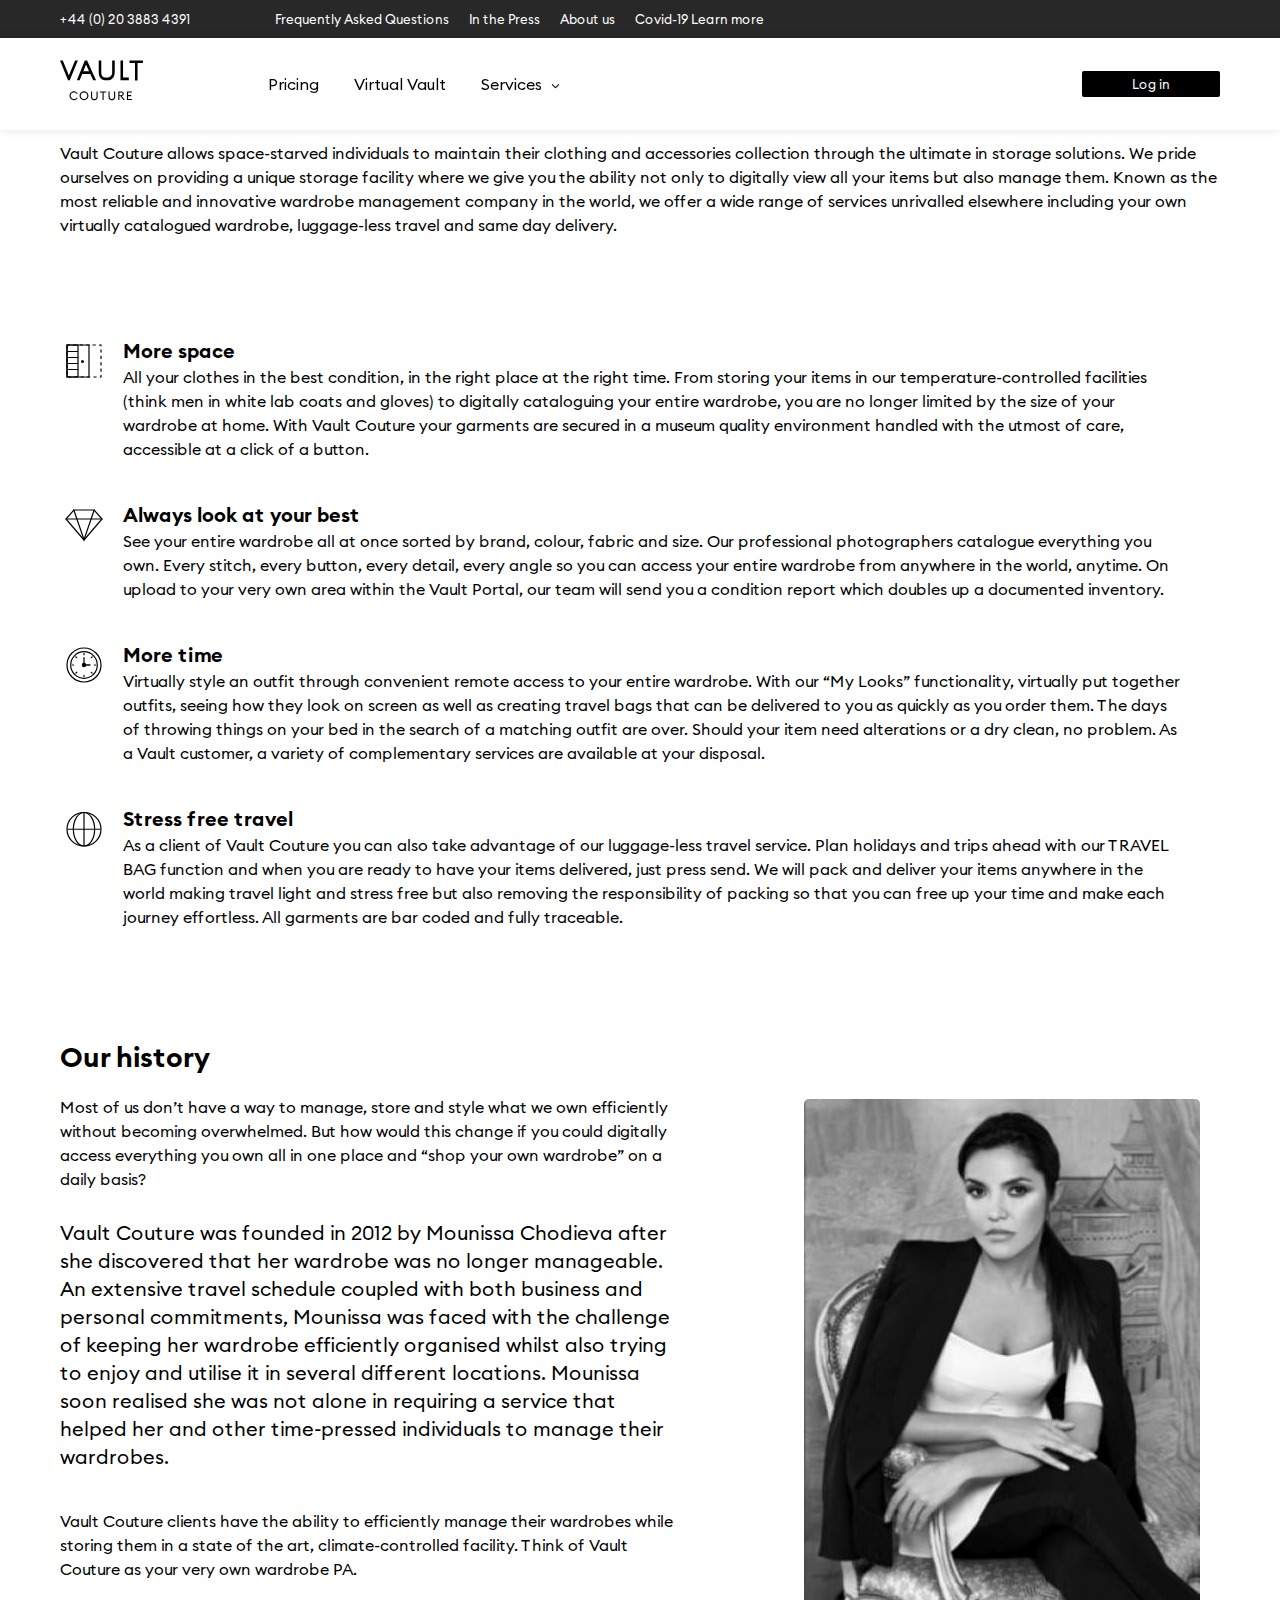
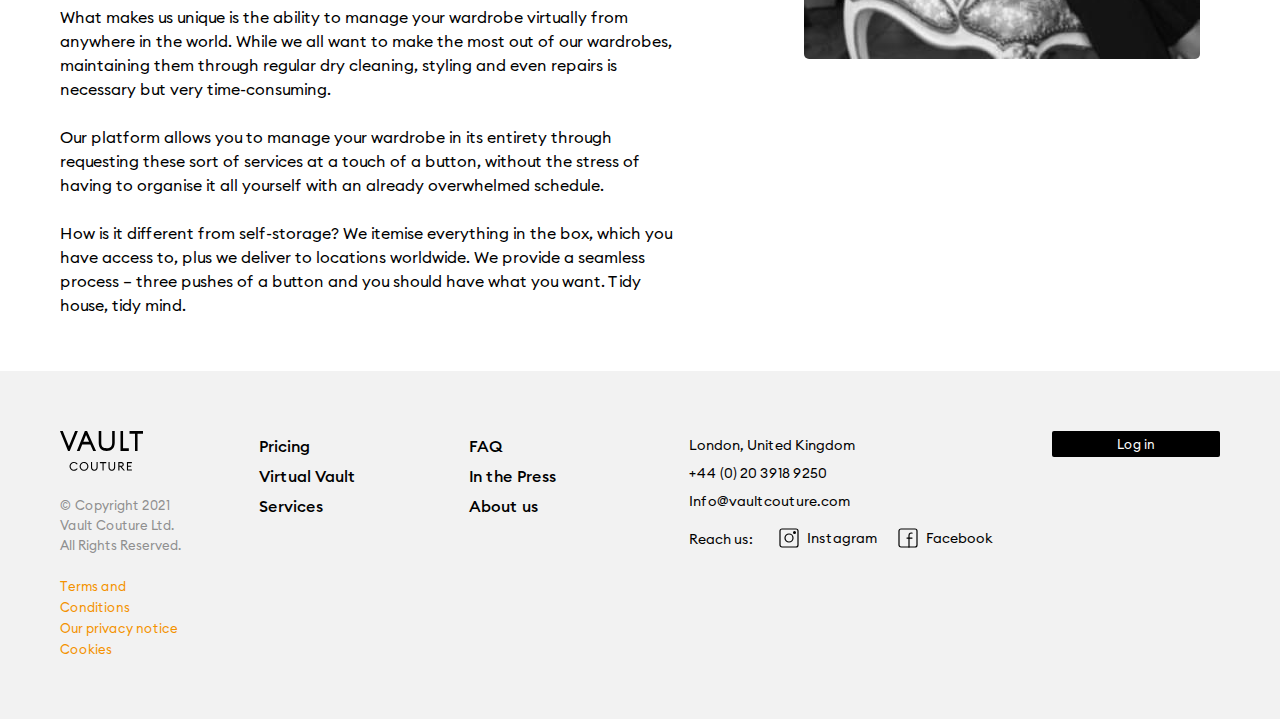
<file: about_us.html>
<!DOCTYPE html>
<html lang="en">
<head>
    <meta charset="UTF-8">
    <meta http-equiv="X-UA-Compatible" content="IE=edge">
    <meta name="viewport" content="width=device-width, initial-scale=1.0">
    <link rel="stylesheet" href="https://unpkg.com/swiper/swiper-bundle.min.css" />
    <link rel="stylesheet" href="css/style.min.css">
    <title>About us</title>
    <script src="https://www.google.com/recaptcha/api.js" async defer></script>
    
</head>
<body>
    
    <div class="wrapper">
        <header class="header header__bgwhite">
    <div class="header__top">
        <div class="container">
            <div class="header__top-in">
                <a href="tel:+44(0)2038834391">+44 (0) 20 3883 4391</a>
                <div class="header__top-center">
                    <a href="#">Frequently Asked Questions</a>
                    <a href="#">In the Press</a>
                    <a href="#">About us</a>
                    <a href="#">Covid-19 Learn more</a>        
                </div>
            </div>
        </div>
    </div>
    <div class="header__bottom header__bottom-bgwhite">
        <div class="container">
            <div class="header__bottom-in">
                <nav class="navbar">
                    <a href="#" class="logotip">
                        <svg xmlns="http://www.w3.org/2000/svg" width="83" height="44" viewBox="0 0 83 44" fill="none">
                            <path d="M13.944 40.144C13.328 40.144 12.752 40.032 12.216 39.808C11.688 39.576 11.224 39.264 10.824 38.872C10.424 38.472 10.108 38.004 9.876 37.468C9.652 36.932 9.54 36.356 9.54 35.74C9.54 35.124 9.652 34.548 9.876 34.012C10.108 33.476 10.424 33.012 10.824 32.62C11.224 32.22 11.688 31.908 12.216 31.684C12.752 31.452 13.328 31.336 13.944 31.336C14.76 31.336 15.496 31.524 16.152 31.9C16.808 32.268 17.328 32.768 17.712 33.4L16.776 33.964C16.48 33.484 16.088 33.104 15.6 32.824C15.12 32.536 14.568 32.392 13.944 32.392C13.48 32.392 13.048 32.48 12.648 32.656C12.248 32.824 11.9 33.06 11.604 33.364C11.316 33.668 11.088 34.024 10.92 34.432C10.752 34.84 10.668 35.276 10.668 35.74C10.668 36.212 10.752 36.652 10.92 37.06C11.088 37.46 11.316 37.812 11.604 38.116C11.9 38.42 12.248 38.66 12.648 38.836C13.048 39.004 13.48 39.088 13.944 39.088C14.568 39.088 15.12 38.948 15.6 38.668C16.088 38.38 16.48 37.996 16.776 37.516L17.712 38.08C17.328 38.712 16.808 39.216 16.152 39.592C15.496 39.96 14.76 40.144 13.944 40.144ZM24.0026 39.088C24.4666 39.088 24.8986 39.004 25.2986 38.836C25.7066 38.66 26.0546 38.42 26.3426 38.116C26.6386 37.812 26.8706 37.46 27.0386 37.06C27.2066 36.652 27.2906 36.212 27.2906 35.74C27.2906 35.276 27.2066 34.84 27.0386 34.432C26.8706 34.024 26.6386 33.668 26.3426 33.364C26.0546 33.06 25.7066 32.824 25.2986 32.656C24.8986 32.48 24.4666 32.392 24.0026 32.392C23.5386 32.392 23.1066 32.48 22.7066 32.656C22.3066 32.824 21.9586 33.06 21.6626 33.364C21.3746 33.668 21.1466 34.024 20.9786 34.432C20.8106 34.84 20.7266 35.276 20.7266 35.74C20.7266 36.212 20.8106 36.652 20.9786 37.06C21.1466 37.46 21.3746 37.812 21.6626 38.116C21.9586 38.42 22.3066 38.66 22.7066 38.836C23.1066 39.004 23.5386 39.088 24.0026 39.088ZM24.0026 40.144C23.3866 40.144 22.8106 40.032 22.2746 39.808C21.7466 39.576 21.2826 39.264 20.8826 38.872C20.4826 38.472 20.1666 38.004 19.9346 37.468C19.7106 36.932 19.5986 36.356 19.5986 35.74C19.5986 35.124 19.7106 34.548 19.9346 34.012C20.1666 33.476 20.4826 33.012 20.8826 32.62C21.2826 32.22 21.7466 31.908 22.2746 31.684C22.8106 31.452 23.3866 31.336 24.0026 31.336C24.6186 31.336 25.1946 31.452 25.7306 31.684C26.2666 31.908 26.7306 32.22 27.1226 32.62C27.5226 33.012 27.8346 33.476 28.0586 34.012C28.2906 34.548 28.4066 35.124 28.4066 35.74C28.4066 36.356 28.2906 36.932 28.0586 37.468C27.8346 38.004 27.5226 38.472 27.1226 38.872C26.7306 39.264 26.2666 39.576 25.7306 39.808C25.1946 40.032 24.6186 40.144 24.0026 40.144ZM34.3169 40.144C33.8209 40.144 33.3689 40.064 32.9609 39.904C32.5529 39.744 32.2009 39.516 31.9049 39.22C31.6169 38.916 31.3889 38.552 31.2209 38.128C31.0609 37.696 30.9809 37.216 30.9809 36.688V31.48H32.0969V36.712C32.0969 37.48 32.2969 38.068 32.6969 38.476C33.1049 38.884 33.6449 39.088 34.3169 39.088C34.9889 39.088 35.5249 38.884 35.9249 38.476C36.3329 38.068 36.5369 37.48 36.5369 36.712V31.48H37.6529V36.688C37.6529 37.216 37.5689 37.696 37.4009 38.128C37.2409 38.552 37.0129 38.916 36.7169 39.22C36.4289 39.516 36.0769 39.744 35.6609 39.904C35.2529 40.064 34.8049 40.144 34.3169 40.144ZM42.524 32.536H39.872V31.48H46.268V32.536H43.616V40H42.524V32.536ZM51.8326 40.144C51.3366 40.144 50.8846 40.064 50.4766 39.904C50.0686 39.744 49.7166 39.516 49.4206 39.22C49.1326 38.916 48.9046 38.552 48.7366 38.128C48.5766 37.696 48.4966 37.216 48.4966 36.688V31.48H49.6126V36.712C49.6126 37.48 49.8126 38.068 50.2126 38.476C50.6206 38.884 51.1606 39.088 51.8326 39.088C52.5046 39.088 53.0406 38.884 53.4406 38.476C53.8486 38.068 54.0526 37.48 54.0526 36.712V31.48H55.1686V36.688C55.1686 37.216 55.0846 37.696 54.9166 38.128C54.7566 38.552 54.5286 38.916 54.2326 39.22C53.9446 39.516 53.5926 39.744 53.1766 39.904C52.7686 40.064 52.3206 40.144 51.8326 40.144ZM58.3116 31.48H61.2156C61.6076 31.48 61.9596 31.536 62.2716 31.648C62.5916 31.76 62.8596 31.92 63.0756 32.128C63.2996 32.336 63.4676 32.584 63.5796 32.872C63.6996 33.16 63.7596 33.48 63.7596 33.832C63.7596 34.456 63.5716 34.968 63.1956 35.368C62.8276 35.768 62.3116 36.016 61.6476 36.112L64.9356 40H63.5316L60.2556 36.124H59.4276V40H58.3116V31.48ZM61.0836 35.128C61.5716 35.128 61.9516 35.02 62.2236 34.804C62.5036 34.588 62.6436 34.264 62.6436 33.832C62.6436 33.4 62.5036 33.072 62.2236 32.848C61.9516 32.624 61.5716 32.512 61.0836 32.512H59.4276V35.128H61.0836ZM66.9288 31.48H71.8968V32.536H68.0448V35.116H71.1768V36.172H68.0448V38.944H71.8968V40H66.9288V31.48Z" fill="white"/>
                            <path fill-rule="evenodd" clip-rule="evenodd" d="M83 3.1206V0.383301H69.5254V3.1206H74.981L74.9816 20.4688H77.5438L77.5433 3.1206H83ZM41.2826 12.1423V0.484379H38.7203V12.1423L38.7223 12.3822C38.806 17.5443 41.608 20.3299 46.6728 20.3299C51.8074 20.3299 54.6493 17.4718 54.7342 12.1656L54.7344 0.484379H52.1721V12.1423L52.1673 12.3418C52.0512 15.9644 50.3663 17.5925 46.6728 17.5925C42.9204 17.5925 41.2826 15.9185 41.2826 12.1423ZM63.0617 0.484379V17.5925H68.8267V20.3299H60.4994V0.484379H63.0617ZM36.0562 20.3295L27.0857 0.484379H24.854L16.84 20.3295H19.6302L22.2258 13.9006H30.3039L33.2101 20.3295H36.0562ZM2.79157 0.484379L8.89292 15.5341L15.0609 0.484379H17.8582L9.7242 20.3297H8.04529L0 0.484379H2.79157ZM23.331 11.1685L26.038 4.46764L29.066 11.1685H23.331Z" fill="white"/>
                        </svg>
                    </a>
                    <ul class="nav__list">
                        <li class="nav__item">
                            <a href="#" class="nav__link">
                                Pricing
                            </a>
                        </li>
                        <li  class="nav__item">
                            <a href="#" class="nav__link">
                                Virtual Vault
                            </a>
                        </li> 
                        <li  class="nav__item">
                            <a href="#" class="nav__link _sub-nav">
                                Services
                            </a>
                            <ul class="sub-nav">
                                <div class="sub-nav__triangle"></div>
                                <li>
                                    <a href="#" class="sub-nav__link">Storage solutions</a>
                                </li>
                                <li>
                                    <a href="#" class="sub-nav__link">Wardrobe organisation</a>
                                </li>
                                <li>
                                    <a href="#" class="sub-nav__link">Furs</a>
                                </li>
                                <li>
                                    <a href="#" class="sub-nav__link">Vault Archive</a>
                                </li>
                                <li>
                                    <a href="#" class="sub-nav__link">Hotels and serviced appartments</a>
                                </li>
                                <li>
                                    <a href="#" class="sub-nav__link">Family Estates and Offices</a>
                                </li>
                            </ul>
                        </li>
                    </ul>
                </nav>
                <div class="login">
                    <a href="#" class="login-link btn btn-white">Log in</a>
                </div>
                <button class="burger__btn burger__btn-bgblack">
                    <span></span>
                </button>
            </div>
        </div>
    </div>
    <div class="header__bottom header__bottom-bgblack">
        <div class="container">
            <div class="header__bottom-in">
                <nav class="navbar">
                    <a href="#" class="logotip">
                        <svg xmlns="http://www.w3.org/2000/svg" width="83" height="44" viewBox="0 0 83 44" fill="none">
                            <path d="M13.944 40.144C13.328 40.144 12.752 40.032 12.216 39.808C11.688 39.576 11.224 39.264 10.824 38.872C10.424 38.472 10.108 38.004 9.876 37.468C9.652 36.932 9.54 36.356 9.54 35.74C9.54 35.124 9.652 34.548 9.876 34.012C10.108 33.476 10.424 33.012 10.824 32.62C11.224 32.22 11.688 31.908 12.216 31.684C12.752 31.452 13.328 31.336 13.944 31.336C14.76 31.336 15.496 31.524 16.152 31.9C16.808 32.268 17.328 32.768 17.712 33.4L16.776 33.964C16.48 33.484 16.088 33.104 15.6 32.824C15.12 32.536 14.568 32.392 13.944 32.392C13.48 32.392 13.048 32.48 12.648 32.656C12.248 32.824 11.9 33.06 11.604 33.364C11.316 33.668 11.088 34.024 10.92 34.432C10.752 34.84 10.668 35.276 10.668 35.74C10.668 36.212 10.752 36.652 10.92 37.06C11.088 37.46 11.316 37.812 11.604 38.116C11.9 38.42 12.248 38.66 12.648 38.836C13.048 39.004 13.48 39.088 13.944 39.088C14.568 39.088 15.12 38.948 15.6 38.668C16.088 38.38 16.48 37.996 16.776 37.516L17.712 38.08C17.328 38.712 16.808 39.216 16.152 39.592C15.496 39.96 14.76 40.144 13.944 40.144ZM24.0026 39.088C24.4666 39.088 24.8986 39.004 25.2986 38.836C25.7066 38.66 26.0546 38.42 26.3426 38.116C26.6386 37.812 26.8706 37.46 27.0386 37.06C27.2066 36.652 27.2906 36.212 27.2906 35.74C27.2906 35.276 27.2066 34.84 27.0386 34.432C26.8706 34.024 26.6386 33.668 26.3426 33.364C26.0546 33.06 25.7066 32.824 25.2986 32.656C24.8986 32.48 24.4666 32.392 24.0026 32.392C23.5386 32.392 23.1066 32.48 22.7066 32.656C22.3066 32.824 21.9586 33.06 21.6626 33.364C21.3746 33.668 21.1466 34.024 20.9786 34.432C20.8106 34.84 20.7266 35.276 20.7266 35.74C20.7266 36.212 20.8106 36.652 20.9786 37.06C21.1466 37.46 21.3746 37.812 21.6626 38.116C21.9586 38.42 22.3066 38.66 22.7066 38.836C23.1066 39.004 23.5386 39.088 24.0026 39.088ZM24.0026 40.144C23.3866 40.144 22.8106 40.032 22.2746 39.808C21.7466 39.576 21.2826 39.264 20.8826 38.872C20.4826 38.472 20.1666 38.004 19.9346 37.468C19.7106 36.932 19.5986 36.356 19.5986 35.74C19.5986 35.124 19.7106 34.548 19.9346 34.012C20.1666 33.476 20.4826 33.012 20.8826 32.62C21.2826 32.22 21.7466 31.908 22.2746 31.684C22.8106 31.452 23.3866 31.336 24.0026 31.336C24.6186 31.336 25.1946 31.452 25.7306 31.684C26.2666 31.908 26.7306 32.22 27.1226 32.62C27.5226 33.012 27.8346 33.476 28.0586 34.012C28.2906 34.548 28.4066 35.124 28.4066 35.74C28.4066 36.356 28.2906 36.932 28.0586 37.468C27.8346 38.004 27.5226 38.472 27.1226 38.872C26.7306 39.264 26.2666 39.576 25.7306 39.808C25.1946 40.032 24.6186 40.144 24.0026 40.144ZM34.3169 40.144C33.8209 40.144 33.3689 40.064 32.9609 39.904C32.5529 39.744 32.2009 39.516 31.9049 39.22C31.6169 38.916 31.3889 38.552 31.2209 38.128C31.0609 37.696 30.9809 37.216 30.9809 36.688V31.48H32.0969V36.712C32.0969 37.48 32.2969 38.068 32.6969 38.476C33.1049 38.884 33.6449 39.088 34.3169 39.088C34.9889 39.088 35.5249 38.884 35.9249 38.476C36.3329 38.068 36.5369 37.48 36.5369 36.712V31.48H37.6529V36.688C37.6529 37.216 37.5689 37.696 37.4009 38.128C37.2409 38.552 37.0129 38.916 36.7169 39.22C36.4289 39.516 36.0769 39.744 35.6609 39.904C35.2529 40.064 34.8049 40.144 34.3169 40.144ZM42.524 32.536H39.872V31.48H46.268V32.536H43.616V40H42.524V32.536ZM51.8326 40.144C51.3366 40.144 50.8846 40.064 50.4766 39.904C50.0686 39.744 49.7166 39.516 49.4206 39.22C49.1326 38.916 48.9046 38.552 48.7366 38.128C48.5766 37.696 48.4966 37.216 48.4966 36.688V31.48H49.6126V36.712C49.6126 37.48 49.8126 38.068 50.2126 38.476C50.6206 38.884 51.1606 39.088 51.8326 39.088C52.5046 39.088 53.0406 38.884 53.4406 38.476C53.8486 38.068 54.0526 37.48 54.0526 36.712V31.48H55.1686V36.688C55.1686 37.216 55.0846 37.696 54.9166 38.128C54.7566 38.552 54.5286 38.916 54.2326 39.22C53.9446 39.516 53.5926 39.744 53.1766 39.904C52.7686 40.064 52.3206 40.144 51.8326 40.144ZM58.3116 31.48H61.2156C61.6076 31.48 61.9596 31.536 62.2716 31.648C62.5916 31.76 62.8596 31.92 63.0756 32.128C63.2996 32.336 63.4676 32.584 63.5796 32.872C63.6996 33.16 63.7596 33.48 63.7596 33.832C63.7596 34.456 63.5716 34.968 63.1956 35.368C62.8276 35.768 62.3116 36.016 61.6476 36.112L64.9356 40H63.5316L60.2556 36.124H59.4276V40H58.3116V31.48ZM61.0836 35.128C61.5716 35.128 61.9516 35.02 62.2236 34.804C62.5036 34.588 62.6436 34.264 62.6436 33.832C62.6436 33.4 62.5036 33.072 62.2236 32.848C61.9516 32.624 61.5716 32.512 61.0836 32.512H59.4276V35.128H61.0836ZM66.9288 31.48H71.8968V32.536H68.0448V35.116H71.1768V36.172H68.0448V38.944H71.8968V40H66.9288V31.48Z" fill="white"/>
                            <path fill-rule="evenodd" clip-rule="evenodd" d="M83 3.1206V0.383301H69.5254V3.1206H74.981L74.9816 20.4688H77.5438L77.5433 3.1206H83ZM41.2826 12.1423V0.484379H38.7203V12.1423L38.7223 12.3822C38.806 17.5443 41.608 20.3299 46.6728 20.3299C51.8074 20.3299 54.6493 17.4718 54.7342 12.1656L54.7344 0.484379H52.1721V12.1423L52.1673 12.3418C52.0512 15.9644 50.3663 17.5925 46.6728 17.5925C42.9204 17.5925 41.2826 15.9185 41.2826 12.1423ZM63.0617 0.484379V17.5925H68.8267V20.3299H60.4994V0.484379H63.0617ZM36.0562 20.3295L27.0857 0.484379H24.854L16.84 20.3295H19.6302L22.2258 13.9006H30.3039L33.2101 20.3295H36.0562ZM2.79157 0.484379L8.89292 15.5341L15.0609 0.484379H17.8582L9.7242 20.3297H8.04529L0 0.484379H2.79157ZM23.331 11.1685L26.038 4.46764L29.066 11.1685H23.331Z" fill="white"/>
                        </svg>
                    </a>
                    <ul class="nav__list">
                        <li class="nav__item">
                            <a href="#" class="nav__link">
                                Pricing
                            </a>
                        </li>
                        <li  class="nav__item">
                            <a href="#" class="nav__link">
                                Virtual Vault
                            </a>
                        </li> 
                        <li  class="nav__item">
                            <a href="#" class="nav__link _sub-nav">
                                Services
                            </a>
                            <ul class="sub-nav">
                                <div class="sub-nav__triangle"></div>
                                <li>
                                    <a href="#" class="sub-nav__link">Storage solutions</a>
                                </li>
                                <li>
                                    <a href="#" class="sub-nav__link">Wardrobe organisation</a>
                                </li>
                                <li>
                                    <a href="#" class="sub-nav__link">Furs</a>
                                </li>
                                <li>
                                    <a href="#" class="sub-nav__link">Vault Archive</a>
                                </li>
                                <li>
                                    <a href="#" class="sub-nav__link">Hotels and serviced appartments</a>
                                </li>
                                <li>
                                    <a href="#" class="sub-nav__link">Family Estates and Offices</a>
                                </li>
                            </ul>
                        </li>
                    </ul>
                </nav>
                <div class="login">
                    <a href="#" class="login-link btn btn-white">Log in</a>
                </div>
                <button class="burger__btn burger__btn-bgwhite">
                    <span></span>
                </button>
            </div>
        </div>
    </div>
        
</header>
 
        <main class="main">

            <div class="about_us-head">
    <div class="container">
        <div class="page__head">
            <h1 class="page__head-title">About us</h1>
            <p class="page__head-inftext">Vault Couture allows space-starved individuals to maintain their clothing and accessories collection through the ultimate in storage solutions. We pride ourselves on providing a unique storage facility where we give you the ability not only to digitally view all your items but also manage them. Known as the most reliable and innovative wardrobe management company in the world, we offer a wide range of services unrivalled elsewhere including your own virtually catalogued wardrobe, luggage-less travel and same day delivery.</p>
        </div
    </div>
</div>

<div class="about_us-list">
    <div class="container">
        <div class="page__list page__list-about_us">
            
            <ul class="page__list-list">
                
                <li class="page__list-item">
                    <img src="img/about-us/about-us_list-item1.svg" alt="img">
                    <div class="page__list-text">
                        <h5 class="page__list-title">More space</h5>
                        All your clothes in the best condition, in the right place at the right time. From storing your items in our temperature-controlled facilities (think men in white lab coats and gloves) to digitally cataloguing your entire wardrobe, you are no longer limited by the size of your wardrobe at home. With Vault Couture your garments are secured in a museum quality environment handled with the utmost of care, accessible at a click of a button.
                    </div>
                </li>
                <li class="page__list-item">
                    <img src="img/about-us/about-us_list-item2.svg" alt="img">
                    <div class="page__list-text">
                        <h5 class="page__list-title">Always look at your best</h5>
                        See your entire wardrobe all at once sorted by brand, colour, fabric and size. Our professional photographers catalogue everything you own. Every stitch, every button, every detail, every angle so you can access your entire wardrobe from anywhere in the world, anytime. On upload to your very own area within the Vault Portal, our team will send you a condition report which doubles up a documented inventory.
                    </div>
                </li>
                <li class="page__list-item">
                    <img src="img/about-us/about-us_list-item3.svg" alt="img">
                    <div class="page__list-text">
                        <h5 class="page__list-title">More time</h5>
                        Virtually style an outfit through convenient remote access to your entire wardrobe. With our “My Looks” functionality, virtually put together outfits, seeing how they look on screen as well as creating travel bags that can be delivered to you as quickly as you order them. The days of throwing things on your bed in the search of a matching outfit are over. Should your item need alterations or a dry clean, no problem. As a Vault customer, a variety of complementary services are available at your disposal.
                    </div>
                </li>
                <li class="page__list-item">
                    <img src="img/about-us/about-us_list-item4.svg" alt="img">
                    <div class="page__list-text">
                        <h5 class="page__list-title">Stress free travel</h5>
                        As a client of Vault Couture you can also take advantage of our luggage-less travel service. Plan holidays and trips ahead with our TRAVEL BAG function and when you are ready to have your items delivered, just press send. We will pack and deliver your items anywhere in the world making travel light and stress free but also removing the responsibility of packing so that you can free up your time and make each journey effortless. All garments are bar coded and fully traceable.
                    </div>
                </li>
            </ul>
        </div>
    </div>
</div>

<div class="about_us-content">
    <div class="container">
        <div class="about_us-content-in">
            <div class="block__2col block__2col-about_us">
                <div class="block__2col-col_text">
                    <h3 class="block__2col-title basic_title">
                        Our history
                    </h3>
                    <div class="block__2col-text">
                        <div class="block__2col-text-s">
                            Most of us don’t have a way to manage, store and style what we own efficiently without becoming overwhelmed. But how would this change if you could digitally access everything you own all in one place and “shop your own wardrobe” on a daily basis?
                        </div>
                        <div class="block__2col-text-b">
                            Vault Couture was founded in 2012 by Mounissa Chodieva after she discovered that her wardrobe was no longer manageable. An extensive travel schedule coupled with both business and personal commitments, Mounissa was faced with the challenge of keeping her wardrobe efficiently organised whilst also trying to enjoy and utilise it in several different locations. Mounissa soon realised she was not alone in requiring a service that helped her and other time-pressed individuals to manage their wardrobes. 
                            <img class="mobile-image-aboutus" src="img/about-us/about-us.jpg" alt="img">
                        </div>
                        <div class="block__2col-text-s">
                            Vault Couture clients have the ability to efficiently manage their wardrobes while storing them in a state of the art, climate-controlled facility. Think of Vault Couture as your very own wardrobe PA. <br><br>
                            What makes us unique is the ability to manage your wardrobe virtually from anywhere in the world. While we all want to make the most out of our wardrobes, maintaining them through regular dry cleaning, styling and even repairs is necessary but very time-consuming. <br><br>
                            Our platform allows you to manage your wardrobe in its entirety through requesting these sort of services at a touch of a button, without the stress of having to organise it all yourself with an already overwhelmed schedule. <br><br>
                            How is it different from self-storage? We itemise everything in the box, which you have access to, plus we deliver to locations worldwide. We provide a seamless process – three pushes of a button and you should have what you want. Tidy house, tidy mind. <br><br>
                        </div>
                    </div>
                </div>
                <div class="block__2col-col_img">
                    <img src="img/about-us/about-us.jpg" alt="img">
                </div>
            </div>
        </div>
    </div>
</div>
            

           

        </main>
        <footer class="footer">
    <div class="container">
        <div class="footer-in">
            <div class="footer-col col-1">
                <a href="#" class="flogotip-link">
                    <img src="img/logotip-black.svg" alt="logo">
                </a>
                <div class="footer-col1-text">
                    <p>© Copyright 2021 Vault Couture Ltd. All Rights Reserved.</p>
                    <ul>
                        <li>
                            <a href="#">
                                Terms and Conditions
                            </a>
                        </li>
                        <li>
                            <a href="#">
                                Our privacy notice
                            </a>
                        </li>
                        <li>
                            <a href="#">
                                Cookies
                            </a>
                        </li>
                    </ul>
                </div>
            </div>
            <div class="footer-col col-2">
                <ul>
                    <li>
                        <a href="#">
                            Pricing
                        </a>
                    </li>
                    <li>
                        <a href="#">                                   
                            Virtual Vault
                        </a>
                    </li>
                    <li>
                        <a href="#">
                            Services
                        </a>
                    </li>
                </ul>
                <ul>
                    <li>
                        <a href="#">
                            FAQ
                        </a>
                    </li>
                    <li>
                        <a href="#">
                            In the Press
                        </a>
                    </li>
                    <li>
                        <a href="#">
                            About us
                        </a>
                    </li>

                </ul>
            </div>
            <div class="footer-col col-3">
                <a href="https://goo.gl/maps/6fH6s2bpgksGekZ76" target="_blank">
                    London, United Kingdom 
                </a>
                <a href="tel:+4402039189250">
                    +44 (0) 20 3918 9250
                </a>
                <a href="mailto:Info@vaultcouture.com" target="_blank">
                    Info@vaultcouture.com
                </a>
                <div class="social__box"> 
                    <p>Reach us:</p>
                    <a href="instagram.com" target="_blank">
                        <svg xmlns="http://www.w3.org/2000/svg" width="20" height="20" viewBox="0 0 20 20" fill="none">
                            <rect x="1" y="1" width="18" height="18" rx="2" stroke="black" stroke-width="1.2" stroke-linecap="round" stroke-linejoin="round"/>
                            <circle cx="10" cy="10" r="4" stroke="black" stroke-width="1.2" stroke-linecap="round" stroke-linejoin="round"/>
                            <circle cx="15.5" cy="4.5" r="1.5" fill="black"/>
                        </svg>
                        Instagram
                    </a>
                    <a href="facebook.com" target="_blank">
                        <svg xmlns="http://www.w3.org/2000/svg" width="20" height="20" viewBox="0 0 20 20" fill="none">
                            <rect x="1" y="1" width="18" height="18" rx="2" stroke="black" stroke-width="1.2" stroke-linecap="round" stroke-linejoin="round"/>
                            <path d="M14 5.04002C13 4.87335 11 5.14002 11 7.54002C11 9.94002 11 16.2067 11 19.04" stroke="black" stroke-width="1.2" stroke-linecap="round" stroke-linejoin="round"/>
                            <path d="M9 10.04H14" stroke="black" stroke-width="1.2" stroke-linecap="round" stroke-linejoin="round"/>
                        </svg>
                        Facebook
                    </a>
                </div>
            </div>
            <div class="footer-col col-4">
                <a href="#" class="login-link btn btn-black">Log in</a>
            </div>

        </div>
    </div>
</footer>

<div class="mobile__menu">
    <div class="mobile__menu-header">
        <ul class="mobile__menu-nav">
            <li class="mobile__menu-item">
                <a href="#" class="mobile__menu-link right-arrow bottom-border font-bolder">
                    Pricing
                </a>
            </li>
            <li class="mobile__menu-item">
                <a href="#" class="mobile__menu-link right-arrow bottom-border font-bolder">
                    Virtual Vault
                </a>
            </li>
            <li class="mobile__menu-item">
                <a href="#" class="mobile__menu-link  font-bolder">
                    Services
                </a>
            </li>
            <li class="mobile__menu-item">
                <a href="#" class="mobile__menu-link ">
                    Storage solutions
                </a>
            </li>
            <li class="mobile__menu-item">
                <a href="#" class="mobile__menu-link ">
                    Wardrobe organisation
                </a>
            </li>
            <li class="mobile__menu-item">
                <a href="#" class="mobile__menu-link ">
                    Furs
                </a>
            </li>
            <li class="mobile__menu-item">
                <a href="#" class="mobile__menu-link ">
                    Vault Archive
                </a>
            </li>
            <li class="mobile__menu-item">
                <a href="#" class="mobile__menu-link ">
                    Hotels and serviced appartments
                </a>
            </li>
            <li class="mobile__menu-item">
                <a href="#" class="mobile__menu-link bottom-border">
                    Family Estates and Offices
                </a>
            </li>
            <li class="mobile__menu-item">
                <a href="#" class="mobile__menu-link ">
                    Frequently asked questions
                </a>
            </li>
            <li class="mobile__menu-item">
                <a href="#" class="mobile__menu-link ">
                    In the press
                </a>
            </li>
            <li class="mobile__menu-item">
                <a href="#" class="mobile__menu-link ">
                    About us
                </a>
            </li>
            <li class="mobile__menu-item">
                <a href="#" class="mobile__menu-link bottom-border">
                    Covid-19 Learn more
                </a>
            </li>

        </ul>
    </div>
    <div class="mobile__menu-footer footer-col col-3">
        <a href="https://goo.gl/maps/6fH6s2bpgksGekZ76" target="_blank">
            London, United Kingdom 
        </a>
        <a href="tel:+4402039189250">
            +44 (0) 20 3918 9250
        </a>
        <a href="mailto:Info@vaultcouture.com" target="_blank">
            Info@vaultcouture.com
        </a>
        <p>Reach us:</p>
        <div class="social__box">
            <a href="instagram.com" target="_blank">
                <svg xmlns="http://www.w3.org/2000/svg" width="20" height="20" viewBox="0 0 20 20" fill="none">
                    <rect x="1" y="1" width="18" height="18" rx="2" stroke="black" stroke-width="1.2" stroke-linecap="round" stroke-linejoin="round"/>
                    <circle cx="10" cy="10" r="4" stroke="black" stroke-width="1.2" stroke-linecap="round" stroke-linejoin="round"/>
                    <circle cx="15.5" cy="4.5" r="1.5" fill="black"/>
                </svg>
                Instagram
            </a>
            <a href="facebook.com" target="_blank">
                <svg xmlns="http://www.w3.org/2000/svg" width="20" height="20" viewBox="0 0 20 20" fill="none">
                    <rect x="1" y="1" width="18" height="18" rx="2" stroke="black" stroke-width="1.2" stroke-linecap="round" stroke-linejoin="round"/>
                    <path d="M14 5.04002C13 4.87335 11 5.14002 11 7.54002C11 9.94002 11 16.2067 11 19.04" stroke="black" stroke-width="1.2" stroke-linecap="round" stroke-linejoin="round"/>
                    <path d="M9 10.04H14" stroke="black" stroke-width="1.2" stroke-linecap="round" stroke-linejoin="round"/>
                </svg>
                Facebook
            </a>
        </div>
    </div>
</div>

<!-- <div class="mobile__menu-overlay"></div> -->


    </div>

    



    
    <script src="https://cdnjs.cloudflare.com/ajax/libs/jquery/3.6.0/jquery.min.js"></script>
    <script src="https://unpkg.com/swiper/swiper-bundle.min.js"></script>
    <script src="js/script.min.js"></script>
</body>
</html>
</file>
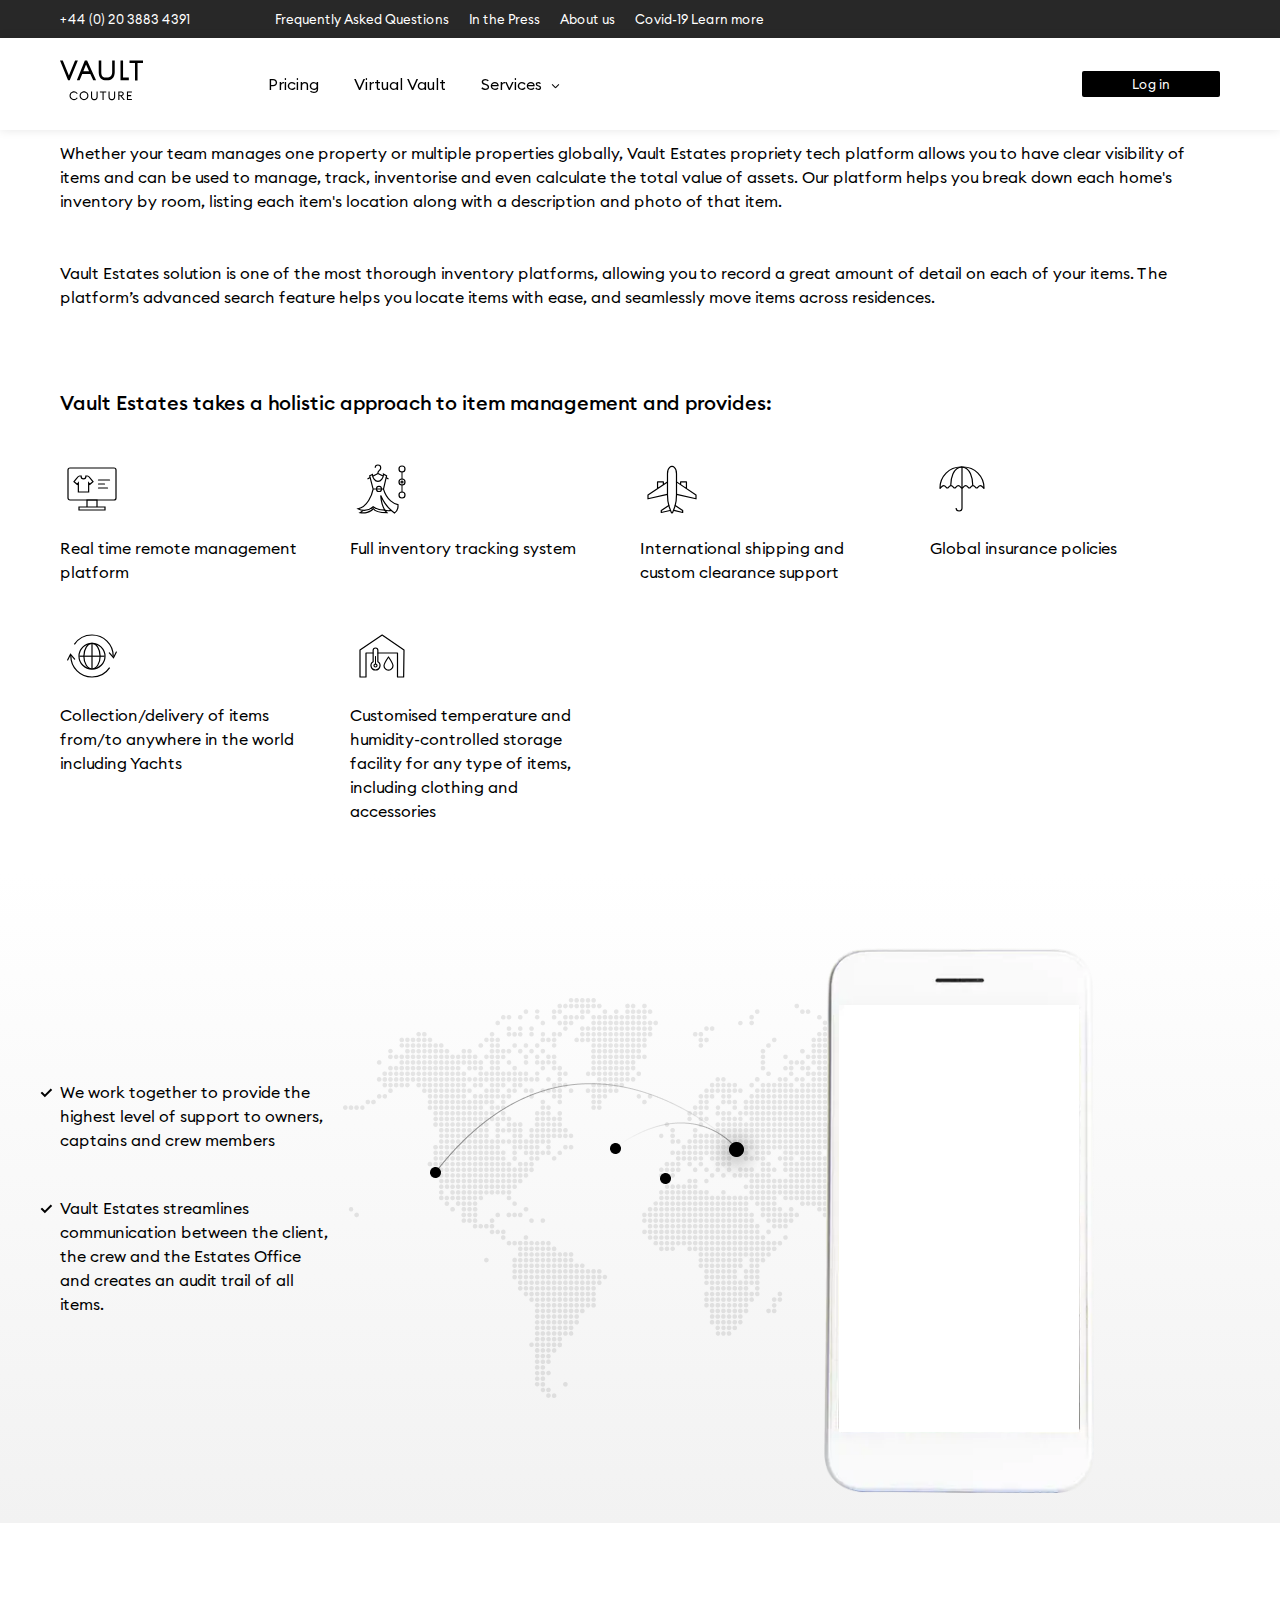
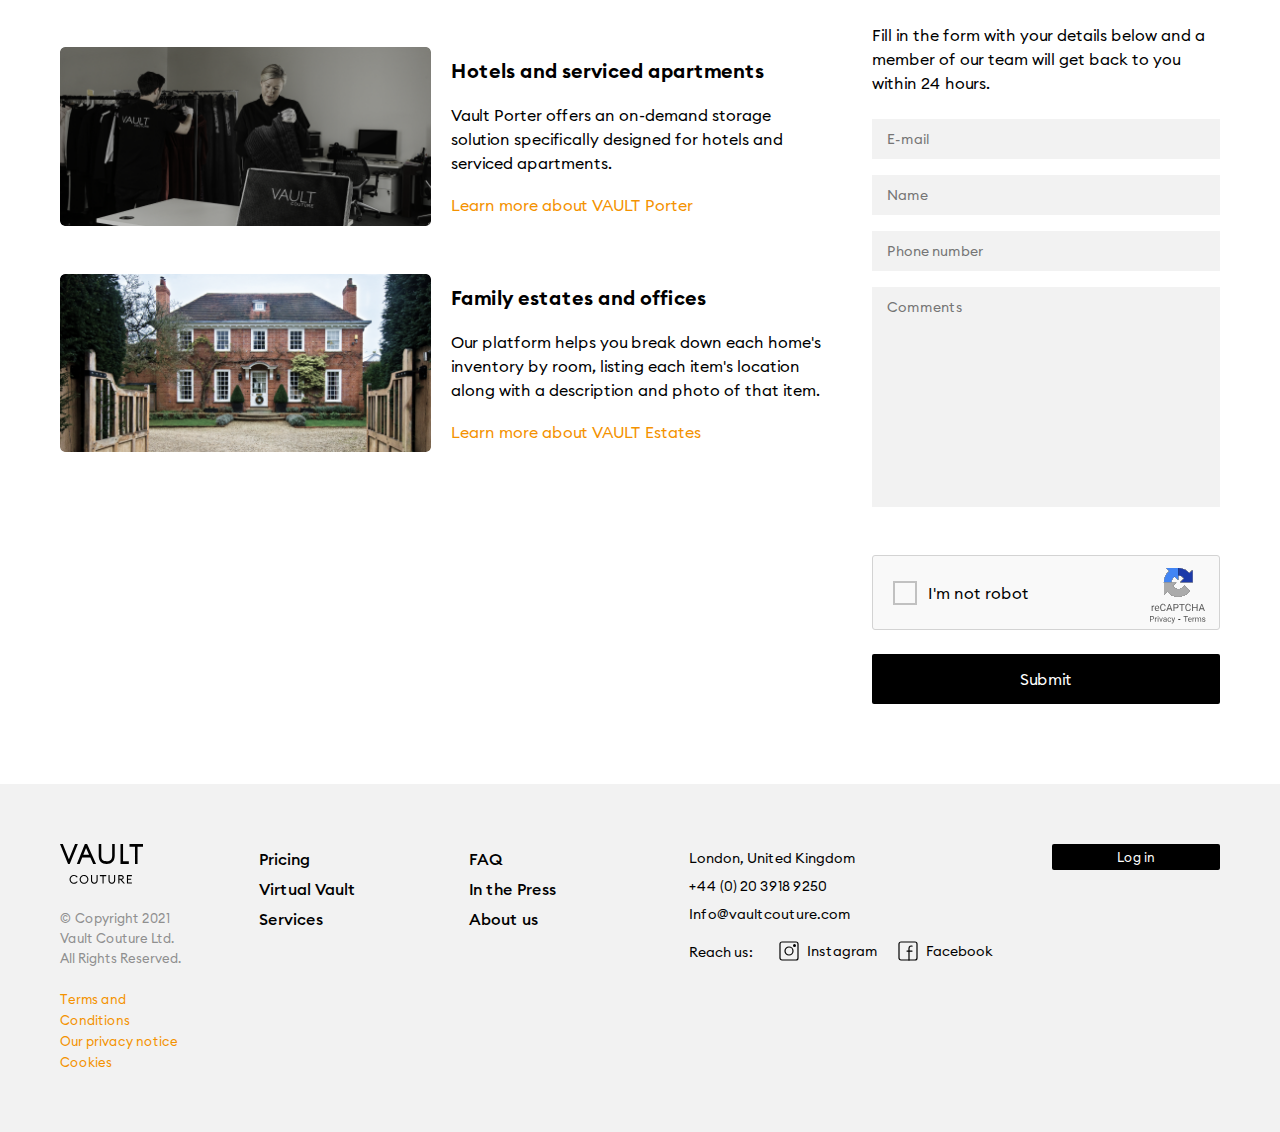
<file: family_estates_offices.html>
<!DOCTYPE html>
<html lang="en">
<head>
    <meta charset="UTF-8">
    <meta http-equiv="X-UA-Compatible" content="IE=edge">
    <meta name="viewport" content="width=device-width, initial-scale=1.0">
    <link rel="stylesheet" href="https://unpkg.com/swiper/swiper-bundle.min.css" />
    <link rel="stylesheet" href="css/style.min.css">
    <title>family_estates_offices</title>
    <script src="https://www.google.com/recaptcha/api.js" async defer></script>
    
</head>
<body>
    
    <div class="wrapper">
        <header class="header header__bgwhite">
    <div class="header__top">
        <div class="container">
            <div class="header__top-in">
                <a href="tel:+44(0)2038834391">+44 (0) 20 3883 4391</a>
                <div class="header__top-center">
                    <a href="#">Frequently Asked Questions</a>
                    <a href="#">In the Press</a>
                    <a href="#">About us</a>
                    <a href="#">Covid-19 Learn more</a>        
                </div>
            </div>
        </div>
    </div>
    <div class="header__bottom header__bottom-bgwhite">
        <div class="container">
            <div class="header__bottom-in">
                <nav class="navbar">
                    <a href="#" class="logotip">
                        <svg xmlns="http://www.w3.org/2000/svg" width="83" height="44" viewBox="0 0 83 44" fill="none">
                            <path d="M13.944 40.144C13.328 40.144 12.752 40.032 12.216 39.808C11.688 39.576 11.224 39.264 10.824 38.872C10.424 38.472 10.108 38.004 9.876 37.468C9.652 36.932 9.54 36.356 9.54 35.74C9.54 35.124 9.652 34.548 9.876 34.012C10.108 33.476 10.424 33.012 10.824 32.62C11.224 32.22 11.688 31.908 12.216 31.684C12.752 31.452 13.328 31.336 13.944 31.336C14.76 31.336 15.496 31.524 16.152 31.9C16.808 32.268 17.328 32.768 17.712 33.4L16.776 33.964C16.48 33.484 16.088 33.104 15.6 32.824C15.12 32.536 14.568 32.392 13.944 32.392C13.48 32.392 13.048 32.48 12.648 32.656C12.248 32.824 11.9 33.06 11.604 33.364C11.316 33.668 11.088 34.024 10.92 34.432C10.752 34.84 10.668 35.276 10.668 35.74C10.668 36.212 10.752 36.652 10.92 37.06C11.088 37.46 11.316 37.812 11.604 38.116C11.9 38.42 12.248 38.66 12.648 38.836C13.048 39.004 13.48 39.088 13.944 39.088C14.568 39.088 15.12 38.948 15.6 38.668C16.088 38.38 16.48 37.996 16.776 37.516L17.712 38.08C17.328 38.712 16.808 39.216 16.152 39.592C15.496 39.96 14.76 40.144 13.944 40.144ZM24.0026 39.088C24.4666 39.088 24.8986 39.004 25.2986 38.836C25.7066 38.66 26.0546 38.42 26.3426 38.116C26.6386 37.812 26.8706 37.46 27.0386 37.06C27.2066 36.652 27.2906 36.212 27.2906 35.74C27.2906 35.276 27.2066 34.84 27.0386 34.432C26.8706 34.024 26.6386 33.668 26.3426 33.364C26.0546 33.06 25.7066 32.824 25.2986 32.656C24.8986 32.48 24.4666 32.392 24.0026 32.392C23.5386 32.392 23.1066 32.48 22.7066 32.656C22.3066 32.824 21.9586 33.06 21.6626 33.364C21.3746 33.668 21.1466 34.024 20.9786 34.432C20.8106 34.84 20.7266 35.276 20.7266 35.74C20.7266 36.212 20.8106 36.652 20.9786 37.06C21.1466 37.46 21.3746 37.812 21.6626 38.116C21.9586 38.42 22.3066 38.66 22.7066 38.836C23.1066 39.004 23.5386 39.088 24.0026 39.088ZM24.0026 40.144C23.3866 40.144 22.8106 40.032 22.2746 39.808C21.7466 39.576 21.2826 39.264 20.8826 38.872C20.4826 38.472 20.1666 38.004 19.9346 37.468C19.7106 36.932 19.5986 36.356 19.5986 35.74C19.5986 35.124 19.7106 34.548 19.9346 34.012C20.1666 33.476 20.4826 33.012 20.8826 32.62C21.2826 32.22 21.7466 31.908 22.2746 31.684C22.8106 31.452 23.3866 31.336 24.0026 31.336C24.6186 31.336 25.1946 31.452 25.7306 31.684C26.2666 31.908 26.7306 32.22 27.1226 32.62C27.5226 33.012 27.8346 33.476 28.0586 34.012C28.2906 34.548 28.4066 35.124 28.4066 35.74C28.4066 36.356 28.2906 36.932 28.0586 37.468C27.8346 38.004 27.5226 38.472 27.1226 38.872C26.7306 39.264 26.2666 39.576 25.7306 39.808C25.1946 40.032 24.6186 40.144 24.0026 40.144ZM34.3169 40.144C33.8209 40.144 33.3689 40.064 32.9609 39.904C32.5529 39.744 32.2009 39.516 31.9049 39.22C31.6169 38.916 31.3889 38.552 31.2209 38.128C31.0609 37.696 30.9809 37.216 30.9809 36.688V31.48H32.0969V36.712C32.0969 37.48 32.2969 38.068 32.6969 38.476C33.1049 38.884 33.6449 39.088 34.3169 39.088C34.9889 39.088 35.5249 38.884 35.9249 38.476C36.3329 38.068 36.5369 37.48 36.5369 36.712V31.48H37.6529V36.688C37.6529 37.216 37.5689 37.696 37.4009 38.128C37.2409 38.552 37.0129 38.916 36.7169 39.22C36.4289 39.516 36.0769 39.744 35.6609 39.904C35.2529 40.064 34.8049 40.144 34.3169 40.144ZM42.524 32.536H39.872V31.48H46.268V32.536H43.616V40H42.524V32.536ZM51.8326 40.144C51.3366 40.144 50.8846 40.064 50.4766 39.904C50.0686 39.744 49.7166 39.516 49.4206 39.22C49.1326 38.916 48.9046 38.552 48.7366 38.128C48.5766 37.696 48.4966 37.216 48.4966 36.688V31.48H49.6126V36.712C49.6126 37.48 49.8126 38.068 50.2126 38.476C50.6206 38.884 51.1606 39.088 51.8326 39.088C52.5046 39.088 53.0406 38.884 53.4406 38.476C53.8486 38.068 54.0526 37.48 54.0526 36.712V31.48H55.1686V36.688C55.1686 37.216 55.0846 37.696 54.9166 38.128C54.7566 38.552 54.5286 38.916 54.2326 39.22C53.9446 39.516 53.5926 39.744 53.1766 39.904C52.7686 40.064 52.3206 40.144 51.8326 40.144ZM58.3116 31.48H61.2156C61.6076 31.48 61.9596 31.536 62.2716 31.648C62.5916 31.76 62.8596 31.92 63.0756 32.128C63.2996 32.336 63.4676 32.584 63.5796 32.872C63.6996 33.16 63.7596 33.48 63.7596 33.832C63.7596 34.456 63.5716 34.968 63.1956 35.368C62.8276 35.768 62.3116 36.016 61.6476 36.112L64.9356 40H63.5316L60.2556 36.124H59.4276V40H58.3116V31.48ZM61.0836 35.128C61.5716 35.128 61.9516 35.02 62.2236 34.804C62.5036 34.588 62.6436 34.264 62.6436 33.832C62.6436 33.4 62.5036 33.072 62.2236 32.848C61.9516 32.624 61.5716 32.512 61.0836 32.512H59.4276V35.128H61.0836ZM66.9288 31.48H71.8968V32.536H68.0448V35.116H71.1768V36.172H68.0448V38.944H71.8968V40H66.9288V31.48Z" fill="white"/>
                            <path fill-rule="evenodd" clip-rule="evenodd" d="M83 3.1206V0.383301H69.5254V3.1206H74.981L74.9816 20.4688H77.5438L77.5433 3.1206H83ZM41.2826 12.1423V0.484379H38.7203V12.1423L38.7223 12.3822C38.806 17.5443 41.608 20.3299 46.6728 20.3299C51.8074 20.3299 54.6493 17.4718 54.7342 12.1656L54.7344 0.484379H52.1721V12.1423L52.1673 12.3418C52.0512 15.9644 50.3663 17.5925 46.6728 17.5925C42.9204 17.5925 41.2826 15.9185 41.2826 12.1423ZM63.0617 0.484379V17.5925H68.8267V20.3299H60.4994V0.484379H63.0617ZM36.0562 20.3295L27.0857 0.484379H24.854L16.84 20.3295H19.6302L22.2258 13.9006H30.3039L33.2101 20.3295H36.0562ZM2.79157 0.484379L8.89292 15.5341L15.0609 0.484379H17.8582L9.7242 20.3297H8.04529L0 0.484379H2.79157ZM23.331 11.1685L26.038 4.46764L29.066 11.1685H23.331Z" fill="white"/>
                        </svg>
                    </a>
                    <ul class="nav__list">
                        <li class="nav__item">
                            <a href="#" class="nav__link">
                                Pricing
                            </a>
                        </li>
                        <li  class="nav__item">
                            <a href="#" class="nav__link">
                                Virtual Vault
                            </a>
                        </li> 
                        <li  class="nav__item">
                            <a href="#" class="nav__link _sub-nav">
                                Services
                            </a>
                            <ul class="sub-nav">
                                <div class="sub-nav__triangle"></div>
                                <li>
                                    <a href="#" class="sub-nav__link">Storage solutions</a>
                                </li>
                                <li>
                                    <a href="#" class="sub-nav__link">Wardrobe organisation</a>
                                </li>
                                <li>
                                    <a href="#" class="sub-nav__link">Furs</a>
                                </li>
                                <li>
                                    <a href="#" class="sub-nav__link">Vault Archive</a>
                                </li>
                                <li>
                                    <a href="#" class="sub-nav__link">Hotels and serviced appartments</a>
                                </li>
                                <li>
                                    <a href="#" class="sub-nav__link">Family Estates and Offices</a>
                                </li>
                            </ul>
                        </li>
                    </ul>
                </nav>
                <div class="login">
                    <a href="#" class="login-link btn btn-white">Log in</a>
                </div>
                <button class="burger__btn burger__btn-bgblack">
                    <span></span>
                </button>
            </div>
        </div>
    </div>
    <div class="header__bottom header__bottom-bgblack">
        <div class="container">
            <div class="header__bottom-in">
                <nav class="navbar">
                    <a href="#" class="logotip">
                        <svg xmlns="http://www.w3.org/2000/svg" width="83" height="44" viewBox="0 0 83 44" fill="none">
                            <path d="M13.944 40.144C13.328 40.144 12.752 40.032 12.216 39.808C11.688 39.576 11.224 39.264 10.824 38.872C10.424 38.472 10.108 38.004 9.876 37.468C9.652 36.932 9.54 36.356 9.54 35.74C9.54 35.124 9.652 34.548 9.876 34.012C10.108 33.476 10.424 33.012 10.824 32.62C11.224 32.22 11.688 31.908 12.216 31.684C12.752 31.452 13.328 31.336 13.944 31.336C14.76 31.336 15.496 31.524 16.152 31.9C16.808 32.268 17.328 32.768 17.712 33.4L16.776 33.964C16.48 33.484 16.088 33.104 15.6 32.824C15.12 32.536 14.568 32.392 13.944 32.392C13.48 32.392 13.048 32.48 12.648 32.656C12.248 32.824 11.9 33.06 11.604 33.364C11.316 33.668 11.088 34.024 10.92 34.432C10.752 34.84 10.668 35.276 10.668 35.74C10.668 36.212 10.752 36.652 10.92 37.06C11.088 37.46 11.316 37.812 11.604 38.116C11.9 38.42 12.248 38.66 12.648 38.836C13.048 39.004 13.48 39.088 13.944 39.088C14.568 39.088 15.12 38.948 15.6 38.668C16.088 38.38 16.48 37.996 16.776 37.516L17.712 38.08C17.328 38.712 16.808 39.216 16.152 39.592C15.496 39.96 14.76 40.144 13.944 40.144ZM24.0026 39.088C24.4666 39.088 24.8986 39.004 25.2986 38.836C25.7066 38.66 26.0546 38.42 26.3426 38.116C26.6386 37.812 26.8706 37.46 27.0386 37.06C27.2066 36.652 27.2906 36.212 27.2906 35.74C27.2906 35.276 27.2066 34.84 27.0386 34.432C26.8706 34.024 26.6386 33.668 26.3426 33.364C26.0546 33.06 25.7066 32.824 25.2986 32.656C24.8986 32.48 24.4666 32.392 24.0026 32.392C23.5386 32.392 23.1066 32.48 22.7066 32.656C22.3066 32.824 21.9586 33.06 21.6626 33.364C21.3746 33.668 21.1466 34.024 20.9786 34.432C20.8106 34.84 20.7266 35.276 20.7266 35.74C20.7266 36.212 20.8106 36.652 20.9786 37.06C21.1466 37.46 21.3746 37.812 21.6626 38.116C21.9586 38.42 22.3066 38.66 22.7066 38.836C23.1066 39.004 23.5386 39.088 24.0026 39.088ZM24.0026 40.144C23.3866 40.144 22.8106 40.032 22.2746 39.808C21.7466 39.576 21.2826 39.264 20.8826 38.872C20.4826 38.472 20.1666 38.004 19.9346 37.468C19.7106 36.932 19.5986 36.356 19.5986 35.74C19.5986 35.124 19.7106 34.548 19.9346 34.012C20.1666 33.476 20.4826 33.012 20.8826 32.62C21.2826 32.22 21.7466 31.908 22.2746 31.684C22.8106 31.452 23.3866 31.336 24.0026 31.336C24.6186 31.336 25.1946 31.452 25.7306 31.684C26.2666 31.908 26.7306 32.22 27.1226 32.62C27.5226 33.012 27.8346 33.476 28.0586 34.012C28.2906 34.548 28.4066 35.124 28.4066 35.74C28.4066 36.356 28.2906 36.932 28.0586 37.468C27.8346 38.004 27.5226 38.472 27.1226 38.872C26.7306 39.264 26.2666 39.576 25.7306 39.808C25.1946 40.032 24.6186 40.144 24.0026 40.144ZM34.3169 40.144C33.8209 40.144 33.3689 40.064 32.9609 39.904C32.5529 39.744 32.2009 39.516 31.9049 39.22C31.6169 38.916 31.3889 38.552 31.2209 38.128C31.0609 37.696 30.9809 37.216 30.9809 36.688V31.48H32.0969V36.712C32.0969 37.48 32.2969 38.068 32.6969 38.476C33.1049 38.884 33.6449 39.088 34.3169 39.088C34.9889 39.088 35.5249 38.884 35.9249 38.476C36.3329 38.068 36.5369 37.48 36.5369 36.712V31.48H37.6529V36.688C37.6529 37.216 37.5689 37.696 37.4009 38.128C37.2409 38.552 37.0129 38.916 36.7169 39.22C36.4289 39.516 36.0769 39.744 35.6609 39.904C35.2529 40.064 34.8049 40.144 34.3169 40.144ZM42.524 32.536H39.872V31.48H46.268V32.536H43.616V40H42.524V32.536ZM51.8326 40.144C51.3366 40.144 50.8846 40.064 50.4766 39.904C50.0686 39.744 49.7166 39.516 49.4206 39.22C49.1326 38.916 48.9046 38.552 48.7366 38.128C48.5766 37.696 48.4966 37.216 48.4966 36.688V31.48H49.6126V36.712C49.6126 37.48 49.8126 38.068 50.2126 38.476C50.6206 38.884 51.1606 39.088 51.8326 39.088C52.5046 39.088 53.0406 38.884 53.4406 38.476C53.8486 38.068 54.0526 37.48 54.0526 36.712V31.48H55.1686V36.688C55.1686 37.216 55.0846 37.696 54.9166 38.128C54.7566 38.552 54.5286 38.916 54.2326 39.22C53.9446 39.516 53.5926 39.744 53.1766 39.904C52.7686 40.064 52.3206 40.144 51.8326 40.144ZM58.3116 31.48H61.2156C61.6076 31.48 61.9596 31.536 62.2716 31.648C62.5916 31.76 62.8596 31.92 63.0756 32.128C63.2996 32.336 63.4676 32.584 63.5796 32.872C63.6996 33.16 63.7596 33.48 63.7596 33.832C63.7596 34.456 63.5716 34.968 63.1956 35.368C62.8276 35.768 62.3116 36.016 61.6476 36.112L64.9356 40H63.5316L60.2556 36.124H59.4276V40H58.3116V31.48ZM61.0836 35.128C61.5716 35.128 61.9516 35.02 62.2236 34.804C62.5036 34.588 62.6436 34.264 62.6436 33.832C62.6436 33.4 62.5036 33.072 62.2236 32.848C61.9516 32.624 61.5716 32.512 61.0836 32.512H59.4276V35.128H61.0836ZM66.9288 31.48H71.8968V32.536H68.0448V35.116H71.1768V36.172H68.0448V38.944H71.8968V40H66.9288V31.48Z" fill="white"/>
                            <path fill-rule="evenodd" clip-rule="evenodd" d="M83 3.1206V0.383301H69.5254V3.1206H74.981L74.9816 20.4688H77.5438L77.5433 3.1206H83ZM41.2826 12.1423V0.484379H38.7203V12.1423L38.7223 12.3822C38.806 17.5443 41.608 20.3299 46.6728 20.3299C51.8074 20.3299 54.6493 17.4718 54.7342 12.1656L54.7344 0.484379H52.1721V12.1423L52.1673 12.3418C52.0512 15.9644 50.3663 17.5925 46.6728 17.5925C42.9204 17.5925 41.2826 15.9185 41.2826 12.1423ZM63.0617 0.484379V17.5925H68.8267V20.3299H60.4994V0.484379H63.0617ZM36.0562 20.3295L27.0857 0.484379H24.854L16.84 20.3295H19.6302L22.2258 13.9006H30.3039L33.2101 20.3295H36.0562ZM2.79157 0.484379L8.89292 15.5341L15.0609 0.484379H17.8582L9.7242 20.3297H8.04529L0 0.484379H2.79157ZM23.331 11.1685L26.038 4.46764L29.066 11.1685H23.331Z" fill="white"/>
                        </svg>
                    </a>
                    <ul class="nav__list">
                        <li class="nav__item">
                            <a href="#" class="nav__link">
                                Pricing
                            </a>
                        </li>
                        <li  class="nav__item">
                            <a href="#" class="nav__link">
                                Virtual Vault
                            </a>
                        </li> 
                        <li  class="nav__item">
                            <a href="#" class="nav__link _sub-nav">
                                Services
                            </a>
                            <ul class="sub-nav">
                                <div class="sub-nav__triangle"></div>
                                <li>
                                    <a href="#" class="sub-nav__link">Storage solutions</a>
                                </li>
                                <li>
                                    <a href="#" class="sub-nav__link">Wardrobe organisation</a>
                                </li>
                                <li>
                                    <a href="#" class="sub-nav__link">Furs</a>
                                </li>
                                <li>
                                    <a href="#" class="sub-nav__link">Vault Archive</a>
                                </li>
                                <li>
                                    <a href="#" class="sub-nav__link">Hotels and serviced appartments</a>
                                </li>
                                <li>
                                    <a href="#" class="sub-nav__link">Family Estates and Offices</a>
                                </li>
                            </ul>
                        </li>
                    </ul>
                </nav>
                <div class="login">
                    <a href="#" class="login-link btn btn-white">Log in</a>
                </div>
                <button class="burger__btn burger__btn-bgwhite">
                    <span></span>
                </button>
            </div>
        </div>
    </div>
        
</header>
 
        <main class="main">

            <div class="family_estates-head">
    <div class="container">
        <div class="page__head">
            <h1 class="page__head-title">Family Estates and Offices</h1>
            <p class="page__head-inftext">Whether your team manages one property or multiple properties globally, Vault Estates propriety tech platform allows you to have clear visibility of items and can be used to manage, track, inventorise and even calculate the total value of assets. Our platform helps you break down each home's inventory by room, listing each item's location along with a description and photo of that item. <br> <br> <br>
                Vault Estates solution is one of the most thorough inventory platforms, allowing you to record a great amount of detail on each of your items. The platform’s advanced search feature helps you locate items with ease, and seamlessly move items across residences.</p>
        </div
    </div>
</div>


<div class="family_estates-list">
    <div class="container">
        <div class="page__list">
            <h5 class="page__list-title">Vault Estates takes a holistic approach to item management and provides:</h5>
            <ul class="page__list-list">
                <li class="page__list-item">
                    <img src="img/family_estates-list/2list-item1.svg" alt="img">
                    Real time remote management platform
                </li>
                <li class="page__list-item">
                    <img src="img/family_estates-list/2list-item2.svg" alt="img">
                    Full inventory tracking system
                </li>
                <li class="page__list-item">
                    <img src="img/family_estates-list/2list-item3.svg" alt="img">
                    International shipping and custom clearance support
                </li>
                <li class="page__list-item">
                    <img src="img/family_estates-list/2list-item4.svg" alt="img">
                    Global insurance policies
                </li>
                <li class="page__list-item">
                    <img src="img/family_estates-list/2list-item5.svg" alt="img">
                    Collection/delivery of items from/to anywhere in the world including Yachts
                </li>
                <li class="page__list-item">
                    <img src="img/family_estates-list/2list-item6.svg" alt="img">
                    Customised temperature and humidity-controlled storage facility for any type of items, including clothing and accessories
                </li>
            </ul>
        </div>
    </div>
</div> 

            <div class="imgText__2col">
    <div class="container">
        <div class="imgText__2col-in">
            <div class="imgText__2col-text">
                <ul class="imgText__2col-list">
                    <li class="imgText__2col-list-item">
                        We work together to provide the highest level of support to owners, captains and crew members
                    </li>
                    <li class="imgText__2col-list-item">
                        Vault Estates streamlines communication between the client, the crew and the Estates Office and creates an audit trail of all items.
                    </li>
                </ul>
            </div>
            <div class="imgText__2col-img">
                <div class="phone__video phone__video-family">
                    <video src="video/video.mp4"  height="560px" src="video/video.mp4" preload="auto" autoplay="true" loop="true" muted="muted" class="main__page-video"></video>
                </div>
                <img src="img/world-map-bg.png" alt="map">
            </div>
        </div>
    </div>
</div> 

            <div class="family_estates-foot">
    <div class="container">
        <div class="block__2col-mini_group block__2col-mini_group-column">
            <div class="block__2col block__2col-mini">
                <div class="block__2col-col_text">
                    <h3 class="block__2col-title">
                        Hotels and serviced apartments
                    </h3>
                    <div class="block__2col-text">
                        <div class="block__2col-text-s">
                            Vault Porter offers an on-demand storage solution specifically designed for hotels and serviced apartments.
                        </div>
                    </div>
                    <a href="#" class="block__2col-link">Learn more about VAULT Porter</a>
                </div>
                <div class="block__2col-col_img">
                    <img src="img/storage-solution/col-mini-image1.png" alt="img">
                </div>
                
            </div>
            <div class="block__2col block__2col-mini">
                <div class="block__2col-col_text">
                    <h3 class="block__2col-title">
                        Family estates and offices
                    </h3>
                    <div class="block__2col-text">
                        <div class="block__2col-text-s">
                            Our platform helps you break down each home's inventory by room, listing each item's location along with a description and photo of that item.
                        </div>
                    </div>
                    <a href="#" class="block__2col-link">Learn more about VAULT Estates</a>
                </div>
                <div class="block__2col-col_img">
                    <img src="img/storage-solution/col-mini-image3.png" alt="img">
                </div>
                
            </div>
        </div>
        <div class="feedback__box">
            <div class="feedback__box-title">
                Fill in the form with your details below and a member of our team will get back to you within 24 hours.
            </div>
            <form action="/" class="feedback__form">
                <div class="input__groups">
                    <div class="input__group">                        
                        <input id="feedback__input1" class="input__group-input" type="text" placeholder="E-mail">
                    </div>
                    <div class="input__group">
                        <input id="feedback__input2" class="input__group-input" type="text" placeholder="Name">
                    </div>
                    <div class="input__group">
                        <input id="feedback__input3" class="input__group-input" type="text" placeholder="Phone number">
                    </div>
                    <textarea name="comments" class="input__group-input" cols="30" rows="10" placeholder="Comments"></textarea>
                </div>                
                <div class="re-captcha">
                    <div class="re-captcha__text">
                        I'm not robot
                    </div>
                    <img src="img/reCAPTCHA.svg" alt="qwe">
                </div>
                <button type="submit" class="feedback__box-submit btn btn-black">Submit</button>
            </form>
        </div>
    </div>
</div> 



        </main>
        <footer class="footer">
    <div class="container">
        <div class="footer-in">
            <div class="footer-col col-1">
                <a href="#" class="flogotip-link">
                    <img src="img/logotip-black.svg" alt="logo">
                </a>
                <div class="footer-col1-text">
                    <p>© Copyright 2021 Vault Couture Ltd. All Rights Reserved.</p>
                    <ul>
                        <li>
                            <a href="#">
                                Terms and Conditions
                            </a>
                        </li>
                        <li>
                            <a href="#">
                                Our privacy notice
                            </a>
                        </li>
                        <li>
                            <a href="#">
                                Cookies
                            </a>
                        </li>
                    </ul>
                </div>
            </div>
            <div class="footer-col col-2">
                <ul>
                    <li>
                        <a href="#">
                            Pricing
                        </a>
                    </li>
                    <li>
                        <a href="#">                                   
                            Virtual Vault
                        </a>
                    </li>
                    <li>
                        <a href="#">
                            Services
                        </a>
                    </li>
                </ul>
                <ul>
                    <li>
                        <a href="#">
                            FAQ
                        </a>
                    </li>
                    <li>
                        <a href="#">
                            In the Press
                        </a>
                    </li>
                    <li>
                        <a href="#">
                            About us
                        </a>
                    </li>

                </ul>
            </div>
            <div class="footer-col col-3">
                <a href="https://goo.gl/maps/6fH6s2bpgksGekZ76" target="_blank">
                    London, United Kingdom 
                </a>
                <a href="tel:+4402039189250">
                    +44 (0) 20 3918 9250
                </a>
                <a href="mailto:Info@vaultcouture.com" target="_blank">
                    Info@vaultcouture.com
                </a>
                <div class="social__box"> 
                    <p>Reach us:</p>
                    <a href="instagram.com" target="_blank">
                        <svg xmlns="http://www.w3.org/2000/svg" width="20" height="20" viewBox="0 0 20 20" fill="none">
                            <rect x="1" y="1" width="18" height="18" rx="2" stroke="black" stroke-width="1.2" stroke-linecap="round" stroke-linejoin="round"/>
                            <circle cx="10" cy="10" r="4" stroke="black" stroke-width="1.2" stroke-linecap="round" stroke-linejoin="round"/>
                            <circle cx="15.5" cy="4.5" r="1.5" fill="black"/>
                        </svg>
                        Instagram
                    </a>
                    <a href="facebook.com" target="_blank">
                        <svg xmlns="http://www.w3.org/2000/svg" width="20" height="20" viewBox="0 0 20 20" fill="none">
                            <rect x="1" y="1" width="18" height="18" rx="2" stroke="black" stroke-width="1.2" stroke-linecap="round" stroke-linejoin="round"/>
                            <path d="M14 5.04002C13 4.87335 11 5.14002 11 7.54002C11 9.94002 11 16.2067 11 19.04" stroke="black" stroke-width="1.2" stroke-linecap="round" stroke-linejoin="round"/>
                            <path d="M9 10.04H14" stroke="black" stroke-width="1.2" stroke-linecap="round" stroke-linejoin="round"/>
                        </svg>
                        Facebook
                    </a>
                </div>
            </div>
            <div class="footer-col col-4">
                <a href="#" class="login-link btn btn-black">Log in</a>
            </div>

        </div>
    </div>
</footer>

<div class="mobile__menu">
    <div class="mobile__menu-header">
        <ul class="mobile__menu-nav">
            <li class="mobile__menu-item">
                <a href="#" class="mobile__menu-link right-arrow bottom-border font-bolder">
                    Pricing
                </a>
            </li>
            <li class="mobile__menu-item">
                <a href="#" class="mobile__menu-link right-arrow bottom-border font-bolder">
                    Virtual Vault
                </a>
            </li>
            <li class="mobile__menu-item">
                <a href="#" class="mobile__menu-link  font-bolder">
                    Services
                </a>
            </li>
            <li class="mobile__menu-item">
                <a href="#" class="mobile__menu-link ">
                    Storage solutions
                </a>
            </li>
            <li class="mobile__menu-item">
                <a href="#" class="mobile__menu-link ">
                    Wardrobe organisation
                </a>
            </li>
            <li class="mobile__menu-item">
                <a href="#" class="mobile__menu-link ">
                    Furs
                </a>
            </li>
            <li class="mobile__menu-item">
                <a href="#" class="mobile__menu-link ">
                    Vault Archive
                </a>
            </li>
            <li class="mobile__menu-item">
                <a href="#" class="mobile__menu-link ">
                    Hotels and serviced appartments
                </a>
            </li>
            <li class="mobile__menu-item">
                <a href="#" class="mobile__menu-link bottom-border">
                    Family Estates and Offices
                </a>
            </li>
            <li class="mobile__menu-item">
                <a href="#" class="mobile__menu-link ">
                    Frequently asked questions
                </a>
            </li>
            <li class="mobile__menu-item">
                <a href="#" class="mobile__menu-link ">
                    In the press
                </a>
            </li>
            <li class="mobile__menu-item">
                <a href="#" class="mobile__menu-link ">
                    About us
                </a>
            </li>
            <li class="mobile__menu-item">
                <a href="#" class="mobile__menu-link bottom-border">
                    Covid-19 Learn more
                </a>
            </li>

        </ul>
    </div>
    <div class="mobile__menu-footer footer-col col-3">
        <a href="https://goo.gl/maps/6fH6s2bpgksGekZ76" target="_blank">
            London, United Kingdom 
        </a>
        <a href="tel:+4402039189250">
            +44 (0) 20 3918 9250
        </a>
        <a href="mailto:Info@vaultcouture.com" target="_blank">
            Info@vaultcouture.com
        </a>
        <p>Reach us:</p>
        <div class="social__box">
            <a href="instagram.com" target="_blank">
                <svg xmlns="http://www.w3.org/2000/svg" width="20" height="20" viewBox="0 0 20 20" fill="none">
                    <rect x="1" y="1" width="18" height="18" rx="2" stroke="black" stroke-width="1.2" stroke-linecap="round" stroke-linejoin="round"/>
                    <circle cx="10" cy="10" r="4" stroke="black" stroke-width="1.2" stroke-linecap="round" stroke-linejoin="round"/>
                    <circle cx="15.5" cy="4.5" r="1.5" fill="black"/>
                </svg>
                Instagram
            </a>
            <a href="facebook.com" target="_blank">
                <svg xmlns="http://www.w3.org/2000/svg" width="20" height="20" viewBox="0 0 20 20" fill="none">
                    <rect x="1" y="1" width="18" height="18" rx="2" stroke="black" stroke-width="1.2" stroke-linecap="round" stroke-linejoin="round"/>
                    <path d="M14 5.04002C13 4.87335 11 5.14002 11 7.54002C11 9.94002 11 16.2067 11 19.04" stroke="black" stroke-width="1.2" stroke-linecap="round" stroke-linejoin="round"/>
                    <path d="M9 10.04H14" stroke="black" stroke-width="1.2" stroke-linecap="round" stroke-linejoin="round"/>
                </svg>
                Facebook
            </a>
        </div>
    </div>
</div>

<!-- <div class="mobile__menu-overlay"></div> -->



    </div>



    
    <script src="https://cdnjs.cloudflare.com/ajax/libs/jquery/3.6.0/jquery.min.js"></script>
    <script src="https://unpkg.com/swiper/swiper-bundle.min.js"></script>
    <script src="js/script.min.js"></script>
</body>
</html>
</file>
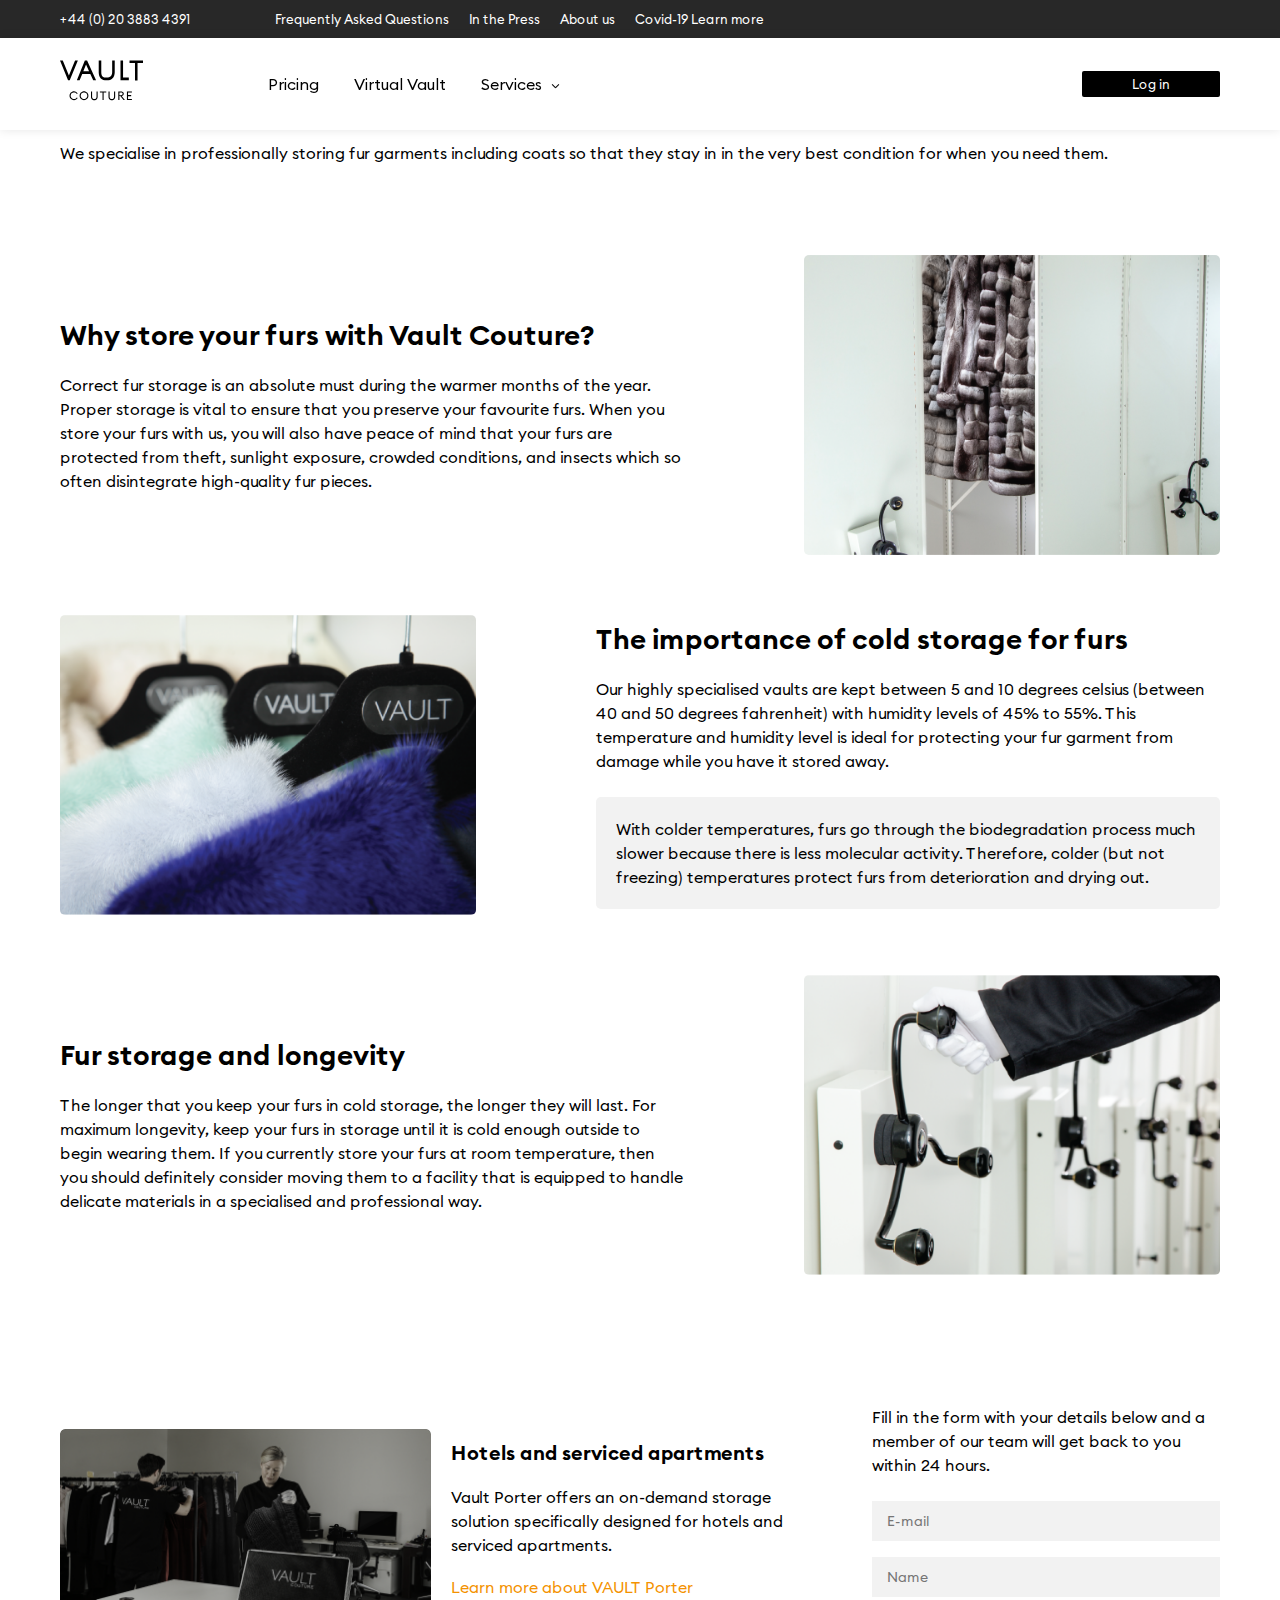
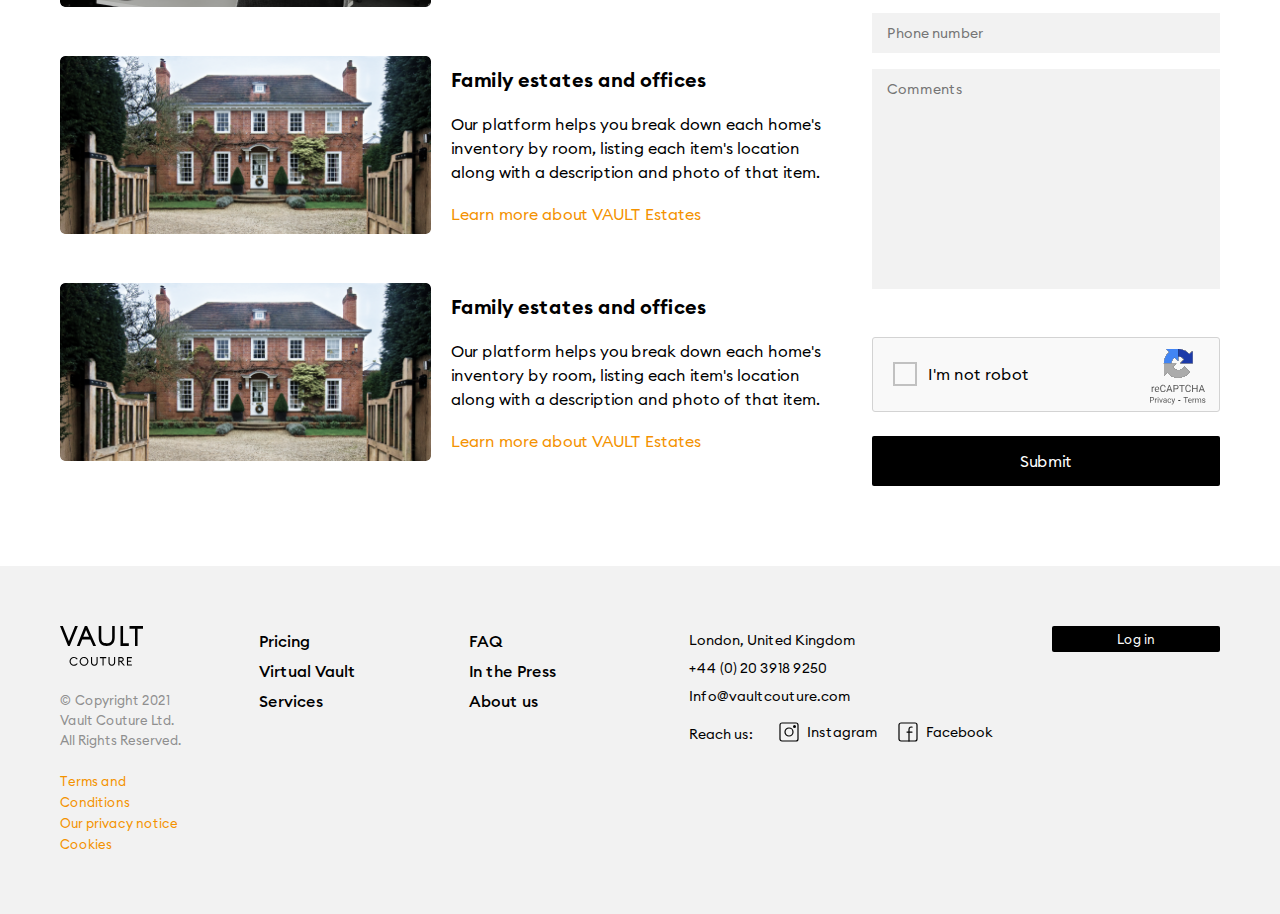
<file: fur_storage.html>
<!DOCTYPE html>
<html lang="en">
<head>
    <meta charset="UTF-8">
    <meta http-equiv="X-UA-Compatible" content="IE=edge">
    <meta name="viewport" content="width=device-width, initial-scale=1.0">
    <link rel="stylesheet" href="https://unpkg.com/swiper/swiper-bundle.min.css" />
    <link rel="stylesheet" href="css/style.min.css">
    <title>hotels_serviced_appartments</title>
    <script src="https://www.google.com/recaptcha/api.js" async defer></script>
    
</head>
<body>
    
    <div class="wrapper">
        <header class="header header__bgwhite">
    <div class="header__top">
        <div class="container">
            <div class="header__top-in">
                <a href="tel:+44(0)2038834391">+44 (0) 20 3883 4391</a>
                <div class="header__top-center">
                    <a href="#">Frequently Asked Questions</a>
                    <a href="#">In the Press</a>
                    <a href="#">About us</a>
                    <a href="#">Covid-19 Learn more</a>        
                </div>
            </div>
        </div>
    </div>
    <div class="header__bottom header__bottom-bgwhite">
        <div class="container">
            <div class="header__bottom-in">
                <nav class="navbar">
                    <a href="#" class="logotip">
                        <svg xmlns="http://www.w3.org/2000/svg" width="83" height="44" viewBox="0 0 83 44" fill="none">
                            <path d="M13.944 40.144C13.328 40.144 12.752 40.032 12.216 39.808C11.688 39.576 11.224 39.264 10.824 38.872C10.424 38.472 10.108 38.004 9.876 37.468C9.652 36.932 9.54 36.356 9.54 35.74C9.54 35.124 9.652 34.548 9.876 34.012C10.108 33.476 10.424 33.012 10.824 32.62C11.224 32.22 11.688 31.908 12.216 31.684C12.752 31.452 13.328 31.336 13.944 31.336C14.76 31.336 15.496 31.524 16.152 31.9C16.808 32.268 17.328 32.768 17.712 33.4L16.776 33.964C16.48 33.484 16.088 33.104 15.6 32.824C15.12 32.536 14.568 32.392 13.944 32.392C13.48 32.392 13.048 32.48 12.648 32.656C12.248 32.824 11.9 33.06 11.604 33.364C11.316 33.668 11.088 34.024 10.92 34.432C10.752 34.84 10.668 35.276 10.668 35.74C10.668 36.212 10.752 36.652 10.92 37.06C11.088 37.46 11.316 37.812 11.604 38.116C11.9 38.42 12.248 38.66 12.648 38.836C13.048 39.004 13.48 39.088 13.944 39.088C14.568 39.088 15.12 38.948 15.6 38.668C16.088 38.38 16.48 37.996 16.776 37.516L17.712 38.08C17.328 38.712 16.808 39.216 16.152 39.592C15.496 39.96 14.76 40.144 13.944 40.144ZM24.0026 39.088C24.4666 39.088 24.8986 39.004 25.2986 38.836C25.7066 38.66 26.0546 38.42 26.3426 38.116C26.6386 37.812 26.8706 37.46 27.0386 37.06C27.2066 36.652 27.2906 36.212 27.2906 35.74C27.2906 35.276 27.2066 34.84 27.0386 34.432C26.8706 34.024 26.6386 33.668 26.3426 33.364C26.0546 33.06 25.7066 32.824 25.2986 32.656C24.8986 32.48 24.4666 32.392 24.0026 32.392C23.5386 32.392 23.1066 32.48 22.7066 32.656C22.3066 32.824 21.9586 33.06 21.6626 33.364C21.3746 33.668 21.1466 34.024 20.9786 34.432C20.8106 34.84 20.7266 35.276 20.7266 35.74C20.7266 36.212 20.8106 36.652 20.9786 37.06C21.1466 37.46 21.3746 37.812 21.6626 38.116C21.9586 38.42 22.3066 38.66 22.7066 38.836C23.1066 39.004 23.5386 39.088 24.0026 39.088ZM24.0026 40.144C23.3866 40.144 22.8106 40.032 22.2746 39.808C21.7466 39.576 21.2826 39.264 20.8826 38.872C20.4826 38.472 20.1666 38.004 19.9346 37.468C19.7106 36.932 19.5986 36.356 19.5986 35.74C19.5986 35.124 19.7106 34.548 19.9346 34.012C20.1666 33.476 20.4826 33.012 20.8826 32.62C21.2826 32.22 21.7466 31.908 22.2746 31.684C22.8106 31.452 23.3866 31.336 24.0026 31.336C24.6186 31.336 25.1946 31.452 25.7306 31.684C26.2666 31.908 26.7306 32.22 27.1226 32.62C27.5226 33.012 27.8346 33.476 28.0586 34.012C28.2906 34.548 28.4066 35.124 28.4066 35.74C28.4066 36.356 28.2906 36.932 28.0586 37.468C27.8346 38.004 27.5226 38.472 27.1226 38.872C26.7306 39.264 26.2666 39.576 25.7306 39.808C25.1946 40.032 24.6186 40.144 24.0026 40.144ZM34.3169 40.144C33.8209 40.144 33.3689 40.064 32.9609 39.904C32.5529 39.744 32.2009 39.516 31.9049 39.22C31.6169 38.916 31.3889 38.552 31.2209 38.128C31.0609 37.696 30.9809 37.216 30.9809 36.688V31.48H32.0969V36.712C32.0969 37.48 32.2969 38.068 32.6969 38.476C33.1049 38.884 33.6449 39.088 34.3169 39.088C34.9889 39.088 35.5249 38.884 35.9249 38.476C36.3329 38.068 36.5369 37.48 36.5369 36.712V31.48H37.6529V36.688C37.6529 37.216 37.5689 37.696 37.4009 38.128C37.2409 38.552 37.0129 38.916 36.7169 39.22C36.4289 39.516 36.0769 39.744 35.6609 39.904C35.2529 40.064 34.8049 40.144 34.3169 40.144ZM42.524 32.536H39.872V31.48H46.268V32.536H43.616V40H42.524V32.536ZM51.8326 40.144C51.3366 40.144 50.8846 40.064 50.4766 39.904C50.0686 39.744 49.7166 39.516 49.4206 39.22C49.1326 38.916 48.9046 38.552 48.7366 38.128C48.5766 37.696 48.4966 37.216 48.4966 36.688V31.48H49.6126V36.712C49.6126 37.48 49.8126 38.068 50.2126 38.476C50.6206 38.884 51.1606 39.088 51.8326 39.088C52.5046 39.088 53.0406 38.884 53.4406 38.476C53.8486 38.068 54.0526 37.48 54.0526 36.712V31.48H55.1686V36.688C55.1686 37.216 55.0846 37.696 54.9166 38.128C54.7566 38.552 54.5286 38.916 54.2326 39.22C53.9446 39.516 53.5926 39.744 53.1766 39.904C52.7686 40.064 52.3206 40.144 51.8326 40.144ZM58.3116 31.48H61.2156C61.6076 31.48 61.9596 31.536 62.2716 31.648C62.5916 31.76 62.8596 31.92 63.0756 32.128C63.2996 32.336 63.4676 32.584 63.5796 32.872C63.6996 33.16 63.7596 33.48 63.7596 33.832C63.7596 34.456 63.5716 34.968 63.1956 35.368C62.8276 35.768 62.3116 36.016 61.6476 36.112L64.9356 40H63.5316L60.2556 36.124H59.4276V40H58.3116V31.48ZM61.0836 35.128C61.5716 35.128 61.9516 35.02 62.2236 34.804C62.5036 34.588 62.6436 34.264 62.6436 33.832C62.6436 33.4 62.5036 33.072 62.2236 32.848C61.9516 32.624 61.5716 32.512 61.0836 32.512H59.4276V35.128H61.0836ZM66.9288 31.48H71.8968V32.536H68.0448V35.116H71.1768V36.172H68.0448V38.944H71.8968V40H66.9288V31.48Z" fill="white"/>
                            <path fill-rule="evenodd" clip-rule="evenodd" d="M83 3.1206V0.383301H69.5254V3.1206H74.981L74.9816 20.4688H77.5438L77.5433 3.1206H83ZM41.2826 12.1423V0.484379H38.7203V12.1423L38.7223 12.3822C38.806 17.5443 41.608 20.3299 46.6728 20.3299C51.8074 20.3299 54.6493 17.4718 54.7342 12.1656L54.7344 0.484379H52.1721V12.1423L52.1673 12.3418C52.0512 15.9644 50.3663 17.5925 46.6728 17.5925C42.9204 17.5925 41.2826 15.9185 41.2826 12.1423ZM63.0617 0.484379V17.5925H68.8267V20.3299H60.4994V0.484379H63.0617ZM36.0562 20.3295L27.0857 0.484379H24.854L16.84 20.3295H19.6302L22.2258 13.9006H30.3039L33.2101 20.3295H36.0562ZM2.79157 0.484379L8.89292 15.5341L15.0609 0.484379H17.8582L9.7242 20.3297H8.04529L0 0.484379H2.79157ZM23.331 11.1685L26.038 4.46764L29.066 11.1685H23.331Z" fill="white"/>
                        </svg>
                    </a>
                    <ul class="nav__list">
                        <li class="nav__item">
                            <a href="#" class="nav__link">
                                Pricing
                            </a>
                        </li>
                        <li  class="nav__item">
                            <a href="#" class="nav__link">
                                Virtual Vault
                            </a>
                        </li> 
                        <li  class="nav__item">
                            <a href="#" class="nav__link _sub-nav">
                                Services
                            </a>
                            <ul class="sub-nav">
                                <div class="sub-nav__triangle"></div>
                                <li>
                                    <a href="#" class="sub-nav__link">Storage solutions</a>
                                </li>
                                <li>
                                    <a href="#" class="sub-nav__link">Wardrobe organisation</a>
                                </li>
                                <li>
                                    <a href="#" class="sub-nav__link">Furs</a>
                                </li>
                                <li>
                                    <a href="#" class="sub-nav__link">Vault Archive</a>
                                </li>
                                <li>
                                    <a href="#" class="sub-nav__link">Hotels and serviced appartments</a>
                                </li>
                                <li>
                                    <a href="#" class="sub-nav__link">Family Estates and Offices</a>
                                </li>
                            </ul>
                        </li>
                    </ul>
                </nav>
                <div class="login">
                    <a href="#" class="login-link btn btn-white">Log in</a>
                </div>
                <button class="burger__btn burger__btn-bgblack">
                    <span></span>
                </button>
            </div>
        </div>
    </div>
    <div class="header__bottom header__bottom-bgblack">
        <div class="container">
            <div class="header__bottom-in">
                <nav class="navbar">
                    <a href="#" class="logotip">
                        <svg xmlns="http://www.w3.org/2000/svg" width="83" height="44" viewBox="0 0 83 44" fill="none">
                            <path d="M13.944 40.144C13.328 40.144 12.752 40.032 12.216 39.808C11.688 39.576 11.224 39.264 10.824 38.872C10.424 38.472 10.108 38.004 9.876 37.468C9.652 36.932 9.54 36.356 9.54 35.74C9.54 35.124 9.652 34.548 9.876 34.012C10.108 33.476 10.424 33.012 10.824 32.62C11.224 32.22 11.688 31.908 12.216 31.684C12.752 31.452 13.328 31.336 13.944 31.336C14.76 31.336 15.496 31.524 16.152 31.9C16.808 32.268 17.328 32.768 17.712 33.4L16.776 33.964C16.48 33.484 16.088 33.104 15.6 32.824C15.12 32.536 14.568 32.392 13.944 32.392C13.48 32.392 13.048 32.48 12.648 32.656C12.248 32.824 11.9 33.06 11.604 33.364C11.316 33.668 11.088 34.024 10.92 34.432C10.752 34.84 10.668 35.276 10.668 35.74C10.668 36.212 10.752 36.652 10.92 37.06C11.088 37.46 11.316 37.812 11.604 38.116C11.9 38.42 12.248 38.66 12.648 38.836C13.048 39.004 13.48 39.088 13.944 39.088C14.568 39.088 15.12 38.948 15.6 38.668C16.088 38.38 16.48 37.996 16.776 37.516L17.712 38.08C17.328 38.712 16.808 39.216 16.152 39.592C15.496 39.96 14.76 40.144 13.944 40.144ZM24.0026 39.088C24.4666 39.088 24.8986 39.004 25.2986 38.836C25.7066 38.66 26.0546 38.42 26.3426 38.116C26.6386 37.812 26.8706 37.46 27.0386 37.06C27.2066 36.652 27.2906 36.212 27.2906 35.74C27.2906 35.276 27.2066 34.84 27.0386 34.432C26.8706 34.024 26.6386 33.668 26.3426 33.364C26.0546 33.06 25.7066 32.824 25.2986 32.656C24.8986 32.48 24.4666 32.392 24.0026 32.392C23.5386 32.392 23.1066 32.48 22.7066 32.656C22.3066 32.824 21.9586 33.06 21.6626 33.364C21.3746 33.668 21.1466 34.024 20.9786 34.432C20.8106 34.84 20.7266 35.276 20.7266 35.74C20.7266 36.212 20.8106 36.652 20.9786 37.06C21.1466 37.46 21.3746 37.812 21.6626 38.116C21.9586 38.42 22.3066 38.66 22.7066 38.836C23.1066 39.004 23.5386 39.088 24.0026 39.088ZM24.0026 40.144C23.3866 40.144 22.8106 40.032 22.2746 39.808C21.7466 39.576 21.2826 39.264 20.8826 38.872C20.4826 38.472 20.1666 38.004 19.9346 37.468C19.7106 36.932 19.5986 36.356 19.5986 35.74C19.5986 35.124 19.7106 34.548 19.9346 34.012C20.1666 33.476 20.4826 33.012 20.8826 32.62C21.2826 32.22 21.7466 31.908 22.2746 31.684C22.8106 31.452 23.3866 31.336 24.0026 31.336C24.6186 31.336 25.1946 31.452 25.7306 31.684C26.2666 31.908 26.7306 32.22 27.1226 32.62C27.5226 33.012 27.8346 33.476 28.0586 34.012C28.2906 34.548 28.4066 35.124 28.4066 35.74C28.4066 36.356 28.2906 36.932 28.0586 37.468C27.8346 38.004 27.5226 38.472 27.1226 38.872C26.7306 39.264 26.2666 39.576 25.7306 39.808C25.1946 40.032 24.6186 40.144 24.0026 40.144ZM34.3169 40.144C33.8209 40.144 33.3689 40.064 32.9609 39.904C32.5529 39.744 32.2009 39.516 31.9049 39.22C31.6169 38.916 31.3889 38.552 31.2209 38.128C31.0609 37.696 30.9809 37.216 30.9809 36.688V31.48H32.0969V36.712C32.0969 37.48 32.2969 38.068 32.6969 38.476C33.1049 38.884 33.6449 39.088 34.3169 39.088C34.9889 39.088 35.5249 38.884 35.9249 38.476C36.3329 38.068 36.5369 37.48 36.5369 36.712V31.48H37.6529V36.688C37.6529 37.216 37.5689 37.696 37.4009 38.128C37.2409 38.552 37.0129 38.916 36.7169 39.22C36.4289 39.516 36.0769 39.744 35.6609 39.904C35.2529 40.064 34.8049 40.144 34.3169 40.144ZM42.524 32.536H39.872V31.48H46.268V32.536H43.616V40H42.524V32.536ZM51.8326 40.144C51.3366 40.144 50.8846 40.064 50.4766 39.904C50.0686 39.744 49.7166 39.516 49.4206 39.22C49.1326 38.916 48.9046 38.552 48.7366 38.128C48.5766 37.696 48.4966 37.216 48.4966 36.688V31.48H49.6126V36.712C49.6126 37.48 49.8126 38.068 50.2126 38.476C50.6206 38.884 51.1606 39.088 51.8326 39.088C52.5046 39.088 53.0406 38.884 53.4406 38.476C53.8486 38.068 54.0526 37.48 54.0526 36.712V31.48H55.1686V36.688C55.1686 37.216 55.0846 37.696 54.9166 38.128C54.7566 38.552 54.5286 38.916 54.2326 39.22C53.9446 39.516 53.5926 39.744 53.1766 39.904C52.7686 40.064 52.3206 40.144 51.8326 40.144ZM58.3116 31.48H61.2156C61.6076 31.48 61.9596 31.536 62.2716 31.648C62.5916 31.76 62.8596 31.92 63.0756 32.128C63.2996 32.336 63.4676 32.584 63.5796 32.872C63.6996 33.16 63.7596 33.48 63.7596 33.832C63.7596 34.456 63.5716 34.968 63.1956 35.368C62.8276 35.768 62.3116 36.016 61.6476 36.112L64.9356 40H63.5316L60.2556 36.124H59.4276V40H58.3116V31.48ZM61.0836 35.128C61.5716 35.128 61.9516 35.02 62.2236 34.804C62.5036 34.588 62.6436 34.264 62.6436 33.832C62.6436 33.4 62.5036 33.072 62.2236 32.848C61.9516 32.624 61.5716 32.512 61.0836 32.512H59.4276V35.128H61.0836ZM66.9288 31.48H71.8968V32.536H68.0448V35.116H71.1768V36.172H68.0448V38.944H71.8968V40H66.9288V31.48Z" fill="white"/>
                            <path fill-rule="evenodd" clip-rule="evenodd" d="M83 3.1206V0.383301H69.5254V3.1206H74.981L74.9816 20.4688H77.5438L77.5433 3.1206H83ZM41.2826 12.1423V0.484379H38.7203V12.1423L38.7223 12.3822C38.806 17.5443 41.608 20.3299 46.6728 20.3299C51.8074 20.3299 54.6493 17.4718 54.7342 12.1656L54.7344 0.484379H52.1721V12.1423L52.1673 12.3418C52.0512 15.9644 50.3663 17.5925 46.6728 17.5925C42.9204 17.5925 41.2826 15.9185 41.2826 12.1423ZM63.0617 0.484379V17.5925H68.8267V20.3299H60.4994V0.484379H63.0617ZM36.0562 20.3295L27.0857 0.484379H24.854L16.84 20.3295H19.6302L22.2258 13.9006H30.3039L33.2101 20.3295H36.0562ZM2.79157 0.484379L8.89292 15.5341L15.0609 0.484379H17.8582L9.7242 20.3297H8.04529L0 0.484379H2.79157ZM23.331 11.1685L26.038 4.46764L29.066 11.1685H23.331Z" fill="white"/>
                        </svg>
                    </a>
                    <ul class="nav__list">
                        <li class="nav__item">
                            <a href="#" class="nav__link">
                                Pricing
                            </a>
                        </li>
                        <li  class="nav__item">
                            <a href="#" class="nav__link">
                                Virtual Vault
                            </a>
                        </li> 
                        <li  class="nav__item">
                            <a href="#" class="nav__link _sub-nav">
                                Services
                            </a>
                            <ul class="sub-nav">
                                <div class="sub-nav__triangle"></div>
                                <li>
                                    <a href="#" class="sub-nav__link">Storage solutions</a>
                                </li>
                                <li>
                                    <a href="#" class="sub-nav__link">Wardrobe organisation</a>
                                </li>
                                <li>
                                    <a href="#" class="sub-nav__link">Furs</a>
                                </li>
                                <li>
                                    <a href="#" class="sub-nav__link">Vault Archive</a>
                                </li>
                                <li>
                                    <a href="#" class="sub-nav__link">Hotels and serviced appartments</a>
                                </li>
                                <li>
                                    <a href="#" class="sub-nav__link">Family Estates and Offices</a>
                                </li>
                            </ul>
                        </li>
                    </ul>
                </nav>
                <div class="login">
                    <a href="#" class="login-link btn btn-white">Log in</a>
                </div>
                <button class="burger__btn burger__btn-bgwhite">
                    <span></span>
                </button>
            </div>
        </div>
    </div>
        
</header>
 
        <main class="main">

            <div class="fur__storage-head">
    <div class="container">
        <div class="page__head">
            <h1 class="page__head-title">Fur storage</h1>
            <p class="page__head-inftext">We specialise in professionally storing fur garments including coats so that they stay in in the very best condition for when you need them.</p>
        </div
    </div>
</div>


<div class="fur__storage-content">
    <div class="container">
        <div class="fur__storage-content-in">
            <div class="block__2col block__2col-basic">
                <div class="block__2col-col_text">
                    <h3 class="block__2col-title basic_title">
                        Why store your furs with Vault Couture?
                    </h3>
                    <div class="block__2col-text">
                        <div class="block__2col-text-s">
                            Correct fur storage is an absolute must during the warmer months of the year. Proper storage is vital to ensure that you preserve your favourite furs. When you store your furs with us, you will also have peace of mind that your furs are protected from theft, sunlight exposure, crowded conditions, and insects which so often disintegrate high-quality fur pieces.
                        </div>
                    </div>
                </div>
                <div class="block__2col-col_img">
                    <img src="img/storage-solution/col-image3.png" alt="img">
                </div>
            </div>
            <div class="block__2col block__2col-reverse block__2col-basic">
                <div class="block__2col-col_text">
                    <h3 class="block__2col-title basic_title">
                        The importance of cold storage for furs
                    </h3>
                    <div class="block__2col-text">
                        <div class="block__2col-text-s">
                            Our highly specialised vaults are kept between 5 and 10 degrees celsius (between 40 and 50 degrees fahrenheit) with humidity levels of 45% to 55%. This temperature and humidity level is ideal for protecting your fur garment from damage while you have it stored away.
                        </div>
                        <div class="block__2col-text-bg">
                            With colder temperatures, furs go through the biodegradation process much slower because there is less molecular activity. Therefore, colder (but not freezing) temperatures protect furs from deterioration and drying out.
                        </div>
                    </div>
                </div>
                <div class="block__2col-col_img">
                    <img src="img/storage-solution/col-image4.png" alt="img">
                </div>
            </div>
            <div class="block__2col block__2col-basic">
                <div class="block__2col-col_text">
                    <h3 class="block__2col-title basic_title">
                        Fur storage and longevity
                    </h3>
                    <div class="block__2col-text">
                        <div class="block__2col-text-s">
                            The longer that you keep your furs in cold storage, the longer they will last. For maximum longevity, keep your furs in storage until it is cold enough outside to begin wearing them. If you currently store your furs at room temperature, then you should definitely consider moving them to a facility that is equipped to handle delicate materials in a specialised and professional way.
                        </div>
                    </div>
                </div>
                <div class="block__2col-col_img">
                    <img src="img/storage-solution/col-image5.png" alt="img">
                </div>
            </div>
        </div>
    </div>
</div>

            <div class="fur__storage-foot">
    <div class="container">
        <div class="block__2col-mini_group block__2col-mini_group-column">
            <div class="block__2col block__2col-mini">
                <div class="block__2col-col_text">
                    <h3 class="block__2col-title">
                        Hotels and serviced apartments
                    </h3>
                    <div class="block__2col-text">
                        <div class="block__2col-text-s">
                            Vault Porter offers an on-demand storage solution specifically designed for hotels and serviced apartments.
                        </div>
                    </div>
                    <a href="#" class="block__2col-link">Learn more about VAULT Porter</a>
                </div>
                <div class="block__2col-col_img">
                    <img src="img/storage-solution/col-mini-image1.png" alt="img">
                </div>
                
            </div>
            <div class="block__2col block__2col-mini">
                <div class="block__2col-col_text">
                    <h3 class="block__2col-title">
                        Family estates and offices
                    </h3>
                    <div class="block__2col-text">
                        <div class="block__2col-text-s">
                            Our platform helps you break down each home's inventory by room, listing each item's location along with a description and photo of that item.
                        </div>
                    </div>
                    <a href="#" class="block__2col-link">Learn more about VAULT Estates</a>
                </div>
                <div class="block__2col-col_img">
                    <img src="img/storage-solution/col-mini-image3.png" alt="img">
                </div>
                
            </div>
            <div class="block__2col block__2col-mini">
                <div class="block__2col-col_text">
                    <h3 class="block__2col-title">
                        Family estates and offices
                    </h3>
                    <div class="block__2col-text">
                        <div class="block__2col-text-s">
                            Our platform helps you break down each home's inventory by room, listing each item's location along with a description and photo of that item.
                        </div>
                    </div>
                    <a href="#" class="block__2col-link">Learn more about VAULT Estates</a>
                </div>
                <div class="block__2col-col_img">
                    <img src="img/storage-solution/col-mini-image3.png" alt="img">
                </div>
                
            </div>
        </div>
        <div class="feedback__box">
            <div class="feedback__box-title">
                Fill in the form with your details below and a member of our team will get back to you within 24 hours.
            </div>
            <form action="/" class="feedback__form">
                <div class="input__groups">
                    <div class="input__group">                        
                        <input id="feedback__input1" class="input__group-input" type="text" placeholder="E-mail">
                    </div>
                    <div class="input__group">
                        <input id="feedback__input2" class="input__group-input" type="text" placeholder="Name">
                    </div>
                    <div class="input__group">
                        <input id="feedback__input3" class="input__group-input" type="text" placeholder="Phone number">
                    </div>
                    <textarea name="comments" class="input__group-input" cols="30" rows="10" placeholder="Comments"></textarea>
                </div>                
                <div class="re-captcha">
                    <div class="re-captcha__text">
                        I'm not robot
                    </div>
                    <img src="img/reCAPTCHA.svg" alt="qwe">
                </div>
                <button type="submit" class="feedback__box-submit btn btn-black">Submit</button>
            </form>
        </div>
    </div>
</div>

           

        </main>
        <footer class="footer">
    <div class="container">
        <div class="footer-in">
            <div class="footer-col col-1">
                <a href="#" class="flogotip-link">
                    <img src="img/logotip-black.svg" alt="logo">
                </a>
                <div class="footer-col1-text">
                    <p>© Copyright 2021 Vault Couture Ltd. All Rights Reserved.</p>
                    <ul>
                        <li>
                            <a href="#">
                                Terms and Conditions
                            </a>
                        </li>
                        <li>
                            <a href="#">
                                Our privacy notice
                            </a>
                        </li>
                        <li>
                            <a href="#">
                                Cookies
                            </a>
                        </li>
                    </ul>
                </div>
            </div>
            <div class="footer-col col-2">
                <ul>
                    <li>
                        <a href="#">
                            Pricing
                        </a>
                    </li>
                    <li>
                        <a href="#">                                   
                            Virtual Vault
                        </a>
                    </li>
                    <li>
                        <a href="#">
                            Services
                        </a>
                    </li>
                </ul>
                <ul>
                    <li>
                        <a href="#">
                            FAQ
                        </a>
                    </li>
                    <li>
                        <a href="#">
                            In the Press
                        </a>
                    </li>
                    <li>
                        <a href="#">
                            About us
                        </a>
                    </li>

                </ul>
            </div>
            <div class="footer-col col-3">
                <a href="https://goo.gl/maps/6fH6s2bpgksGekZ76" target="_blank">
                    London, United Kingdom 
                </a>
                <a href="tel:+4402039189250">
                    +44 (0) 20 3918 9250
                </a>
                <a href="mailto:Info@vaultcouture.com" target="_blank">
                    Info@vaultcouture.com
                </a>
                <div class="social__box"> 
                    <p>Reach us:</p>
                    <a href="instagram.com" target="_blank">
                        <svg xmlns="http://www.w3.org/2000/svg" width="20" height="20" viewBox="0 0 20 20" fill="none">
                            <rect x="1" y="1" width="18" height="18" rx="2" stroke="black" stroke-width="1.2" stroke-linecap="round" stroke-linejoin="round"/>
                            <circle cx="10" cy="10" r="4" stroke="black" stroke-width="1.2" stroke-linecap="round" stroke-linejoin="round"/>
                            <circle cx="15.5" cy="4.5" r="1.5" fill="black"/>
                        </svg>
                        Instagram
                    </a>
                    <a href="facebook.com" target="_blank">
                        <svg xmlns="http://www.w3.org/2000/svg" width="20" height="20" viewBox="0 0 20 20" fill="none">
                            <rect x="1" y="1" width="18" height="18" rx="2" stroke="black" stroke-width="1.2" stroke-linecap="round" stroke-linejoin="round"/>
                            <path d="M14 5.04002C13 4.87335 11 5.14002 11 7.54002C11 9.94002 11 16.2067 11 19.04" stroke="black" stroke-width="1.2" stroke-linecap="round" stroke-linejoin="round"/>
                            <path d="M9 10.04H14" stroke="black" stroke-width="1.2" stroke-linecap="round" stroke-linejoin="round"/>
                        </svg>
                        Facebook
                    </a>
                </div>
            </div>
            <div class="footer-col col-4">
                <a href="#" class="login-link btn btn-black">Log in</a>
            </div>

        </div>
    </div>
</footer>

<div class="mobile__menu">
    <div class="mobile__menu-header">
        <ul class="mobile__menu-nav">
            <li class="mobile__menu-item">
                <a href="#" class="mobile__menu-link right-arrow bottom-border font-bolder">
                    Pricing
                </a>
            </li>
            <li class="mobile__menu-item">
                <a href="#" class="mobile__menu-link right-arrow bottom-border font-bolder">
                    Virtual Vault
                </a>
            </li>
            <li class="mobile__menu-item">
                <a href="#" class="mobile__menu-link  font-bolder">
                    Services
                </a>
            </li>
            <li class="mobile__menu-item">
                <a href="#" class="mobile__menu-link ">
                    Storage solutions
                </a>
            </li>
            <li class="mobile__menu-item">
                <a href="#" class="mobile__menu-link ">
                    Wardrobe organisation
                </a>
            </li>
            <li class="mobile__menu-item">
                <a href="#" class="mobile__menu-link ">
                    Furs
                </a>
            </li>
            <li class="mobile__menu-item">
                <a href="#" class="mobile__menu-link ">
                    Vault Archive
                </a>
            </li>
            <li class="mobile__menu-item">
                <a href="#" class="mobile__menu-link ">
                    Hotels and serviced appartments
                </a>
            </li>
            <li class="mobile__menu-item">
                <a href="#" class="mobile__menu-link bottom-border">
                    Family Estates and Offices
                </a>
            </li>
            <li class="mobile__menu-item">
                <a href="#" class="mobile__menu-link ">
                    Frequently asked questions
                </a>
            </li>
            <li class="mobile__menu-item">
                <a href="#" class="mobile__menu-link ">
                    In the press
                </a>
            </li>
            <li class="mobile__menu-item">
                <a href="#" class="mobile__menu-link ">
                    About us
                </a>
            </li>
            <li class="mobile__menu-item">
                <a href="#" class="mobile__menu-link bottom-border">
                    Covid-19 Learn more
                </a>
            </li>

        </ul>
    </div>
    <div class="mobile__menu-footer footer-col col-3">
        <a href="https://goo.gl/maps/6fH6s2bpgksGekZ76" target="_blank">
            London, United Kingdom 
        </a>
        <a href="tel:+4402039189250">
            +44 (0) 20 3918 9250
        </a>
        <a href="mailto:Info@vaultcouture.com" target="_blank">
            Info@vaultcouture.com
        </a>
        <p>Reach us:</p>
        <div class="social__box">
            <a href="instagram.com" target="_blank">
                <svg xmlns="http://www.w3.org/2000/svg" width="20" height="20" viewBox="0 0 20 20" fill="none">
                    <rect x="1" y="1" width="18" height="18" rx="2" stroke="black" stroke-width="1.2" stroke-linecap="round" stroke-linejoin="round"/>
                    <circle cx="10" cy="10" r="4" stroke="black" stroke-width="1.2" stroke-linecap="round" stroke-linejoin="round"/>
                    <circle cx="15.5" cy="4.5" r="1.5" fill="black"/>
                </svg>
                Instagram
            </a>
            <a href="facebook.com" target="_blank">
                <svg xmlns="http://www.w3.org/2000/svg" width="20" height="20" viewBox="0 0 20 20" fill="none">
                    <rect x="1" y="1" width="18" height="18" rx="2" stroke="black" stroke-width="1.2" stroke-linecap="round" stroke-linejoin="round"/>
                    <path d="M14 5.04002C13 4.87335 11 5.14002 11 7.54002C11 9.94002 11 16.2067 11 19.04" stroke="black" stroke-width="1.2" stroke-linecap="round" stroke-linejoin="round"/>
                    <path d="M9 10.04H14" stroke="black" stroke-width="1.2" stroke-linecap="round" stroke-linejoin="round"/>
                </svg>
                Facebook
            </a>
        </div>
    </div>
</div>

<!-- <div class="mobile__menu-overlay"></div> -->


    </div>

    


  
    
    <script src="https://cdnjs.cloudflare.com/ajax/libs/jquery/3.6.0/jquery.min.js"></script>
    <script src="https://unpkg.com/swiper/swiper-bundle.min.js"></script>
    <script src="js/script.min.js"></script>
</body>
</html>
</file>
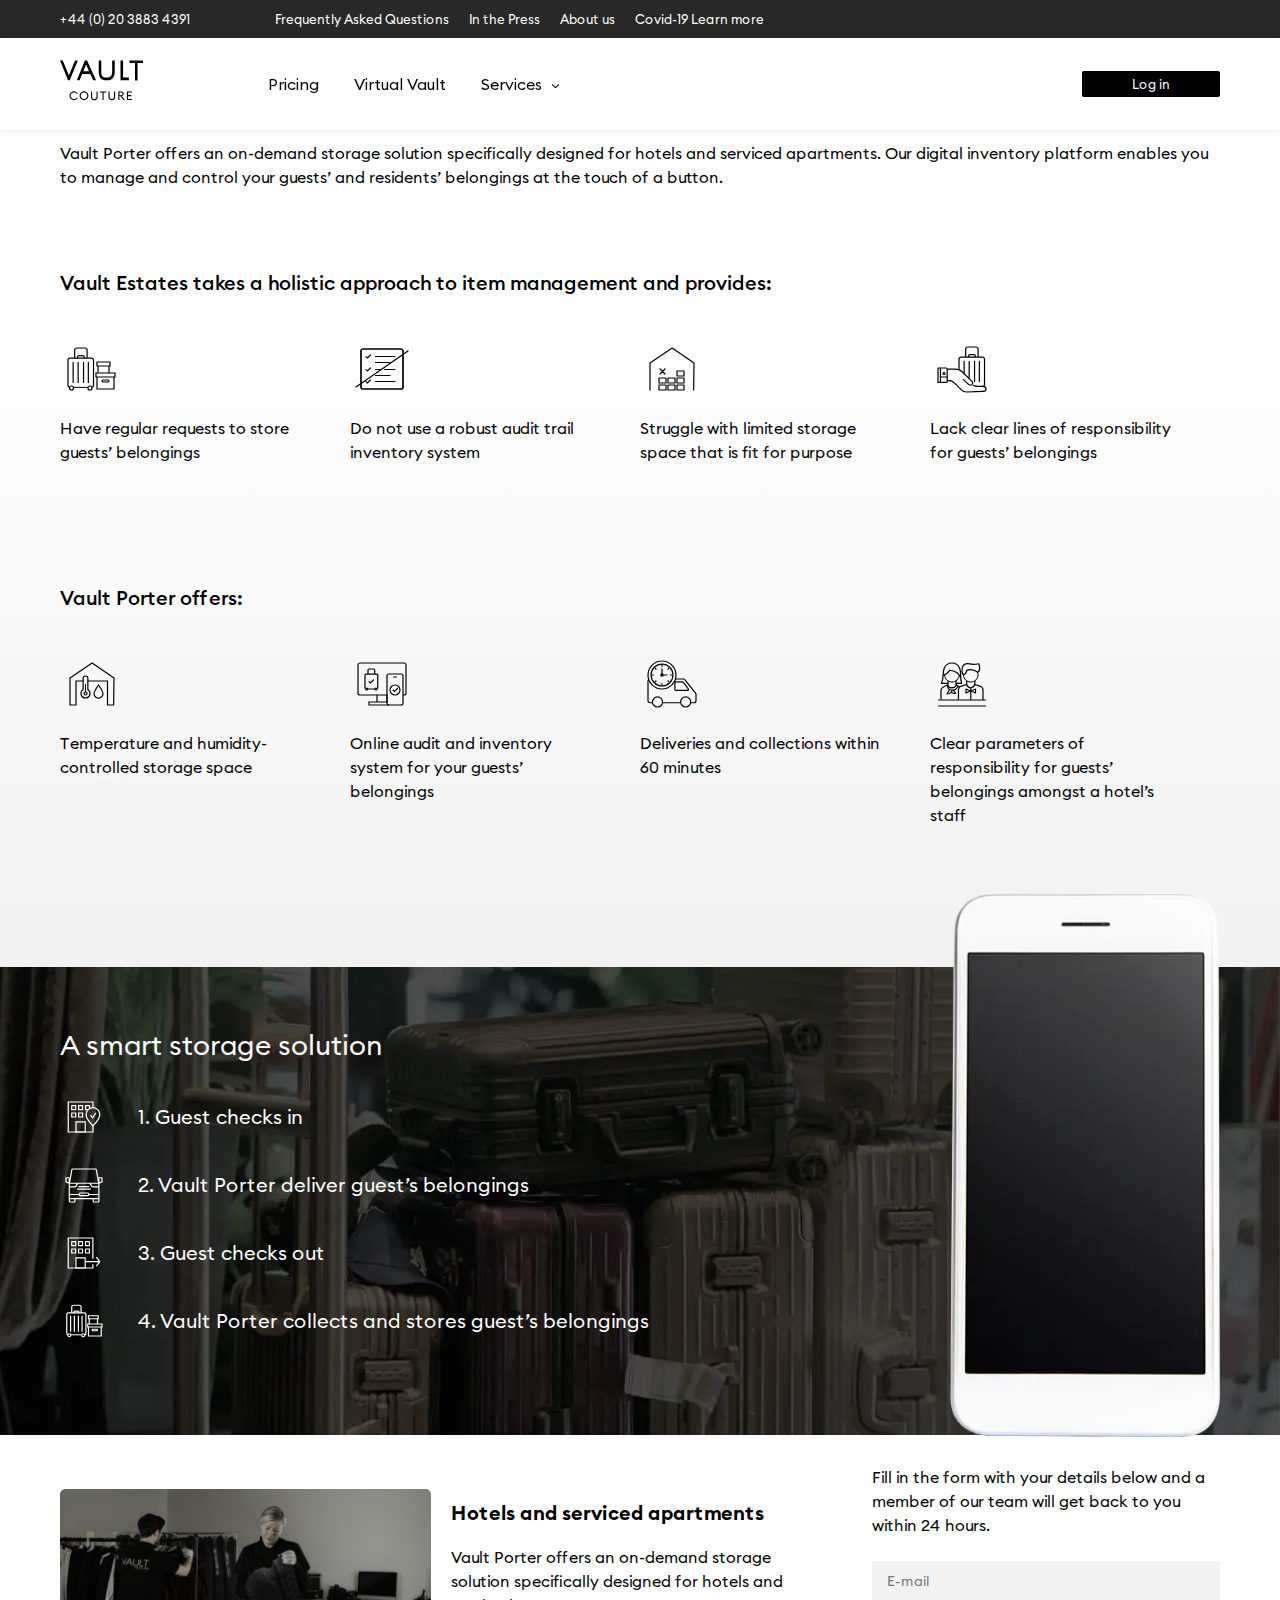
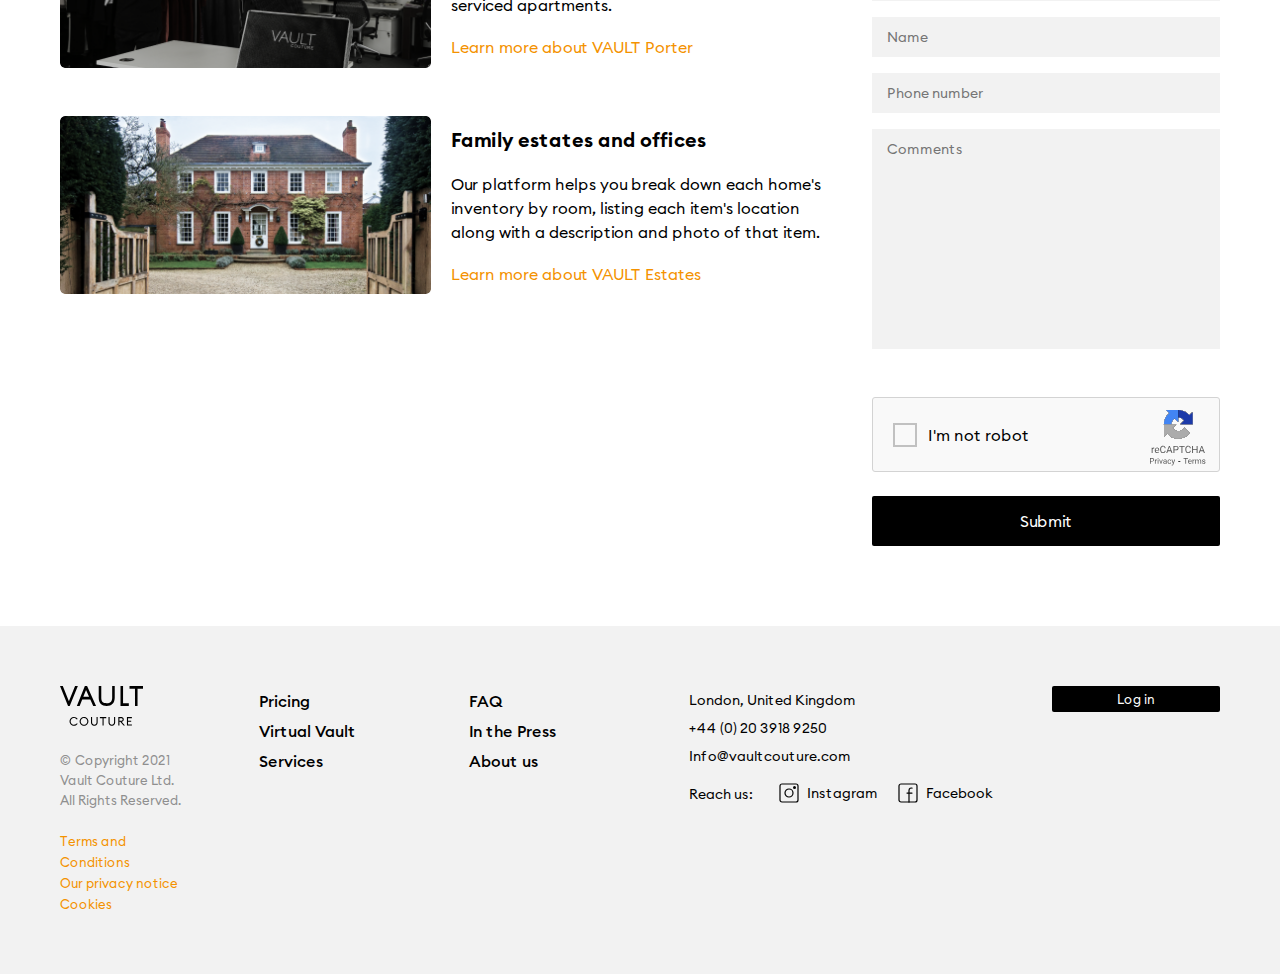
<file: hotels_serviced_appartments.html>
<!DOCTYPE html>
<html lang="en">
<head>
    <meta charset="UTF-8">
    <meta http-equiv="X-UA-Compatible" content="IE=edge">
    <meta name="viewport" content="width=device-width, initial-scale=1.0">
    <link rel="stylesheet" href="https://unpkg.com/swiper/swiper-bundle.min.css" />
    <link rel="stylesheet" href="css/style.min.css">
    <title>hotels_serviced_appartments</title>
    <script src="https://www.google.com/recaptcha/api.js" async defer></script>
    
</head>
<body>
    
    <div class="wrapper">
        <header class="header header__bgwhite">
    <div class="header__top">
        <div class="container">
            <div class="header__top-in">
                <a href="tel:+44(0)2038834391">+44 (0) 20 3883 4391</a>
                <div class="header__top-center">
                    <a href="#">Frequently Asked Questions</a>
                    <a href="#">In the Press</a>
                    <a href="#">About us</a>
                    <a href="#">Covid-19 Learn more</a>        
                </div>
            </div>
        </div>
    </div>
    <div class="header__bottom header__bottom-bgwhite">
        <div class="container">
            <div class="header__bottom-in">
                <nav class="navbar">
                    <a href="#" class="logotip">
                        <svg xmlns="http://www.w3.org/2000/svg" width="83" height="44" viewBox="0 0 83 44" fill="none">
                            <path d="M13.944 40.144C13.328 40.144 12.752 40.032 12.216 39.808C11.688 39.576 11.224 39.264 10.824 38.872C10.424 38.472 10.108 38.004 9.876 37.468C9.652 36.932 9.54 36.356 9.54 35.74C9.54 35.124 9.652 34.548 9.876 34.012C10.108 33.476 10.424 33.012 10.824 32.62C11.224 32.22 11.688 31.908 12.216 31.684C12.752 31.452 13.328 31.336 13.944 31.336C14.76 31.336 15.496 31.524 16.152 31.9C16.808 32.268 17.328 32.768 17.712 33.4L16.776 33.964C16.48 33.484 16.088 33.104 15.6 32.824C15.12 32.536 14.568 32.392 13.944 32.392C13.48 32.392 13.048 32.48 12.648 32.656C12.248 32.824 11.9 33.06 11.604 33.364C11.316 33.668 11.088 34.024 10.92 34.432C10.752 34.84 10.668 35.276 10.668 35.74C10.668 36.212 10.752 36.652 10.92 37.06C11.088 37.46 11.316 37.812 11.604 38.116C11.9 38.42 12.248 38.66 12.648 38.836C13.048 39.004 13.48 39.088 13.944 39.088C14.568 39.088 15.12 38.948 15.6 38.668C16.088 38.38 16.48 37.996 16.776 37.516L17.712 38.08C17.328 38.712 16.808 39.216 16.152 39.592C15.496 39.96 14.76 40.144 13.944 40.144ZM24.0026 39.088C24.4666 39.088 24.8986 39.004 25.2986 38.836C25.7066 38.66 26.0546 38.42 26.3426 38.116C26.6386 37.812 26.8706 37.46 27.0386 37.06C27.2066 36.652 27.2906 36.212 27.2906 35.74C27.2906 35.276 27.2066 34.84 27.0386 34.432C26.8706 34.024 26.6386 33.668 26.3426 33.364C26.0546 33.06 25.7066 32.824 25.2986 32.656C24.8986 32.48 24.4666 32.392 24.0026 32.392C23.5386 32.392 23.1066 32.48 22.7066 32.656C22.3066 32.824 21.9586 33.06 21.6626 33.364C21.3746 33.668 21.1466 34.024 20.9786 34.432C20.8106 34.84 20.7266 35.276 20.7266 35.74C20.7266 36.212 20.8106 36.652 20.9786 37.06C21.1466 37.46 21.3746 37.812 21.6626 38.116C21.9586 38.42 22.3066 38.66 22.7066 38.836C23.1066 39.004 23.5386 39.088 24.0026 39.088ZM24.0026 40.144C23.3866 40.144 22.8106 40.032 22.2746 39.808C21.7466 39.576 21.2826 39.264 20.8826 38.872C20.4826 38.472 20.1666 38.004 19.9346 37.468C19.7106 36.932 19.5986 36.356 19.5986 35.74C19.5986 35.124 19.7106 34.548 19.9346 34.012C20.1666 33.476 20.4826 33.012 20.8826 32.62C21.2826 32.22 21.7466 31.908 22.2746 31.684C22.8106 31.452 23.3866 31.336 24.0026 31.336C24.6186 31.336 25.1946 31.452 25.7306 31.684C26.2666 31.908 26.7306 32.22 27.1226 32.62C27.5226 33.012 27.8346 33.476 28.0586 34.012C28.2906 34.548 28.4066 35.124 28.4066 35.74C28.4066 36.356 28.2906 36.932 28.0586 37.468C27.8346 38.004 27.5226 38.472 27.1226 38.872C26.7306 39.264 26.2666 39.576 25.7306 39.808C25.1946 40.032 24.6186 40.144 24.0026 40.144ZM34.3169 40.144C33.8209 40.144 33.3689 40.064 32.9609 39.904C32.5529 39.744 32.2009 39.516 31.9049 39.22C31.6169 38.916 31.3889 38.552 31.2209 38.128C31.0609 37.696 30.9809 37.216 30.9809 36.688V31.48H32.0969V36.712C32.0969 37.48 32.2969 38.068 32.6969 38.476C33.1049 38.884 33.6449 39.088 34.3169 39.088C34.9889 39.088 35.5249 38.884 35.9249 38.476C36.3329 38.068 36.5369 37.48 36.5369 36.712V31.48H37.6529V36.688C37.6529 37.216 37.5689 37.696 37.4009 38.128C37.2409 38.552 37.0129 38.916 36.7169 39.22C36.4289 39.516 36.0769 39.744 35.6609 39.904C35.2529 40.064 34.8049 40.144 34.3169 40.144ZM42.524 32.536H39.872V31.48H46.268V32.536H43.616V40H42.524V32.536ZM51.8326 40.144C51.3366 40.144 50.8846 40.064 50.4766 39.904C50.0686 39.744 49.7166 39.516 49.4206 39.22C49.1326 38.916 48.9046 38.552 48.7366 38.128C48.5766 37.696 48.4966 37.216 48.4966 36.688V31.48H49.6126V36.712C49.6126 37.48 49.8126 38.068 50.2126 38.476C50.6206 38.884 51.1606 39.088 51.8326 39.088C52.5046 39.088 53.0406 38.884 53.4406 38.476C53.8486 38.068 54.0526 37.48 54.0526 36.712V31.48H55.1686V36.688C55.1686 37.216 55.0846 37.696 54.9166 38.128C54.7566 38.552 54.5286 38.916 54.2326 39.22C53.9446 39.516 53.5926 39.744 53.1766 39.904C52.7686 40.064 52.3206 40.144 51.8326 40.144ZM58.3116 31.48H61.2156C61.6076 31.48 61.9596 31.536 62.2716 31.648C62.5916 31.76 62.8596 31.92 63.0756 32.128C63.2996 32.336 63.4676 32.584 63.5796 32.872C63.6996 33.16 63.7596 33.48 63.7596 33.832C63.7596 34.456 63.5716 34.968 63.1956 35.368C62.8276 35.768 62.3116 36.016 61.6476 36.112L64.9356 40H63.5316L60.2556 36.124H59.4276V40H58.3116V31.48ZM61.0836 35.128C61.5716 35.128 61.9516 35.02 62.2236 34.804C62.5036 34.588 62.6436 34.264 62.6436 33.832C62.6436 33.4 62.5036 33.072 62.2236 32.848C61.9516 32.624 61.5716 32.512 61.0836 32.512H59.4276V35.128H61.0836ZM66.9288 31.48H71.8968V32.536H68.0448V35.116H71.1768V36.172H68.0448V38.944H71.8968V40H66.9288V31.48Z" fill="white"/>
                            <path fill-rule="evenodd" clip-rule="evenodd" d="M83 3.1206V0.383301H69.5254V3.1206H74.981L74.9816 20.4688H77.5438L77.5433 3.1206H83ZM41.2826 12.1423V0.484379H38.7203V12.1423L38.7223 12.3822C38.806 17.5443 41.608 20.3299 46.6728 20.3299C51.8074 20.3299 54.6493 17.4718 54.7342 12.1656L54.7344 0.484379H52.1721V12.1423L52.1673 12.3418C52.0512 15.9644 50.3663 17.5925 46.6728 17.5925C42.9204 17.5925 41.2826 15.9185 41.2826 12.1423ZM63.0617 0.484379V17.5925H68.8267V20.3299H60.4994V0.484379H63.0617ZM36.0562 20.3295L27.0857 0.484379H24.854L16.84 20.3295H19.6302L22.2258 13.9006H30.3039L33.2101 20.3295H36.0562ZM2.79157 0.484379L8.89292 15.5341L15.0609 0.484379H17.8582L9.7242 20.3297H8.04529L0 0.484379H2.79157ZM23.331 11.1685L26.038 4.46764L29.066 11.1685H23.331Z" fill="white"/>
                        </svg>
                    </a>
                    <ul class="nav__list">
                        <li class="nav__item">
                            <a href="#" class="nav__link">
                                Pricing
                            </a>
                        </li>
                        <li  class="nav__item">
                            <a href="#" class="nav__link">
                                Virtual Vault
                            </a>
                        </li> 
                        <li  class="nav__item">
                            <a href="#" class="nav__link _sub-nav">
                                Services
                            </a>
                            <ul class="sub-nav">
                                <div class="sub-nav__triangle"></div>
                                <li>
                                    <a href="#" class="sub-nav__link">Storage solutions</a>
                                </li>
                                <li>
                                    <a href="#" class="sub-nav__link">Wardrobe organisation</a>
                                </li>
                                <li>
                                    <a href="#" class="sub-nav__link">Furs</a>
                                </li>
                                <li>
                                    <a href="#" class="sub-nav__link">Vault Archive</a>
                                </li>
                                <li>
                                    <a href="#" class="sub-nav__link">Hotels and serviced appartments</a>
                                </li>
                                <li>
                                    <a href="#" class="sub-nav__link">Family Estates and Offices</a>
                                </li>
                            </ul>
                        </li>
                    </ul>
                </nav>
                <div class="login">
                    <a href="#" class="login-link btn btn-white">Log in</a>
                </div>
                <button class="burger__btn burger__btn-bgblack">
                    <span></span>
                </button>
            </div>
        </div>
    </div>
    <div class="header__bottom header__bottom-bgblack">
        <div class="container">
            <div class="header__bottom-in">
                <nav class="navbar">
                    <a href="#" class="logotip">
                        <svg xmlns="http://www.w3.org/2000/svg" width="83" height="44" viewBox="0 0 83 44" fill="none">
                            <path d="M13.944 40.144C13.328 40.144 12.752 40.032 12.216 39.808C11.688 39.576 11.224 39.264 10.824 38.872C10.424 38.472 10.108 38.004 9.876 37.468C9.652 36.932 9.54 36.356 9.54 35.74C9.54 35.124 9.652 34.548 9.876 34.012C10.108 33.476 10.424 33.012 10.824 32.62C11.224 32.22 11.688 31.908 12.216 31.684C12.752 31.452 13.328 31.336 13.944 31.336C14.76 31.336 15.496 31.524 16.152 31.9C16.808 32.268 17.328 32.768 17.712 33.4L16.776 33.964C16.48 33.484 16.088 33.104 15.6 32.824C15.12 32.536 14.568 32.392 13.944 32.392C13.48 32.392 13.048 32.48 12.648 32.656C12.248 32.824 11.9 33.06 11.604 33.364C11.316 33.668 11.088 34.024 10.92 34.432C10.752 34.84 10.668 35.276 10.668 35.74C10.668 36.212 10.752 36.652 10.92 37.06C11.088 37.46 11.316 37.812 11.604 38.116C11.9 38.42 12.248 38.66 12.648 38.836C13.048 39.004 13.48 39.088 13.944 39.088C14.568 39.088 15.12 38.948 15.6 38.668C16.088 38.38 16.48 37.996 16.776 37.516L17.712 38.08C17.328 38.712 16.808 39.216 16.152 39.592C15.496 39.96 14.76 40.144 13.944 40.144ZM24.0026 39.088C24.4666 39.088 24.8986 39.004 25.2986 38.836C25.7066 38.66 26.0546 38.42 26.3426 38.116C26.6386 37.812 26.8706 37.46 27.0386 37.06C27.2066 36.652 27.2906 36.212 27.2906 35.74C27.2906 35.276 27.2066 34.84 27.0386 34.432C26.8706 34.024 26.6386 33.668 26.3426 33.364C26.0546 33.06 25.7066 32.824 25.2986 32.656C24.8986 32.48 24.4666 32.392 24.0026 32.392C23.5386 32.392 23.1066 32.48 22.7066 32.656C22.3066 32.824 21.9586 33.06 21.6626 33.364C21.3746 33.668 21.1466 34.024 20.9786 34.432C20.8106 34.84 20.7266 35.276 20.7266 35.74C20.7266 36.212 20.8106 36.652 20.9786 37.06C21.1466 37.46 21.3746 37.812 21.6626 38.116C21.9586 38.42 22.3066 38.66 22.7066 38.836C23.1066 39.004 23.5386 39.088 24.0026 39.088ZM24.0026 40.144C23.3866 40.144 22.8106 40.032 22.2746 39.808C21.7466 39.576 21.2826 39.264 20.8826 38.872C20.4826 38.472 20.1666 38.004 19.9346 37.468C19.7106 36.932 19.5986 36.356 19.5986 35.74C19.5986 35.124 19.7106 34.548 19.9346 34.012C20.1666 33.476 20.4826 33.012 20.8826 32.62C21.2826 32.22 21.7466 31.908 22.2746 31.684C22.8106 31.452 23.3866 31.336 24.0026 31.336C24.6186 31.336 25.1946 31.452 25.7306 31.684C26.2666 31.908 26.7306 32.22 27.1226 32.62C27.5226 33.012 27.8346 33.476 28.0586 34.012C28.2906 34.548 28.4066 35.124 28.4066 35.74C28.4066 36.356 28.2906 36.932 28.0586 37.468C27.8346 38.004 27.5226 38.472 27.1226 38.872C26.7306 39.264 26.2666 39.576 25.7306 39.808C25.1946 40.032 24.6186 40.144 24.0026 40.144ZM34.3169 40.144C33.8209 40.144 33.3689 40.064 32.9609 39.904C32.5529 39.744 32.2009 39.516 31.9049 39.22C31.6169 38.916 31.3889 38.552 31.2209 38.128C31.0609 37.696 30.9809 37.216 30.9809 36.688V31.48H32.0969V36.712C32.0969 37.48 32.2969 38.068 32.6969 38.476C33.1049 38.884 33.6449 39.088 34.3169 39.088C34.9889 39.088 35.5249 38.884 35.9249 38.476C36.3329 38.068 36.5369 37.48 36.5369 36.712V31.48H37.6529V36.688C37.6529 37.216 37.5689 37.696 37.4009 38.128C37.2409 38.552 37.0129 38.916 36.7169 39.22C36.4289 39.516 36.0769 39.744 35.6609 39.904C35.2529 40.064 34.8049 40.144 34.3169 40.144ZM42.524 32.536H39.872V31.48H46.268V32.536H43.616V40H42.524V32.536ZM51.8326 40.144C51.3366 40.144 50.8846 40.064 50.4766 39.904C50.0686 39.744 49.7166 39.516 49.4206 39.22C49.1326 38.916 48.9046 38.552 48.7366 38.128C48.5766 37.696 48.4966 37.216 48.4966 36.688V31.48H49.6126V36.712C49.6126 37.48 49.8126 38.068 50.2126 38.476C50.6206 38.884 51.1606 39.088 51.8326 39.088C52.5046 39.088 53.0406 38.884 53.4406 38.476C53.8486 38.068 54.0526 37.48 54.0526 36.712V31.48H55.1686V36.688C55.1686 37.216 55.0846 37.696 54.9166 38.128C54.7566 38.552 54.5286 38.916 54.2326 39.22C53.9446 39.516 53.5926 39.744 53.1766 39.904C52.7686 40.064 52.3206 40.144 51.8326 40.144ZM58.3116 31.48H61.2156C61.6076 31.48 61.9596 31.536 62.2716 31.648C62.5916 31.76 62.8596 31.92 63.0756 32.128C63.2996 32.336 63.4676 32.584 63.5796 32.872C63.6996 33.16 63.7596 33.48 63.7596 33.832C63.7596 34.456 63.5716 34.968 63.1956 35.368C62.8276 35.768 62.3116 36.016 61.6476 36.112L64.9356 40H63.5316L60.2556 36.124H59.4276V40H58.3116V31.48ZM61.0836 35.128C61.5716 35.128 61.9516 35.02 62.2236 34.804C62.5036 34.588 62.6436 34.264 62.6436 33.832C62.6436 33.4 62.5036 33.072 62.2236 32.848C61.9516 32.624 61.5716 32.512 61.0836 32.512H59.4276V35.128H61.0836ZM66.9288 31.48H71.8968V32.536H68.0448V35.116H71.1768V36.172H68.0448V38.944H71.8968V40H66.9288V31.48Z" fill="white"/>
                            <path fill-rule="evenodd" clip-rule="evenodd" d="M83 3.1206V0.383301H69.5254V3.1206H74.981L74.9816 20.4688H77.5438L77.5433 3.1206H83ZM41.2826 12.1423V0.484379H38.7203V12.1423L38.7223 12.3822C38.806 17.5443 41.608 20.3299 46.6728 20.3299C51.8074 20.3299 54.6493 17.4718 54.7342 12.1656L54.7344 0.484379H52.1721V12.1423L52.1673 12.3418C52.0512 15.9644 50.3663 17.5925 46.6728 17.5925C42.9204 17.5925 41.2826 15.9185 41.2826 12.1423ZM63.0617 0.484379V17.5925H68.8267V20.3299H60.4994V0.484379H63.0617ZM36.0562 20.3295L27.0857 0.484379H24.854L16.84 20.3295H19.6302L22.2258 13.9006H30.3039L33.2101 20.3295H36.0562ZM2.79157 0.484379L8.89292 15.5341L15.0609 0.484379H17.8582L9.7242 20.3297H8.04529L0 0.484379H2.79157ZM23.331 11.1685L26.038 4.46764L29.066 11.1685H23.331Z" fill="white"/>
                        </svg>
                    </a>
                    <ul class="nav__list">
                        <li class="nav__item">
                            <a href="#" class="nav__link">
                                Pricing
                            </a>
                        </li>
                        <li  class="nav__item">
                            <a href="#" class="nav__link">
                                Virtual Vault
                            </a>
                        </li> 
                        <li  class="nav__item">
                            <a href="#" class="nav__link _sub-nav">
                                Services
                            </a>
                            <ul class="sub-nav">
                                <div class="sub-nav__triangle"></div>
                                <li>
                                    <a href="#" class="sub-nav__link">Storage solutions</a>
                                </li>
                                <li>
                                    <a href="#" class="sub-nav__link">Wardrobe organisation</a>
                                </li>
                                <li>
                                    <a href="#" class="sub-nav__link">Furs</a>
                                </li>
                                <li>
                                    <a href="#" class="sub-nav__link">Vault Archive</a>
                                </li>
                                <li>
                                    <a href="#" class="sub-nav__link">Hotels and serviced appartments</a>
                                </li>
                                <li>
                                    <a href="#" class="sub-nav__link">Family Estates and Offices</a>
                                </li>
                            </ul>
                        </li>
                    </ul>
                </nav>
                <div class="login">
                    <a href="#" class="login-link btn btn-white">Log in</a>
                </div>
                <button class="burger__btn burger__btn-bgwhite">
                    <span></span>
                </button>
            </div>
        </div>
    </div>
        
</header>
 
        <main class="main">

            <div class="hotels_service-head">
    <div class="container">
        <div class="page__head">
            <h1 class="page__head-title">Hotels and serviced appartments</h1>
            <p class="page__head-inftext">Vault Porter offers an on-demand storage solution specifically designed for hotels and serviced apartments. Our digital inventory platform enables you to manage and control your guests’ and residents’ belongings at the touch of a button.</p>
        </div
    </div>
</div>



<div class="hotels_service-list">
    <div class="container">
        <div class="page__list">
            <h5 class="page__list-title">Vault Estates takes a holistic approach to item management and provides:</h5>
            <ul class="page__list-list">
                <li class="page__list-item">
                    <img src="img/hotels_service-list/3list-item1.svg" alt="img">
                    Have regular requests to store  guests’ belongings
                </li>
                <li class="page__list-item">
                    <img src="img/hotels_service-list/3list-item2.svg" alt="img">
                    Do not use a robust audit trail inventory system
                </li>
                <li class="page__list-item">
                    <img src="img/hotels_service-list/3list-item3.svg" alt="img">
                    Struggle with limited storage space that is fit for purpose
                </li>
                <li class="page__list-item">
                    <img src="img/hotels_service-list/3list-item4.svg" alt="img">
                    Lack clear lines of responsibility for guests’ belongings
                </li>
            </ul>
            <h5 class="page__list-title">Vault Porter offers:</h5>
            <ul class="page__list-list">
                <li class="page__list-item">
                    <img src="img/hotels_service-list/3list-item5.svg" alt="img">
                    Temperature and humidity-controlled storage space
                </li>
                <li class="page__list-item">
                    <img src="img/hotels_service-list/3list-item6.svg" alt="img">
                    Online audit and inventory system for your guests’ belongings
                </li>
                <li class="page__list-item">
                    <img src="img/hotels_service-list/3list-item7.svg" alt="img">
                    Deliveries and collections within 60 minutes
                </li>
                <li class="page__list-item">
                    <img src="img/hotels_service-list/3list-item8.svg" alt="img">
                    Clear parameters of responsibility for guests’ belongings amongst a hotel’s staff
                </li>
            </ul>
            </ul>
        </div>
    </div>
</div>
 

            <div class="hotels_service-bg-image">
    <div class="container">
        <div class="bg__image bg__image-hotels_service">
            <div class="phone__video phone__video-hotels">
                <video src="video/video.mp4"  height="560px" src="video/video.mp4" preload="auto" autoplay="true" loop="true" muted="muted" class="main__page-video"></video>
            </div>
            <div class="bg__image-text">
                <div class="bg__image-title">
                    A smart storage solution
                </div>
                <div class="bg__image-list">
                    <ul class="bg__image-list_list">
                        <li>
                            <img src="img/bg-image/bg-image-list-item1.svg" alt="item">
                            1. Guest checks in
                        </li>
                        <li>
                            <img src="img/bg-image/bg-image-list-item2.svg" alt="item">
                            2. Vault Porter deliver guest’s belongings
                        </li>
                        <li>
                            <img src="img/bg-image/bg-image-list-item3.svg" alt="item">
                            3. Guest checks out
                        </li>
                        <li>
                            <img src="img/bg-image/bg-image-list-item4.svg" alt="item">
                            4. Vault Porter collects and stores guest’s belongings
                        </li>
                    </ul>
                </div>
            </div>
        </div>
    </div>
</div> 

            <div class="hotels_service-foot">
    <div class="container">
        <div class="block__2col-mini_group block__2col-mini_group-column">
            <div class="block__2col block__2col-mini">
                <div class="block__2col-col_text">
                    <h3 class="block__2col-title">
                        Hotels and serviced apartments
                    </h3>
                    <div class="block__2col-text">
                        <div class="block__2col-text-s">
                            Vault Porter offers an on-demand storage solution specifically designed for hotels and serviced apartments.
                        </div>
                    </div>
                    <a href="#" class="block__2col-link">Learn more about VAULT Porter</a>
                </div>
                <div class="block__2col-col_img">
                    <img src="img/storage-solution/col-mini-image1.png" alt="img">
                </div>
                
            </div>
            <div class="block__2col block__2col-mini">
                <div class="block__2col-col_text">
                    <h3 class="block__2col-title">
                        Family estates and offices
                    </h3>
                    <div class="block__2col-text">
                        <div class="block__2col-text-s">
                            Our platform helps you break down each home's inventory by room, listing each item's location along with a description and photo of that item.
                        </div>
                    </div>
                    <a href="#" class="block__2col-link">Learn more about VAULT Estates</a>
                </div>
                <div class="block__2col-col_img">
                    <img src="img/storage-solution/col-mini-image3.png" alt="img">
                </div>
                
            </div>
        </div>
        <div class="feedback__box">
            <div class="feedback__box-title">
                Fill in the form with your details below and a member of our team will get back to you within 24 hours.
            </div>
            <form action="/" class="feedback__form">
                <div class="input__groups">
                    <div class="input__group">                        
                        <input id="feedback__input1" class="input__group-input" type="text" placeholder="E-mail">
                    </div>
                    <div class="input__group">
                        <input id="feedback__input2" class="input__group-input" type="text" placeholder="Name">
                    </div>
                    <div class="input__group">
                        <input id="feedback__input3" class="input__group-input" type="text" placeholder="Phone number">
                    </div>
                    <textarea name="comments" class="input__group-input" cols="30" rows="10" placeholder="Comments"></textarea>
                </div>                
                <div class="re-captcha">
                    <div class="re-captcha__text">
                        I'm not robot
                    </div>
                    <img src="img/reCAPTCHA.svg" alt="qwe">
                </div>
                <button type="submit" class="feedback__box-submit btn btn-black">Submit</button>
            </form>
        </div>
    </div>
</div> 



        </main>
        <footer class="footer">
    <div class="container">
        <div class="footer-in">
            <div class="footer-col col-1">
                <a href="#" class="flogotip-link">
                    <img src="img/logotip-black.svg" alt="logo">
                </a>
                <div class="footer-col1-text">
                    <p>© Copyright 2021 Vault Couture Ltd. All Rights Reserved.</p>
                    <ul>
                        <li>
                            <a href="#">
                                Terms and Conditions
                            </a>
                        </li>
                        <li>
                            <a href="#">
                                Our privacy notice
                            </a>
                        </li>
                        <li>
                            <a href="#">
                                Cookies
                            </a>
                        </li>
                    </ul>
                </div>
            </div>
            <div class="footer-col col-2">
                <ul>
                    <li>
                        <a href="#">
                            Pricing
                        </a>
                    </li>
                    <li>
                        <a href="#">                                   
                            Virtual Vault
                        </a>
                    </li>
                    <li>
                        <a href="#">
                            Services
                        </a>
                    </li>
                </ul>
                <ul>
                    <li>
                        <a href="#">
                            FAQ
                        </a>
                    </li>
                    <li>
                        <a href="#">
                            In the Press
                        </a>
                    </li>
                    <li>
                        <a href="#">
                            About us
                        </a>
                    </li>

                </ul>
            </div>
            <div class="footer-col col-3">
                <a href="https://goo.gl/maps/6fH6s2bpgksGekZ76" target="_blank">
                    London, United Kingdom 
                </a>
                <a href="tel:+4402039189250">
                    +44 (0) 20 3918 9250
                </a>
                <a href="mailto:Info@vaultcouture.com" target="_blank">
                    Info@vaultcouture.com
                </a>
                <div class="social__box"> 
                    <p>Reach us:</p>
                    <a href="instagram.com" target="_blank">
                        <svg xmlns="http://www.w3.org/2000/svg" width="20" height="20" viewBox="0 0 20 20" fill="none">
                            <rect x="1" y="1" width="18" height="18" rx="2" stroke="black" stroke-width="1.2" stroke-linecap="round" stroke-linejoin="round"/>
                            <circle cx="10" cy="10" r="4" stroke="black" stroke-width="1.2" stroke-linecap="round" stroke-linejoin="round"/>
                            <circle cx="15.5" cy="4.5" r="1.5" fill="black"/>
                        </svg>
                        Instagram
                    </a>
                    <a href="facebook.com" target="_blank">
                        <svg xmlns="http://www.w3.org/2000/svg" width="20" height="20" viewBox="0 0 20 20" fill="none">
                            <rect x="1" y="1" width="18" height="18" rx="2" stroke="black" stroke-width="1.2" stroke-linecap="round" stroke-linejoin="round"/>
                            <path d="M14 5.04002C13 4.87335 11 5.14002 11 7.54002C11 9.94002 11 16.2067 11 19.04" stroke="black" stroke-width="1.2" stroke-linecap="round" stroke-linejoin="round"/>
                            <path d="M9 10.04H14" stroke="black" stroke-width="1.2" stroke-linecap="round" stroke-linejoin="round"/>
                        </svg>
                        Facebook
                    </a>
                </div>
            </div>
            <div class="footer-col col-4">
                <a href="#" class="login-link btn btn-black">Log in</a>
            </div>

        </div>
    </div>
</footer>

<div class="mobile__menu">
    <div class="mobile__menu-header">
        <ul class="mobile__menu-nav">
            <li class="mobile__menu-item">
                <a href="#" class="mobile__menu-link right-arrow bottom-border font-bolder">
                    Pricing
                </a>
            </li>
            <li class="mobile__menu-item">
                <a href="#" class="mobile__menu-link right-arrow bottom-border font-bolder">
                    Virtual Vault
                </a>
            </li>
            <li class="mobile__menu-item">
                <a href="#" class="mobile__menu-link  font-bolder">
                    Services
                </a>
            </li>
            <li class="mobile__menu-item">
                <a href="#" class="mobile__menu-link ">
                    Storage solutions
                </a>
            </li>
            <li class="mobile__menu-item">
                <a href="#" class="mobile__menu-link ">
                    Wardrobe organisation
                </a>
            </li>
            <li class="mobile__menu-item">
                <a href="#" class="mobile__menu-link ">
                    Furs
                </a>
            </li>
            <li class="mobile__menu-item">
                <a href="#" class="mobile__menu-link ">
                    Vault Archive
                </a>
            </li>
            <li class="mobile__menu-item">
                <a href="#" class="mobile__menu-link ">
                    Hotels and serviced appartments
                </a>
            </li>
            <li class="mobile__menu-item">
                <a href="#" class="mobile__menu-link bottom-border">
                    Family Estates and Offices
                </a>
            </li>
            <li class="mobile__menu-item">
                <a href="#" class="mobile__menu-link ">
                    Frequently asked questions
                </a>
            </li>
            <li class="mobile__menu-item">
                <a href="#" class="mobile__menu-link ">
                    In the press
                </a>
            </li>
            <li class="mobile__menu-item">
                <a href="#" class="mobile__menu-link ">
                    About us
                </a>
            </li>
            <li class="mobile__menu-item">
                <a href="#" class="mobile__menu-link bottom-border">
                    Covid-19 Learn more
                </a>
            </li>

        </ul>
    </div>
    <div class="mobile__menu-footer footer-col col-3">
        <a href="https://goo.gl/maps/6fH6s2bpgksGekZ76" target="_blank">
            London, United Kingdom 
        </a>
        <a href="tel:+4402039189250">
            +44 (0) 20 3918 9250
        </a>
        <a href="mailto:Info@vaultcouture.com" target="_blank">
            Info@vaultcouture.com
        </a>
        <p>Reach us:</p>
        <div class="social__box">
            <a href="instagram.com" target="_blank">
                <svg xmlns="http://www.w3.org/2000/svg" width="20" height="20" viewBox="0 0 20 20" fill="none">
                    <rect x="1" y="1" width="18" height="18" rx="2" stroke="black" stroke-width="1.2" stroke-linecap="round" stroke-linejoin="round"/>
                    <circle cx="10" cy="10" r="4" stroke="black" stroke-width="1.2" stroke-linecap="round" stroke-linejoin="round"/>
                    <circle cx="15.5" cy="4.5" r="1.5" fill="black"/>
                </svg>
                Instagram
            </a>
            <a href="facebook.com" target="_blank">
                <svg xmlns="http://www.w3.org/2000/svg" width="20" height="20" viewBox="0 0 20 20" fill="none">
                    <rect x="1" y="1" width="18" height="18" rx="2" stroke="black" stroke-width="1.2" stroke-linecap="round" stroke-linejoin="round"/>
                    <path d="M14 5.04002C13 4.87335 11 5.14002 11 7.54002C11 9.94002 11 16.2067 11 19.04" stroke="black" stroke-width="1.2" stroke-linecap="round" stroke-linejoin="round"/>
                    <path d="M9 10.04H14" stroke="black" stroke-width="1.2" stroke-linecap="round" stroke-linejoin="round"/>
                </svg>
                Facebook
            </a>
        </div>
    </div>
</div>

<!-- <div class="mobile__menu-overlay"></div> -->



    </div>



    
    <script src="https://cdnjs.cloudflare.com/ajax/libs/jquery/3.6.0/jquery.min.js"></script>
    <script src="https://unpkg.com/swiper/swiper-bundle.min.js"></script>
    <script src="js/script.min.js"></script>
</body>
</html>
</file>
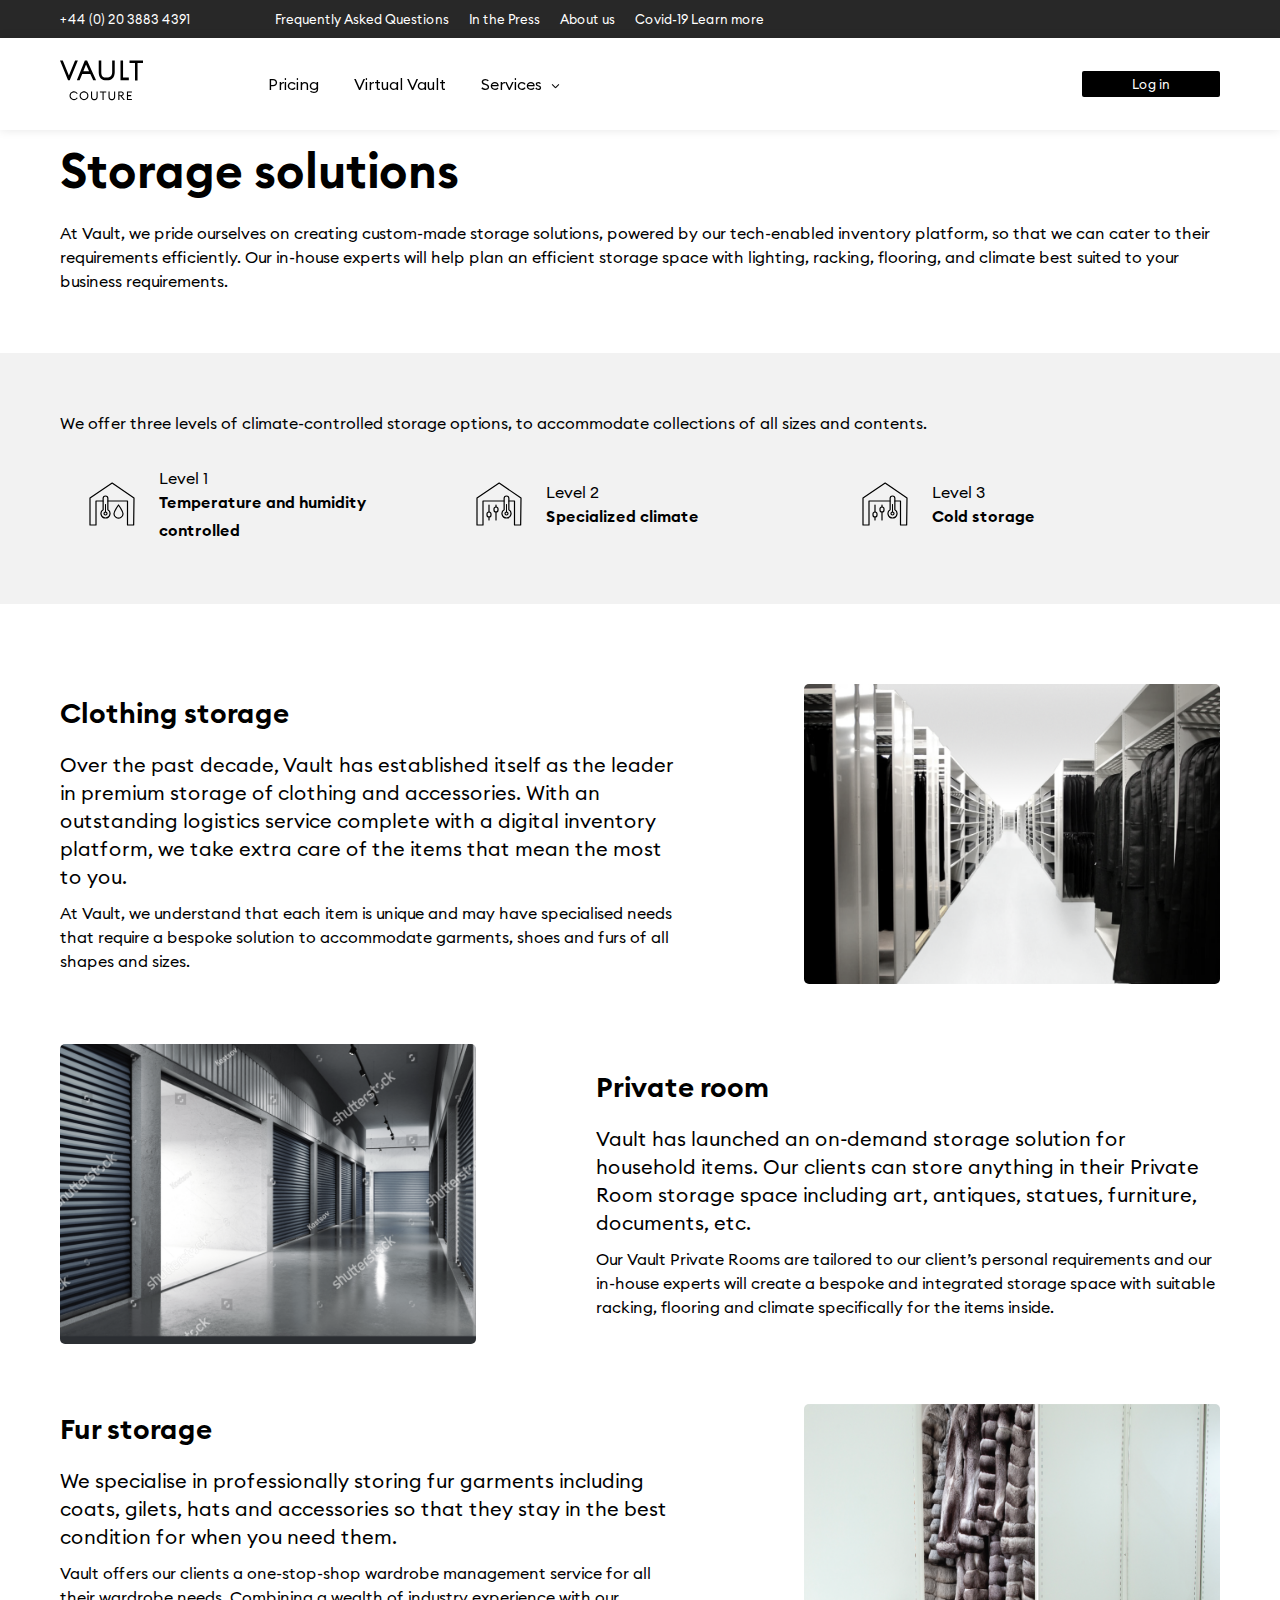
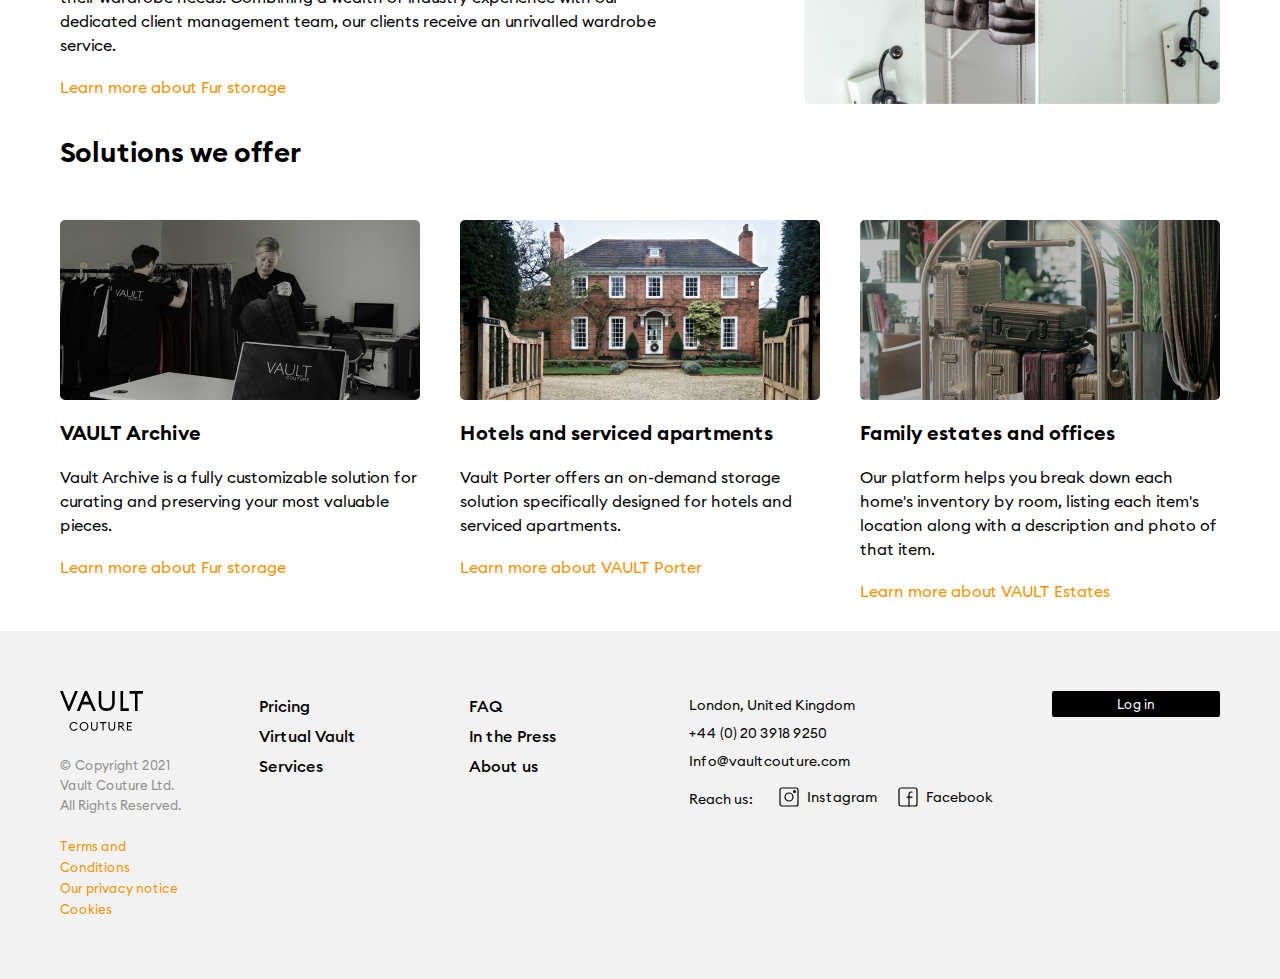
<file: storage_solutions.html>
<!DOCTYPE html>
<html lang="en">
<head>
    <meta charset="UTF-8">
    <meta http-equiv="X-UA-Compatible" content="IE=edge">
    <meta name="viewport" content="width=device-width, initial-scale=1.0">
    <link rel="stylesheet" href="https://unpkg.com/swiper/swiper-bundle.min.css" />
    <link rel="stylesheet" href="css/style.min.css">
    <title>storage-solutions</title>
</head>
<body>
    
    <div class="wrapper">
        <header class="header header__bgwhite">
    <div class="header__top">
        <div class="container">
            <div class="header__top-in">
                <a href="tel:+44(0)2038834391">+44 (0) 20 3883 4391</a>
                <div class="header__top-center">
                    <a href="#">Frequently Asked Questions</a>
                    <a href="#">In the Press</a>
                    <a href="#">About us</a>
                    <a href="#">Covid-19 Learn more</a>        
                </div>
            </div>
        </div>
    </div>
    <div class="header__bottom header__bottom-bgwhite">
        <div class="container">
            <div class="header__bottom-in">
                <nav class="navbar">
                    <a href="#" class="logotip">
                        <svg xmlns="http://www.w3.org/2000/svg" width="83" height="44" viewBox="0 0 83 44" fill="none">
                            <path d="M13.944 40.144C13.328 40.144 12.752 40.032 12.216 39.808C11.688 39.576 11.224 39.264 10.824 38.872C10.424 38.472 10.108 38.004 9.876 37.468C9.652 36.932 9.54 36.356 9.54 35.74C9.54 35.124 9.652 34.548 9.876 34.012C10.108 33.476 10.424 33.012 10.824 32.62C11.224 32.22 11.688 31.908 12.216 31.684C12.752 31.452 13.328 31.336 13.944 31.336C14.76 31.336 15.496 31.524 16.152 31.9C16.808 32.268 17.328 32.768 17.712 33.4L16.776 33.964C16.48 33.484 16.088 33.104 15.6 32.824C15.12 32.536 14.568 32.392 13.944 32.392C13.48 32.392 13.048 32.48 12.648 32.656C12.248 32.824 11.9 33.06 11.604 33.364C11.316 33.668 11.088 34.024 10.92 34.432C10.752 34.84 10.668 35.276 10.668 35.74C10.668 36.212 10.752 36.652 10.92 37.06C11.088 37.46 11.316 37.812 11.604 38.116C11.9 38.42 12.248 38.66 12.648 38.836C13.048 39.004 13.48 39.088 13.944 39.088C14.568 39.088 15.12 38.948 15.6 38.668C16.088 38.38 16.48 37.996 16.776 37.516L17.712 38.08C17.328 38.712 16.808 39.216 16.152 39.592C15.496 39.96 14.76 40.144 13.944 40.144ZM24.0026 39.088C24.4666 39.088 24.8986 39.004 25.2986 38.836C25.7066 38.66 26.0546 38.42 26.3426 38.116C26.6386 37.812 26.8706 37.46 27.0386 37.06C27.2066 36.652 27.2906 36.212 27.2906 35.74C27.2906 35.276 27.2066 34.84 27.0386 34.432C26.8706 34.024 26.6386 33.668 26.3426 33.364C26.0546 33.06 25.7066 32.824 25.2986 32.656C24.8986 32.48 24.4666 32.392 24.0026 32.392C23.5386 32.392 23.1066 32.48 22.7066 32.656C22.3066 32.824 21.9586 33.06 21.6626 33.364C21.3746 33.668 21.1466 34.024 20.9786 34.432C20.8106 34.84 20.7266 35.276 20.7266 35.74C20.7266 36.212 20.8106 36.652 20.9786 37.06C21.1466 37.46 21.3746 37.812 21.6626 38.116C21.9586 38.42 22.3066 38.66 22.7066 38.836C23.1066 39.004 23.5386 39.088 24.0026 39.088ZM24.0026 40.144C23.3866 40.144 22.8106 40.032 22.2746 39.808C21.7466 39.576 21.2826 39.264 20.8826 38.872C20.4826 38.472 20.1666 38.004 19.9346 37.468C19.7106 36.932 19.5986 36.356 19.5986 35.74C19.5986 35.124 19.7106 34.548 19.9346 34.012C20.1666 33.476 20.4826 33.012 20.8826 32.62C21.2826 32.22 21.7466 31.908 22.2746 31.684C22.8106 31.452 23.3866 31.336 24.0026 31.336C24.6186 31.336 25.1946 31.452 25.7306 31.684C26.2666 31.908 26.7306 32.22 27.1226 32.62C27.5226 33.012 27.8346 33.476 28.0586 34.012C28.2906 34.548 28.4066 35.124 28.4066 35.74C28.4066 36.356 28.2906 36.932 28.0586 37.468C27.8346 38.004 27.5226 38.472 27.1226 38.872C26.7306 39.264 26.2666 39.576 25.7306 39.808C25.1946 40.032 24.6186 40.144 24.0026 40.144ZM34.3169 40.144C33.8209 40.144 33.3689 40.064 32.9609 39.904C32.5529 39.744 32.2009 39.516 31.9049 39.22C31.6169 38.916 31.3889 38.552 31.2209 38.128C31.0609 37.696 30.9809 37.216 30.9809 36.688V31.48H32.0969V36.712C32.0969 37.48 32.2969 38.068 32.6969 38.476C33.1049 38.884 33.6449 39.088 34.3169 39.088C34.9889 39.088 35.5249 38.884 35.9249 38.476C36.3329 38.068 36.5369 37.48 36.5369 36.712V31.48H37.6529V36.688C37.6529 37.216 37.5689 37.696 37.4009 38.128C37.2409 38.552 37.0129 38.916 36.7169 39.22C36.4289 39.516 36.0769 39.744 35.6609 39.904C35.2529 40.064 34.8049 40.144 34.3169 40.144ZM42.524 32.536H39.872V31.48H46.268V32.536H43.616V40H42.524V32.536ZM51.8326 40.144C51.3366 40.144 50.8846 40.064 50.4766 39.904C50.0686 39.744 49.7166 39.516 49.4206 39.22C49.1326 38.916 48.9046 38.552 48.7366 38.128C48.5766 37.696 48.4966 37.216 48.4966 36.688V31.48H49.6126V36.712C49.6126 37.48 49.8126 38.068 50.2126 38.476C50.6206 38.884 51.1606 39.088 51.8326 39.088C52.5046 39.088 53.0406 38.884 53.4406 38.476C53.8486 38.068 54.0526 37.48 54.0526 36.712V31.48H55.1686V36.688C55.1686 37.216 55.0846 37.696 54.9166 38.128C54.7566 38.552 54.5286 38.916 54.2326 39.22C53.9446 39.516 53.5926 39.744 53.1766 39.904C52.7686 40.064 52.3206 40.144 51.8326 40.144ZM58.3116 31.48H61.2156C61.6076 31.48 61.9596 31.536 62.2716 31.648C62.5916 31.76 62.8596 31.92 63.0756 32.128C63.2996 32.336 63.4676 32.584 63.5796 32.872C63.6996 33.16 63.7596 33.48 63.7596 33.832C63.7596 34.456 63.5716 34.968 63.1956 35.368C62.8276 35.768 62.3116 36.016 61.6476 36.112L64.9356 40H63.5316L60.2556 36.124H59.4276V40H58.3116V31.48ZM61.0836 35.128C61.5716 35.128 61.9516 35.02 62.2236 34.804C62.5036 34.588 62.6436 34.264 62.6436 33.832C62.6436 33.4 62.5036 33.072 62.2236 32.848C61.9516 32.624 61.5716 32.512 61.0836 32.512H59.4276V35.128H61.0836ZM66.9288 31.48H71.8968V32.536H68.0448V35.116H71.1768V36.172H68.0448V38.944H71.8968V40H66.9288V31.48Z" fill="white"/>
                            <path fill-rule="evenodd" clip-rule="evenodd" d="M83 3.1206V0.383301H69.5254V3.1206H74.981L74.9816 20.4688H77.5438L77.5433 3.1206H83ZM41.2826 12.1423V0.484379H38.7203V12.1423L38.7223 12.3822C38.806 17.5443 41.608 20.3299 46.6728 20.3299C51.8074 20.3299 54.6493 17.4718 54.7342 12.1656L54.7344 0.484379H52.1721V12.1423L52.1673 12.3418C52.0512 15.9644 50.3663 17.5925 46.6728 17.5925C42.9204 17.5925 41.2826 15.9185 41.2826 12.1423ZM63.0617 0.484379V17.5925H68.8267V20.3299H60.4994V0.484379H63.0617ZM36.0562 20.3295L27.0857 0.484379H24.854L16.84 20.3295H19.6302L22.2258 13.9006H30.3039L33.2101 20.3295H36.0562ZM2.79157 0.484379L8.89292 15.5341L15.0609 0.484379H17.8582L9.7242 20.3297H8.04529L0 0.484379H2.79157ZM23.331 11.1685L26.038 4.46764L29.066 11.1685H23.331Z" fill="white"/>
                        </svg>
                    </a>
                    <ul class="nav__list">
                        <li class="nav__item">
                            <a href="#" class="nav__link">
                                Pricing
                            </a>
                        </li>
                        <li  class="nav__item">
                            <a href="#" class="nav__link">
                                Virtual Vault
                            </a>
                        </li> 
                        <li  class="nav__item">
                            <a href="#" class="nav__link _sub-nav">
                                Services
                            </a>
                            <ul class="sub-nav">
                                <div class="sub-nav__triangle"></div>
                                <li>
                                    <a href="#" class="sub-nav__link">Storage solutions</a>
                                </li>
                                <li>
                                    <a href="#" class="sub-nav__link">Wardrobe organisation</a>
                                </li>
                                <li>
                                    <a href="#" class="sub-nav__link">Furs</a>
                                </li>
                                <li>
                                    <a href="#" class="sub-nav__link">Vault Archive</a>
                                </li>
                                <li>
                                    <a href="#" class="sub-nav__link">Hotels and serviced appartments</a>
                                </li>
                                <li>
                                    <a href="#" class="sub-nav__link">Family Estates and Offices</a>
                                </li>
                            </ul>
                        </li>
                    </ul>
                </nav>
                <div class="login">
                    <a href="#" class="login-link btn btn-white">Log in</a>
                </div>
                <button class="burger__btn burger__btn-bgblack">
                    <span></span>
                </button>
            </div>
        </div>
    </div>
    <div class="header__bottom header__bottom-bgblack">
        <div class="container">
            <div class="header__bottom-in">
                <nav class="navbar">
                    <a href="#" class="logotip">
                        <svg xmlns="http://www.w3.org/2000/svg" width="83" height="44" viewBox="0 0 83 44" fill="none">
                            <path d="M13.944 40.144C13.328 40.144 12.752 40.032 12.216 39.808C11.688 39.576 11.224 39.264 10.824 38.872C10.424 38.472 10.108 38.004 9.876 37.468C9.652 36.932 9.54 36.356 9.54 35.74C9.54 35.124 9.652 34.548 9.876 34.012C10.108 33.476 10.424 33.012 10.824 32.62C11.224 32.22 11.688 31.908 12.216 31.684C12.752 31.452 13.328 31.336 13.944 31.336C14.76 31.336 15.496 31.524 16.152 31.9C16.808 32.268 17.328 32.768 17.712 33.4L16.776 33.964C16.48 33.484 16.088 33.104 15.6 32.824C15.12 32.536 14.568 32.392 13.944 32.392C13.48 32.392 13.048 32.48 12.648 32.656C12.248 32.824 11.9 33.06 11.604 33.364C11.316 33.668 11.088 34.024 10.92 34.432C10.752 34.84 10.668 35.276 10.668 35.74C10.668 36.212 10.752 36.652 10.92 37.06C11.088 37.46 11.316 37.812 11.604 38.116C11.9 38.42 12.248 38.66 12.648 38.836C13.048 39.004 13.48 39.088 13.944 39.088C14.568 39.088 15.12 38.948 15.6 38.668C16.088 38.38 16.48 37.996 16.776 37.516L17.712 38.08C17.328 38.712 16.808 39.216 16.152 39.592C15.496 39.96 14.76 40.144 13.944 40.144ZM24.0026 39.088C24.4666 39.088 24.8986 39.004 25.2986 38.836C25.7066 38.66 26.0546 38.42 26.3426 38.116C26.6386 37.812 26.8706 37.46 27.0386 37.06C27.2066 36.652 27.2906 36.212 27.2906 35.74C27.2906 35.276 27.2066 34.84 27.0386 34.432C26.8706 34.024 26.6386 33.668 26.3426 33.364C26.0546 33.06 25.7066 32.824 25.2986 32.656C24.8986 32.48 24.4666 32.392 24.0026 32.392C23.5386 32.392 23.1066 32.48 22.7066 32.656C22.3066 32.824 21.9586 33.06 21.6626 33.364C21.3746 33.668 21.1466 34.024 20.9786 34.432C20.8106 34.84 20.7266 35.276 20.7266 35.74C20.7266 36.212 20.8106 36.652 20.9786 37.06C21.1466 37.46 21.3746 37.812 21.6626 38.116C21.9586 38.42 22.3066 38.66 22.7066 38.836C23.1066 39.004 23.5386 39.088 24.0026 39.088ZM24.0026 40.144C23.3866 40.144 22.8106 40.032 22.2746 39.808C21.7466 39.576 21.2826 39.264 20.8826 38.872C20.4826 38.472 20.1666 38.004 19.9346 37.468C19.7106 36.932 19.5986 36.356 19.5986 35.74C19.5986 35.124 19.7106 34.548 19.9346 34.012C20.1666 33.476 20.4826 33.012 20.8826 32.62C21.2826 32.22 21.7466 31.908 22.2746 31.684C22.8106 31.452 23.3866 31.336 24.0026 31.336C24.6186 31.336 25.1946 31.452 25.7306 31.684C26.2666 31.908 26.7306 32.22 27.1226 32.62C27.5226 33.012 27.8346 33.476 28.0586 34.012C28.2906 34.548 28.4066 35.124 28.4066 35.74C28.4066 36.356 28.2906 36.932 28.0586 37.468C27.8346 38.004 27.5226 38.472 27.1226 38.872C26.7306 39.264 26.2666 39.576 25.7306 39.808C25.1946 40.032 24.6186 40.144 24.0026 40.144ZM34.3169 40.144C33.8209 40.144 33.3689 40.064 32.9609 39.904C32.5529 39.744 32.2009 39.516 31.9049 39.22C31.6169 38.916 31.3889 38.552 31.2209 38.128C31.0609 37.696 30.9809 37.216 30.9809 36.688V31.48H32.0969V36.712C32.0969 37.48 32.2969 38.068 32.6969 38.476C33.1049 38.884 33.6449 39.088 34.3169 39.088C34.9889 39.088 35.5249 38.884 35.9249 38.476C36.3329 38.068 36.5369 37.48 36.5369 36.712V31.48H37.6529V36.688C37.6529 37.216 37.5689 37.696 37.4009 38.128C37.2409 38.552 37.0129 38.916 36.7169 39.22C36.4289 39.516 36.0769 39.744 35.6609 39.904C35.2529 40.064 34.8049 40.144 34.3169 40.144ZM42.524 32.536H39.872V31.48H46.268V32.536H43.616V40H42.524V32.536ZM51.8326 40.144C51.3366 40.144 50.8846 40.064 50.4766 39.904C50.0686 39.744 49.7166 39.516 49.4206 39.22C49.1326 38.916 48.9046 38.552 48.7366 38.128C48.5766 37.696 48.4966 37.216 48.4966 36.688V31.48H49.6126V36.712C49.6126 37.48 49.8126 38.068 50.2126 38.476C50.6206 38.884 51.1606 39.088 51.8326 39.088C52.5046 39.088 53.0406 38.884 53.4406 38.476C53.8486 38.068 54.0526 37.48 54.0526 36.712V31.48H55.1686V36.688C55.1686 37.216 55.0846 37.696 54.9166 38.128C54.7566 38.552 54.5286 38.916 54.2326 39.22C53.9446 39.516 53.5926 39.744 53.1766 39.904C52.7686 40.064 52.3206 40.144 51.8326 40.144ZM58.3116 31.48H61.2156C61.6076 31.48 61.9596 31.536 62.2716 31.648C62.5916 31.76 62.8596 31.92 63.0756 32.128C63.2996 32.336 63.4676 32.584 63.5796 32.872C63.6996 33.16 63.7596 33.48 63.7596 33.832C63.7596 34.456 63.5716 34.968 63.1956 35.368C62.8276 35.768 62.3116 36.016 61.6476 36.112L64.9356 40H63.5316L60.2556 36.124H59.4276V40H58.3116V31.48ZM61.0836 35.128C61.5716 35.128 61.9516 35.02 62.2236 34.804C62.5036 34.588 62.6436 34.264 62.6436 33.832C62.6436 33.4 62.5036 33.072 62.2236 32.848C61.9516 32.624 61.5716 32.512 61.0836 32.512H59.4276V35.128H61.0836ZM66.9288 31.48H71.8968V32.536H68.0448V35.116H71.1768V36.172H68.0448V38.944H71.8968V40H66.9288V31.48Z" fill="white"/>
                            <path fill-rule="evenodd" clip-rule="evenodd" d="M83 3.1206V0.383301H69.5254V3.1206H74.981L74.9816 20.4688H77.5438L77.5433 3.1206H83ZM41.2826 12.1423V0.484379H38.7203V12.1423L38.7223 12.3822C38.806 17.5443 41.608 20.3299 46.6728 20.3299C51.8074 20.3299 54.6493 17.4718 54.7342 12.1656L54.7344 0.484379H52.1721V12.1423L52.1673 12.3418C52.0512 15.9644 50.3663 17.5925 46.6728 17.5925C42.9204 17.5925 41.2826 15.9185 41.2826 12.1423ZM63.0617 0.484379V17.5925H68.8267V20.3299H60.4994V0.484379H63.0617ZM36.0562 20.3295L27.0857 0.484379H24.854L16.84 20.3295H19.6302L22.2258 13.9006H30.3039L33.2101 20.3295H36.0562ZM2.79157 0.484379L8.89292 15.5341L15.0609 0.484379H17.8582L9.7242 20.3297H8.04529L0 0.484379H2.79157ZM23.331 11.1685L26.038 4.46764L29.066 11.1685H23.331Z" fill="white"/>
                        </svg>
                    </a>
                    <ul class="nav__list">
                        <li class="nav__item">
                            <a href="#" class="nav__link">
                                Pricing
                            </a>
                        </li>
                        <li  class="nav__item">
                            <a href="#" class="nav__link">
                                Virtual Vault
                            </a>
                        </li> 
                        <li  class="nav__item">
                            <a href="#" class="nav__link _sub-nav">
                                Services
                            </a>
                            <ul class="sub-nav">
                                <div class="sub-nav__triangle"></div>
                                <li>
                                    <a href="#" class="sub-nav__link">Storage solutions</a>
                                </li>
                                <li>
                                    <a href="#" class="sub-nav__link">Wardrobe organisation</a>
                                </li>
                                <li>
                                    <a href="#" class="sub-nav__link">Furs</a>
                                </li>
                                <li>
                                    <a href="#" class="sub-nav__link">Vault Archive</a>
                                </li>
                                <li>
                                    <a href="#" class="sub-nav__link">Hotels and serviced appartments</a>
                                </li>
                                <li>
                                    <a href="#" class="sub-nav__link">Family Estates and Offices</a>
                                </li>
                            </ul>
                        </li>
                    </ul>
                </nav>
                <div class="login">
                    <a href="#" class="login-link btn btn-white">Log in</a>
                </div>
                <button class="burger__btn burger__btn-bgwhite">
                    <span></span>
                </button>
            </div>
        </div>
    </div>
        
</header>
 
        <main class="main">

            <div class="storage__solution-head">
    <div class="container">
        <div class="storage__solution-head-in">
            <div class="page__head">
                <h1 class="page__head-title">Storage solutions</h1>
                <p class="page__head-inftext">At Vault, we pride ourselves on creating custom-made storage solutions, powered by our tech-enabled inventory platform, so that we can cater to their requirements efficiently. Our in-house experts will help plan an efficient storage space with lighting, racking, flooring, and climate best suited to your business requirements. </p>
            </div
        </div>
    </div>
</div>

<div class="storage__solution-levels">
    <div class="container">
        <p>We offer three levels of climate-controlled storage options, to accommodate collections of all sizes and contents.</p>
        <div class="level__block">
            <div class="level__block-item">
                <img src="img/storage-solution-level/level1.svg" alt="level">
                <div class="level__block-text">
                    <span>Level 1</span>
                    <h4>Temperature and humidity controlled</h4>
                </div>
            </div>
            <div class="level__block-item">
                <img src="img/storage-solution-level/level2.svg" alt="level">
                <div class="level__block-text">
                    <span>Level 2</span>
                    <h4>Specialized climate</h4>
                </div>
            </div>
            <div class="level__block-item">
                <img src="img/storage-solution-level/level2.svg" alt="level">
                <div class="level__block-text">
                    <span>Level 3</span>
                    <h4>Cold storage</h4>
                </div>
            </div>
        </div>
    </div>
</div> 
            
            <div class="storage__solution-content">
    <div class="container">
        <div class="storage__solution-content-in">
            <div class="block__2col block__2col-basic">
                <div class="block__2col-col_text">
                    <h3 class="block__2col-title basic_title">
                        Clothing storage 
                    </h3>
                    <div class="block__2col-text">
                        <div class="block__2col-text-b">
                            Over the past decade, Vault has established itself as the leader in premium storage of clothing and accessories. With an outstanding logistics service complete with a digital inventory platform, we take extra care of the items that mean the most to you.
                        </div>
                        <div class="block__2col-text-s">
                            At Vault, we understand that each item is unique and may have specialised needs that require a bespoke solution to accommodate garments, shoes and furs of all shapes and sizes.
                        </div>
                    </div>
                </div>
                <div class="block__2col-col_img">
                    <img src="img/storage-solution/col-image1.png" alt="img">
                </div>
            </div>
            <div class="block__2col block__2col-reverse block__2col-basic">
                <div class="block__2col-col_text">
                    <h3 class="block__2col-title basic_title">
                        Private room
                    </h3>
                    <div class="block__2col-text">
                        <div class="block__2col-text-b">
                            Vault has launched an on-demand storage solution for household items. Our clients can store anything in their Private Room storage space including art, antiques, statues, furniture, documents, etc.
                        </div>
                        <div class="block__2col-text-s">
                            Our Vault Private Rooms are tailored to our client’s personal requirements and our in-house experts will create a bespoke and integrated storage space with suitable racking, flooring and climate specifically for the items inside.
                        </div>
                    </div>
                </div>
                <div class="block__2col-col_img">
                    <img src="img/storage-solution/col-image2.png" alt="img">
                </div>
            </div>
            <div class="block__2col block__2col-basic">
                <div class="block__2col-col_text">
                    <h3 class="block__2col-title basic_title">
                        Fur storage 
                    </h3>
                    <div class="block__2col-text">
                        <div class="block__2col-text-b">
                            We specialise in professionally storing fur garments including coats, gilets, hats and accessories so that they stay in the best condition for when you need them.
                        </div>
                        <div class="block__2col-text-s">
                            Vault offers our clients a one-stop-shop wardrobe management service for all their wardrobe needs. Combining a wealth of industry experience with our dedicated client management team, our clients receive an unrivalled wardrobe service.
                        </div>
                    </div>
                    <a href="#" class="block__2col-link">Learn more about Fur storage</a>
                </div>
                <div class="block__2col-col_img">
                    <img src="img/storage-solution/col-image3.png" alt="img">
                </div>
            </div>
        </div>
    </div>
</div>            

            <div class="storage__solution-foot">
    <div class="container">
        <div class="storage__solution-foot-in">
            <h2 class="block__2col-title basic_title">
                Solutions we offer
            </h2>
            <div class="block__2col-mini_group">
                <div class="block__2col block__2col-mini">
                    <div class="block__2col-col_text">
                        <h3 class="block__2col-title">
                            VAULT Archive
                        </h3>
                        <div class="block__2col-text">
                            <div class="block__2col-text-s">
                                Vault Archive is a fully customizable solution for curating and preserving your most valuable pieces.
                            </div>
                        </div>
                        <a href="#" class="block__2col-link">Learn more about Fur storage</a>
                    </div>
                    <div class="block__2col-col_img">
                        <img src="img/storage-solution/col-mini-image1.png" alt="img">
                    </div>
                    
                </div>
                <div class="block__2col block__2col-mini">
                    <div class="block__2col-col_text">
                        <h3 class="block__2col-title">
                            Hotels and serviced apartments
                        </h3>
                        <div class="block__2col-text">
                            <div class="block__2col-text-s">
                                Vault Porter offers an on-demand storage solution specifically designed for hotels and serviced apartments.
                            </div>
                        </div>
                        <a href="#" class="block__2col-link">Learn more about VAULT Porter</a>
                    </div>
                    <div class="block__2col-col_img">
                        <img src="img/storage-solution/col-mini-image3.png" alt="img">
                    </div>
                    
                </div>
                <div class="block__2col block__2col-mini">
                    <div class="block__2col-col_text">
                        <h3 class="block__2col-title">
                            Family estates and offices
                        </h3>
                        <div class="block__2col-text">
                            <div class="block__2col-text-s">
                                Our platform helps you break down each home's inventory by room, listing each item's location along with a description and photo of that item.
                            </div>
                        </div>
                        <a href="#" class="block__2col-link">Learn more about VAULT Estates</a>
                    </div>
                    <div class="block__2col-col_img">
                        <img src="img/storage-solution/col-mini-image2.png" alt="img">
                    </div>
                    
                </div>
            </div>
            
        </div>
    </div>
</div>            


        </main>
        <footer class="footer">
    <div class="container">
        <div class="footer-in">
            <div class="footer-col col-1">
                <a href="#" class="flogotip-link">
                    <img src="img/logotip-black.svg" alt="logo">
                </a>
                <div class="footer-col1-text">
                    <p>© Copyright 2021 Vault Couture Ltd. All Rights Reserved.</p>
                    <ul>
                        <li>
                            <a href="#">
                                Terms and Conditions
                            </a>
                        </li>
                        <li>
                            <a href="#">
                                Our privacy notice
                            </a>
                        </li>
                        <li>
                            <a href="#">
                                Cookies
                            </a>
                        </li>
                    </ul>
                </div>
            </div>
            <div class="footer-col col-2">
                <ul>
                    <li>
                        <a href="#">
                            Pricing
                        </a>
                    </li>
                    <li>
                        <a href="#">                                   
                            Virtual Vault
                        </a>
                    </li>
                    <li>
                        <a href="#">
                            Services
                        </a>
                    </li>
                </ul>
                <ul>
                    <li>
                        <a href="#">
                            FAQ
                        </a>
                    </li>
                    <li>
                        <a href="#">
                            In the Press
                        </a>
                    </li>
                    <li>
                        <a href="#">
                            About us
                        </a>
                    </li>

                </ul>
            </div>
            <div class="footer-col col-3">
                <a href="https://goo.gl/maps/6fH6s2bpgksGekZ76" target="_blank">
                    London, United Kingdom 
                </a>
                <a href="tel:+4402039189250">
                    +44 (0) 20 3918 9250
                </a>
                <a href="mailto:Info@vaultcouture.com" target="_blank">
                    Info@vaultcouture.com
                </a>
                <div class="social__box"> 
                    <p>Reach us:</p>
                    <a href="instagram.com" target="_blank">
                        <svg xmlns="http://www.w3.org/2000/svg" width="20" height="20" viewBox="0 0 20 20" fill="none">
                            <rect x="1" y="1" width="18" height="18" rx="2" stroke="black" stroke-width="1.2" stroke-linecap="round" stroke-linejoin="round"/>
                            <circle cx="10" cy="10" r="4" stroke="black" stroke-width="1.2" stroke-linecap="round" stroke-linejoin="round"/>
                            <circle cx="15.5" cy="4.5" r="1.5" fill="black"/>
                        </svg>
                        Instagram
                    </a>
                    <a href="facebook.com" target="_blank">
                        <svg xmlns="http://www.w3.org/2000/svg" width="20" height="20" viewBox="0 0 20 20" fill="none">
                            <rect x="1" y="1" width="18" height="18" rx="2" stroke="black" stroke-width="1.2" stroke-linecap="round" stroke-linejoin="round"/>
                            <path d="M14 5.04002C13 4.87335 11 5.14002 11 7.54002C11 9.94002 11 16.2067 11 19.04" stroke="black" stroke-width="1.2" stroke-linecap="round" stroke-linejoin="round"/>
                            <path d="M9 10.04H14" stroke="black" stroke-width="1.2" stroke-linecap="round" stroke-linejoin="round"/>
                        </svg>
                        Facebook
                    </a>
                </div>
            </div>
            <div class="footer-col col-4">
                <a href="#" class="login-link btn btn-black">Log in</a>
            </div>

        </div>
    </div>
</footer>

<div class="mobile__menu">
    <div class="mobile__menu-header">
        <ul class="mobile__menu-nav">
            <li class="mobile__menu-item">
                <a href="#" class="mobile__menu-link right-arrow bottom-border font-bolder">
                    Pricing
                </a>
            </li>
            <li class="mobile__menu-item">
                <a href="#" class="mobile__menu-link right-arrow bottom-border font-bolder">
                    Virtual Vault
                </a>
            </li>
            <li class="mobile__menu-item">
                <a href="#" class="mobile__menu-link  font-bolder">
                    Services
                </a>
            </li>
            <li class="mobile__menu-item">
                <a href="#" class="mobile__menu-link ">
                    Storage solutions
                </a>
            </li>
            <li class="mobile__menu-item">
                <a href="#" class="mobile__menu-link ">
                    Wardrobe organisation
                </a>
            </li>
            <li class="mobile__menu-item">
                <a href="#" class="mobile__menu-link ">
                    Furs
                </a>
            </li>
            <li class="mobile__menu-item">
                <a href="#" class="mobile__menu-link ">
                    Vault Archive
                </a>
            </li>
            <li class="mobile__menu-item">
                <a href="#" class="mobile__menu-link ">
                    Hotels and serviced appartments
                </a>
            </li>
            <li class="mobile__menu-item">
                <a href="#" class="mobile__menu-link bottom-border">
                    Family Estates and Offices
                </a>
            </li>
            <li class="mobile__menu-item">
                <a href="#" class="mobile__menu-link ">
                    Frequently asked questions
                </a>
            </li>
            <li class="mobile__menu-item">
                <a href="#" class="mobile__menu-link ">
                    In the press
                </a>
            </li>
            <li class="mobile__menu-item">
                <a href="#" class="mobile__menu-link ">
                    About us
                </a>
            </li>
            <li class="mobile__menu-item">
                <a href="#" class="mobile__menu-link bottom-border">
                    Covid-19 Learn more
                </a>
            </li>

        </ul>
    </div>
    <div class="mobile__menu-footer footer-col col-3">
        <a href="https://goo.gl/maps/6fH6s2bpgksGekZ76" target="_blank">
            London, United Kingdom 
        </a>
        <a href="tel:+4402039189250">
            +44 (0) 20 3918 9250
        </a>
        <a href="mailto:Info@vaultcouture.com" target="_blank">
            Info@vaultcouture.com
        </a>
        <p>Reach us:</p>
        <div class="social__box">
            <a href="instagram.com" target="_blank">
                <svg xmlns="http://www.w3.org/2000/svg" width="20" height="20" viewBox="0 0 20 20" fill="none">
                    <rect x="1" y="1" width="18" height="18" rx="2" stroke="black" stroke-width="1.2" stroke-linecap="round" stroke-linejoin="round"/>
                    <circle cx="10" cy="10" r="4" stroke="black" stroke-width="1.2" stroke-linecap="round" stroke-linejoin="round"/>
                    <circle cx="15.5" cy="4.5" r="1.5" fill="black"/>
                </svg>
                Instagram
            </a>
            <a href="facebook.com" target="_blank">
                <svg xmlns="http://www.w3.org/2000/svg" width="20" height="20" viewBox="0 0 20 20" fill="none">
                    <rect x="1" y="1" width="18" height="18" rx="2" stroke="black" stroke-width="1.2" stroke-linecap="round" stroke-linejoin="round"/>
                    <path d="M14 5.04002C13 4.87335 11 5.14002 11 7.54002C11 9.94002 11 16.2067 11 19.04" stroke="black" stroke-width="1.2" stroke-linecap="round" stroke-linejoin="round"/>
                    <path d="M9 10.04H14" stroke="black" stroke-width="1.2" stroke-linecap="round" stroke-linejoin="round"/>
                </svg>
                Facebook
            </a>
        </div>
    </div>
</div>

<!-- <div class="mobile__menu-overlay"></div> -->



    </div>

    <script src="https://cdnjs.cloudflare.com/ajax/libs/jquery/3.6.0/jquery.min.js"></script>
    <script src="https://unpkg.com/swiper/swiper-bundle.min.js"></script>
    <script src="js/script.min.js"></script>
</body>
</html>
</file>
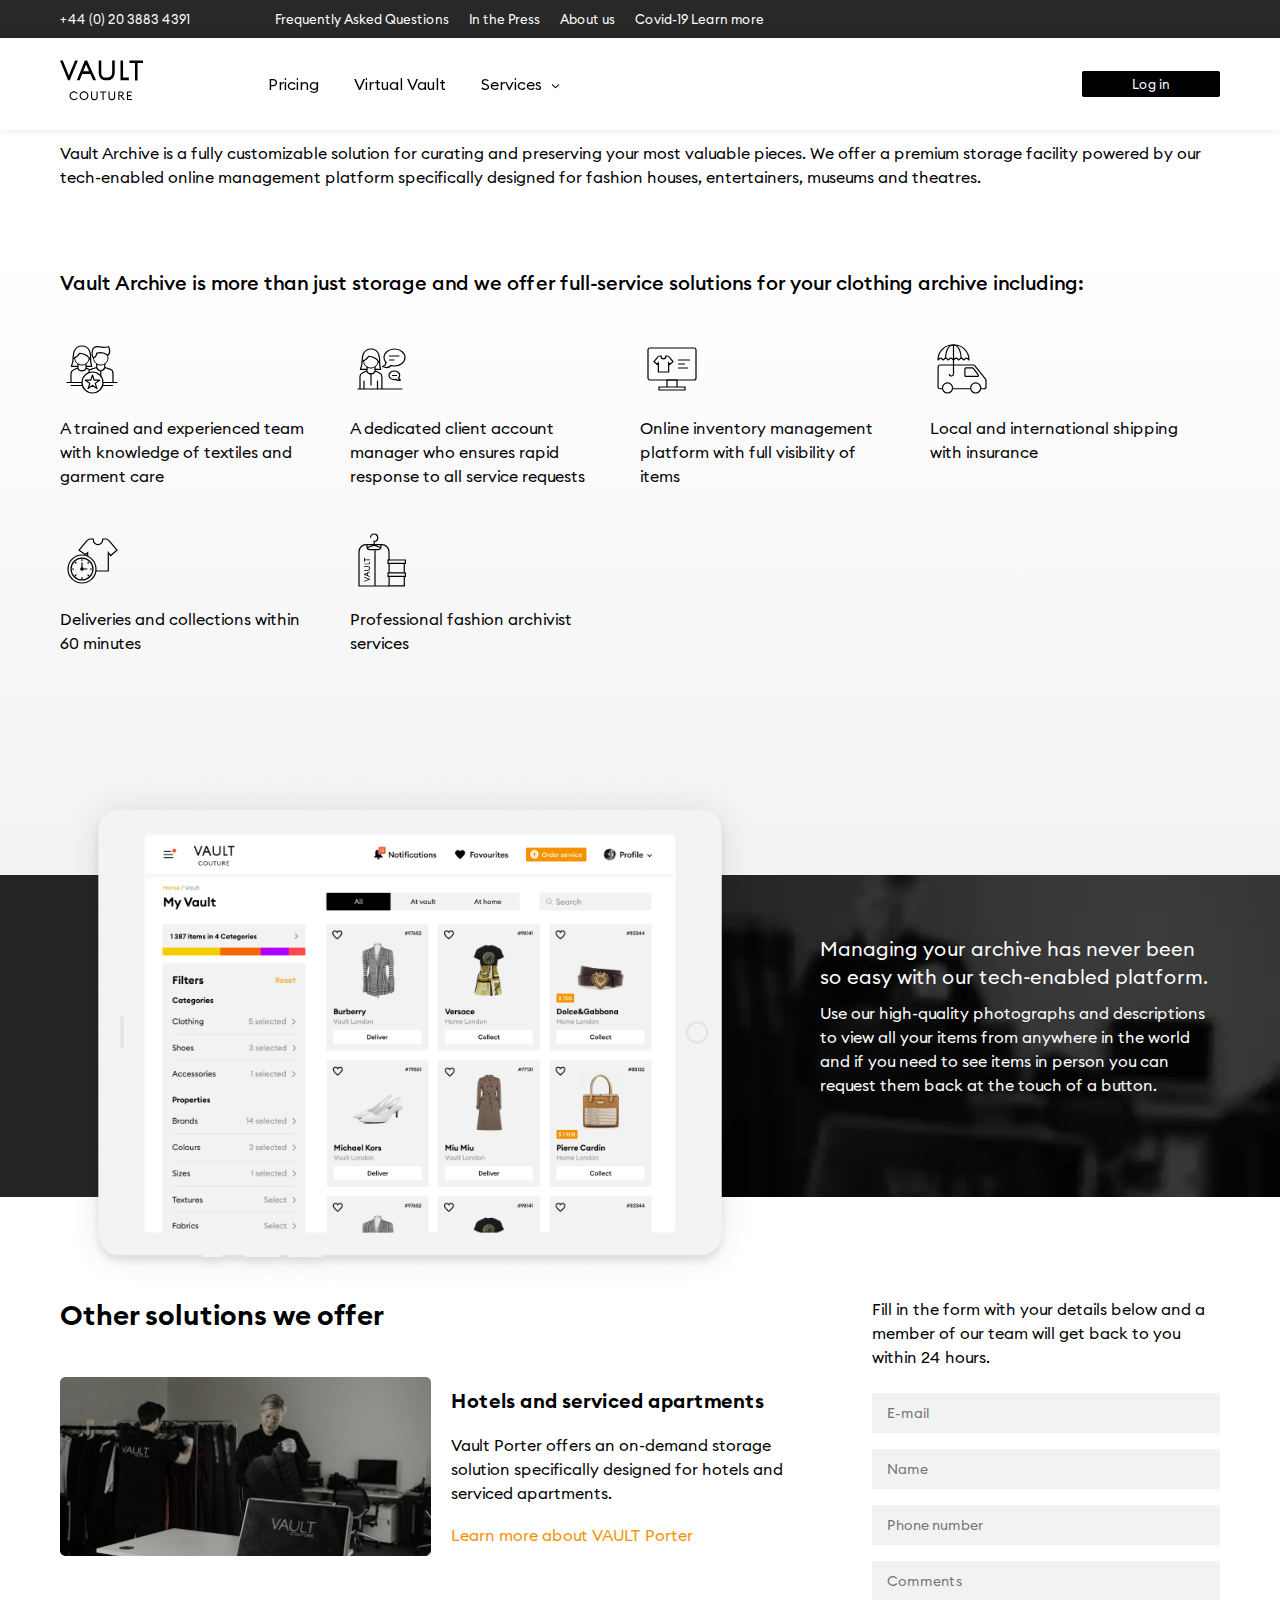
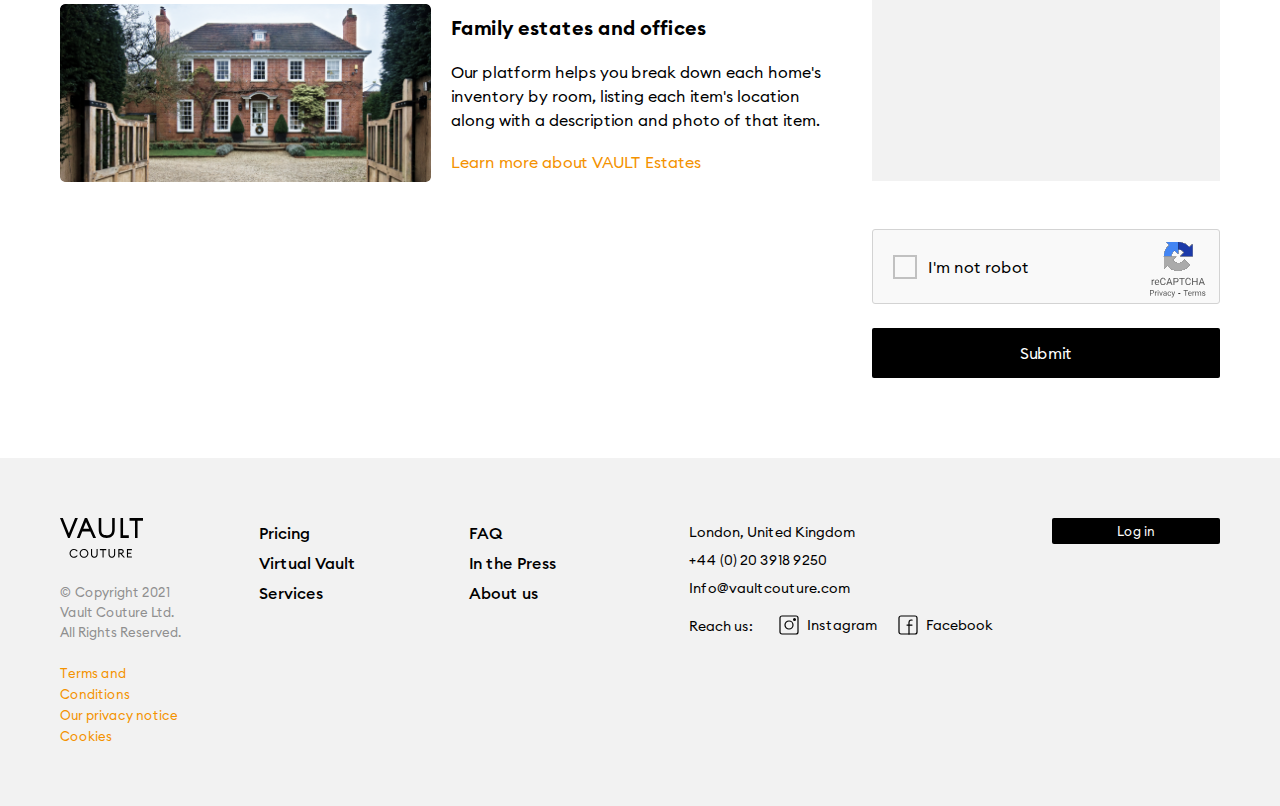
<file: vault_archive.html>
<!DOCTYPE html>
<html lang="en">
<head>
    <meta charset="UTF-8">
    <meta http-equiv="X-UA-Compatible" content="IE=edge">
    <meta name="viewport" content="width=device-width, initial-scale=1.0">
    <link rel="stylesheet" href="https://unpkg.com/swiper/swiper-bundle.min.css" />
    <link rel="stylesheet" href="css/style.min.css">
    <title>vault_archive</title>

    <script src="https://www.google.com/recaptcha/api.js" async defer></script>
</head>
<body>
    
    <div class="wrapper">
        <header class="header header__bgwhite">
    <div class="header__top">
        <div class="container">
            <div class="header__top-in">
                <a href="tel:+44(0)2038834391">+44 (0) 20 3883 4391</a>
                <div class="header__top-center">
                    <a href="#">Frequently Asked Questions</a>
                    <a href="#">In the Press</a>
                    <a href="#">About us</a>
                    <a href="#">Covid-19 Learn more</a>        
                </div>
            </div>
        </div>
    </div>
    <div class="header__bottom header__bottom-bgwhite">
        <div class="container">
            <div class="header__bottom-in">
                <nav class="navbar">
                    <a href="#" class="logotip">
                        <svg xmlns="http://www.w3.org/2000/svg" width="83" height="44" viewBox="0 0 83 44" fill="none">
                            <path d="M13.944 40.144C13.328 40.144 12.752 40.032 12.216 39.808C11.688 39.576 11.224 39.264 10.824 38.872C10.424 38.472 10.108 38.004 9.876 37.468C9.652 36.932 9.54 36.356 9.54 35.74C9.54 35.124 9.652 34.548 9.876 34.012C10.108 33.476 10.424 33.012 10.824 32.62C11.224 32.22 11.688 31.908 12.216 31.684C12.752 31.452 13.328 31.336 13.944 31.336C14.76 31.336 15.496 31.524 16.152 31.9C16.808 32.268 17.328 32.768 17.712 33.4L16.776 33.964C16.48 33.484 16.088 33.104 15.6 32.824C15.12 32.536 14.568 32.392 13.944 32.392C13.48 32.392 13.048 32.48 12.648 32.656C12.248 32.824 11.9 33.06 11.604 33.364C11.316 33.668 11.088 34.024 10.92 34.432C10.752 34.84 10.668 35.276 10.668 35.74C10.668 36.212 10.752 36.652 10.92 37.06C11.088 37.46 11.316 37.812 11.604 38.116C11.9 38.42 12.248 38.66 12.648 38.836C13.048 39.004 13.48 39.088 13.944 39.088C14.568 39.088 15.12 38.948 15.6 38.668C16.088 38.38 16.48 37.996 16.776 37.516L17.712 38.08C17.328 38.712 16.808 39.216 16.152 39.592C15.496 39.96 14.76 40.144 13.944 40.144ZM24.0026 39.088C24.4666 39.088 24.8986 39.004 25.2986 38.836C25.7066 38.66 26.0546 38.42 26.3426 38.116C26.6386 37.812 26.8706 37.46 27.0386 37.06C27.2066 36.652 27.2906 36.212 27.2906 35.74C27.2906 35.276 27.2066 34.84 27.0386 34.432C26.8706 34.024 26.6386 33.668 26.3426 33.364C26.0546 33.06 25.7066 32.824 25.2986 32.656C24.8986 32.48 24.4666 32.392 24.0026 32.392C23.5386 32.392 23.1066 32.48 22.7066 32.656C22.3066 32.824 21.9586 33.06 21.6626 33.364C21.3746 33.668 21.1466 34.024 20.9786 34.432C20.8106 34.84 20.7266 35.276 20.7266 35.74C20.7266 36.212 20.8106 36.652 20.9786 37.06C21.1466 37.46 21.3746 37.812 21.6626 38.116C21.9586 38.42 22.3066 38.66 22.7066 38.836C23.1066 39.004 23.5386 39.088 24.0026 39.088ZM24.0026 40.144C23.3866 40.144 22.8106 40.032 22.2746 39.808C21.7466 39.576 21.2826 39.264 20.8826 38.872C20.4826 38.472 20.1666 38.004 19.9346 37.468C19.7106 36.932 19.5986 36.356 19.5986 35.74C19.5986 35.124 19.7106 34.548 19.9346 34.012C20.1666 33.476 20.4826 33.012 20.8826 32.62C21.2826 32.22 21.7466 31.908 22.2746 31.684C22.8106 31.452 23.3866 31.336 24.0026 31.336C24.6186 31.336 25.1946 31.452 25.7306 31.684C26.2666 31.908 26.7306 32.22 27.1226 32.62C27.5226 33.012 27.8346 33.476 28.0586 34.012C28.2906 34.548 28.4066 35.124 28.4066 35.74C28.4066 36.356 28.2906 36.932 28.0586 37.468C27.8346 38.004 27.5226 38.472 27.1226 38.872C26.7306 39.264 26.2666 39.576 25.7306 39.808C25.1946 40.032 24.6186 40.144 24.0026 40.144ZM34.3169 40.144C33.8209 40.144 33.3689 40.064 32.9609 39.904C32.5529 39.744 32.2009 39.516 31.9049 39.22C31.6169 38.916 31.3889 38.552 31.2209 38.128C31.0609 37.696 30.9809 37.216 30.9809 36.688V31.48H32.0969V36.712C32.0969 37.48 32.2969 38.068 32.6969 38.476C33.1049 38.884 33.6449 39.088 34.3169 39.088C34.9889 39.088 35.5249 38.884 35.9249 38.476C36.3329 38.068 36.5369 37.48 36.5369 36.712V31.48H37.6529V36.688C37.6529 37.216 37.5689 37.696 37.4009 38.128C37.2409 38.552 37.0129 38.916 36.7169 39.22C36.4289 39.516 36.0769 39.744 35.6609 39.904C35.2529 40.064 34.8049 40.144 34.3169 40.144ZM42.524 32.536H39.872V31.48H46.268V32.536H43.616V40H42.524V32.536ZM51.8326 40.144C51.3366 40.144 50.8846 40.064 50.4766 39.904C50.0686 39.744 49.7166 39.516 49.4206 39.22C49.1326 38.916 48.9046 38.552 48.7366 38.128C48.5766 37.696 48.4966 37.216 48.4966 36.688V31.48H49.6126V36.712C49.6126 37.48 49.8126 38.068 50.2126 38.476C50.6206 38.884 51.1606 39.088 51.8326 39.088C52.5046 39.088 53.0406 38.884 53.4406 38.476C53.8486 38.068 54.0526 37.48 54.0526 36.712V31.48H55.1686V36.688C55.1686 37.216 55.0846 37.696 54.9166 38.128C54.7566 38.552 54.5286 38.916 54.2326 39.22C53.9446 39.516 53.5926 39.744 53.1766 39.904C52.7686 40.064 52.3206 40.144 51.8326 40.144ZM58.3116 31.48H61.2156C61.6076 31.48 61.9596 31.536 62.2716 31.648C62.5916 31.76 62.8596 31.92 63.0756 32.128C63.2996 32.336 63.4676 32.584 63.5796 32.872C63.6996 33.16 63.7596 33.48 63.7596 33.832C63.7596 34.456 63.5716 34.968 63.1956 35.368C62.8276 35.768 62.3116 36.016 61.6476 36.112L64.9356 40H63.5316L60.2556 36.124H59.4276V40H58.3116V31.48ZM61.0836 35.128C61.5716 35.128 61.9516 35.02 62.2236 34.804C62.5036 34.588 62.6436 34.264 62.6436 33.832C62.6436 33.4 62.5036 33.072 62.2236 32.848C61.9516 32.624 61.5716 32.512 61.0836 32.512H59.4276V35.128H61.0836ZM66.9288 31.48H71.8968V32.536H68.0448V35.116H71.1768V36.172H68.0448V38.944H71.8968V40H66.9288V31.48Z" fill="white"/>
                            <path fill-rule="evenodd" clip-rule="evenodd" d="M83 3.1206V0.383301H69.5254V3.1206H74.981L74.9816 20.4688H77.5438L77.5433 3.1206H83ZM41.2826 12.1423V0.484379H38.7203V12.1423L38.7223 12.3822C38.806 17.5443 41.608 20.3299 46.6728 20.3299C51.8074 20.3299 54.6493 17.4718 54.7342 12.1656L54.7344 0.484379H52.1721V12.1423L52.1673 12.3418C52.0512 15.9644 50.3663 17.5925 46.6728 17.5925C42.9204 17.5925 41.2826 15.9185 41.2826 12.1423ZM63.0617 0.484379V17.5925H68.8267V20.3299H60.4994V0.484379H63.0617ZM36.0562 20.3295L27.0857 0.484379H24.854L16.84 20.3295H19.6302L22.2258 13.9006H30.3039L33.2101 20.3295H36.0562ZM2.79157 0.484379L8.89292 15.5341L15.0609 0.484379H17.8582L9.7242 20.3297H8.04529L0 0.484379H2.79157ZM23.331 11.1685L26.038 4.46764L29.066 11.1685H23.331Z" fill="white"/>
                        </svg>
                    </a>
                    <ul class="nav__list">
                        <li class="nav__item">
                            <a href="#" class="nav__link">
                                Pricing
                            </a>
                        </li>
                        <li  class="nav__item">
                            <a href="#" class="nav__link">
                                Virtual Vault
                            </a>
                        </li> 
                        <li  class="nav__item">
                            <a href="#" class="nav__link _sub-nav">
                                Services
                            </a>
                            <ul class="sub-nav">
                                <div class="sub-nav__triangle"></div>
                                <li>
                                    <a href="#" class="sub-nav__link">Storage solutions</a>
                                </li>
                                <li>
                                    <a href="#" class="sub-nav__link">Wardrobe organisation</a>
                                </li>
                                <li>
                                    <a href="#" class="sub-nav__link">Furs</a>
                                </li>
                                <li>
                                    <a href="#" class="sub-nav__link">Vault Archive</a>
                                </li>
                                <li>
                                    <a href="#" class="sub-nav__link">Hotels and serviced appartments</a>
                                </li>
                                <li>
                                    <a href="#" class="sub-nav__link">Family Estates and Offices</a>
                                </li>
                            </ul>
                        </li>
                    </ul>
                </nav>
                <div class="login">
                    <a href="#" class="login-link btn btn-white">Log in</a>
                </div>
                <button class="burger__btn burger__btn-bgblack">
                    <span></span>
                </button>
            </div>
        </div>
    </div>
    <div class="header__bottom header__bottom-bgblack">
        <div class="container">
            <div class="header__bottom-in">
                <nav class="navbar">
                    <a href="#" class="logotip">
                        <svg xmlns="http://www.w3.org/2000/svg" width="83" height="44" viewBox="0 0 83 44" fill="none">
                            <path d="M13.944 40.144C13.328 40.144 12.752 40.032 12.216 39.808C11.688 39.576 11.224 39.264 10.824 38.872C10.424 38.472 10.108 38.004 9.876 37.468C9.652 36.932 9.54 36.356 9.54 35.74C9.54 35.124 9.652 34.548 9.876 34.012C10.108 33.476 10.424 33.012 10.824 32.62C11.224 32.22 11.688 31.908 12.216 31.684C12.752 31.452 13.328 31.336 13.944 31.336C14.76 31.336 15.496 31.524 16.152 31.9C16.808 32.268 17.328 32.768 17.712 33.4L16.776 33.964C16.48 33.484 16.088 33.104 15.6 32.824C15.12 32.536 14.568 32.392 13.944 32.392C13.48 32.392 13.048 32.48 12.648 32.656C12.248 32.824 11.9 33.06 11.604 33.364C11.316 33.668 11.088 34.024 10.92 34.432C10.752 34.84 10.668 35.276 10.668 35.74C10.668 36.212 10.752 36.652 10.92 37.06C11.088 37.46 11.316 37.812 11.604 38.116C11.9 38.42 12.248 38.66 12.648 38.836C13.048 39.004 13.48 39.088 13.944 39.088C14.568 39.088 15.12 38.948 15.6 38.668C16.088 38.38 16.48 37.996 16.776 37.516L17.712 38.08C17.328 38.712 16.808 39.216 16.152 39.592C15.496 39.96 14.76 40.144 13.944 40.144ZM24.0026 39.088C24.4666 39.088 24.8986 39.004 25.2986 38.836C25.7066 38.66 26.0546 38.42 26.3426 38.116C26.6386 37.812 26.8706 37.46 27.0386 37.06C27.2066 36.652 27.2906 36.212 27.2906 35.74C27.2906 35.276 27.2066 34.84 27.0386 34.432C26.8706 34.024 26.6386 33.668 26.3426 33.364C26.0546 33.06 25.7066 32.824 25.2986 32.656C24.8986 32.48 24.4666 32.392 24.0026 32.392C23.5386 32.392 23.1066 32.48 22.7066 32.656C22.3066 32.824 21.9586 33.06 21.6626 33.364C21.3746 33.668 21.1466 34.024 20.9786 34.432C20.8106 34.84 20.7266 35.276 20.7266 35.74C20.7266 36.212 20.8106 36.652 20.9786 37.06C21.1466 37.46 21.3746 37.812 21.6626 38.116C21.9586 38.42 22.3066 38.66 22.7066 38.836C23.1066 39.004 23.5386 39.088 24.0026 39.088ZM24.0026 40.144C23.3866 40.144 22.8106 40.032 22.2746 39.808C21.7466 39.576 21.2826 39.264 20.8826 38.872C20.4826 38.472 20.1666 38.004 19.9346 37.468C19.7106 36.932 19.5986 36.356 19.5986 35.74C19.5986 35.124 19.7106 34.548 19.9346 34.012C20.1666 33.476 20.4826 33.012 20.8826 32.62C21.2826 32.22 21.7466 31.908 22.2746 31.684C22.8106 31.452 23.3866 31.336 24.0026 31.336C24.6186 31.336 25.1946 31.452 25.7306 31.684C26.2666 31.908 26.7306 32.22 27.1226 32.62C27.5226 33.012 27.8346 33.476 28.0586 34.012C28.2906 34.548 28.4066 35.124 28.4066 35.74C28.4066 36.356 28.2906 36.932 28.0586 37.468C27.8346 38.004 27.5226 38.472 27.1226 38.872C26.7306 39.264 26.2666 39.576 25.7306 39.808C25.1946 40.032 24.6186 40.144 24.0026 40.144ZM34.3169 40.144C33.8209 40.144 33.3689 40.064 32.9609 39.904C32.5529 39.744 32.2009 39.516 31.9049 39.22C31.6169 38.916 31.3889 38.552 31.2209 38.128C31.0609 37.696 30.9809 37.216 30.9809 36.688V31.48H32.0969V36.712C32.0969 37.48 32.2969 38.068 32.6969 38.476C33.1049 38.884 33.6449 39.088 34.3169 39.088C34.9889 39.088 35.5249 38.884 35.9249 38.476C36.3329 38.068 36.5369 37.48 36.5369 36.712V31.48H37.6529V36.688C37.6529 37.216 37.5689 37.696 37.4009 38.128C37.2409 38.552 37.0129 38.916 36.7169 39.22C36.4289 39.516 36.0769 39.744 35.6609 39.904C35.2529 40.064 34.8049 40.144 34.3169 40.144ZM42.524 32.536H39.872V31.48H46.268V32.536H43.616V40H42.524V32.536ZM51.8326 40.144C51.3366 40.144 50.8846 40.064 50.4766 39.904C50.0686 39.744 49.7166 39.516 49.4206 39.22C49.1326 38.916 48.9046 38.552 48.7366 38.128C48.5766 37.696 48.4966 37.216 48.4966 36.688V31.48H49.6126V36.712C49.6126 37.48 49.8126 38.068 50.2126 38.476C50.6206 38.884 51.1606 39.088 51.8326 39.088C52.5046 39.088 53.0406 38.884 53.4406 38.476C53.8486 38.068 54.0526 37.48 54.0526 36.712V31.48H55.1686V36.688C55.1686 37.216 55.0846 37.696 54.9166 38.128C54.7566 38.552 54.5286 38.916 54.2326 39.22C53.9446 39.516 53.5926 39.744 53.1766 39.904C52.7686 40.064 52.3206 40.144 51.8326 40.144ZM58.3116 31.48H61.2156C61.6076 31.48 61.9596 31.536 62.2716 31.648C62.5916 31.76 62.8596 31.92 63.0756 32.128C63.2996 32.336 63.4676 32.584 63.5796 32.872C63.6996 33.16 63.7596 33.48 63.7596 33.832C63.7596 34.456 63.5716 34.968 63.1956 35.368C62.8276 35.768 62.3116 36.016 61.6476 36.112L64.9356 40H63.5316L60.2556 36.124H59.4276V40H58.3116V31.48ZM61.0836 35.128C61.5716 35.128 61.9516 35.02 62.2236 34.804C62.5036 34.588 62.6436 34.264 62.6436 33.832C62.6436 33.4 62.5036 33.072 62.2236 32.848C61.9516 32.624 61.5716 32.512 61.0836 32.512H59.4276V35.128H61.0836ZM66.9288 31.48H71.8968V32.536H68.0448V35.116H71.1768V36.172H68.0448V38.944H71.8968V40H66.9288V31.48Z" fill="white"/>
                            <path fill-rule="evenodd" clip-rule="evenodd" d="M83 3.1206V0.383301H69.5254V3.1206H74.981L74.9816 20.4688H77.5438L77.5433 3.1206H83ZM41.2826 12.1423V0.484379H38.7203V12.1423L38.7223 12.3822C38.806 17.5443 41.608 20.3299 46.6728 20.3299C51.8074 20.3299 54.6493 17.4718 54.7342 12.1656L54.7344 0.484379H52.1721V12.1423L52.1673 12.3418C52.0512 15.9644 50.3663 17.5925 46.6728 17.5925C42.9204 17.5925 41.2826 15.9185 41.2826 12.1423ZM63.0617 0.484379V17.5925H68.8267V20.3299H60.4994V0.484379H63.0617ZM36.0562 20.3295L27.0857 0.484379H24.854L16.84 20.3295H19.6302L22.2258 13.9006H30.3039L33.2101 20.3295H36.0562ZM2.79157 0.484379L8.89292 15.5341L15.0609 0.484379H17.8582L9.7242 20.3297H8.04529L0 0.484379H2.79157ZM23.331 11.1685L26.038 4.46764L29.066 11.1685H23.331Z" fill="white"/>
                        </svg>
                    </a>
                    <ul class="nav__list">
                        <li class="nav__item">
                            <a href="#" class="nav__link">
                                Pricing
                            </a>
                        </li>
                        <li  class="nav__item">
                            <a href="#" class="nav__link">
                                Virtual Vault
                            </a>
                        </li> 
                        <li  class="nav__item">
                            <a href="#" class="nav__link _sub-nav">
                                Services
                            </a>
                            <ul class="sub-nav">
                                <div class="sub-nav__triangle"></div>
                                <li>
                                    <a href="#" class="sub-nav__link">Storage solutions</a>
                                </li>
                                <li>
                                    <a href="#" class="sub-nav__link">Wardrobe organisation</a>
                                </li>
                                <li>
                                    <a href="#" class="sub-nav__link">Furs</a>
                                </li>
                                <li>
                                    <a href="#" class="sub-nav__link">Vault Archive</a>
                                </li>
                                <li>
                                    <a href="#" class="sub-nav__link">Hotels and serviced appartments</a>
                                </li>
                                <li>
                                    <a href="#" class="sub-nav__link">Family Estates and Offices</a>
                                </li>
                            </ul>
                        </li>
                    </ul>
                </nav>
                <div class="login">
                    <a href="#" class="login-link btn btn-white">Log in</a>
                </div>
                <button class="burger__btn burger__btn-bgwhite">
                    <span></span>
                </button>
            </div>
        </div>
    </div>
        
</header>
 
        <main class="main">

            <div class="vault__archive-head">
    <div class="container">
        <div class="page__head">
            <h1 class="page__head-title">Vault Archive</h1>
            <p class="page__head-inftext">Vault Archive is a fully customizable solution for curating and preserving your most valuable pieces. We offer a premium storage facility powered by our tech-enabled online management platform specifically designed for fashion houses, entertainers, museums and theatres.</p>
        </div>
    </div>
</div>


<div class="vault__archive-list">
    <div class="container">
        <div class="page__list">
            <h5 class="page__list-title">Vault Archive is more than just storage and we offer full-service solutions for your clothing archive including:</h5>
            <ul class="page__list-list">
                <li class="page__list-item">
                    <img src="img/vault_archive-list/list-item1.svg" alt="img">
                    A trained and experienced team with knowledge of textiles and garment care
                </li>
                <li class="page__list-item">
                    <img src="img/vault_archive-list/list-item2.svg" alt="img">
                    A dedicated client account manager who ensures rapid response to all service requests
                </li>
                <li class="page__list-item">
                    <img src="img/vault_archive-list/list-item3.svg" alt="img">
                    Online inventory management platform with full visibility of items
                </li>
                <li class="page__list-item">
                    <img src="img/vault_archive-list/list-item4.svg" alt="img">
                    Local and international shipping with insurance
                </li>
                <li class="page__list-item">
                    <img src="img/vault_archive-list/list-item5.svg" alt="img">
                    Deliveries and collections within 60 minutes
                </li>
                <li class="page__list-item">
                    <img src="img/vault_archive-list/list-item6.svg" alt="img">
                    Professional fashion archivist services
                </li>
            </ul>
        </div>
    </div>
</div> 
            
            <div class="vault__archive-bg-image">
    <div class="container">
        <div class="bg__image bg__image-vault__archive">
            <div class="bg__image-img">
                <img src="img/iPad.png" alt="ipad">
            </div>
            <div class="bg__image-text">
                <div class="bg__image-text-b">
                    Managing your archive has never been so easy with our tech-enabled platform. 
                </div>
                <div class="bg__image-text-s">
                    Use our high-quality photographs and descriptions to view all your items from anywhere in the world and if you need to see items in person you can request them back at the touch of a button.
                </div>
            </div>
        </div>
    </div>
</div> 

            <div class="vault__archive-foot">
    <div class="container">
       
        <div class="block__2col-mini_group block__2col-mini_group-column">
            <h2 class="block__2col-title basic_title">
                Other solutions we offer
            </h2>
            <div class="block__2col block__2col-mini">
                <div class="block__2col-col_text">
                    <h3 class="block__2col-title">
                        Hotels and serviced apartments
                    </h3>
                    <div class="block__2col-text">
                        <div class="block__2col-text-s">
                            Vault Porter offers an on-demand storage solution specifically designed for hotels and serviced apartments.
                        </div>
                    </div>
                    <a href="#" class="block__2col-link">Learn more about VAULT Porter</a>
                </div>
                <div class="block__2col-col_img">
                    <img src="img/storage-solution/col-mini-image1.png" alt="img">
                </div>
                
            </div>
            <div class="block__2col block__2col-mini">
                <div class="block__2col-col_text">
                    <h3 class="block__2col-title">
                        Family estates and offices
                    </h3>
                    <div class="block__2col-text">
                        <div class="block__2col-text-s">
                            Our platform helps you break down each home's inventory by room, listing each item's location along with a description and photo of that item.
                        </div>
                    </div>
                    <a href="#" class="block__2col-link">Learn more about VAULT Estates</a>
                </div>
                <div class="block__2col-col_img">
                    <img src="img/storage-solution/col-mini-image3.png" alt="img">
                </div>
                
            </div>
        </div>
        <div class="feedback__box">
            <div class="feedback__box-title">
                Fill in the form with your details below and a member of our team will get back to you within 24 hours.
            </div>
            <form action="/" class="feedback__form">
                <div class="input__groups">
                    <div class="input__group">                        
                        <input id="feedback__input1" class="input__group-input" type="text" placeholder="E-mail">
                    </div>
                    <div class="input__group">
                        <input id="feedback__input2" class="input__group-input" type="text" placeholder="Name">
                    </div>
                    <div class="input__group">
                        <input id="feedback__input3" class="input__group-input" type="text" placeholder="Phone number">
                    </div>
                    <textarea name="comments" class="input__group-input" cols="30" rows="10" placeholder="Comments"></textarea>
                </div>                
                <div class="re-captcha">
                    <div class="re-captcha__text">
                        I'm not robot
                    </div>
                    <img src="img/reCAPTCHA.svg" alt="qwe">
                </div>
                <button type="submit" class="feedback__box-submit btn btn-black">Submit</button>
            </form>
        </div>
    </div>
</div> 



        </main>
        <footer class="footer">
    <div class="container">
        <div class="footer-in">
            <div class="footer-col col-1">
                <a href="#" class="flogotip-link">
                    <img src="img/logotip-black.svg" alt="logo">
                </a>
                <div class="footer-col1-text">
                    <p>© Copyright 2021 Vault Couture Ltd. All Rights Reserved.</p>
                    <ul>
                        <li>
                            <a href="#">
                                Terms and Conditions
                            </a>
                        </li>
                        <li>
                            <a href="#">
                                Our privacy notice
                            </a>
                        </li>
                        <li>
                            <a href="#">
                                Cookies
                            </a>
                        </li>
                    </ul>
                </div>
            </div>
            <div class="footer-col col-2">
                <ul>
                    <li>
                        <a href="#">
                            Pricing
                        </a>
                    </li>
                    <li>
                        <a href="#">                                   
                            Virtual Vault
                        </a>
                    </li>
                    <li>
                        <a href="#">
                            Services
                        </a>
                    </li>
                </ul>
                <ul>
                    <li>
                        <a href="#">
                            FAQ
                        </a>
                    </li>
                    <li>
                        <a href="#">
                            In the Press
                        </a>
                    </li>
                    <li>
                        <a href="#">
                            About us
                        </a>
                    </li>

                </ul>
            </div>
            <div class="footer-col col-3">
                <a href="https://goo.gl/maps/6fH6s2bpgksGekZ76" target="_blank">
                    London, United Kingdom 
                </a>
                <a href="tel:+4402039189250">
                    +44 (0) 20 3918 9250
                </a>
                <a href="mailto:Info@vaultcouture.com" target="_blank">
                    Info@vaultcouture.com
                </a>
                <div class="social__box"> 
                    <p>Reach us:</p>
                    <a href="instagram.com" target="_blank">
                        <svg xmlns="http://www.w3.org/2000/svg" width="20" height="20" viewBox="0 0 20 20" fill="none">
                            <rect x="1" y="1" width="18" height="18" rx="2" stroke="black" stroke-width="1.2" stroke-linecap="round" stroke-linejoin="round"/>
                            <circle cx="10" cy="10" r="4" stroke="black" stroke-width="1.2" stroke-linecap="round" stroke-linejoin="round"/>
                            <circle cx="15.5" cy="4.5" r="1.5" fill="black"/>
                        </svg>
                        Instagram
                    </a>
                    <a href="facebook.com" target="_blank">
                        <svg xmlns="http://www.w3.org/2000/svg" width="20" height="20" viewBox="0 0 20 20" fill="none">
                            <rect x="1" y="1" width="18" height="18" rx="2" stroke="black" stroke-width="1.2" stroke-linecap="round" stroke-linejoin="round"/>
                            <path d="M14 5.04002C13 4.87335 11 5.14002 11 7.54002C11 9.94002 11 16.2067 11 19.04" stroke="black" stroke-width="1.2" stroke-linecap="round" stroke-linejoin="round"/>
                            <path d="M9 10.04H14" stroke="black" stroke-width="1.2" stroke-linecap="round" stroke-linejoin="round"/>
                        </svg>
                        Facebook
                    </a>
                </div>
            </div>
            <div class="footer-col col-4">
                <a href="#" class="login-link btn btn-black">Log in</a>
            </div>

        </div>
    </div>
</footer>

<div class="mobile__menu">
    <div class="mobile__menu-header">
        <ul class="mobile__menu-nav">
            <li class="mobile__menu-item">
                <a href="#" class="mobile__menu-link right-arrow bottom-border font-bolder">
                    Pricing
                </a>
            </li>
            <li class="mobile__menu-item">
                <a href="#" class="mobile__menu-link right-arrow bottom-border font-bolder">
                    Virtual Vault
                </a>
            </li>
            <li class="mobile__menu-item">
                <a href="#" class="mobile__menu-link  font-bolder">
                    Services
                </a>
            </li>
            <li class="mobile__menu-item">
                <a href="#" class="mobile__menu-link ">
                    Storage solutions
                </a>
            </li>
            <li class="mobile__menu-item">
                <a href="#" class="mobile__menu-link ">
                    Wardrobe organisation
                </a>
            </li>
            <li class="mobile__menu-item">
                <a href="#" class="mobile__menu-link ">
                    Furs
                </a>
            </li>
            <li class="mobile__menu-item">
                <a href="#" class="mobile__menu-link ">
                    Vault Archive
                </a>
            </li>
            <li class="mobile__menu-item">
                <a href="#" class="mobile__menu-link ">
                    Hotels and serviced appartments
                </a>
            </li>
            <li class="mobile__menu-item">
                <a href="#" class="mobile__menu-link bottom-border">
                    Family Estates and Offices
                </a>
            </li>
            <li class="mobile__menu-item">
                <a href="#" class="mobile__menu-link ">
                    Frequently asked questions
                </a>
            </li>
            <li class="mobile__menu-item">
                <a href="#" class="mobile__menu-link ">
                    In the press
                </a>
            </li>
            <li class="mobile__menu-item">
                <a href="#" class="mobile__menu-link ">
                    About us
                </a>
            </li>
            <li class="mobile__menu-item">
                <a href="#" class="mobile__menu-link bottom-border">
                    Covid-19 Learn more
                </a>
            </li>

        </ul>
    </div>
    <div class="mobile__menu-footer footer-col col-3">
        <a href="https://goo.gl/maps/6fH6s2bpgksGekZ76" target="_blank">
            London, United Kingdom 
        </a>
        <a href="tel:+4402039189250">
            +44 (0) 20 3918 9250
        </a>
        <a href="mailto:Info@vaultcouture.com" target="_blank">
            Info@vaultcouture.com
        </a>
        <p>Reach us:</p>
        <div class="social__box">
            <a href="instagram.com" target="_blank">
                <svg xmlns="http://www.w3.org/2000/svg" width="20" height="20" viewBox="0 0 20 20" fill="none">
                    <rect x="1" y="1" width="18" height="18" rx="2" stroke="black" stroke-width="1.2" stroke-linecap="round" stroke-linejoin="round"/>
                    <circle cx="10" cy="10" r="4" stroke="black" stroke-width="1.2" stroke-linecap="round" stroke-linejoin="round"/>
                    <circle cx="15.5" cy="4.5" r="1.5" fill="black"/>
                </svg>
                Instagram
            </a>
            <a href="facebook.com" target="_blank">
                <svg xmlns="http://www.w3.org/2000/svg" width="20" height="20" viewBox="0 0 20 20" fill="none">
                    <rect x="1" y="1" width="18" height="18" rx="2" stroke="black" stroke-width="1.2" stroke-linecap="round" stroke-linejoin="round"/>
                    <path d="M14 5.04002C13 4.87335 11 5.14002 11 7.54002C11 9.94002 11 16.2067 11 19.04" stroke="black" stroke-width="1.2" stroke-linecap="round" stroke-linejoin="round"/>
                    <path d="M9 10.04H14" stroke="black" stroke-width="1.2" stroke-linecap="round" stroke-linejoin="round"/>
                </svg>
                Facebook
            </a>
        </div>
    </div>
</div>

<!-- <div class="mobile__menu-overlay"></div> -->



    </div>



    
    <script src="https://cdnjs.cloudflare.com/ajax/libs/jquery/3.6.0/jquery.min.js"></script>
    <script src="https://unpkg.com/swiper/swiper-bundle.min.js"></script>
    <script src="js/script.min.js"></script>
</body>
</html>
</file>
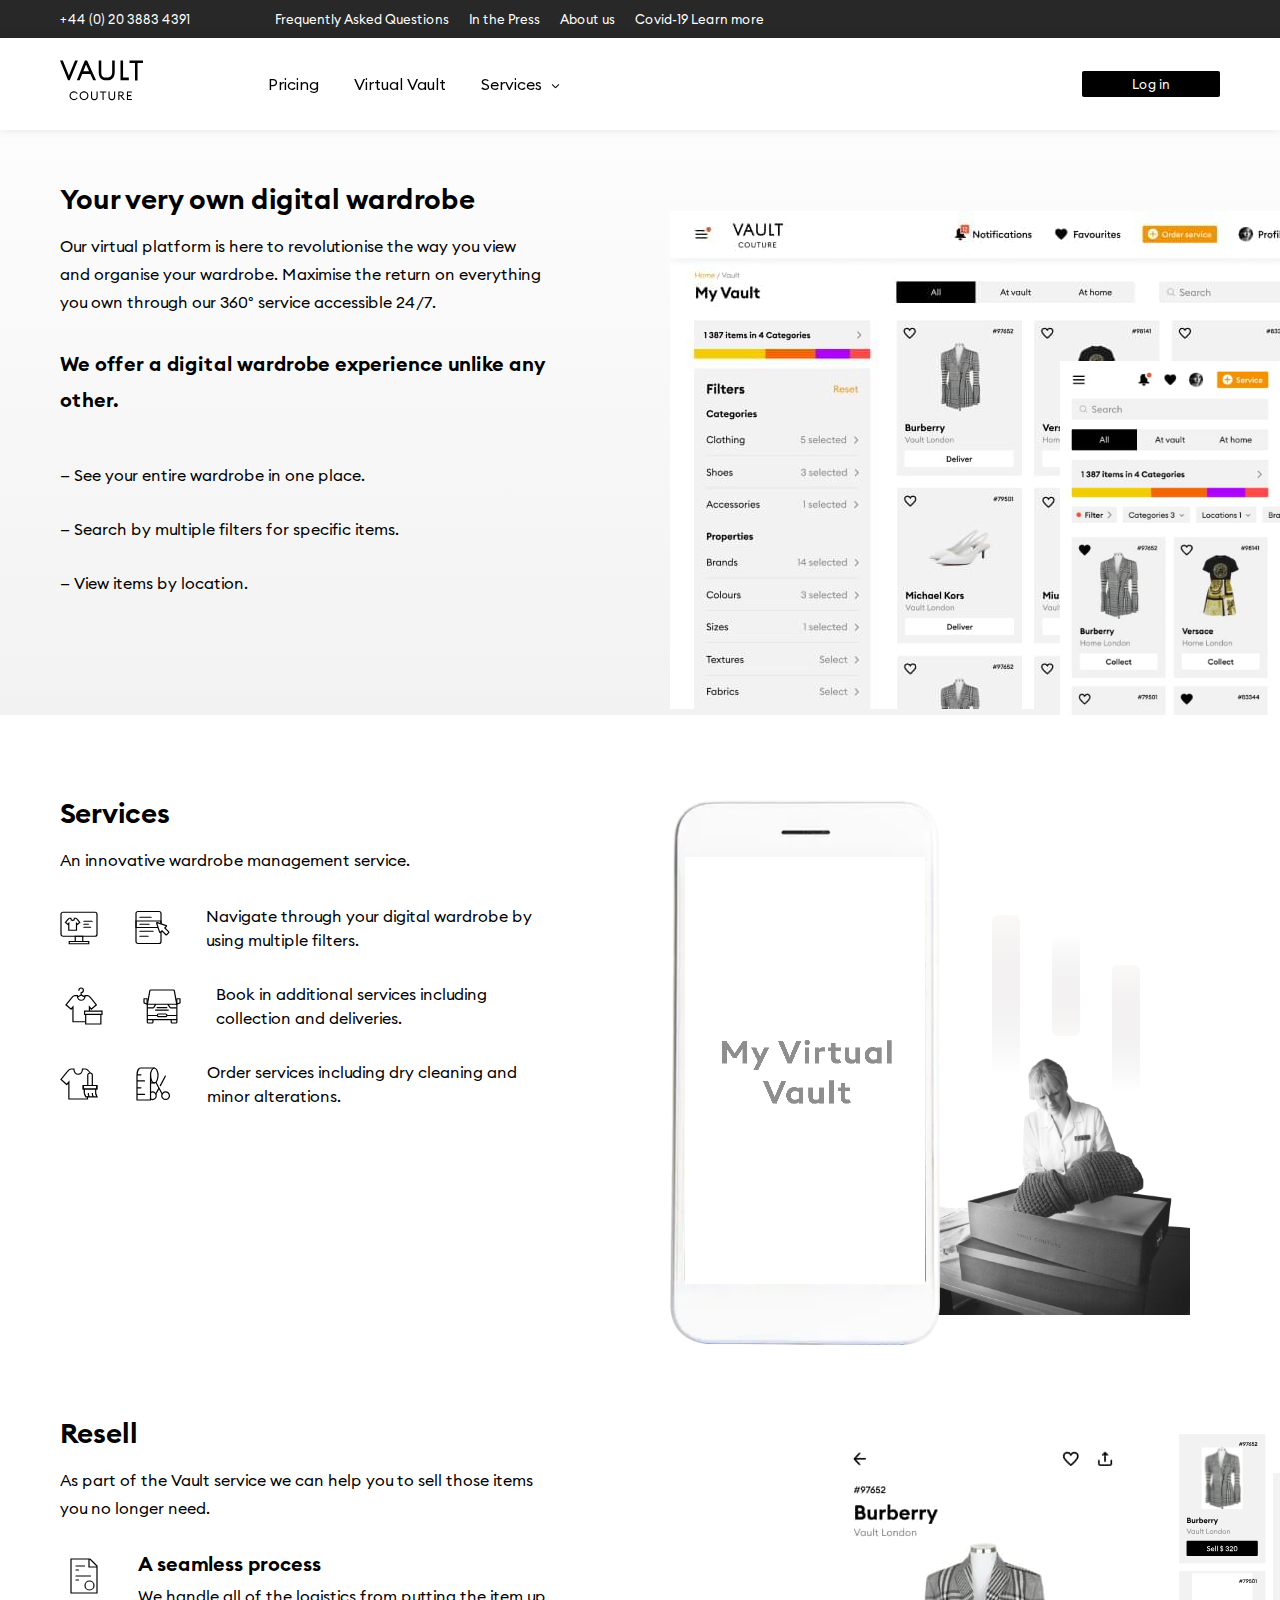
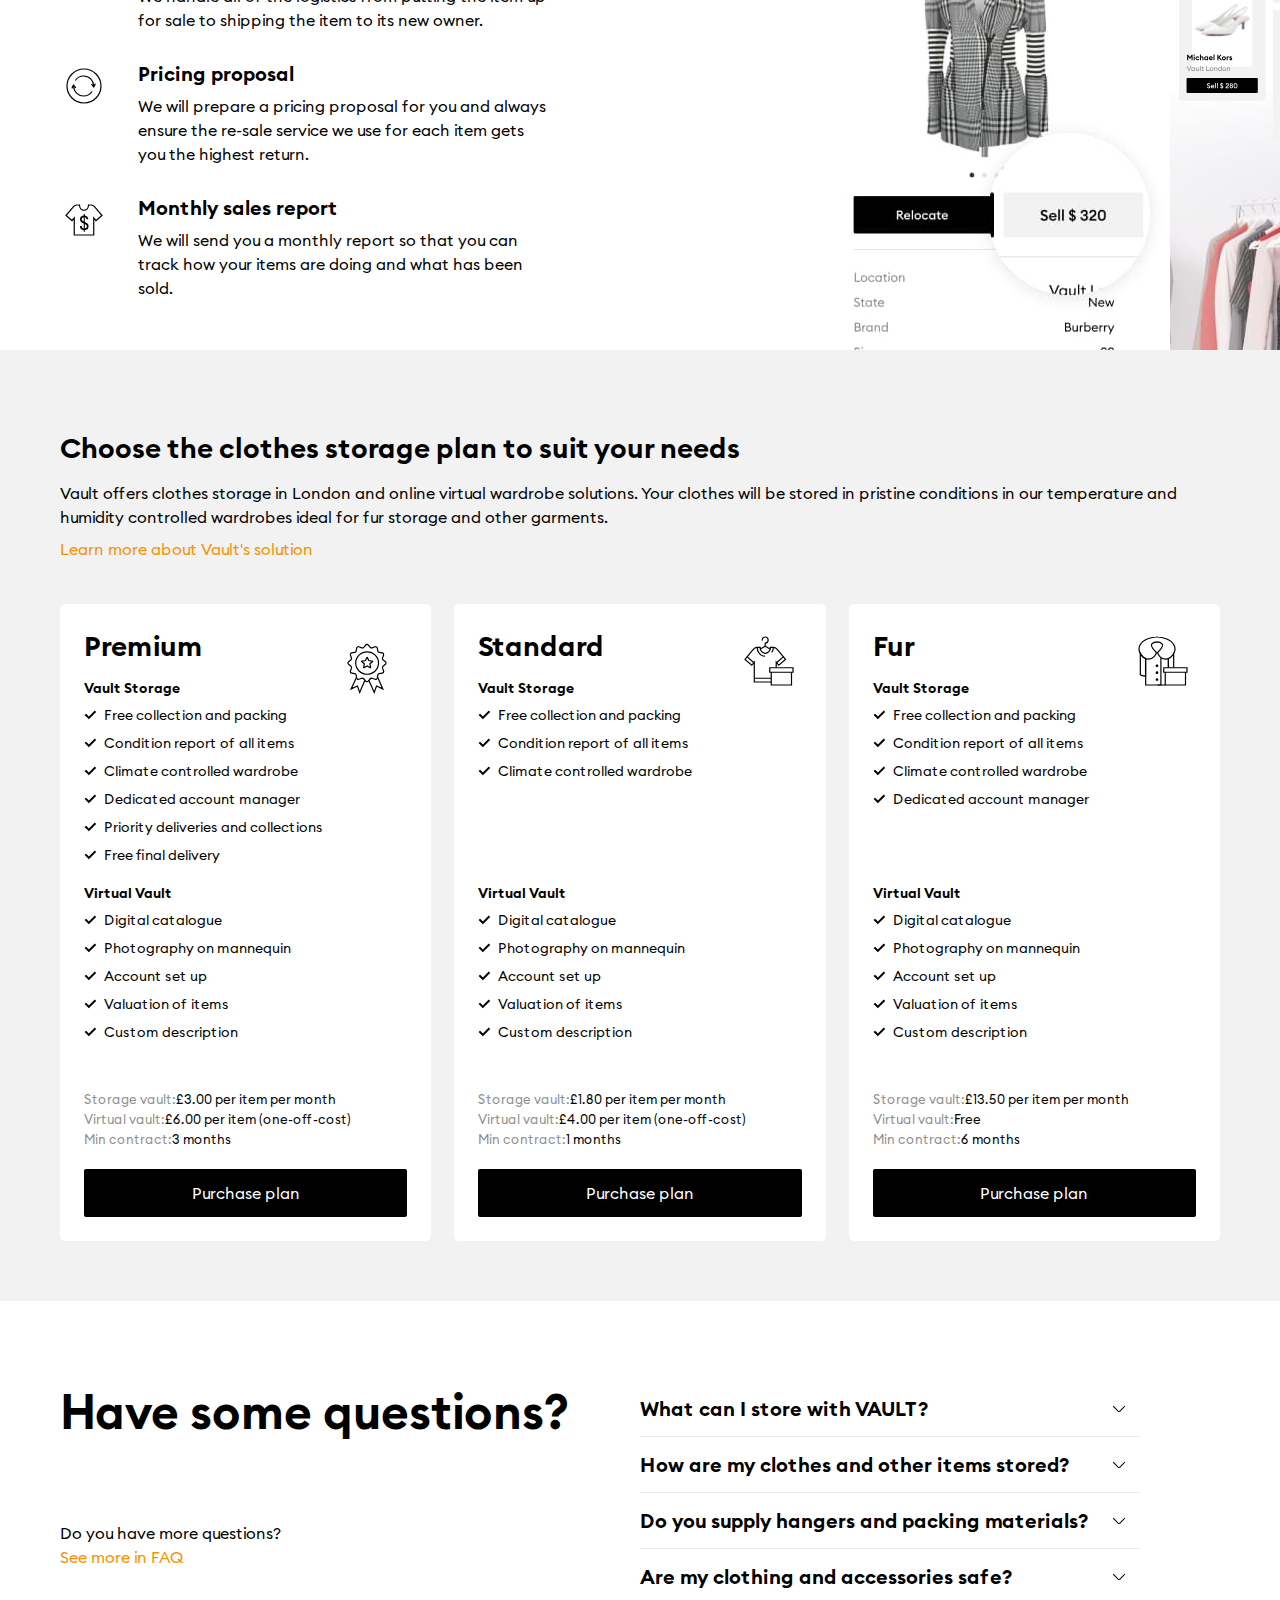
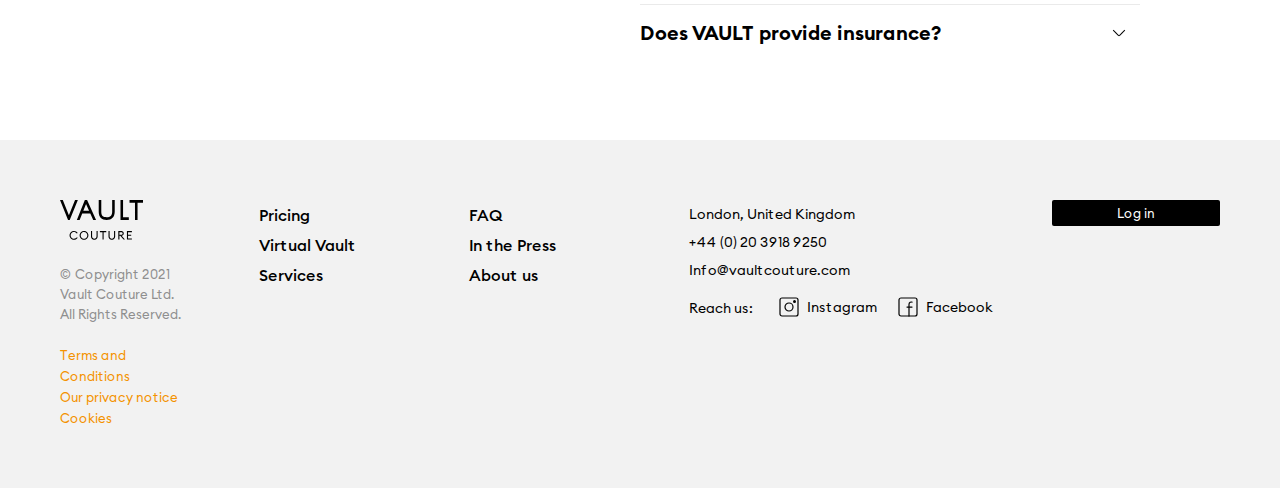
<file: virtual_vault.html>
<!DOCTYPE html>
<html lang="en">
<head>
    <meta charset="UTF-8">
    <meta http-equiv="X-UA-Compatible" content="IE=edge">
    <meta name="viewport" content="width=device-width, initial-scale=1.0">
    <link rel="stylesheet" href="https://unpkg.com/swiper/swiper-bundle.min.css" />
    <link rel="stylesheet" href="css/style.min.css">
    <title>virtual_vault</title>
</head>
<body>
    
    <div class="wrapper">
        <header class="header header__bgwhite">
    <div class="header__top">
        <div class="container">
            <div class="header__top-in">
                <a href="tel:+44(0)2038834391">+44 (0) 20 3883 4391</a>
                <div class="header__top-center">
                    <a href="#">Frequently Asked Questions</a>
                    <a href="#">In the Press</a>
                    <a href="#">About us</a>
                    <a href="#">Covid-19 Learn more</a>        
                </div>
            </div>
        </div>
    </div>
    <div class="header__bottom header__bottom-bgwhite">
        <div class="container">
            <div class="header__bottom-in">
                <nav class="navbar">
                    <a href="#" class="logotip">
                        <svg xmlns="http://www.w3.org/2000/svg" width="83" height="44" viewBox="0 0 83 44" fill="none">
                            <path d="M13.944 40.144C13.328 40.144 12.752 40.032 12.216 39.808C11.688 39.576 11.224 39.264 10.824 38.872C10.424 38.472 10.108 38.004 9.876 37.468C9.652 36.932 9.54 36.356 9.54 35.74C9.54 35.124 9.652 34.548 9.876 34.012C10.108 33.476 10.424 33.012 10.824 32.62C11.224 32.22 11.688 31.908 12.216 31.684C12.752 31.452 13.328 31.336 13.944 31.336C14.76 31.336 15.496 31.524 16.152 31.9C16.808 32.268 17.328 32.768 17.712 33.4L16.776 33.964C16.48 33.484 16.088 33.104 15.6 32.824C15.12 32.536 14.568 32.392 13.944 32.392C13.48 32.392 13.048 32.48 12.648 32.656C12.248 32.824 11.9 33.06 11.604 33.364C11.316 33.668 11.088 34.024 10.92 34.432C10.752 34.84 10.668 35.276 10.668 35.74C10.668 36.212 10.752 36.652 10.92 37.06C11.088 37.46 11.316 37.812 11.604 38.116C11.9 38.42 12.248 38.66 12.648 38.836C13.048 39.004 13.48 39.088 13.944 39.088C14.568 39.088 15.12 38.948 15.6 38.668C16.088 38.38 16.48 37.996 16.776 37.516L17.712 38.08C17.328 38.712 16.808 39.216 16.152 39.592C15.496 39.96 14.76 40.144 13.944 40.144ZM24.0026 39.088C24.4666 39.088 24.8986 39.004 25.2986 38.836C25.7066 38.66 26.0546 38.42 26.3426 38.116C26.6386 37.812 26.8706 37.46 27.0386 37.06C27.2066 36.652 27.2906 36.212 27.2906 35.74C27.2906 35.276 27.2066 34.84 27.0386 34.432C26.8706 34.024 26.6386 33.668 26.3426 33.364C26.0546 33.06 25.7066 32.824 25.2986 32.656C24.8986 32.48 24.4666 32.392 24.0026 32.392C23.5386 32.392 23.1066 32.48 22.7066 32.656C22.3066 32.824 21.9586 33.06 21.6626 33.364C21.3746 33.668 21.1466 34.024 20.9786 34.432C20.8106 34.84 20.7266 35.276 20.7266 35.74C20.7266 36.212 20.8106 36.652 20.9786 37.06C21.1466 37.46 21.3746 37.812 21.6626 38.116C21.9586 38.42 22.3066 38.66 22.7066 38.836C23.1066 39.004 23.5386 39.088 24.0026 39.088ZM24.0026 40.144C23.3866 40.144 22.8106 40.032 22.2746 39.808C21.7466 39.576 21.2826 39.264 20.8826 38.872C20.4826 38.472 20.1666 38.004 19.9346 37.468C19.7106 36.932 19.5986 36.356 19.5986 35.74C19.5986 35.124 19.7106 34.548 19.9346 34.012C20.1666 33.476 20.4826 33.012 20.8826 32.62C21.2826 32.22 21.7466 31.908 22.2746 31.684C22.8106 31.452 23.3866 31.336 24.0026 31.336C24.6186 31.336 25.1946 31.452 25.7306 31.684C26.2666 31.908 26.7306 32.22 27.1226 32.62C27.5226 33.012 27.8346 33.476 28.0586 34.012C28.2906 34.548 28.4066 35.124 28.4066 35.74C28.4066 36.356 28.2906 36.932 28.0586 37.468C27.8346 38.004 27.5226 38.472 27.1226 38.872C26.7306 39.264 26.2666 39.576 25.7306 39.808C25.1946 40.032 24.6186 40.144 24.0026 40.144ZM34.3169 40.144C33.8209 40.144 33.3689 40.064 32.9609 39.904C32.5529 39.744 32.2009 39.516 31.9049 39.22C31.6169 38.916 31.3889 38.552 31.2209 38.128C31.0609 37.696 30.9809 37.216 30.9809 36.688V31.48H32.0969V36.712C32.0969 37.48 32.2969 38.068 32.6969 38.476C33.1049 38.884 33.6449 39.088 34.3169 39.088C34.9889 39.088 35.5249 38.884 35.9249 38.476C36.3329 38.068 36.5369 37.48 36.5369 36.712V31.48H37.6529V36.688C37.6529 37.216 37.5689 37.696 37.4009 38.128C37.2409 38.552 37.0129 38.916 36.7169 39.22C36.4289 39.516 36.0769 39.744 35.6609 39.904C35.2529 40.064 34.8049 40.144 34.3169 40.144ZM42.524 32.536H39.872V31.48H46.268V32.536H43.616V40H42.524V32.536ZM51.8326 40.144C51.3366 40.144 50.8846 40.064 50.4766 39.904C50.0686 39.744 49.7166 39.516 49.4206 39.22C49.1326 38.916 48.9046 38.552 48.7366 38.128C48.5766 37.696 48.4966 37.216 48.4966 36.688V31.48H49.6126V36.712C49.6126 37.48 49.8126 38.068 50.2126 38.476C50.6206 38.884 51.1606 39.088 51.8326 39.088C52.5046 39.088 53.0406 38.884 53.4406 38.476C53.8486 38.068 54.0526 37.48 54.0526 36.712V31.48H55.1686V36.688C55.1686 37.216 55.0846 37.696 54.9166 38.128C54.7566 38.552 54.5286 38.916 54.2326 39.22C53.9446 39.516 53.5926 39.744 53.1766 39.904C52.7686 40.064 52.3206 40.144 51.8326 40.144ZM58.3116 31.48H61.2156C61.6076 31.48 61.9596 31.536 62.2716 31.648C62.5916 31.76 62.8596 31.92 63.0756 32.128C63.2996 32.336 63.4676 32.584 63.5796 32.872C63.6996 33.16 63.7596 33.48 63.7596 33.832C63.7596 34.456 63.5716 34.968 63.1956 35.368C62.8276 35.768 62.3116 36.016 61.6476 36.112L64.9356 40H63.5316L60.2556 36.124H59.4276V40H58.3116V31.48ZM61.0836 35.128C61.5716 35.128 61.9516 35.02 62.2236 34.804C62.5036 34.588 62.6436 34.264 62.6436 33.832C62.6436 33.4 62.5036 33.072 62.2236 32.848C61.9516 32.624 61.5716 32.512 61.0836 32.512H59.4276V35.128H61.0836ZM66.9288 31.48H71.8968V32.536H68.0448V35.116H71.1768V36.172H68.0448V38.944H71.8968V40H66.9288V31.48Z" fill="white"/>
                            <path fill-rule="evenodd" clip-rule="evenodd" d="M83 3.1206V0.383301H69.5254V3.1206H74.981L74.9816 20.4688H77.5438L77.5433 3.1206H83ZM41.2826 12.1423V0.484379H38.7203V12.1423L38.7223 12.3822C38.806 17.5443 41.608 20.3299 46.6728 20.3299C51.8074 20.3299 54.6493 17.4718 54.7342 12.1656L54.7344 0.484379H52.1721V12.1423L52.1673 12.3418C52.0512 15.9644 50.3663 17.5925 46.6728 17.5925C42.9204 17.5925 41.2826 15.9185 41.2826 12.1423ZM63.0617 0.484379V17.5925H68.8267V20.3299H60.4994V0.484379H63.0617ZM36.0562 20.3295L27.0857 0.484379H24.854L16.84 20.3295H19.6302L22.2258 13.9006H30.3039L33.2101 20.3295H36.0562ZM2.79157 0.484379L8.89292 15.5341L15.0609 0.484379H17.8582L9.7242 20.3297H8.04529L0 0.484379H2.79157ZM23.331 11.1685L26.038 4.46764L29.066 11.1685H23.331Z" fill="white"/>
                        </svg>
                    </a>
                    <ul class="nav__list">
                        <li class="nav__item">
                            <a href="#" class="nav__link">
                                Pricing
                            </a>
                        </li>
                        <li  class="nav__item">
                            <a href="#" class="nav__link">
                                Virtual Vault
                            </a>
                        </li> 
                        <li  class="nav__item">
                            <a href="#" class="nav__link _sub-nav">
                                Services
                            </a>
                            <ul class="sub-nav">
                                <div class="sub-nav__triangle"></div>
                                <li>
                                    <a href="#" class="sub-nav__link">Storage solutions</a>
                                </li>
                                <li>
                                    <a href="#" class="sub-nav__link">Wardrobe organisation</a>
                                </li>
                                <li>
                                    <a href="#" class="sub-nav__link">Furs</a>
                                </li>
                                <li>
                                    <a href="#" class="sub-nav__link">Vault Archive</a>
                                </li>
                                <li>
                                    <a href="#" class="sub-nav__link">Hotels and serviced appartments</a>
                                </li>
                                <li>
                                    <a href="#" class="sub-nav__link">Family Estates and Offices</a>
                                </li>
                            </ul>
                        </li>
                    </ul>
                </nav>
                <div class="login">
                    <a href="#" class="login-link btn btn-white">Log in</a>
                </div>
                <button class="burger__btn burger__btn-bgblack">
                    <span></span>
                </button>
            </div>
        </div>
    </div>
    <div class="header__bottom header__bottom-bgblack">
        <div class="container">
            <div class="header__bottom-in">
                <nav class="navbar">
                    <a href="#" class="logotip">
                        <svg xmlns="http://www.w3.org/2000/svg" width="83" height="44" viewBox="0 0 83 44" fill="none">
                            <path d="M13.944 40.144C13.328 40.144 12.752 40.032 12.216 39.808C11.688 39.576 11.224 39.264 10.824 38.872C10.424 38.472 10.108 38.004 9.876 37.468C9.652 36.932 9.54 36.356 9.54 35.74C9.54 35.124 9.652 34.548 9.876 34.012C10.108 33.476 10.424 33.012 10.824 32.62C11.224 32.22 11.688 31.908 12.216 31.684C12.752 31.452 13.328 31.336 13.944 31.336C14.76 31.336 15.496 31.524 16.152 31.9C16.808 32.268 17.328 32.768 17.712 33.4L16.776 33.964C16.48 33.484 16.088 33.104 15.6 32.824C15.12 32.536 14.568 32.392 13.944 32.392C13.48 32.392 13.048 32.48 12.648 32.656C12.248 32.824 11.9 33.06 11.604 33.364C11.316 33.668 11.088 34.024 10.92 34.432C10.752 34.84 10.668 35.276 10.668 35.74C10.668 36.212 10.752 36.652 10.92 37.06C11.088 37.46 11.316 37.812 11.604 38.116C11.9 38.42 12.248 38.66 12.648 38.836C13.048 39.004 13.48 39.088 13.944 39.088C14.568 39.088 15.12 38.948 15.6 38.668C16.088 38.38 16.48 37.996 16.776 37.516L17.712 38.08C17.328 38.712 16.808 39.216 16.152 39.592C15.496 39.96 14.76 40.144 13.944 40.144ZM24.0026 39.088C24.4666 39.088 24.8986 39.004 25.2986 38.836C25.7066 38.66 26.0546 38.42 26.3426 38.116C26.6386 37.812 26.8706 37.46 27.0386 37.06C27.2066 36.652 27.2906 36.212 27.2906 35.74C27.2906 35.276 27.2066 34.84 27.0386 34.432C26.8706 34.024 26.6386 33.668 26.3426 33.364C26.0546 33.06 25.7066 32.824 25.2986 32.656C24.8986 32.48 24.4666 32.392 24.0026 32.392C23.5386 32.392 23.1066 32.48 22.7066 32.656C22.3066 32.824 21.9586 33.06 21.6626 33.364C21.3746 33.668 21.1466 34.024 20.9786 34.432C20.8106 34.84 20.7266 35.276 20.7266 35.74C20.7266 36.212 20.8106 36.652 20.9786 37.06C21.1466 37.46 21.3746 37.812 21.6626 38.116C21.9586 38.42 22.3066 38.66 22.7066 38.836C23.1066 39.004 23.5386 39.088 24.0026 39.088ZM24.0026 40.144C23.3866 40.144 22.8106 40.032 22.2746 39.808C21.7466 39.576 21.2826 39.264 20.8826 38.872C20.4826 38.472 20.1666 38.004 19.9346 37.468C19.7106 36.932 19.5986 36.356 19.5986 35.74C19.5986 35.124 19.7106 34.548 19.9346 34.012C20.1666 33.476 20.4826 33.012 20.8826 32.62C21.2826 32.22 21.7466 31.908 22.2746 31.684C22.8106 31.452 23.3866 31.336 24.0026 31.336C24.6186 31.336 25.1946 31.452 25.7306 31.684C26.2666 31.908 26.7306 32.22 27.1226 32.62C27.5226 33.012 27.8346 33.476 28.0586 34.012C28.2906 34.548 28.4066 35.124 28.4066 35.74C28.4066 36.356 28.2906 36.932 28.0586 37.468C27.8346 38.004 27.5226 38.472 27.1226 38.872C26.7306 39.264 26.2666 39.576 25.7306 39.808C25.1946 40.032 24.6186 40.144 24.0026 40.144ZM34.3169 40.144C33.8209 40.144 33.3689 40.064 32.9609 39.904C32.5529 39.744 32.2009 39.516 31.9049 39.22C31.6169 38.916 31.3889 38.552 31.2209 38.128C31.0609 37.696 30.9809 37.216 30.9809 36.688V31.48H32.0969V36.712C32.0969 37.48 32.2969 38.068 32.6969 38.476C33.1049 38.884 33.6449 39.088 34.3169 39.088C34.9889 39.088 35.5249 38.884 35.9249 38.476C36.3329 38.068 36.5369 37.48 36.5369 36.712V31.48H37.6529V36.688C37.6529 37.216 37.5689 37.696 37.4009 38.128C37.2409 38.552 37.0129 38.916 36.7169 39.22C36.4289 39.516 36.0769 39.744 35.6609 39.904C35.2529 40.064 34.8049 40.144 34.3169 40.144ZM42.524 32.536H39.872V31.48H46.268V32.536H43.616V40H42.524V32.536ZM51.8326 40.144C51.3366 40.144 50.8846 40.064 50.4766 39.904C50.0686 39.744 49.7166 39.516 49.4206 39.22C49.1326 38.916 48.9046 38.552 48.7366 38.128C48.5766 37.696 48.4966 37.216 48.4966 36.688V31.48H49.6126V36.712C49.6126 37.48 49.8126 38.068 50.2126 38.476C50.6206 38.884 51.1606 39.088 51.8326 39.088C52.5046 39.088 53.0406 38.884 53.4406 38.476C53.8486 38.068 54.0526 37.48 54.0526 36.712V31.48H55.1686V36.688C55.1686 37.216 55.0846 37.696 54.9166 38.128C54.7566 38.552 54.5286 38.916 54.2326 39.22C53.9446 39.516 53.5926 39.744 53.1766 39.904C52.7686 40.064 52.3206 40.144 51.8326 40.144ZM58.3116 31.48H61.2156C61.6076 31.48 61.9596 31.536 62.2716 31.648C62.5916 31.76 62.8596 31.92 63.0756 32.128C63.2996 32.336 63.4676 32.584 63.5796 32.872C63.6996 33.16 63.7596 33.48 63.7596 33.832C63.7596 34.456 63.5716 34.968 63.1956 35.368C62.8276 35.768 62.3116 36.016 61.6476 36.112L64.9356 40H63.5316L60.2556 36.124H59.4276V40H58.3116V31.48ZM61.0836 35.128C61.5716 35.128 61.9516 35.02 62.2236 34.804C62.5036 34.588 62.6436 34.264 62.6436 33.832C62.6436 33.4 62.5036 33.072 62.2236 32.848C61.9516 32.624 61.5716 32.512 61.0836 32.512H59.4276V35.128H61.0836ZM66.9288 31.48H71.8968V32.536H68.0448V35.116H71.1768V36.172H68.0448V38.944H71.8968V40H66.9288V31.48Z" fill="white"/>
                            <path fill-rule="evenodd" clip-rule="evenodd" d="M83 3.1206V0.383301H69.5254V3.1206H74.981L74.9816 20.4688H77.5438L77.5433 3.1206H83ZM41.2826 12.1423V0.484379H38.7203V12.1423L38.7223 12.3822C38.806 17.5443 41.608 20.3299 46.6728 20.3299C51.8074 20.3299 54.6493 17.4718 54.7342 12.1656L54.7344 0.484379H52.1721V12.1423L52.1673 12.3418C52.0512 15.9644 50.3663 17.5925 46.6728 17.5925C42.9204 17.5925 41.2826 15.9185 41.2826 12.1423ZM63.0617 0.484379V17.5925H68.8267V20.3299H60.4994V0.484379H63.0617ZM36.0562 20.3295L27.0857 0.484379H24.854L16.84 20.3295H19.6302L22.2258 13.9006H30.3039L33.2101 20.3295H36.0562ZM2.79157 0.484379L8.89292 15.5341L15.0609 0.484379H17.8582L9.7242 20.3297H8.04529L0 0.484379H2.79157ZM23.331 11.1685L26.038 4.46764L29.066 11.1685H23.331Z" fill="white"/>
                        </svg>
                    </a>
                    <ul class="nav__list">
                        <li class="nav__item">
                            <a href="#" class="nav__link">
                                Pricing
                            </a>
                        </li>
                        <li  class="nav__item">
                            <a href="#" class="nav__link">
                                Virtual Vault
                            </a>
                        </li> 
                        <li  class="nav__item">
                            <a href="#" class="nav__link _sub-nav">
                                Services
                            </a>
                            <ul class="sub-nav">
                                <div class="sub-nav__triangle"></div>
                                <li>
                                    <a href="#" class="sub-nav__link">Storage solutions</a>
                                </li>
                                <li>
                                    <a href="#" class="sub-nav__link">Wardrobe organisation</a>
                                </li>
                                <li>
                                    <a href="#" class="sub-nav__link">Furs</a>
                                </li>
                                <li>
                                    <a href="#" class="sub-nav__link">Vault Archive</a>
                                </li>
                                <li>
                                    <a href="#" class="sub-nav__link">Hotels and serviced appartments</a>
                                </li>
                                <li>
                                    <a href="#" class="sub-nav__link">Family Estates and Offices</a>
                                </li>
                            </ul>
                        </li>
                    </ul>
                </nav>
                <div class="login">
                    <a href="#" class="login-link btn btn-white">Log in</a>
                </div>
                <button class="burger__btn burger__btn-bgwhite">
                    <span></span>
                </button>
            </div>
        </div>
    </div>
        
</header>
 
        <main class="main">

            <div class="block__image-right virtual__vault">
    <div class="container">
        <h1 class="main__big-title">Virtual Vault</h1>
        <div class="block__image-right-in">
            <div class="block__image-right-content">
                <h2 class="basic_title">Your very own digital wardrobe</h2>
                <p>Our virtual platform is here to revolutionise the way you view and organise your wardrobe. Maximise the return on everything you own through our 360° service accessible 24/7.</p>
                <ul class="block__image-right-list">
                    <h2 class="basic_title">We offer a digital wardrobe experience unlike any other.</h2>
                    <li>
                        — See your entire wardrobe in one place.
                    </li>
                    <li>
                        — Search by multiple filters for specific items.
                    </li>
                    <li>
                        — View items by location.
                    </li>
                </ul>
            </div>
            <div class="block__image-right-images">
                <img src="img/mobile-preview.jpg" alt="mobile-preview">
                <img src="img/vv1-image.jpg" alt="mobile-preview">
            </div>
            <ul class="block__image-right-list2">
                <h2 class="basic_title">We offer a digital wardrobe experience unlike any other.</h2>
                <li>
                    — See your entire wardrobe in one place.
                </li>
                <li>
                    — Search by multiple filters for specific items.
                </li>
                <li>
                    — View items by location.
                </li>
            </ul>
        </div>
    </div>
</div>



<div class="block__image-right virtual__vault services">
    <div class="container">
        <div class="block__image-right-in">
            <div class="block__image-right-content">
                <h2 class="basic_title">Services</h2>
                <p>An innovative wardrobe management service.</p>
                <ul class="block__image-right-list">
                    <li>
                        <div class="block__image-right-list__img-group">
                            <img src="img/services/services1.svg" alt="alt">
                            <img src="img/services/services2.svg" alt="alt">
                        </div>
                        Navigate through your digital wardrobe by using multiple filters.
                    </li>
                    <li>
                        <div class="block__image-right-list__img-group">
                            <img src="img/services/services3.svg" alt="alt">
                            <img src="img/services/services4.svg" alt="alt">
                        </div>
                        Book in additional services including collection and deliveries.
                    </li>
                    <li>
                        <div class="block__image-right-list__img-group">
                            <img src="img/services/services5.svg" alt="alt">
                            <img src="img/services/services6.svg" alt="alt">
                        </div>
                        Order services including dry cleaning and minor alterations.
                    </li>
                </ul>
            </div>
            <div class="block__image-right-images">
                <div class="phone__video phone__video-vv-services">
                    <video src="video/video.mp4"  height="560px" src="video/video.mp4" preload="auto" autoplay="true" loop="true" muted="muted" class="main__page-video"></video>
                </div>
                <!-- <img src="img/vv3-image.jpg" alt="alt"> -->
                <img src="img/vv-3line.svg" alt="alt">
                <img src="img/ww-woman.svg" alt="alt">
            </div>
        </div>
    </div>
</div>


<div class="block__image-right virtual__vault resell">
    <div class="container">
        <div class="block__image-right-in">
            <div class="block__image-right-content">
                <h2 class="basic_title">Resell</h2>
                <p>As part of the Vault service we can help you to sell those items you no longer need.</p>
                <ul class="block__image-right-list">
                    <li>
                        <img src="img/resell/resell1.svg" alt="alt">
                        <div>
                            <h4>A seamless process</h4>
                            We handle all of the logistics from putting the item up for sale to shipping the item to its new owner.
                        </div>
                    </li>
                    <li>
                        <img src="img/resell/resell2.svg" alt="alt">
                        <div>
                            <h4>Pricing proposal</h4>
                            We will prepare a pricing proposal for you and always ensure the re-sale service we use for each item gets you the highest return. 
                        </div>
                    </li>
                    <li>
                        <img src="img/resell/resell3.svg" alt="alt">
                        <div>
                            <h4>Monthly sales report</h4>
                            We will send you a monthly report so that you can track how your items are doing and what has been sold.
                        </div>
                    </li>
                </ul>
            </div>
            <div class="block__image-right-images">
                <img src="img/vv-5image.jpg" alt="alt">
                <img src="img/vv-4image.jpg" alt="alt">
                <img src="img/vv-6image.svg" alt="alt">
            </div>
        </div>
    </div>
</div>

            

            <div class="choose__clothes">
    <div class="container">
        <div class="choose__clothes-in">
            <h2 class="basic_title">Choose the clothes storage plan to suit your needs</h2>
            <p>
                Vault offers clothes storage in London and online virtual wardrobe solutions. Your clothes will be stored in pristine conditions in our temperature and humidity controlled wardrobes ideal for fur storage and other garments. <br>
                <a href="#">Learn more about Vault's solution</a>
            </p>

            <div class="choose__clothes-cards">

                <div class="choose__clothes-card premium-card">
                    <div class="card__header">
                        <img src="img/card-image/card-item1-black.svg" alt="image">
                        <h4 class="basic_title">Premium</h4>
                        <div class="card__header-text">
                            You will get All <span>Standard Options</span>, and as Premium options you will get:
                        </div>
                        <div class="card__list-group">
                            <ul class="card__list">
                                <h4>Vault Storage</h4>
                                    <li>Free collection and packing</li>
                                    <li>Condition report of all items</li>
                                    <li>Climate controlled wardrobe</li>
                                    <li>Dedicated account manager</li>
                                    <li>Priority deliveries and collections </li>
                                    <li>Free final delivery</li>
                                    <a href="#" class="show-all-option">Show all options</a>
                            </ul>
                            <ul class="card__list">
                                <h4>Virtual Vault</h4>
                                    <li>Digital catalogue </li>
                                    <li>Photography on mannequin </li>
                                    <li>Account set up</li>
                                    <li>Valuation of items </li>
                                    <li>Custom description</li>
                            </ul>
                        </div>
                    </div>
                    <div class="card__footer">
                        <div class="card__footer-text">
                            <span><span style="color: #8F8F8F;">Storage vault:</span> £3.00 per item per month</span>
                            <span><span style="color: #8F8F8F;">Virtual vault:</span>  £6.00 per item (one-off-cost)</span>
                            <span><span style="color: #8F8F8F;">Min contract:</span>  3 months</span>
                        </div>
                        <div class="card__links">
                            <a href="#" class="btn btn-black">Purchase plan</a>
                        </div>
                    </div>
                </div>

                <div class="choose__clothes-card">
                    <div class="card__header">
                        <img src="img/card-image/card-item2.svg" alt="image">
                        <h4 class="basic_title">Standard</h4>
                        <div class="card__list-group">
                            <ul class="card__list">
                                <h4>Vault Storage</h4>
                                    <li>Free collection and packing</li>
                                    <li>Condition report of all items</li>
                                    <li>Climate controlled wardrobe</li>
                                    <a href="#" class="show-all-option">Show all options</a>
                            </ul>
                            <ul class="card__list">
                                <h4>Virtual Vault</h4>
                                    <li>Digital catalogue </li>
                                    <li>Photography on mannequin </li>
                                    <li>Account set up</li>
                                    <li>Valuation of items </li>
                                    <li>Custom description</li>
                                    
                            </ul>
                        </div>
                    </div>
                    <div class="card__footer">
                       <div class="card__footer-text">
                            <span><span style="color: #8F8F8F;">Storage vault:</span>  £1.80 per item per month</span>
                            <span><span style="color: #8F8F8F;">Virtual vault:</span>  £4.00 per item (one-off-cost)</span>
                            <span><span style="color: #8F8F8F;">Min contract:</span>  1 months</span>
                       </div>
                        <div class="card__links">
                            <a href="#" class="btn btn-black">Purchase plan</a>
                        </div>
                    </div>
                </div>

                <div class="choose__clothes-card">
                    <div class="card__header">
                        <img src="img/card-image/card-item3.svg" alt="image">
                        <h4 class="basic_title">Fur</h4>
                        <div class="card__list-group">
                            <ul class="card__list">
                                <h4>Vault Storage</h4>
                                    <li>Free collection and packing</li>
                                    <li>Condition report of all items</li>
                                    <li>Climate controlled wardrobe</li>
                                    <li>Dedicated account manager</li>
                                    <a href="#" class="show-all-option">Show all options</a>
                            </ul>
                            <ul class="card__list">
                                <h4>Virtual Vault</h4>
                                    <li>Digital catalogue </li>
                                    <li>Photography on mannequin </li>
                                    <li>Account set up</li>
                                    <li>Valuation of items </li>
                                    <li>Custom description</li>
                                    
                            </ul>
                        </div>
                    </div>
                    <div class="card__footer">
                        <div class="card__footer-text">
                            <span><span style="color: #8F8F8F;">Storage vault:</span> £13.50 per item per month</span>
                            <span><span style="color: #8F8F8F;">Virtual vault:</span>   Free</span>
                            <span><span style="color: #8F8F8F;">Min contract:</span> 6 months</span>
                        </div>
                        <div class="card__links">
                            <a href="#" class="btn btn-black">Purchase plan</a>
                        </div>
                    </div>
                </div>

        
            </div>
        </div>
    </div>
</div>
            

            <div class="have__question">
    <div class="container">
        <div class="have__question-in">
            <h1 class="have__question-title">
                Have some
                questions?
            </h1>
            <div class="have__question-text">
                <p>Do you have more questions?</p>
                <a href="#">See more in FAQ</a>
            </div>
            <div class="have__question-spoiler">
                <ul class="spoiler-list spoiler-list-question only-one">
                    <li>
                        <span class="spoiler__title">
                            What can I store with VAULT?
                        </span>
                       <p class="spoiler__text">Upon arrival at Vault, each garment is individually checked-in and barcoded with its own unique identification number.</p>
                    </li>
                    <li>
                        <span class="spoiler__title">
                            How are my clothes and other items stored?
                        </span>
                       <p class="spoiler__text">Upon arrival at Vault, each garment is individually checked-in and barcoded with its own unique identification number.</p>
                    </li>
                    <li>
                        <span class="spoiler__title">
                            Do you supply hangers and packing materials?
                        </span>
                       <p class="spoiler__text">Upon arrival at Vault, each garment is individually checked-in and barcoded with its own unique identification number.</p>
                    </li>
                    <li>
                        <span class="spoiler__title">
                            Are my clothing and accessories safe?
                        </span>
                       <p class="spoiler__text">Upon arrival at Vault, each garment is individually checked-in and barcoded with its own unique identification number.</p>
                    </li>
                    <li>
                        <span class="spoiler__title">
                            Does VAULT provide insurance?
                        </span>
                       <p class="spoiler__text">Upon arrival at Vault, each garment is individually checked-in and barcoded with its own unique identification number.</p>
                    </li>
                </ul>
            </div>
        </div>
    </div>
</div>



        </main>
        <footer class="footer">
    <div class="container">
        <div class="footer-in">
            <div class="footer-col col-1">
                <a href="#" class="flogotip-link">
                    <img src="img/logotip-black.svg" alt="logo">
                </a>
                <div class="footer-col1-text">
                    <p>© Copyright 2021 Vault Couture Ltd. All Rights Reserved.</p>
                    <ul>
                        <li>
                            <a href="#">
                                Terms and Conditions
                            </a>
                        </li>
                        <li>
                            <a href="#">
                                Our privacy notice
                            </a>
                        </li>
                        <li>
                            <a href="#">
                                Cookies
                            </a>
                        </li>
                    </ul>
                </div>
            </div>
            <div class="footer-col col-2">
                <ul>
                    <li>
                        <a href="#">
                            Pricing
                        </a>
                    </li>
                    <li>
                        <a href="#">                                   
                            Virtual Vault
                        </a>
                    </li>
                    <li>
                        <a href="#">
                            Services
                        </a>
                    </li>
                </ul>
                <ul>
                    <li>
                        <a href="#">
                            FAQ
                        </a>
                    </li>
                    <li>
                        <a href="#">
                            In the Press
                        </a>
                    </li>
                    <li>
                        <a href="#">
                            About us
                        </a>
                    </li>

                </ul>
            </div>
            <div class="footer-col col-3">
                <a href="https://goo.gl/maps/6fH6s2bpgksGekZ76" target="_blank">
                    London, United Kingdom 
                </a>
                <a href="tel:+4402039189250">
                    +44 (0) 20 3918 9250
                </a>
                <a href="mailto:Info@vaultcouture.com" target="_blank">
                    Info@vaultcouture.com
                </a>
                <div class="social__box"> 
                    <p>Reach us:</p>
                    <a href="instagram.com" target="_blank">
                        <svg xmlns="http://www.w3.org/2000/svg" width="20" height="20" viewBox="0 0 20 20" fill="none">
                            <rect x="1" y="1" width="18" height="18" rx="2" stroke="black" stroke-width="1.2" stroke-linecap="round" stroke-linejoin="round"/>
                            <circle cx="10" cy="10" r="4" stroke="black" stroke-width="1.2" stroke-linecap="round" stroke-linejoin="round"/>
                            <circle cx="15.5" cy="4.5" r="1.5" fill="black"/>
                        </svg>
                        Instagram
                    </a>
                    <a href="facebook.com" target="_blank">
                        <svg xmlns="http://www.w3.org/2000/svg" width="20" height="20" viewBox="0 0 20 20" fill="none">
                            <rect x="1" y="1" width="18" height="18" rx="2" stroke="black" stroke-width="1.2" stroke-linecap="round" stroke-linejoin="round"/>
                            <path d="M14 5.04002C13 4.87335 11 5.14002 11 7.54002C11 9.94002 11 16.2067 11 19.04" stroke="black" stroke-width="1.2" stroke-linecap="round" stroke-linejoin="round"/>
                            <path d="M9 10.04H14" stroke="black" stroke-width="1.2" stroke-linecap="round" stroke-linejoin="round"/>
                        </svg>
                        Facebook
                    </a>
                </div>
            </div>
            <div class="footer-col col-4">
                <a href="#" class="login-link btn btn-black">Log in</a>
            </div>

        </div>
    </div>
</footer>

<div class="mobile__menu">
    <div class="mobile__menu-header">
        <ul class="mobile__menu-nav">
            <li class="mobile__menu-item">
                <a href="#" class="mobile__menu-link right-arrow bottom-border font-bolder">
                    Pricing
                </a>
            </li>
            <li class="mobile__menu-item">
                <a href="#" class="mobile__menu-link right-arrow bottom-border font-bolder">
                    Virtual Vault
                </a>
            </li>
            <li class="mobile__menu-item">
                <a href="#" class="mobile__menu-link  font-bolder">
                    Services
                </a>
            </li>
            <li class="mobile__menu-item">
                <a href="#" class="mobile__menu-link ">
                    Storage solutions
                </a>
            </li>
            <li class="mobile__menu-item">
                <a href="#" class="mobile__menu-link ">
                    Wardrobe organisation
                </a>
            </li>
            <li class="mobile__menu-item">
                <a href="#" class="mobile__menu-link ">
                    Furs
                </a>
            </li>
            <li class="mobile__menu-item">
                <a href="#" class="mobile__menu-link ">
                    Vault Archive
                </a>
            </li>
            <li class="mobile__menu-item">
                <a href="#" class="mobile__menu-link ">
                    Hotels and serviced appartments
                </a>
            </li>
            <li class="mobile__menu-item">
                <a href="#" class="mobile__menu-link bottom-border">
                    Family Estates and Offices
                </a>
            </li>
            <li class="mobile__menu-item">
                <a href="#" class="mobile__menu-link ">
                    Frequently asked questions
                </a>
            </li>
            <li class="mobile__menu-item">
                <a href="#" class="mobile__menu-link ">
                    In the press
                </a>
            </li>
            <li class="mobile__menu-item">
                <a href="#" class="mobile__menu-link ">
                    About us
                </a>
            </li>
            <li class="mobile__menu-item">
                <a href="#" class="mobile__menu-link bottom-border">
                    Covid-19 Learn more
                </a>
            </li>

        </ul>
    </div>
    <div class="mobile__menu-footer footer-col col-3">
        <a href="https://goo.gl/maps/6fH6s2bpgksGekZ76" target="_blank">
            London, United Kingdom 
        </a>
        <a href="tel:+4402039189250">
            +44 (0) 20 3918 9250
        </a>
        <a href="mailto:Info@vaultcouture.com" target="_blank">
            Info@vaultcouture.com
        </a>
        <p>Reach us:</p>
        <div class="social__box">
            <a href="instagram.com" target="_blank">
                <svg xmlns="http://www.w3.org/2000/svg" width="20" height="20" viewBox="0 0 20 20" fill="none">
                    <rect x="1" y="1" width="18" height="18" rx="2" stroke="black" stroke-width="1.2" stroke-linecap="round" stroke-linejoin="round"/>
                    <circle cx="10" cy="10" r="4" stroke="black" stroke-width="1.2" stroke-linecap="round" stroke-linejoin="round"/>
                    <circle cx="15.5" cy="4.5" r="1.5" fill="black"/>
                </svg>
                Instagram
            </a>
            <a href="facebook.com" target="_blank">
                <svg xmlns="http://www.w3.org/2000/svg" width="20" height="20" viewBox="0 0 20 20" fill="none">
                    <rect x="1" y="1" width="18" height="18" rx="2" stroke="black" stroke-width="1.2" stroke-linecap="round" stroke-linejoin="round"/>
                    <path d="M14 5.04002C13 4.87335 11 5.14002 11 7.54002C11 9.94002 11 16.2067 11 19.04" stroke="black" stroke-width="1.2" stroke-linecap="round" stroke-linejoin="round"/>
                    <path d="M9 10.04H14" stroke="black" stroke-width="1.2" stroke-linecap="round" stroke-linejoin="round"/>
                </svg>
                Facebook
            </a>
        </div>
    </div>
</div>

<!-- <div class="mobile__menu-overlay"></div> -->



    </div>

    <script src="https://cdnjs.cloudflare.com/ajax/libs/jquery/3.6.0/jquery.min.js"></script>
    <script src="https://unpkg.com/swiper/swiper-bundle.min.js"></script>
    <script src="js/script.min.js"></script>
</body>
</html>
</file>
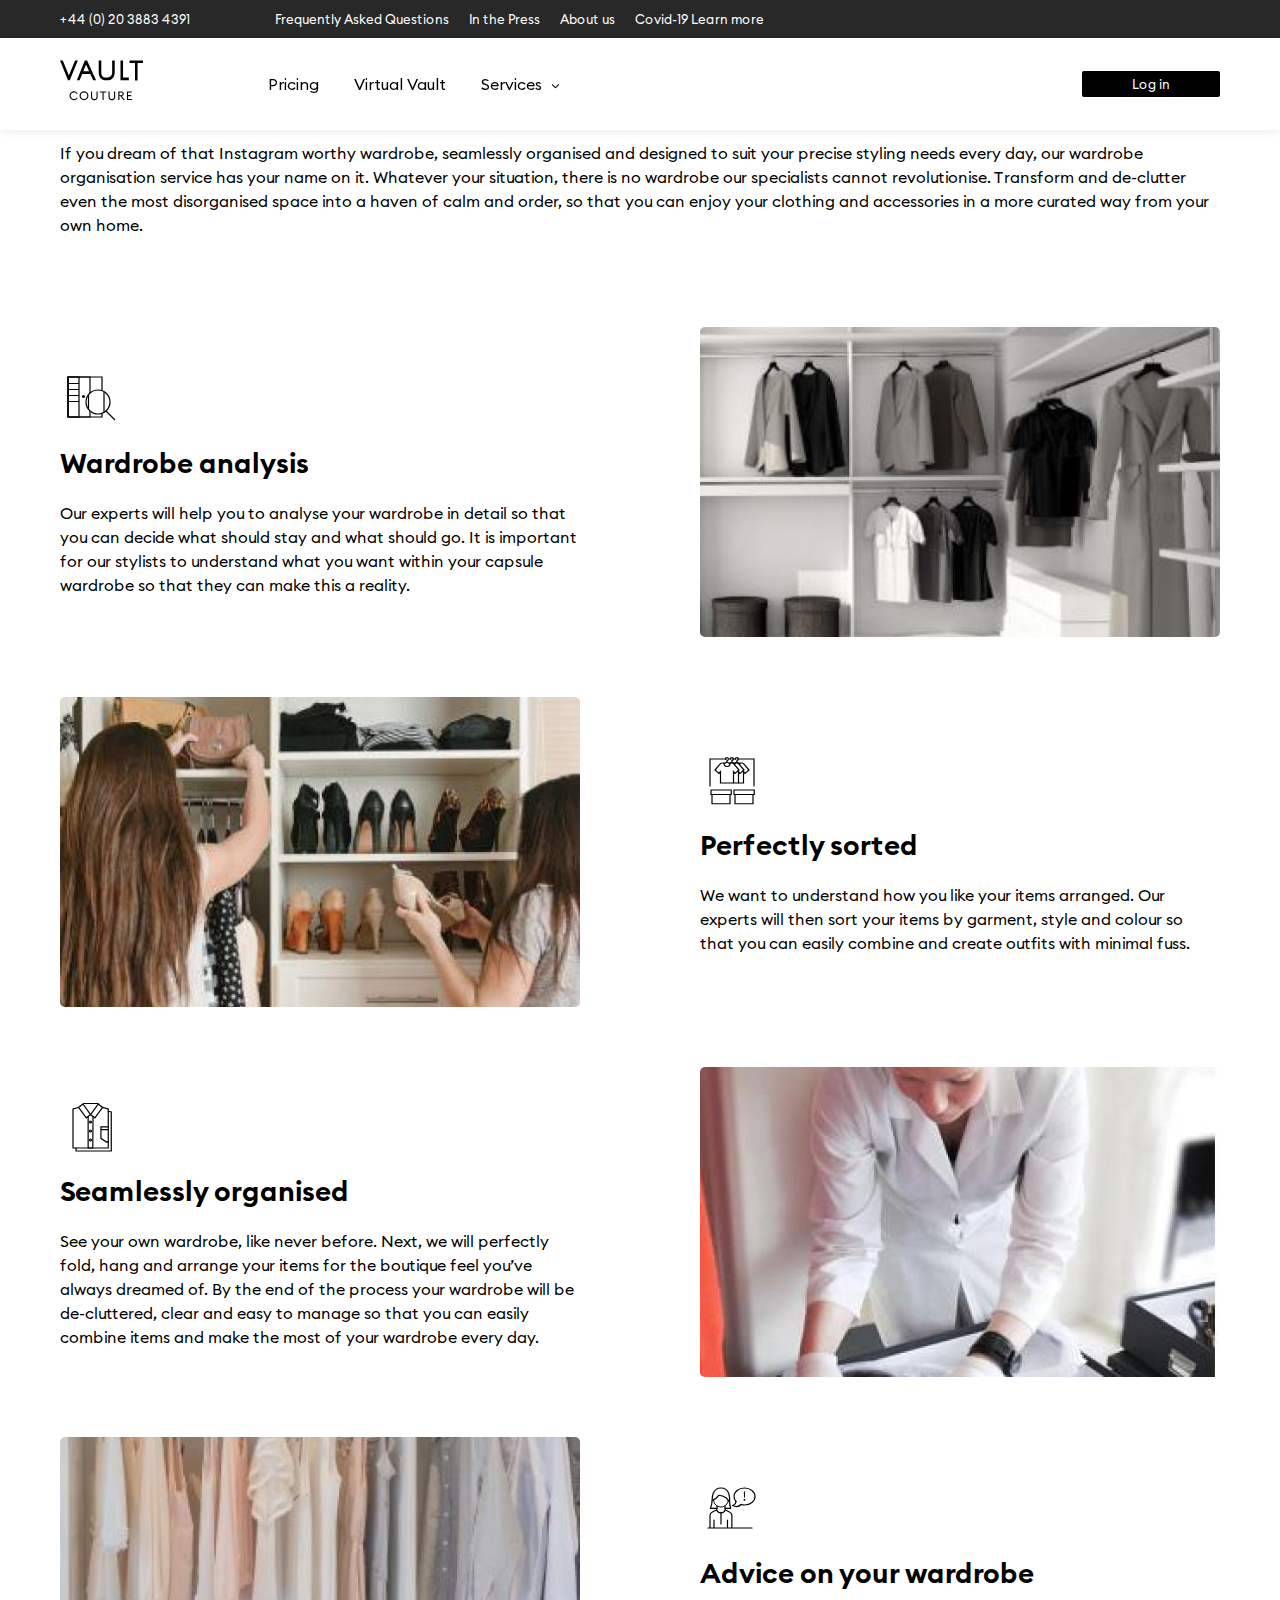
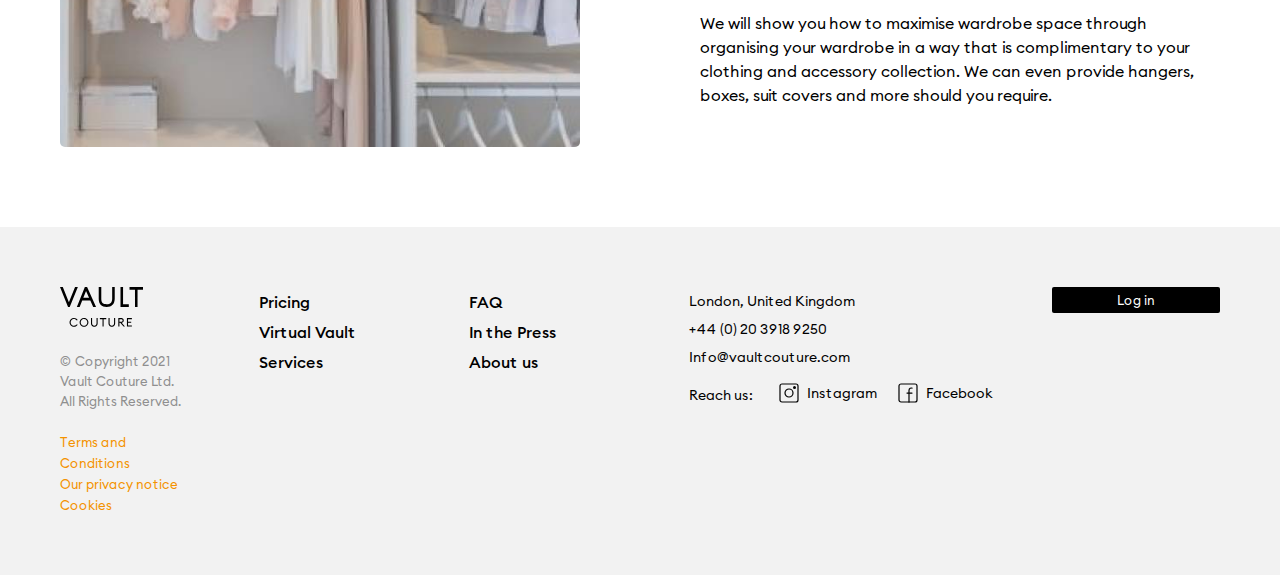
<file: wardrobe_organisation.html>
<!DOCTYPE html>
<html lang="en">
<head>
    <meta charset="UTF-8">
    <meta http-equiv="X-UA-Compatible" content="IE=edge">
    <meta name="viewport" content="width=device-width, initial-scale=1.0">
    <link rel="stylesheet" href="https://unpkg.com/swiper/swiper-bundle.min.css" />
    <link rel="stylesheet" href="css/style.min.css">
    <title>hotels_serviced_appartments</title>
    <script src="https://www.google.com/recaptcha/api.js" async defer></script>
    
</head>
<body>
    
    <div class="wrapper">
        <header class="header header__bgwhite">
    <div class="header__top">
        <div class="container">
            <div class="header__top-in">
                <a href="tel:+44(0)2038834391">+44 (0) 20 3883 4391</a>
                <div class="header__top-center">
                    <a href="#">Frequently Asked Questions</a>
                    <a href="#">In the Press</a>
                    <a href="#">About us</a>
                    <a href="#">Covid-19 Learn more</a>        
                </div>
            </div>
        </div>
    </div>
    <div class="header__bottom header__bottom-bgwhite">
        <div class="container">
            <div class="header__bottom-in">
                <nav class="navbar">
                    <a href="#" class="logotip">
                        <svg xmlns="http://www.w3.org/2000/svg" width="83" height="44" viewBox="0 0 83 44" fill="none">
                            <path d="M13.944 40.144C13.328 40.144 12.752 40.032 12.216 39.808C11.688 39.576 11.224 39.264 10.824 38.872C10.424 38.472 10.108 38.004 9.876 37.468C9.652 36.932 9.54 36.356 9.54 35.74C9.54 35.124 9.652 34.548 9.876 34.012C10.108 33.476 10.424 33.012 10.824 32.62C11.224 32.22 11.688 31.908 12.216 31.684C12.752 31.452 13.328 31.336 13.944 31.336C14.76 31.336 15.496 31.524 16.152 31.9C16.808 32.268 17.328 32.768 17.712 33.4L16.776 33.964C16.48 33.484 16.088 33.104 15.6 32.824C15.12 32.536 14.568 32.392 13.944 32.392C13.48 32.392 13.048 32.48 12.648 32.656C12.248 32.824 11.9 33.06 11.604 33.364C11.316 33.668 11.088 34.024 10.92 34.432C10.752 34.84 10.668 35.276 10.668 35.74C10.668 36.212 10.752 36.652 10.92 37.06C11.088 37.46 11.316 37.812 11.604 38.116C11.9 38.42 12.248 38.66 12.648 38.836C13.048 39.004 13.48 39.088 13.944 39.088C14.568 39.088 15.12 38.948 15.6 38.668C16.088 38.38 16.48 37.996 16.776 37.516L17.712 38.08C17.328 38.712 16.808 39.216 16.152 39.592C15.496 39.96 14.76 40.144 13.944 40.144ZM24.0026 39.088C24.4666 39.088 24.8986 39.004 25.2986 38.836C25.7066 38.66 26.0546 38.42 26.3426 38.116C26.6386 37.812 26.8706 37.46 27.0386 37.06C27.2066 36.652 27.2906 36.212 27.2906 35.74C27.2906 35.276 27.2066 34.84 27.0386 34.432C26.8706 34.024 26.6386 33.668 26.3426 33.364C26.0546 33.06 25.7066 32.824 25.2986 32.656C24.8986 32.48 24.4666 32.392 24.0026 32.392C23.5386 32.392 23.1066 32.48 22.7066 32.656C22.3066 32.824 21.9586 33.06 21.6626 33.364C21.3746 33.668 21.1466 34.024 20.9786 34.432C20.8106 34.84 20.7266 35.276 20.7266 35.74C20.7266 36.212 20.8106 36.652 20.9786 37.06C21.1466 37.46 21.3746 37.812 21.6626 38.116C21.9586 38.42 22.3066 38.66 22.7066 38.836C23.1066 39.004 23.5386 39.088 24.0026 39.088ZM24.0026 40.144C23.3866 40.144 22.8106 40.032 22.2746 39.808C21.7466 39.576 21.2826 39.264 20.8826 38.872C20.4826 38.472 20.1666 38.004 19.9346 37.468C19.7106 36.932 19.5986 36.356 19.5986 35.74C19.5986 35.124 19.7106 34.548 19.9346 34.012C20.1666 33.476 20.4826 33.012 20.8826 32.62C21.2826 32.22 21.7466 31.908 22.2746 31.684C22.8106 31.452 23.3866 31.336 24.0026 31.336C24.6186 31.336 25.1946 31.452 25.7306 31.684C26.2666 31.908 26.7306 32.22 27.1226 32.62C27.5226 33.012 27.8346 33.476 28.0586 34.012C28.2906 34.548 28.4066 35.124 28.4066 35.74C28.4066 36.356 28.2906 36.932 28.0586 37.468C27.8346 38.004 27.5226 38.472 27.1226 38.872C26.7306 39.264 26.2666 39.576 25.7306 39.808C25.1946 40.032 24.6186 40.144 24.0026 40.144ZM34.3169 40.144C33.8209 40.144 33.3689 40.064 32.9609 39.904C32.5529 39.744 32.2009 39.516 31.9049 39.22C31.6169 38.916 31.3889 38.552 31.2209 38.128C31.0609 37.696 30.9809 37.216 30.9809 36.688V31.48H32.0969V36.712C32.0969 37.48 32.2969 38.068 32.6969 38.476C33.1049 38.884 33.6449 39.088 34.3169 39.088C34.9889 39.088 35.5249 38.884 35.9249 38.476C36.3329 38.068 36.5369 37.48 36.5369 36.712V31.48H37.6529V36.688C37.6529 37.216 37.5689 37.696 37.4009 38.128C37.2409 38.552 37.0129 38.916 36.7169 39.22C36.4289 39.516 36.0769 39.744 35.6609 39.904C35.2529 40.064 34.8049 40.144 34.3169 40.144ZM42.524 32.536H39.872V31.48H46.268V32.536H43.616V40H42.524V32.536ZM51.8326 40.144C51.3366 40.144 50.8846 40.064 50.4766 39.904C50.0686 39.744 49.7166 39.516 49.4206 39.22C49.1326 38.916 48.9046 38.552 48.7366 38.128C48.5766 37.696 48.4966 37.216 48.4966 36.688V31.48H49.6126V36.712C49.6126 37.48 49.8126 38.068 50.2126 38.476C50.6206 38.884 51.1606 39.088 51.8326 39.088C52.5046 39.088 53.0406 38.884 53.4406 38.476C53.8486 38.068 54.0526 37.48 54.0526 36.712V31.48H55.1686V36.688C55.1686 37.216 55.0846 37.696 54.9166 38.128C54.7566 38.552 54.5286 38.916 54.2326 39.22C53.9446 39.516 53.5926 39.744 53.1766 39.904C52.7686 40.064 52.3206 40.144 51.8326 40.144ZM58.3116 31.48H61.2156C61.6076 31.48 61.9596 31.536 62.2716 31.648C62.5916 31.76 62.8596 31.92 63.0756 32.128C63.2996 32.336 63.4676 32.584 63.5796 32.872C63.6996 33.16 63.7596 33.48 63.7596 33.832C63.7596 34.456 63.5716 34.968 63.1956 35.368C62.8276 35.768 62.3116 36.016 61.6476 36.112L64.9356 40H63.5316L60.2556 36.124H59.4276V40H58.3116V31.48ZM61.0836 35.128C61.5716 35.128 61.9516 35.02 62.2236 34.804C62.5036 34.588 62.6436 34.264 62.6436 33.832C62.6436 33.4 62.5036 33.072 62.2236 32.848C61.9516 32.624 61.5716 32.512 61.0836 32.512H59.4276V35.128H61.0836ZM66.9288 31.48H71.8968V32.536H68.0448V35.116H71.1768V36.172H68.0448V38.944H71.8968V40H66.9288V31.48Z" fill="white"/>
                            <path fill-rule="evenodd" clip-rule="evenodd" d="M83 3.1206V0.383301H69.5254V3.1206H74.981L74.9816 20.4688H77.5438L77.5433 3.1206H83ZM41.2826 12.1423V0.484379H38.7203V12.1423L38.7223 12.3822C38.806 17.5443 41.608 20.3299 46.6728 20.3299C51.8074 20.3299 54.6493 17.4718 54.7342 12.1656L54.7344 0.484379H52.1721V12.1423L52.1673 12.3418C52.0512 15.9644 50.3663 17.5925 46.6728 17.5925C42.9204 17.5925 41.2826 15.9185 41.2826 12.1423ZM63.0617 0.484379V17.5925H68.8267V20.3299H60.4994V0.484379H63.0617ZM36.0562 20.3295L27.0857 0.484379H24.854L16.84 20.3295H19.6302L22.2258 13.9006H30.3039L33.2101 20.3295H36.0562ZM2.79157 0.484379L8.89292 15.5341L15.0609 0.484379H17.8582L9.7242 20.3297H8.04529L0 0.484379H2.79157ZM23.331 11.1685L26.038 4.46764L29.066 11.1685H23.331Z" fill="white"/>
                        </svg>
                    </a>
                    <ul class="nav__list">
                        <li class="nav__item">
                            <a href="#" class="nav__link">
                                Pricing
                            </a>
                        </li>
                        <li  class="nav__item">
                            <a href="#" class="nav__link">
                                Virtual Vault
                            </a>
                        </li> 
                        <li  class="nav__item">
                            <a href="#" class="nav__link _sub-nav">
                                Services
                            </a>
                            <ul class="sub-nav">
                                <div class="sub-nav__triangle"></div>
                                <li>
                                    <a href="#" class="sub-nav__link">Storage solutions</a>
                                </li>
                                <li>
                                    <a href="#" class="sub-nav__link">Wardrobe organisation</a>
                                </li>
                                <li>
                                    <a href="#" class="sub-nav__link">Furs</a>
                                </li>
                                <li>
                                    <a href="#" class="sub-nav__link">Vault Archive</a>
                                </li>
                                <li>
                                    <a href="#" class="sub-nav__link">Hotels and serviced appartments</a>
                                </li>
                                <li>
                                    <a href="#" class="sub-nav__link">Family Estates and Offices</a>
                                </li>
                            </ul>
                        </li>
                    </ul>
                </nav>
                <div class="login">
                    <a href="#" class="login-link btn btn-white">Log in</a>
                </div>
                <button class="burger__btn burger__btn-bgblack">
                    <span></span>
                </button>
            </div>
        </div>
    </div>
    <div class="header__bottom header__bottom-bgblack">
        <div class="container">
            <div class="header__bottom-in">
                <nav class="navbar">
                    <a href="#" class="logotip">
                        <svg xmlns="http://www.w3.org/2000/svg" width="83" height="44" viewBox="0 0 83 44" fill="none">
                            <path d="M13.944 40.144C13.328 40.144 12.752 40.032 12.216 39.808C11.688 39.576 11.224 39.264 10.824 38.872C10.424 38.472 10.108 38.004 9.876 37.468C9.652 36.932 9.54 36.356 9.54 35.74C9.54 35.124 9.652 34.548 9.876 34.012C10.108 33.476 10.424 33.012 10.824 32.62C11.224 32.22 11.688 31.908 12.216 31.684C12.752 31.452 13.328 31.336 13.944 31.336C14.76 31.336 15.496 31.524 16.152 31.9C16.808 32.268 17.328 32.768 17.712 33.4L16.776 33.964C16.48 33.484 16.088 33.104 15.6 32.824C15.12 32.536 14.568 32.392 13.944 32.392C13.48 32.392 13.048 32.48 12.648 32.656C12.248 32.824 11.9 33.06 11.604 33.364C11.316 33.668 11.088 34.024 10.92 34.432C10.752 34.84 10.668 35.276 10.668 35.74C10.668 36.212 10.752 36.652 10.92 37.06C11.088 37.46 11.316 37.812 11.604 38.116C11.9 38.42 12.248 38.66 12.648 38.836C13.048 39.004 13.48 39.088 13.944 39.088C14.568 39.088 15.12 38.948 15.6 38.668C16.088 38.38 16.48 37.996 16.776 37.516L17.712 38.08C17.328 38.712 16.808 39.216 16.152 39.592C15.496 39.96 14.76 40.144 13.944 40.144ZM24.0026 39.088C24.4666 39.088 24.8986 39.004 25.2986 38.836C25.7066 38.66 26.0546 38.42 26.3426 38.116C26.6386 37.812 26.8706 37.46 27.0386 37.06C27.2066 36.652 27.2906 36.212 27.2906 35.74C27.2906 35.276 27.2066 34.84 27.0386 34.432C26.8706 34.024 26.6386 33.668 26.3426 33.364C26.0546 33.06 25.7066 32.824 25.2986 32.656C24.8986 32.48 24.4666 32.392 24.0026 32.392C23.5386 32.392 23.1066 32.48 22.7066 32.656C22.3066 32.824 21.9586 33.06 21.6626 33.364C21.3746 33.668 21.1466 34.024 20.9786 34.432C20.8106 34.84 20.7266 35.276 20.7266 35.74C20.7266 36.212 20.8106 36.652 20.9786 37.06C21.1466 37.46 21.3746 37.812 21.6626 38.116C21.9586 38.42 22.3066 38.66 22.7066 38.836C23.1066 39.004 23.5386 39.088 24.0026 39.088ZM24.0026 40.144C23.3866 40.144 22.8106 40.032 22.2746 39.808C21.7466 39.576 21.2826 39.264 20.8826 38.872C20.4826 38.472 20.1666 38.004 19.9346 37.468C19.7106 36.932 19.5986 36.356 19.5986 35.74C19.5986 35.124 19.7106 34.548 19.9346 34.012C20.1666 33.476 20.4826 33.012 20.8826 32.62C21.2826 32.22 21.7466 31.908 22.2746 31.684C22.8106 31.452 23.3866 31.336 24.0026 31.336C24.6186 31.336 25.1946 31.452 25.7306 31.684C26.2666 31.908 26.7306 32.22 27.1226 32.62C27.5226 33.012 27.8346 33.476 28.0586 34.012C28.2906 34.548 28.4066 35.124 28.4066 35.74C28.4066 36.356 28.2906 36.932 28.0586 37.468C27.8346 38.004 27.5226 38.472 27.1226 38.872C26.7306 39.264 26.2666 39.576 25.7306 39.808C25.1946 40.032 24.6186 40.144 24.0026 40.144ZM34.3169 40.144C33.8209 40.144 33.3689 40.064 32.9609 39.904C32.5529 39.744 32.2009 39.516 31.9049 39.22C31.6169 38.916 31.3889 38.552 31.2209 38.128C31.0609 37.696 30.9809 37.216 30.9809 36.688V31.48H32.0969V36.712C32.0969 37.48 32.2969 38.068 32.6969 38.476C33.1049 38.884 33.6449 39.088 34.3169 39.088C34.9889 39.088 35.5249 38.884 35.9249 38.476C36.3329 38.068 36.5369 37.48 36.5369 36.712V31.48H37.6529V36.688C37.6529 37.216 37.5689 37.696 37.4009 38.128C37.2409 38.552 37.0129 38.916 36.7169 39.22C36.4289 39.516 36.0769 39.744 35.6609 39.904C35.2529 40.064 34.8049 40.144 34.3169 40.144ZM42.524 32.536H39.872V31.48H46.268V32.536H43.616V40H42.524V32.536ZM51.8326 40.144C51.3366 40.144 50.8846 40.064 50.4766 39.904C50.0686 39.744 49.7166 39.516 49.4206 39.22C49.1326 38.916 48.9046 38.552 48.7366 38.128C48.5766 37.696 48.4966 37.216 48.4966 36.688V31.48H49.6126V36.712C49.6126 37.48 49.8126 38.068 50.2126 38.476C50.6206 38.884 51.1606 39.088 51.8326 39.088C52.5046 39.088 53.0406 38.884 53.4406 38.476C53.8486 38.068 54.0526 37.48 54.0526 36.712V31.48H55.1686V36.688C55.1686 37.216 55.0846 37.696 54.9166 38.128C54.7566 38.552 54.5286 38.916 54.2326 39.22C53.9446 39.516 53.5926 39.744 53.1766 39.904C52.7686 40.064 52.3206 40.144 51.8326 40.144ZM58.3116 31.48H61.2156C61.6076 31.48 61.9596 31.536 62.2716 31.648C62.5916 31.76 62.8596 31.92 63.0756 32.128C63.2996 32.336 63.4676 32.584 63.5796 32.872C63.6996 33.16 63.7596 33.48 63.7596 33.832C63.7596 34.456 63.5716 34.968 63.1956 35.368C62.8276 35.768 62.3116 36.016 61.6476 36.112L64.9356 40H63.5316L60.2556 36.124H59.4276V40H58.3116V31.48ZM61.0836 35.128C61.5716 35.128 61.9516 35.02 62.2236 34.804C62.5036 34.588 62.6436 34.264 62.6436 33.832C62.6436 33.4 62.5036 33.072 62.2236 32.848C61.9516 32.624 61.5716 32.512 61.0836 32.512H59.4276V35.128H61.0836ZM66.9288 31.48H71.8968V32.536H68.0448V35.116H71.1768V36.172H68.0448V38.944H71.8968V40H66.9288V31.48Z" fill="white"/>
                            <path fill-rule="evenodd" clip-rule="evenodd" d="M83 3.1206V0.383301H69.5254V3.1206H74.981L74.9816 20.4688H77.5438L77.5433 3.1206H83ZM41.2826 12.1423V0.484379H38.7203V12.1423L38.7223 12.3822C38.806 17.5443 41.608 20.3299 46.6728 20.3299C51.8074 20.3299 54.6493 17.4718 54.7342 12.1656L54.7344 0.484379H52.1721V12.1423L52.1673 12.3418C52.0512 15.9644 50.3663 17.5925 46.6728 17.5925C42.9204 17.5925 41.2826 15.9185 41.2826 12.1423ZM63.0617 0.484379V17.5925H68.8267V20.3299H60.4994V0.484379H63.0617ZM36.0562 20.3295L27.0857 0.484379H24.854L16.84 20.3295H19.6302L22.2258 13.9006H30.3039L33.2101 20.3295H36.0562ZM2.79157 0.484379L8.89292 15.5341L15.0609 0.484379H17.8582L9.7242 20.3297H8.04529L0 0.484379H2.79157ZM23.331 11.1685L26.038 4.46764L29.066 11.1685H23.331Z" fill="white"/>
                        </svg>
                    </a>
                    <ul class="nav__list">
                        <li class="nav__item">
                            <a href="#" class="nav__link">
                                Pricing
                            </a>
                        </li>
                        <li  class="nav__item">
                            <a href="#" class="nav__link">
                                Virtual Vault
                            </a>
                        </li> 
                        <li  class="nav__item">
                            <a href="#" class="nav__link _sub-nav">
                                Services
                            </a>
                            <ul class="sub-nav">
                                <div class="sub-nav__triangle"></div>
                                <li>
                                    <a href="#" class="sub-nav__link">Storage solutions</a>
                                </li>
                                <li>
                                    <a href="#" class="sub-nav__link">Wardrobe organisation</a>
                                </li>
                                <li>
                                    <a href="#" class="sub-nav__link">Furs</a>
                                </li>
                                <li>
                                    <a href="#" class="sub-nav__link">Vault Archive</a>
                                </li>
                                <li>
                                    <a href="#" class="sub-nav__link">Hotels and serviced appartments</a>
                                </li>
                                <li>
                                    <a href="#" class="sub-nav__link">Family Estates and Offices</a>
                                </li>
                            </ul>
                        </li>
                    </ul>
                </nav>
                <div class="login">
                    <a href="#" class="login-link btn btn-white">Log in</a>
                </div>
                <button class="burger__btn burger__btn-bgwhite">
                    <span></span>
                </button>
            </div>
        </div>
    </div>
        
</header>
 
        <main class="main">

            <div class="wardrobe_organisation-head">
    <div class="container">
        <div class="page__head">
            <h1 class="page__head-title">Wardrobe organisation</h1>
            <p class="page__head-inftext">If you dream of that Instagram worthy wardrobe, seamlessly organised and designed to suit your precise styling needs every day, our wardrobe organisation service has your name on it. Whatever your situation, there is no wardrobe our specialists cannot revolutionise. Transform and de-clutter even the most disorganised space into a haven of calm and order, so that you can enjoy your clothing and accessories in a more curated way from your own home.</p>
        </div
    </div>
</div>


<div class="wardrobe_organisation-content">
    <div class="container">
        <div class="wardrobe_organisation-content-in">
            <div class="block__2col block__2col-wardrobe_organisation block__2col-basic">
                <div class="block__2col-col_text">
                    <img src="img/wardrobe_organisation/wardrobe_svg-1.svg" alt="svg">
                    <h3 class="block__2col-title basic_title">
                        Wardrobe analysis
                    </h3>
                    <div class="block__2col-text">
                        <div class="block__2col-text-s">
                            Our experts will help you to analyse your wardrobe in detail so that you can decide what should stay and what should go. It is important for our stylists to understand what you want within your capsule wardrobe so that they can make this a reality.
                        </div>
                    </div>
                </div>
                <div class="block__2col-col_img">
                    <img src="img/wardrobe_organisation/wardrobe_organisation-1.jpg" alt="img">
                </div>
            </div>
            <div class="block__2col block__2col-reverse block__2col-wardrobe_organisation block__2col-basic">
                <div class="block__2col-col_text">
                    <img src="img/wardrobe_organisation/wardrobe_svg-2.svg" alt="svg">
                    <h3 class="block__2col-title basic_title">
                        Perfectly sorted
                    </h3>
                    <div class="block__2col-text">
                        <div class="block__2col-text-s">
                            We want to understand how you like your items arranged. Our experts will then sort your items by garment, style and colour so that you can easily combine and create outfits with minimal fuss. 
                        </div>
                    </div>
                </div>
                <div class="block__2col-col_img">
                    <img src="img/wardrobe_organisation/wardrobe_organisation-2.jpg" alt="img">
                </div>
            </div>
            <div class="block__2col block__2col-wardrobe_organisation block__2col-basic">
                <div class="block__2col-col_text">
                    <img src="img/wardrobe_organisation/wardrobe_svg-3.svg" alt="svg">
                    <h3 class="block__2col-title basic_title">
                        Seamlessly organised
                    </h3>
                    <div class="block__2col-text">
                        <div class="block__2col-text-s">
                            See your own wardrobe, like never before. Next, we will perfectly fold, hang and arrange your items for the boutique feel you’ve always dreamed of. By the end of the process your wardrobe will be de-cluttered, clear and easy to manage so that you can easily combine items and make the most of your wardrobe every day.
                        </div>
                    </div>
                </div>
                <div class="block__2col-col_img">
                    <img src="img/wardrobe_organisation/wardrobe_organisation-3.jpg" alt="img">
                </div>
            </div>
            <div class="block__2col block__2col-reverse block__2col-wardrobe_organisation block__2col-basic">
                <div class="block__2col-col_text">
                    <img src="img/wardrobe_organisation/wardrobe_svg-4.svg" alt="svg">
                    <h3 class="block__2col-title basic_title">
                        Advice on your wardrobe
                    </h3>
                    <div class="block__2col-text">
                        <div class="block__2col-text-s">
                            We will show you how to maximise wardrobe space through organising your wardrobe in a way that is complimentary to your clothing and accessory collection. We can even provide hangers, boxes, suit covers and more should you require.
                        </div>
                    </div>
                </div>
                <div class="block__2col-col_img">
                    <img src="img/wardrobe_organisation/wardrobe_organisation-4.jpg" alt="img">
                </div>
            </div>
        </div>
    </div>
</div>

            

           

        </main>
        <footer class="footer">
    <div class="container">
        <div class="footer-in">
            <div class="footer-col col-1">
                <a href="#" class="flogotip-link">
                    <img src="img/logotip-black.svg" alt="logo">
                </a>
                <div class="footer-col1-text">
                    <p>© Copyright 2021 Vault Couture Ltd. All Rights Reserved.</p>
                    <ul>
                        <li>
                            <a href="#">
                                Terms and Conditions
                            </a>
                        </li>
                        <li>
                            <a href="#">
                                Our privacy notice
                            </a>
                        </li>
                        <li>
                            <a href="#">
                                Cookies
                            </a>
                        </li>
                    </ul>
                </div>
            </div>
            <div class="footer-col col-2">
                <ul>
                    <li>
                        <a href="#">
                            Pricing
                        </a>
                    </li>
                    <li>
                        <a href="#">                                   
                            Virtual Vault
                        </a>
                    </li>
                    <li>
                        <a href="#">
                            Services
                        </a>
                    </li>
                </ul>
                <ul>
                    <li>
                        <a href="#">
                            FAQ
                        </a>
                    </li>
                    <li>
                        <a href="#">
                            In the Press
                        </a>
                    </li>
                    <li>
                        <a href="#">
                            About us
                        </a>
                    </li>

                </ul>
            </div>
            <div class="footer-col col-3">
                <a href="https://goo.gl/maps/6fH6s2bpgksGekZ76" target="_blank">
                    London, United Kingdom 
                </a>
                <a href="tel:+4402039189250">
                    +44 (0) 20 3918 9250
                </a>
                <a href="mailto:Info@vaultcouture.com" target="_blank">
                    Info@vaultcouture.com
                </a>
                <div class="social__box"> 
                    <p>Reach us:</p>
                    <a href="instagram.com" target="_blank">
                        <svg xmlns="http://www.w3.org/2000/svg" width="20" height="20" viewBox="0 0 20 20" fill="none">
                            <rect x="1" y="1" width="18" height="18" rx="2" stroke="black" stroke-width="1.2" stroke-linecap="round" stroke-linejoin="round"/>
                            <circle cx="10" cy="10" r="4" stroke="black" stroke-width="1.2" stroke-linecap="round" stroke-linejoin="round"/>
                            <circle cx="15.5" cy="4.5" r="1.5" fill="black"/>
                        </svg>
                        Instagram
                    </a>
                    <a href="facebook.com" target="_blank">
                        <svg xmlns="http://www.w3.org/2000/svg" width="20" height="20" viewBox="0 0 20 20" fill="none">
                            <rect x="1" y="1" width="18" height="18" rx="2" stroke="black" stroke-width="1.2" stroke-linecap="round" stroke-linejoin="round"/>
                            <path d="M14 5.04002C13 4.87335 11 5.14002 11 7.54002C11 9.94002 11 16.2067 11 19.04" stroke="black" stroke-width="1.2" stroke-linecap="round" stroke-linejoin="round"/>
                            <path d="M9 10.04H14" stroke="black" stroke-width="1.2" stroke-linecap="round" stroke-linejoin="round"/>
                        </svg>
                        Facebook
                    </a>
                </div>
            </div>
            <div class="footer-col col-4">
                <a href="#" class="login-link btn btn-black">Log in</a>
            </div>

        </div>
    </div>
</footer>

<div class="mobile__menu">
    <div class="mobile__menu-header">
        <ul class="mobile__menu-nav">
            <li class="mobile__menu-item">
                <a href="#" class="mobile__menu-link right-arrow bottom-border font-bolder">
                    Pricing
                </a>
            </li>
            <li class="mobile__menu-item">
                <a href="#" class="mobile__menu-link right-arrow bottom-border font-bolder">
                    Virtual Vault
                </a>
            </li>
            <li class="mobile__menu-item">
                <a href="#" class="mobile__menu-link  font-bolder">
                    Services
                </a>
            </li>
            <li class="mobile__menu-item">
                <a href="#" class="mobile__menu-link ">
                    Storage solutions
                </a>
            </li>
            <li class="mobile__menu-item">
                <a href="#" class="mobile__menu-link ">
                    Wardrobe organisation
                </a>
            </li>
            <li class="mobile__menu-item">
                <a href="#" class="mobile__menu-link ">
                    Furs
                </a>
            </li>
            <li class="mobile__menu-item">
                <a href="#" class="mobile__menu-link ">
                    Vault Archive
                </a>
            </li>
            <li class="mobile__menu-item">
                <a href="#" class="mobile__menu-link ">
                    Hotels and serviced appartments
                </a>
            </li>
            <li class="mobile__menu-item">
                <a href="#" class="mobile__menu-link bottom-border">
                    Family Estates and Offices
                </a>
            </li>
            <li class="mobile__menu-item">
                <a href="#" class="mobile__menu-link ">
                    Frequently asked questions
                </a>
            </li>
            <li class="mobile__menu-item">
                <a href="#" class="mobile__menu-link ">
                    In the press
                </a>
            </li>
            <li class="mobile__menu-item">
                <a href="#" class="mobile__menu-link ">
                    About us
                </a>
            </li>
            <li class="mobile__menu-item">
                <a href="#" class="mobile__menu-link bottom-border">
                    Covid-19 Learn more
                </a>
            </li>

        </ul>
    </div>
    <div class="mobile__menu-footer footer-col col-3">
        <a href="https://goo.gl/maps/6fH6s2bpgksGekZ76" target="_blank">
            London, United Kingdom 
        </a>
        <a href="tel:+4402039189250">
            +44 (0) 20 3918 9250
        </a>
        <a href="mailto:Info@vaultcouture.com" target="_blank">
            Info@vaultcouture.com
        </a>
        <p>Reach us:</p>
        <div class="social__box">
            <a href="instagram.com" target="_blank">
                <svg xmlns="http://www.w3.org/2000/svg" width="20" height="20" viewBox="0 0 20 20" fill="none">
                    <rect x="1" y="1" width="18" height="18" rx="2" stroke="black" stroke-width="1.2" stroke-linecap="round" stroke-linejoin="round"/>
                    <circle cx="10" cy="10" r="4" stroke="black" stroke-width="1.2" stroke-linecap="round" stroke-linejoin="round"/>
                    <circle cx="15.5" cy="4.5" r="1.5" fill="black"/>
                </svg>
                Instagram
            </a>
            <a href="facebook.com" target="_blank">
                <svg xmlns="http://www.w3.org/2000/svg" width="20" height="20" viewBox="0 0 20 20" fill="none">
                    <rect x="1" y="1" width="18" height="18" rx="2" stroke="black" stroke-width="1.2" stroke-linecap="round" stroke-linejoin="round"/>
                    <path d="M14 5.04002C13 4.87335 11 5.14002 11 7.54002C11 9.94002 11 16.2067 11 19.04" stroke="black" stroke-width="1.2" stroke-linecap="round" stroke-linejoin="round"/>
                    <path d="M9 10.04H14" stroke="black" stroke-width="1.2" stroke-linecap="round" stroke-linejoin="round"/>
                </svg>
                Facebook
            </a>
        </div>
    </div>
</div>

<!-- <div class="mobile__menu-overlay"></div> -->


    </div>

    



    
    <script src="https://cdnjs.cloudflare.com/ajax/libs/jquery/3.6.0/jquery.min.js"></script>
    <script src="https://unpkg.com/swiper/swiper-bundle.min.js"></script>
    <script src="js/script.min.js"></script>
</body>
</html>
</file>
<file: css/style.min.css>
*{padding:0;margin:0;border:0}*,:after,:before{-webkit-box-sizing:border-box;box-sizing:border-box}:active,:focus{outline:0}a:active,a:focus{outline:0}aside,footer,header,nav{display:block}html{font-size:62.5%}body{font-size:16px}body,html{height:100%;width:100%;-ms-text-size-adjust:100%;-moz-text-size-adjust:100%;-webkit-text-size-adjust:100%}button,input,textarea{font-family:inherit}input::-ms-clear{display:none}button{cursor:pointer}button::-moz-focus-inner{padding:0;border:0}a,a:visited{text-decoration:none}a:hover{text-decoration:none}ul li{list-style:none}img{vertical-align:top}h1,h2,h3,h4,h5,h6{font-size:inherit;font-weight:400}@font-face{font-family:EuclidCircularB;font-display:swap;src:url(../fonts/EuclidCircularB-Light.woff) format("woff"),url(../fonts/EuclidCircularB-Light.woff2) format("woff2");font-weight:300;font-style:normal}@font-face{font-family:EuclidCircularB;font-display:swap;src:url(../fonts/EuclidCircularB-Medium.woff) format("woff"),url(../fonts/EuclidCircularB-Medium.woff2) format("woff2");font-weight:500;font-style:normal}@font-face{font-family:EuclidCircularB;font-display:swap;src:url(../fonts/EuclidCircularB-Regular.woff) format("woff"),url(../fonts/EuclidCircularB-Regular.woff2) format("woff2");font-weight:400;font-style:normal}@font-face{font-family:EuclidCircularB;font-display:swap;src:url(../fonts/EuclidCircularB-SemiBold.woff) format("woff"),url(../fonts/EuclidCircularB-SemiBold.woff2) format("woff2");font-weight:700;font-style:normal}body{font-family:EuclidCircularB,sans-serif}.wrapper{min-height:100%;width:100%;overflow:hidden;background-color:#fff;position:relative;-webkit-transition:all .4s;-o-transition:all .4s;transition:all .4s;right:0}.wrapper.active{right:300px}.container{max-width:1200px;padding-left:20px;padding-right:20px;margin:0 auto}.btn{border-radius:2px;display:inline-block}.btn-white{background-color:#fff;color:#000}.btn-white2{background-color:#f2f2f2;color:#000}.btn-black{background-color:#000;color:#fff}.btn-black2{background-color:#282828;color:#fff}.btn-blue{background-color:#179bd7;color:#fff}.main__big-title{font-size:4.8rem;font-weight:700;margin-bottom:7rem}.basic_title{font-size:2.8rem;font-weight:600;margin-bottom:1.5rem;line-height:36px}.phone__video{width:270px;height:550px;background-repeat:no-repeat;background-image:url(../img/videobg_phone.png);background-position:100% 100%;background-size:contain;position:absolute;top:-5rem;left:13rem;position:relative;z-index:470}.phone__video video{position:absolute;top:-5px;left:15px;width:240px}.phone__video-family{left:30rem;top:2rem}.phone__video-hotels{position:absolute;right:0;top:-14rem;left:auto}.phone__video-vv-services{left:-3rem;top:0;z-index:50}.ibg{background-position:center;background-size:cover;background-repeat:no-repeat;position:relative}.ibg img{width:0;height:0;position:absolute;top:0;left:0;opacity:0;visibility:hidden}.right-arrow{position:relative}.right-arrow::after,.right-arrow::before{content:"";position:absolute;right:0;top:50%;width:9px;height:1.6px;background-color:#858585}.right-arrow::before{-webkit-transform:rotate(45deg) translateY(-4px);-ms-transform:rotate(45deg) translateY(-4px);transform:rotate(45deg) translateY(-4px)}.right-arrow::after{-webkit-transform:rotate(-45deg) translateY(4px);-ms-transform:rotate(-45deg) translateY(4px);transform:rotate(-45deg) translateY(4px)}.bottom-border{padding-top:2rem;padding-bottom:2rem;border-bottom:1px solid #ddd}.ui-datepicker.ui-widget.ui-widget-content.ui-helper-clearfix.ui-corner-all{position:absolute!important;top:55%!important;left:55%!important;-webkit-box-shadow:0 0 16px rgba(0,0,0,.15);box-shadow:0 0 16px rgba(0,0,0,.15);border:0;-webkit-transform:translate(-50%,-50%);-ms-transform:translate(-50%,-50%);transform:translate(-50%,-50%)}.ui-datepicker-header.ui-widget-header.ui-helper-clearfix.ui-corner-all{background:0 0!important;border:0!important}.ui-widget-header .ui-icon{background-image:none!important}.ui-datepicker .ui-datepicker-prev{background-image:url(../img/chevron-leftC.png);background-repeat:no-repeat;background-position:center}.ui-datepicker .ui-datepicker-next{background-image:url(../img/chevron-rightC.png);background-repeat:no-repeat;background-position:center}.ui-datepicker-prev.ui-corner-all.ui-state-hover.ui-datepicker-prev-hover{border:0!important;cursor:pointer}.ui-datepicker-next.ui-corner-all.ui-state-hover.ui-datepicker-next-hover{border:0!important;cursor:pointer}.ui-datepicker-title{font-family:inherit;font-size:16px;font-family:EuclidCircularB}.ui-state-default{background:0 0!important;border:0!important;text-align:center!important}.ui-state-default:hover{background-color:#f2f2f2!important}.ui-state-default.ui-state-hover{border:0!important}.ui-datepicker-calendar th{color:#858585!important;font-family:EuclidCircularB}.header{position:fixed;width:100%;left:0;top:0;z-index:480;-webkit-transition:all .4s;-o-transition:all .4s;transition:all .4s}.header.active{right:300px;-webkit-transition:all .4s;-o-transition:all .4s;transition:all .4s;left:-300px}.header__top{background-color:#282828;font-size:1.3rem}.header__top a{color:#fff}.header__top-in{padding-top:1.1rem;padding-bottom:1.1rem;display:-webkit-box;display:-ms-flexbox;display:flex}.header__top-center{display:-webkit-box;display:-ms-flexbox;display:flex;gap:2rem;padding-left:8.5rem}.header__bottom{background:-webkit-gradient(linear,left top,left bottom,from(#000),to(#030303));background:-o-linear-gradient(#000,#030303);background:linear-gradient(#000,#030303)}.header__bottom-in{padding:2.2rem 0;display:-webkit-box;display:-ms-flexbox;display:flex;-webkit-box-align:center;-ms-flex-align:center;align-items:center;-webkit-box-pack:justify;-ms-flex-pack:justify;justify-content:space-between;position:relative}.header__bottom-bgwhite{background:#fff;-webkit-box-shadow:0 0 10px rgba(0,0,0,.1);box-shadow:0 0 10px rgba(0,0,0,.1)}.header__bottom-bgwhite .logotip svg path{fill:#000}.header__bottom-bgwhite .nav__list a{color:#000}.header__bottom-bgwhite .nav__list .nav__link._sub-nav::after,.header__bottom-bgwhite .nav__list .nav__link._sub-nav::before{background-color:#000}.header__bottom-bgwhite .sub-nav__link:hover{color:#f45800}.header__bottom-bgwhite .login a{background-color:#000;color:#fff}.header__bottom-bgwhite .login a:hover{background:-webkit-gradient(linear,left bottom,left top,from(rgba(255,255,255,.15)),to(rgba(255,255,255,.15))),#000;background:-o-linear-gradient(bottom,rgba(255,255,255,.15),rgba(255,255,255,.15)),#000;background:linear-gradient(0deg,rgba(255,255,255,.15),rgba(255,255,255,.15)),#000}.header__bgwhite .header__bottom.header__bottom-bgblack{display:none}.navbar{display:-webkit-box;display:-ms-flexbox;display:flex;gap:12.5rem;-webkit-box-align:center;-ms-flex-align:center;align-items:center}.navbar .logotip{display:block}.navbar .nav__list{display:-webkit-box;display:-ms-flexbox;display:flex;gap:3.5rem}.nav__item{position:relative}.nav__item:hover .nav__link{color:#f45800}.nav__item:hover .nav__link._sub-nav::after,.nav__item:hover .nav__link._sub-nav::before{background-color:#f45800}.nav__item:hover>.sub-nav{display:-webkit-box;display:-ms-flexbox;display:flex}.nav__item .nav__link{display:block;padding-top:.7rem;padding-bottom:.7rem;-webkit-transition:color .2s linear;-o-transition:color .2s linear;transition:color .2s linear;color:#fff}.nav__item .nav__link._sub-nav{position:relative;padding-right:1.8rem}.nav__item .nav__link._sub-nav::after{content:"";display:block;width:5px;height:1px;position:absolute;background-color:#fff;-webkit-transform:rotate(45deg) translateY(-50%);-ms-transform:rotate(45deg) translateY(-50%);transform:rotate(45deg) translateY(-50%);top:50%;right:.4rem;margin-top:2px;-webkit-transition:background-color .2s linear;-o-transition:background-color .2s linear;transition:background-color .2s linear}.nav__item .nav__link._sub-nav::before{content:"";display:block;width:5px;height:1px;position:absolute;background-color:#fff;-webkit-transform:rotate(-45deg) translateY(-50%);-ms-transform:rotate(-45deg) translateY(-50%);transform:rotate(-45deg) translateY(-50%);top:50%;right:0;margin-top:2px;-webkit-transition:background-color .2s linear;-o-transition:background-color .2s linear;transition:background-color .2s linear}.sub-nav{display:none;-webkit-box-orient:vertical;-webkit-box-direction:normal;-ms-flex-direction:column;flex-direction:column;gap:2rem;position:absolute;top:100%;left:0;width:31rem;border-radius:5px;background-color:#fff;-webkit-box-shadow:0 0 16px rgba(0,0,0,.15);box-shadow:0 0 16px rgba(0,0,0,.15);z-index:50;padding:2rem}.sub-nav__triangle{position:absolute;top:-.5rem;left:7rem}.sub-nav__triangle::before{content:"";width:1rem;height:1rem;-webkit-transform:rotate(45deg);-ms-transform:rotate(45deg);transform:rotate(45deg);position:absolute;background-color:#fff}.sub-nav__link{-webkit-transition:color .2s linear;-o-transition:color .2s linear;transition:color .2s linear;padding:1rem 0;color:#000}.sub-nav__link:hover{color:#f45800}.login .login-link{font-size:1.3rem;padding:.5rem 5rem}.login .login-link:hover{background:-webkit-gradient(linear,left bottom,left top,from(rgba(0,0,0,.15)),to(rgba(0,0,0,.15))),#fff;background:-o-linear-gradient(bottom,rgba(0,0,0,.15),rgba(0,0,0,.15)),#fff;background:linear-gradient(0deg,rgba(0,0,0,.15),rgba(0,0,0,.15)),#fff}.have__question{padding:8rem 0}.have__question-in{display:grid;grid-template:repeat(2,1fr)/repeat(2,1fr);grid-template-areas:"hq-title hq-spoiler" "hq-text hq-spoiler"}.have__question-text{grid-area:hq-text}.have__question-text a,.have__question-text p{line-height:24px}.have__question-text a{color:#f49200}.have__question-text a:hover{color:#f45800}.have__question-spoiler{grid-area:hq-spoiler}.have__question-title{grid-area:hq-title;font-size:4.8rem;font-weight:700;margin-bottom:2rem}.slider__block{display:-webkit-box;display:-ms-flexbox;display:flex;padding-top:3rem;padding-bottom:5rem;background:-webkit-gradient(linear,left top,left bottom,from(#030303),to(#1b1b1b));background:-o-linear-gradient(#030303,#1b1b1b);background:linear-gradient(#030303,#1b1b1b);-webkit-box-align:center;-ms-flex-align:center;align-items:center;position:relative;padding-top:16rem}.slider__block-title{color:#fff;padding-left:8rem;padding-right:8rem}.slider__block-title h1{max-width:40rem;font-size:4.8rem;margin-bottom:1.5rem}.slider__block-title p{font-size:2rem}.slider__block-title a{text-align:center;margin-top:2rem;padding:1.3rem 9rem}.slider__block-title a:hover{background:-webkit-gradient(linear,left bottom,left top,from(rgba(0,0,0,.15)),to(rgba(0,0,0,.15))),#fff;background:-o-linear-gradient(bottom,rgba(0,0,0,.15),rgba(0,0,0,.15)),#fff;background:linear-gradient(0deg,rgba(0,0,0,.15),rgba(0,0,0,.15)),#fff}.main-slider{-webkit-box-flex:50%;-ms-flex:50%;flex:50%;-webkit-box-flex:0;-ms-flex-positive:0;flex-grow:0;margin-left:0;margin-right:0;padding-right:1.5rem}.main-slider2{-ms-flex-preferred-size:70%;flex-basis:70%;-webkit-box-flex:0;-ms-flex-positive:0;flex-grow:0;display:none;height:55rem}.main-slider2::after{content:"";position:absolute;width:100%;left:0;bottom:0;right:0;height:10rem;background:-webkit-gradient(linear,left top,left bottom,from(rgba(27,27,27,0)),to(#1b1b1b));background:-o-linear-gradient(top,rgba(27,27,27,0) 0,#1b1b1b 100%);background:linear-gradient(180deg,rgba(27,27,27,0) 0,#1b1b1b 100%);z-index:50}.slider-item{overflow:hidden}.slider-item2{width:28rem;overflow:hidden;margin:0 auto;height:30rem!important}.slider-item2 img{width:100%;height:100%;display:block;border-radius:8px;-o-object-fit:cover;object-fit:cover}.slider-item img{max-width:100%;display:block;border-radius:8px}.slider-item:nth-child(2n){margin-top:5rem}.miniway__map{background-color:#1b1b1b;color:#fff;padding-top:3.5rem;padding-bottom:3.5rem}.miniway__map-in{display:-webkit-box;display:-ms-flexbox;display:flex;-webkit-box-align:center;-ms-flex-align:center;align-items:center;-webkit-box-pack:center;-ms-flex-pack:center;justify-content:center}.miniway__map-in-mobile{color:#000;-webkit-box-orient:vertical;-webkit-box-direction:normal;-ms-flex-direction:column;flex-direction:column;display:none}.miniway__map-in-mobile .miniway__map-item{-webkit-box-orient:horizontal;-webkit-box-direction:normal;-ms-flex-direction:row;flex-direction:row;max-width:none}.miniway__map-in-mobile .miniway__map-pointer{padding-left:1rem}.miniway__map-item{display:-webkit-box;display:-ms-flexbox;display:flex;max-width:20rem;-webkit-box-flex:0;-ms-flex-positive:0;flex-grow:0;-webkit-box-align:center;-ms-flex-align:center;align-items:center;gap:1.5rem;line-height:24px}.miniway__map-pointer{-webkit-box-flex:1;-ms-flex-positive:1;flex-grow:1;display:-webkit-box;display:-ms-flexbox;display:flex;-webkit-box-align:center;-ms-flex-align:center;align-items:center;-webkit-box-pack:center;-ms-flex-pack:center;justify-content:center}.block__image-right{padding-top:8rem;padding-bottom:8rem;overflow:hidden}.block__image-right-in{display:-webkit-box;display:-ms-flexbox;display:flex}.block__image-right-content{-ms-flex-preferred-size:50%;flex-basis:50%;-webkit-box-flex:1;-ms-flex-positive:1;flex-grow:1;-ms-flex-preferred-size:60%;flex-basis:60%}.block__image-right-images{-ms-flex-preferred-size:50%;flex-basis:50%;-webkit-box-flex:0;-ms-flex-positive:0;flex-grow:0;position:relative}.block__image-right-images img{position:absolute;bottom:0;left:10rem;display:block;top:3rem}.block__image-right-images::after{content:"";width:31rem;height:26rem;background-color:#f8f8f8;border-radius:5px;position:absolute;left:47rem;top:0}.block__image-right-images::before{content:"";width:18rem;height:18rem;background-color:#f2f2f2;position:absolute;border-radius:5px;left:34rem;top:28rem}.block__image-right-list{display:-webkit-box;display:-ms-flexbox;display:flex;-webkit-box-orient:vertical;-webkit-box-direction:normal;-ms-flex-direction:column;flex-direction:column;padding-top:3rem;padding-bottom:5rem;gap:3rem}.block__image-right-list li{display:-webkit-box;display:-ms-flexbox;display:flex;gap:3rem;-webkit-box-align:center;-ms-flex-align:center;align-items:center}.block__image-right-list li p{line-height:24px}.block__image-right-link{padding:1.5rem 2.5rem}.block__image-right-link:hover{background:-webkit-gradient(linear,left bottom,left top,from(rgba(255,255,255,.15)),to(rgba(255,255,255,.15))),#000;background:-o-linear-gradient(bottom,rgba(255,255,255,.15),rgba(255,255,255,.15)),#000;background:linear-gradient(0deg,rgba(255,255,255,.15),rgba(255,255,255,.15)),#000}.block__image-right-link-2{display:none;text-align:center}.block__image-right.virtual__vault{padding-top:5rem;padding-bottom:7rem;background:-webkit-gradient(linear,left top,left bottom,from(rgba(242,242,242,0)),to(#f2f2f2));background:-o-linear-gradient(top,rgba(242,242,242,0) 0,#f2f2f2 100%);background:linear-gradient(180deg,rgba(242,242,242,0) 0,#f2f2f2 100%)}.block__image-right.virtual__vault .block__image-right-in .block__image-right-list2{display:none}.block__image-right.virtual__vault .block__image-right-content{padding-right:15rem}.block__image-right.virtual__vault .block__image-right-content p{line-height:28px}.block__image-right.virtual__vault .block__image-right-content .block__image-right-list{line-height:24px;display:-webkit-box;display:-ms-flexbox;display:flex}.block__image-right.virtual__vault .block__image-right-content .block__image-right-list2 h2{font-size:2rem}.block__image-right.virtual__vault .block__image-right-content .block__image-right-list h2{font-size:2rem}.block__image-right.virtual__vault .block__image-right-content .block__image-right-list p{display:block}.block__image-right.virtual__vault .block__image-right-images::after,.block__image-right.virtual__vault .block__image-right-images::before{content:none}.block__image-right.virtual__vault .block__image-right-images img:first-child{width:22rem;left:auto;z-index:55;right:-6rem;top:18rem}.block__image-right.virtual__vault .block__image-right-images img:last-child{left:-3rem}.block__image-right.virtual__vault.services{background:#fff;padding-top:8rem}.block__image-right.virtual__vault.services .container{position:relative}.block__image-right.virtual__vault.services .container::after{content:"";height:1px;background-color:rgba(186,191,195,.5);position:absolute;bottom:-12rem;width:100%;left:0;z-index:100}.block__image-right.virtual__vault.services .block__image-right-content{padding-right:15rem}.block__image-right.virtual__vault.services .block__image-right-content .block__image-right-list__img-group{display:-webkit-box;display:-ms-flexbox;display:flex;-webkit-box-align:center;-ms-flex-align:center;align-items:center;gap:3rem}.block__image-right.virtual__vault.services .block__image-right-images{overflow:visible}.block__image-right.virtual__vault.services .block__image-right-images img:nth-child(1){width:auto;left:auto;z-index:50;right:25rem;top:0}.block__image-right.virtual__vault.services .block__image-right-images img:nth-child(2){left:auto;-webkit-box-shadow:none;box-shadow:none;top:12rem;right:8rem}.block__image-right.virtual__vault.services .block__image-right-images img:nth-child(3){left:auto;right:5rem;top:auto;right:3rem;-webkit-box-shadow:none;box-shadow:none;bottom:3rem}.block__image-right.virtual__vault.resell{background:#fff;padding-top:0;padding-bottom:0}.block__image-right.virtual__vault.resell .block__image-right-content p{display:block}.block__image-right.virtual__vault.resell .block__image-right-content .block__image-right-list{display:-webkit-box!important;display:-ms-flexbox!important;display:flex!important}.block__image-right.virtual__vault.resell .block__image-right-content .block__image-right-list li{-webkit-box-align:start;-ms-flex-align:start;align-items:flex-start}.block__image-right.virtual__vault.resell .block__image-right-content .block__image-right-list h4{font-size:2rem;font-weight:700;margin-bottom:.8rem;display:block}.block__image-right.virtual__vault.resell .block__image-right-images{overflow:visible}.block__image-right.virtual__vault.resell .block__image-right-images img:nth-child(1){width:auto;left:auto;z-index:50;right:5rem;top:auto;bottom:0}.block__image-right.virtual__vault.resell .block__image-right-images img:nth-child(2){left:auto;-webkit-box-shadow:none;box-shadow:none;top:auto;right:-18rem;bottom:0}.block__image-right.virtual__vault.resell .block__image-right-images img:nth-child(3){left:auto;right:5rem;top:auto;right:-14rem;-webkit-box-shadow:none;box-shadow:none;bottom:21rem}.choose__clothes{background-color:#f2f2f2;padding-top:8rem;padding-bottom:6rem}.choose__clothes p{display:block;margin-bottom:3.5rem;line-height:24px}.choose__clothes p a{color:#f49200;line-height:40px}.choose__clothes p a:hover{color:#f45800}.choose__clothes-cards{display:-webkit-box;display:-ms-flexbox;display:flex;gap:2%}.choose__clothes-card{position:relative;display:-webkit-box;display:-ms-flexbox;display:flex;-webkit-box-orient:vertical;-webkit-box-direction:normal;-ms-flex-direction:column;flex-direction:column;-webkit-box-pack:justify;-ms-flex-pack:justify;justify-content:space-between;max-height:65rem;cursor:pointer;-ms-flex-preferred-size:32%;flex-basis:32%;-webkit-box-flex:0;-ms-flex-positive:0;flex-grow:0;background-color:#fff;color:#000;border-radius:5px;padding:2.4rem}.choose__clothes-card.active{background:-webkit-gradient(linear,left bottom,left top,from(rgba(0,0,0,.1)),to(rgba(0,0,0,.1))),#f2f2f2;background:-o-linear-gradient(bottom,rgba(0,0,0,.1),rgba(0,0,0,.1)),#f2f2f2;background:linear-gradient(0deg,rgba(0,0,0,.1),rgba(0,0,0,.1)),#f2f2f2}.choose__clothes-card:hover{background:-webkit-gradient(linear,left bottom,left top,from(rgba(0,0,0,.1)),to(rgba(0,0,0,.1))),#f2f2f2;background:-o-linear-gradient(bottom,rgba(0,0,0,.1),rgba(0,0,0,.1)),#f2f2f2;background:linear-gradient(0deg,rgba(0,0,0,.1),rgba(0,0,0,.1)),#f2f2f2}.choose__clothes-card img{display:block;position:absolute;top:3.2rem;right:3.2rem}.choose__clothes-card .card__header-text{font-size:1.6rem;display:none;margin-bottom:1.5rem}.choose__clothes-card .card__header-text span{font-weight:600}.choose__clothes-card .card__list{display:-webkit-box;display:-ms-flexbox;display:flex;-webkit-box-orient:vertical;-webkit-box-direction:normal;-ms-flex-direction:column;flex-direction:column;gap:8px;margin-bottom:1.5rem;height:19rem}.choose__clothes-card .card__list h4{font-size:1.4rem;font-weight:600}.choose__clothes-card .card__list li{line-height:20px;font-size:1.4rem;list-style-image:url(../img/card-image/list-type-black.svg);list-style-position:inside}.choose__clothes-card .card__list .show-all-option{display:none;color:#f49200}.choose__clothes-card .card__list-group{display:-webkit-box;display:-ms-flexbox;display:flex;-webkit-box-orient:vertical;-webkit-box-direction:normal;-ms-flex-direction:column;flex-direction:column}.choose__clothes-card .card__footer span{color:#000;display:-webkit-box;display:-ms-flexbox;display:flex;font-size:1.3rem;line-height:20px}.choose__clothes-card .card__footer .card__links{display:-webkit-box;display:-ms-flexbox;display:flex;-webkit-box-pack:justify;-ms-flex-pack:justify;justify-content:space-between;gap:2rem;margin-top:2rem}.choose__clothes-card .card__footer .card__links a{padding-top:1.4rem;-webkit-box-flex:1;-ms-flex-positive:1;flex-grow:1;padding-bottom:1.4rem;text-align:center}.choose__clothes-card .card__footer .card__links a:first-child:hover{background:-webkit-gradient(linear,left bottom,left top,from(rgba(255,255,255,.15)),to(rgba(255,255,255,.15))),#000;background:-o-linear-gradient(bottom,rgba(255,255,255,.15),rgba(255,255,255,.15)),#000;background:linear-gradient(0deg,rgba(255,255,255,.15),rgba(255,255,255,.15)),#000}.homepage__brands{background-color:#f2f2f2}.homepage__brands .container{display:-webkit-box;display:-ms-flexbox;display:flex;-webkit-box-pack:justify;-ms-flex-pack:justify;justify-content:space-between;-webkit-box-align:center;-ms-flex-align:center;align-items:center;padding:9rem 0}.homepage__brands img{display:block}.homepage__brands1{grid-area:image-1}.homepage__brands2{grid-area:image-2}.homepage__brands3{grid-area:image-3}.homepage__brands4{grid-area:image-4}.homepage__brands5{grid-area:image-5}.homepage__brands6{grid-area:image-6}.homepage__brands7{grid-area:image-7}.homepage__brands8{grid-area:image-8}.check__procedure{padding-top:6rem;padding-bottom:8rem}.check__procedure-in{display:-webkit-box;display:-ms-flexbox;display:flex;-webkit-box-orient:vertical;-webkit-box-direction:normal;-ms-flex-direction:column;flex-direction:column}.check__procedure-top{display:-webkit-box;display:-ms-flexbox;display:flex;padding-bottom:10rem;-webkit-box-align:center;-ms-flex-align:center;align-items:center}.check__procedure-content{-ms-flex-preferred-size:50%;flex-basis:50%;padding-right:3rem}.check__procedure-images{border-radius:5px;display:-webkit-box;display:-ms-flexbox;display:flex;-ms-flex-preferred-size:50%;flex-basis:50%;-webkit-box-align:center;-ms-flex-align:center;align-items:center;overflow:hidden}.check__procedure-images img{display:block;max-width:100%;-o-object-fit:cover;object-fit:cover;-webkit-transition:.5s;-o-transition:.5s;transition:.5s}.check__procedure-img{-ms-flex-preferred-size:50%;flex-basis:50%}.check__procedure-bottom{display:-webkit-box;display:-ms-flexbox;display:flex;gap:2rem}.check__procedure-bottom .story__item{border-radius:5px;min-width:0;width:25%;height:25.7rem;padding:2.4rem;cursor:pointer;display:-webkit-box;display:-ms-flexbox;display:flex;-webkit-box-orient:vertical;-webkit-box-direction:normal;-ms-flex-direction:column;flex-direction:column;-webkit-box-pack:justify;-ms-flex-pack:justify;justify-content:space-between}.check__procedure-bottom .story__item.bg-linear{background:-webkit-gradient(linear,left top,left bottom,from(#000),to(#454545));background:-o-linear-gradient(top,#000 0,#454545 100%);background:linear-gradient(180deg,#000 0,#454545 100%);color:#fff}.check__procedure-bottom .story__item-title{font-size:2.8rem;line-height:36px;font-weight:600}.check__procedure-bottom .story__item-text{line-height:20px;font-weight:500}.check__procedure-bottom .story__item a{padding:.5rem 2.6rem;font-size:1.3rem}.check__procedure-bottom .story__item-large{-ms-flex-preferred-size:50%;flex-basis:50%;background-color:#f2f2f2;padding:0;position:relative;min-width:0;overflow:hidden}.check__procedure-bottom .story__item-large img:first-child{position:absolute;display:block;left:-5.5rem;height:100%;z-index:10}.check__procedure-bottom .story__item-large p{display:block;position:absolute;right:3rem;top:50%;left:22.5rem;-webkit-transform:translateY(-50%);-ms-transform:translateY(-50%);transform:translateY(-50%);z-index:10}.check__procedure-bottom .story__item-large p span{display:block;padding-top:.8rem;color:#858585}.check__procedure-bottom .story__item-large img:last-child{position:absolute;display:block;bottom:-.8rem;right:-.8rem}.check__procedure-bottom .story__item-bottom img{max-width:100%;display:block}.swiper-pagination.mini-slider_pagination{left:auto;bottom:auto;right:2.4rem;top:2.4rem;width:10rem;z-index:300}.swiper-pagination.mini-slider_pagination .swiper-pagination-bullet{width:1rem;height:1rem;background-color:rgba(0,0,0,.2)}.swiper-pagination.mini-slider_pagination .swiper-pagination-bullet-active{background-color:rgba(0,0,0,.8)}.storage__solution-head{padding-top:8rem}.storage__solution-levels{background-color:#f2f2f2;padding:6rem 0;margin-bottom:5rem}.storage__solution-levels .level__block{margin-top:3rem;display:-webkit-box;display:-ms-flexbox;display:flex;-webkit-box-align:center;-ms-flex-align:center;align-items:center}.storage__solution-levels .level__block-item{-webkit-box-align:center;-ms-flex-align:center;align-items:center;-ms-flex-preferred-size:33.33%;flex-basis:33.33%;display:-webkit-box;display:-ms-flexbox;display:flex;gap:1.5rem;padding-right:2rem;padding-left:2rem}.storage__solution-levels .level__block-text{padding-top:5px}.storage__solution-levels .level__block-text h4{line-height:28px;font-weight:600}.vault__archive-list{background:-webkit-gradient(linear,left top,left bottom,from(rgba(242,242,242,0)),to(#f2f2f2));background:-o-linear-gradient(top,rgba(242,242,242,0) 0,#f2f2f2 100%);background:linear-gradient(180deg,rgba(242,242,242,0) 0,#f2f2f2 100%)}.vault__archive-bg-image{padding-top:6rem;padding-bottom:10rem;background-image:url(../img/bg-image/bg-image1.png);background-repeat:no-repeat;background-size:cover;background-position:right center}.family_estates-foot,.fur__storage-foot,.hotels_service-foot,.vault__archive-foot{display:-webkit-box;display:-ms-flexbox;display:flex;padding-bottom:8rem;padding-top:10rem}.family_estates-foot .container,.fur__storage-foot .container,.hotels_service-foot .container,.vault__archive-foot .container{display:-webkit-box;display:-ms-flexbox;display:flex}.fur__storage-foot,.hotels_service-foot{padding-top:3rem}.family_estates-list .page__list{padding-bottom:5rem}.family_estates-list .page__list-list{padding-bottom:0}.family_estates-list+.imgText__2col{background:-webkit-gradient(linear,left top,left bottom,from(rgba(242,242,242,0)),to(#f2f2f2));background:-o-linear-gradient(top,rgba(242,242,242,0) 0,#f2f2f2 100%);background:linear-gradient(180deg,rgba(242,242,242,0) 0,#f2f2f2 100%)}.hotels_service-list{background:-webkit-gradient(linear,left top,left bottom,from(rgba(242,242,242,0)),to(#f2f2f2));background:-o-linear-gradient(top,rgba(242,242,242,0) 0,#f2f2f2 100%);background:linear-gradient(180deg,rgba(242,242,242,0) 0,#f2f2f2 100%)}.hotels_service-list .page__list{padding-bottom:4rem}.hotels_service-bg-image{padding-top:6rem;padding-bottom:9rem;background-image:url(../img/bg-image/bg-image2.png);background-repeat:no-repeat;background-size:cover;background-position:right center}.fur__storage-content{padding-bottom:7rem}.timepicker__box{opacity:0;visibility:hidden;width:30rem;min-height:32rem;background-color:#fff;position:absolute;top:0;right:0;-webkit-box-shadow:0 0 16px rgba(0,0,0,.15);box-shadow:0 0 16px rgba(0,0,0,.15);border-radius:5px;padding:1.5rem;z-index:5;display:-webkit-box;display:-ms-flexbox;display:flex;-webkit-box-orient:vertical;-webkit-box-direction:normal;-ms-flex-direction:column;flex-direction:column;row-gap:12px;-webkit-transition:opacity .4s ease;-o-transition:opacity .4s ease;transition:opacity .4s ease}.timepicker__box.show{opacity:1;visibility:visible}.timepicker__box-title{font-weight:600;text-align:center}.timepicker__box-list{display:-webkit-box;display:-ms-flexbox;display:flex}.timepicker__box-row{display:-webkit-box;display:-ms-flexbox;display:flex;-webkit-box-orient:vertical;-webkit-box-direction:normal;-ms-flex-direction:column;flex-direction:column;-ms-flex-preferred-size:50%;flex-basis:50%}.timepicker__box-input-group{display:-webkit-box;display:-ms-flexbox;display:flex;-webkit-box-orient:vertical;-webkit-box-direction:normal;-ms-flex-direction:column;flex-direction:column;-webkit-box-align:center;-ms-flex-align:center;align-items:center;-webkit-box-pack:center;-ms-flex-pack:center;justify-content:center}.timepicker__box-input-group input{display:none}.timepicker__box-input-group input:checked+label{background-color:#000;color:#fff}.timepicker__box-input-group label{padding:8px 15px;cursor:pointer}.timepicker__box-input-group label:hover{background-color:#f2f2f2}.timepicker__box-buttons{display:-webkit-box;display:-ms-flexbox;display:flex;-webkit-column-gap:1rem;-moz-column-gap:1rem;column-gap:1rem}.timepicker__box-buttons button{border-radius:2px;height:4rem}.timepicker__box-buttons button.btn.btn-white2{-ms-flex-preferred-size:35%;flex-basis:35%}.timepicker__box-buttons button.btn.btn-black{-ms-flex-preferred-size:65%;flex-basis:65%}.timepicker__box-close{position:absolute;right:1.6rem;top:-5px;font-size:4rem;cursor:pointer}.burger__btn{display:none;width:2.4rem;height:2.4rem;border:0;position:absolute;right:0;background:0 0;-webkit-box-align:center;-ms-flex-align:center;align-items:center;-webkit-box-pack:center;-ms-flex-pack:center;justify-content:center;z-index:10000}.burger__btn-bgwhite span{display:block;height:2px;width:18px;border-radius:20px;background-color:#fff;position:relative}.burger__btn-bgwhite span::after,.burger__btn-bgwhite span::before{content:"";position:absolute;height:2px;width:18px;border-radius:20px;background-color:#fff}.burger__btn-bgwhite span::before{top:-5px;left:0}.burger__btn-bgwhite span::after{bottom:-5px;left:0;-webkit-transition:all .4 ease-in-out;-o-transition:all .4 ease-in-out;transition:all .4 ease-in-out}.burger__btn-bgblack span{display:block;height:2px;width:18px;border-radius:20px;background-color:#000;position:relative}.burger__btn-bgblack span::after,.burger__btn-bgblack span::before{content:"";position:absolute;height:2px;width:18px;border-radius:20px;background-color:#000}.burger__btn-bgblack span::before{top:-5px;left:0}.burger__btn-bgblack span::after{bottom:-5px;left:0;-webkit-transition:all .4s ease-in-out;-o-transition:all .4s ease-in-out;transition:all .4s ease-in-out}.wrapper.active .burger__btn span{-webkit-transform:rotate(-45deg);-ms-transform:rotate(-45deg);transform:rotate(-45deg)}.wrapper.active .burger__btn span::before{-webkit-transform:rotate(90deg);-ms-transform:rotate(90deg);transform:rotate(90deg);top:0}.wrapper.active .burger__btn span::after{opacity:0;visibility:hidden}.modal{position:fixed;top:50%;left:50%;-webkit-transform:translate(-50%,-50%) scale(0);-ms-transform:translate(-50%,-50%) scale(0);transform:translate(-50%,-50%) scale(0);-webkit-transition:.2s ease-in-out;-o-transition:.2s ease-in-out;transition:.2s ease-in-out;z-index:500;width:50rem;background-color:#fff;overflow:auto;padding:1rem 2.4rem;max-height:60rem}.modal.active{-webkit-transform:translate(-50%,-50%) scale(1);-ms-transform:translate(-50%,-50%) scale(1);transform:translate(-50%,-50%) scale(1)}.modal::-webkit-scrollbar{width:0}.modal__header{position:absolute;display:-webkit-box;display:-ms-flexbox;display:flex;-webkit-box-align:center;-ms-flex-align:center;align-items:center;-webkit-box-pack:end;-ms-flex-pack:end;justify-content:flex-end;gap:5.5rem;top:1.5rem;right:2.5rem}.modal .total__summ span{font-weight:400}.modal__footer a{width:22rem;padding-top:1.2rem;padding-bottom:1.2rem;font-size:14px;text-align:center}body.lock{overflow:hidden}.close-button{background:0 0;display:-webkit-box;display:-ms-flexbox;display:flex;-webkit-box-align:center;-ms-flex-align:center;align-items:center;-webkit-box-pack:center;-ms-flex-pack:center;justify-content:center;width:2.4rem;height:2.4rem;position:relative;bottom:4px}.close-button-1{font-weight:400;font-size:2.5rem;left:1.5rem;position:absolute;top:2rem}.close-button-2{font-weight:100;font-size:5rem}.input__group-span1{font-size:12px}.modal__tab-title{font-size:18px;font-weight:600;margin-bottom:2rem;padding-left:3rem;padding-top:1rem}.modal__tab .input__group{position:relative;margin-bottom:1rem}.modal__tab .input__group .password-control1,.modal__tab .input__group .password-control2{position:absolute;bottom:5px;right:10px;display:inline-block;width:30px;height:25px;background:url(../img/no-viewpassword.svg) 0 0 no-repeat}.modal__tab .input__group .password-control1.view,.modal__tab .input__group .password-control2.view{background:url(../img/viewpassword.svg) 0 0 no-repeat}.modal__tab-2{padding-right:8rem}.input__checkbox{padding:1rem 0;font-size:14px}.input__checkbox label{position:relative;-webkit-user-select:none;-moz-user-select:none;-ms-user-select:none;user-select:none;padding-left:2.5rem}.input__checkbox label::before{content:"";width:16px;height:16px;background-color:#f2f2f2;border-radius:3px;position:absolute;left:0;top:0;border:1px solid #000}.input__checkbox input{display:none}.input__checkbox input:checked+label::before{background-image:url(../img/card-image/list-type-white.svg);background-color:#000;background-repeat:no-repeat;background-size:contain;background-position:center}.modal__select-dateTime{display:-webkit-box;display:-ms-flexbox;display:flex;-webkit-box-orient:vertical;-webkit-box-direction:normal;-ms-flex-direction:column;flex-direction:column;margin-bottom:2rem}.modal__select-date,.modal__select-time{display:-webkit-box;display:-ms-flexbox;display:flex;-webkit-box-align:center;-ms-flex-align:center;align-items:center;padding:0;font-size:14px;position:relative}.modal__select-date input,.modal__select-time input{width:100%;padding-top:1.2rem;padding-bottom:1.2rem;padding-right:2rem;text-align:right}.modal__select-date label,.modal__select-time label{-ms-flex-preferred-size:40%;flex-basis:40%}.modal__select-storage{margin-bottom:2.4rem}.modal__select-counter{display:-webkit-box;display:-ms-flexbox;display:flex;gap:2rem;-webkit-box-pack:justify;-ms-flex-pack:justify;justify-content:space-between;width:100%;margin-bottom:2.5rem}.modal__radio-inputs{display:-webkit-box;display:-ms-flexbox;display:flex}.modal__radio-inputs label{-ms-flex-preferred-size:33.333%;flex-basis:33.333%;text-align:center;padding-top:1rem;padding-bottom:1rem;background-color:#f2f2f2;cursor:pointer;font-size:14px}.modal__radio-inputs input{display:none}.modal__radio-inputs input:checked+label{background-color:#000;color:#fff}.modal__tab-counter{display:-webkit-box;display:-ms-flexbox;display:flex;gap:1rem;font-weight:500}.modal__tab-counter span.modal__tab-step{display:-webkit-box;display:-ms-flexbox;display:flex;-webkit-box-align:center;-ms-flex-align:center;align-items:center;-webkit-box-pack:center;-ms-flex-pack:center;justify-content:center;width:2.8rem;height:2.8rem;border-radius:50%;background-color:#f2f2f2}.modal__tab-counter span.modal__tab-step-active{background-color:#000;color:#fff}.modal__tab{display:none}.modal__tab-active{display:block}.modal__count{display:-webkit-box;display:-ms-flexbox;display:flex;-webkit-box-orient:vertical;-webkit-box-direction:normal;-ms-flex-direction:column;flex-direction:column;-ms-flex-preferred-size:50%;flex-basis:50%}.modal__count-item{display:-webkit-box;display:-ms-flexbox;display:flex;background-color:#f2f2f2}.modal__count-item input{background:0 0;text-align:center;font-size:inherit;padding-top:1rem;padding-bottom:1rem;-ms-flex-preferred-size:50%;flex-basis:50%;font-weight:500;width:100%;display:-webkit-box;display:-ms-flexbox;display:flex;-webkit-box-align:center;-ms-flex-align:center;align-items:center;-webkit-box-pack:center;-ms-flex-pack:center;justify-content:center}.modal__count-item a{position:relative;padding-top:.5rem;padding-bottom:.5rem;font-size:2.5rem;-ms-flex-preferred-size:25%;flex-basis:25%;text-align:center;color:#000}.modal__count span{color:#858585}.modal-title2{font-weight:600;margin-bottom:1rem}.total__inf{background-color:#f2f2f2;padding:15px;border-radius:2px;display:-webkit-box;display:-ms-flexbox;display:flex;-webkit-box-orient:vertical;-webkit-box-direction:normal;-ms-flex-direction:column;flex-direction:column;gap:5px;font-size:12px}.total__inf-title{font-weight:600;line-height:22px;margin-bottom:1rem}.total__inf-list{display:-webkit-box;display:-ms-flexbox;display:flex;-webkit-box-orient:vertical;-webkit-box-direction:normal;-ms-flex-direction:column;flex-direction:column;gap:.8rem}.total__inf-list li{display:-webkit-box;display:-ms-flexbox;display:flex}.total__inf-list li span:first-child{-ms-flex-preferred-size:30%;flex-basis:30%;display:block;-webkit-box-flex:0;-ms-flex-positive:0;flex-grow:0;color:#858585}.total__inf-list li span:last-child{-ms-flex-preferred-size:70%;flex-basis:70%;display:block}.payment__block{margin-top:2rem;display:-webkit-box;display:-ms-flexbox;display:flex;margin-bottom:2rem;-webkit-box-orient:vertical;-webkit-box-direction:normal;-ms-flex-direction:column;flex-direction:column;gap:8px;padding:0 7.6rem}.payment__block .input__group:nth-child(3){display:-webkit-box;display:-ms-flexbox;display:flex;-webkit-box-orient:horizontal;-webkit-box-direction:normal;-ms-flex-direction:row;flex-direction:row;gap:1.2rem;width:100%}.payment__block .input__group:nth-child(3) #modal_input12{width:60%}.payment__block .input__group:nth-child(3) #modal_input13{width:40%}.payment__block span{text-align:right;font-size:1.3rem;color:#858585}.payment__block button.btn{font-size:inherit}.payment__block a.btn,.payment__block button.btn{padding:1rem}.payment__block .other__bcards{display:-webkit-box;display:-ms-flexbox;display:flex;gap:2rem}.payment__block .other__bcards a{width:33.33%;text-align:center}.modal__body>a.btn.btn-black.btn-next1{display:none}.modal__overlay{position:fixed;opacity:0;top:0;left:0;right:0;bottom:0;background-color:rgba(0,0,0,.5);pointer-events:none;-webkit-transition:.2s ease-in-out;-o-transition:.2s ease-in-out;transition:.2s ease-in-out;z-index:490}.modal__overlay.active{opacity:1;pointer-events:all}.mobile__menu{width:30rem;position:fixed;height:100%;background-color:#fff;display:-webkit-box;display:-ms-flexbox;display:flex;right:-30rem;top:0;-webkit-transition:all .4s;-o-transition:all .4s;transition:all .4s;-webkit-box-orient:vertical;-webkit-box-direction:normal;-ms-flex-direction:column;flex-direction:column;padding:2rem 3rem}.mobile__menu.active{right:0;-webkit-box-shadow:8px 0 16px rgba(0,0,0,.2);box-shadow:8px 0 16px rgba(0,0,0,.2);overflow:auto}.mobile__menu::-webkit-scrollbar{width:0}.mobile__menu-footer.footer-col.col-3{padding-left:0;margin-top:2rem}.mobile__menu-link{width:100%;display:inline-block;line-height:22px;color:#000;padding-top:1rem;padding-bottom:1rem}.mobile__menu-link.font-bolder{font-weight:600}.page__head{padding-top:6rem}.page__head-title{margin-bottom:2rem;font-size:4.8rem;font-weight:600}.page__head-inftext{line-height:24px;padding-bottom:6rem;display:block}.block__2col{display:-webkit-box;display:-ms-flexbox;display:flex;padding:3rem 0;-webkit-box-align:center;-ms-flex-align:center;align-items:center;gap:12rem}.block__2col-reverse{-webkit-box-orient:horizontal;-webkit-box-direction:reverse;-ms-flex-direction:row-reverse;flex-direction:row-reverse}.block__2col-col_text{-ms-flex-preferred-size:60%;flex-basis:60%}.block__2col-col_text img{display:block;margin-bottom:1.5rem}.block__2col-col_text a.btn{padding:1.5rem 7rem;margin-top:3.5rem}.block__2col-col_text a.btn:hover{background:-webkit-gradient(linear,left bottom,left top,from(rgba(255,255,255,.15)),to(rgba(255,255,255,.15))),#000;background:-o-linear-gradient(bottom,rgba(255,255,255,.15),rgba(255,255,255,.15)),#000;background:linear-gradient(0deg,rgba(255,255,255,.15),rgba(255,255,255,.15)),#000}.block__2col-title{margin-bottom:2rem}.block__2col-text-b{font-size:2rem;line-height:28px;padding-bottom:1rem}.block__2col-text-s{font-size:1.6rem;line-height:24px}.block__2col-text-bg{padding:2rem;background-color:#f2f2f2;border-radius:5px;margin-top:2.4rem;line-height:24px}.block__2col-link{margin-top:2rem;display:inline-block;color:#f49200}.block__2col-link:hover{color:#f45800}.block__2col-col_img{-ms-flex-preferred-size:40%;flex-basis:40%}.block__2col-col_img img{max-width:100%;display:block;border-radius:5px;-o-object-fit:cover;object-fit:cover}.block__2col-mini_group{display:-webkit-box;display:-ms-flexbox;display:flex;gap:4rem}.block__2col-mini_group-column{-webkit-box-orient:vertical;-webkit-box-direction:normal;-ms-flex-direction:column;flex-direction:column;-ms-flex-preferred-size:70%;flex-basis:70%;-webkit-box-flex:1;-ms-flex-positive:1;flex-grow:1;gap:0;padding-right:5rem}.block__2col-mini_group-column .block__2col-mini{-webkit-box-orient:horizontal;-webkit-box-direction:reverse;-ms-flex-direction:row-reverse;flex-direction:row-reverse;-webkit-box-pack:start;-ms-flex-pack:start;justify-content:flex-start;padding:2rem 0}.block__2col-mini_group-column .block__2col-mini .block__2col-col_img{-ms-flex-preferred-size:50%;flex-basis:50%}.block__2col-mini_group-column .block__2col-mini .block__2col-col_text{-ms-flex-preferred-size:50%;flex-basis:50%}.block__2col-mini{-webkit-box-flex:0;-ms-flex-positive:0;flex-grow:0;-ms-flex-preferred-size:33.33%;flex-basis:33.33%;cursor:pointer;display:-webkit-box;display:-ms-flexbox;display:flex;-webkit-box-orient:vertical;-webkit-box-direction:reverse;-ms-flex-direction:column-reverse;flex-direction:column-reverse;gap:2rem;-webkit-box-pack:end;-ms-flex-pack:end;justify-content:flex-end}.block__2col-mini:hover .block__2col-link{color:#f45800}.block__2col-mini .block__2col-col_img{-ms-flex-preferred-size:18rem;flex-basis:18rem;-webkit-box-flex:0;-ms-flex-positive:0;flex-grow:0;overflow:hidden}.block__2col-mini .block__2col-col_img img{width:100%;height:100%}.block__2col-mini .block__2col-col_text{-ms-flex-preferred-size:auto;flex-basis:auto}.block__2col-mini .block__2col-title{margin-bottom:2rem;font-size:2rem;font-weight:600}.block__2col-about_us{-webkit-box-align:start;-ms-flex-align:start;align-items:flex-start}.block__2col-about_us .block__2col-text{display:-webkit-box;display:-ms-flexbox;display:flex;-webkit-box-orient:vertical;-webkit-box-direction:normal;-ms-flex-direction:column;flex-direction:column;gap:2.8rem}.block__2col-about_us .block__2col-text .mobile-image-aboutus{display:none;max-height:32rem}.block__2col-about_us .block__2col-col_img{padding-top:6rem}.block__2col-wardrobe_organisation .block__2col-col_text{-ms-flex-preferred-size:50%;flex-basis:50%;position:relative}.block__2col-wardrobe_organisation .block__2col-col_img{-ms-flex-preferred-size:50%;flex-basis:50%}.wardrobe_organisation-content-in{padding-bottom:5rem}.page__list{padding-bottom:12rem}.page__list-title{font-size:2rem;font-weight:500;line-height:28px;padding-top:2rem}.page__list-list{padding-bottom:10rem;padding-top:4rem;display:-webkit-box;display:-ms-flexbox;display:flex;-ms-flex-wrap:wrap;flex-wrap:wrap;row-gap:4rem}.page__list-item{padding-right:4rem;-webkit-box-flex:0;-ms-flex-positive:0;flex-grow:0;-ms-flex-preferred-size:25%;flex-basis:25%;display:-webkit-box;display:-ms-flexbox;display:flex;-webkit-box-orient:vertical;-webkit-box-direction:normal;-ms-flex-direction:column;flex-direction:column;-webkit-box-align:start;-ms-flex-align:start;align-items:flex-start;gap:1.5rem;line-height:24px}.page__list-about_us{padding-bottom:0}.page__list-about_us .page__list-title{font-weight:600;padding-top:0}.page__list-about_us .page__list-list{-webkit-box-orient:vertical;-webkit-box-direction:normal;-ms-flex-direction:column;flex-direction:column;padding-bottom:8rem}.page__list-about_us .page__list-item{-webkit-box-orient:horizontal;-webkit-box-direction:normal;-ms-flex-direction:row;flex-direction:row}.bg__image{position:relative;display:-webkit-box;display:-ms-flexbox;display:flex;-webkit-box-pack:end;-ms-flex-pack:end;justify-content:flex-end}.bg__image-img img{display:block;position:absolute;left:0;bottom:-20rem;max-width:70rem}.bg__image-text{width:40rem;color:#fff}.bg__image-text-b{font-size:2rem;line-height:28px}.bg__image-text-s{margin-top:1rem;line-height:24px}.bg__image-hotels_service{-webkit-box-orient:horizontal;-webkit-box-direction:reverse;-ms-flex-direction:row-reverse;flex-direction:row-reverse}.bg__image-hotels_service .phone__video-hotels{right:0;left:auto;bottom:-9rem}.bg__image-hotels_service .bg__image-text{min-width:80rem}.bg__image-title{font-size:2.8rem;margin-bottom:3rem}.bg__image-list_list{display:-webkit-box;display:-ms-flexbox;display:flex;-webkit-box-orient:vertical;-webkit-box-direction:normal;-ms-flex-direction:column;flex-direction:column;gap:2rem}.bg__image-list_list li{gap:3rem;display:-webkit-box;display:-ms-flexbox;display:flex;-webkit-box-align:center;-ms-flex-align:center;align-items:center;font-size:2rem;line-height:28px}.feedback__box{-ms-flex-preferred-size:30%;flex-basis:30%;-webkit-box-flex:0;-ms-flex-positive:0;flex-grow:0}.feedback__box-title{line-height:24px}.feedback__box-submit{margin-top:2.4rem;display:block;padding-top:1.5rem;padding-bottom:1.5rem;font-size:1.6rem}.feedback__box-submit:hover{background:-webkit-gradient(linear,left bottom,left top,from(rgba(255,255,255,.15)),to(rgba(255,255,255,.15))),#000;background:-o-linear-gradient(bottom,rgba(255,255,255,.15),rgba(255,255,255,.15)),#000;background:linear-gradient(0deg,rgba(255,255,255,.15),rgba(255,255,255,.15)),#000}.feedback__box textarea{resize:none}.feedback__form{display:-webkit-box;display:-ms-flexbox;display:flex;-webkit-box-orient:vertical;-webkit-box-direction:normal;-ms-flex-direction:column;flex-direction:column}.input__groups{display:-webkit-box;display:-ms-flexbox;display:flex;-webkit-box-orient:vertical;-webkit-box-direction:normal;-ms-flex-direction:column;flex-direction:column;gap:1.6rem;padding:2.4rem 0}.input__group{display:-webkit-box;display:-ms-flexbox;display:flex;-webkit-box-orient:vertical;-webkit-box-direction:normal;-ms-flex-direction:column;flex-direction:column;gap:6px}.input__group-label{font-weight:600}.input__group-input{padding:1rem 1.5rem;color:#000;line-height:20px;font-size:14px;background-color:#f2f2f2}.maybe__popup_btn{display:-webkit-box;display:-ms-flexbox;display:flex;-webkit-box-pack:justify;-ms-flex-pack:justify;justify-content:space-between;padding:1.5rem 2rem 1.5rem 0;position:relative;cursor:pointer}.maybe__popup_btn:not(:last-child){border-bottom:1px solid #ddd}.maybe__popup_btn::after,.maybe__popup_btn::before{content:"";position:absolute;width:7px;height:1px;background-color:#858585}.maybe__popup_btn::before{top:50%;-webkit-transform:translateY(calc(-50% - 2.5px)) rotate(45deg);-ms-transform:translateY(calc(-50% - 2.5px)) rotate(45deg);transform:translateY(calc(-50% - 2.5px)) rotate(45deg);right:0}.maybe__popup_btn::after{top:50%;-webkit-transform:translateY(calc(-50% + 2.5px)) rotate(-45deg);-ms-transform:translateY(calc(-50% + 2.5px)) rotate(-45deg);transform:translateY(calc(-50% + 2.5px)) rotate(-45deg);right:0}.re-captcha{height:7.5rem;width:100%;border:1px solid #d3d3d3;border-radius:3px;margin-top:2.4rem;background-color:#f9f9f9;display:-webkit-box;display:-ms-flexbox;display:flex;-webkit-box-align:center;-ms-flex-align:center;align-items:center;-webkit-box-pack:justify;-ms-flex-pack:justify;justify-content:space-between;padding-left:5.5rem;padding-right:.8rem}.re-captcha__text{position:relative}.re-captcha__text::before{content:"";position:absolute;left:-3.5rem;top:50%;-webkit-transform:translateY(-50%);-ms-transform:translateY(-50%);transform:translateY(-50%);width:2.4rem;height:2.4rem;border:2px solid #c1c1c1}.imgText__2col{padding-top:5rem;padding-bottom:5rem}.imgText__2col-fur_storage{padding-top:9rem;padding-bottom:9rem;background-color:#f2f2f2}.imgText__2col-fur_storage .show-all-options{color:#f49200;display:none}.imgText__2col-fur_storage .imgText__2col-in{-webkit-box-orient:horizontal;-webkit-box-direction:normal;-ms-flex-direction:row;flex-direction:row}.imgText__2col-fur_storage .imgText__2col-text{-ms-flex-preferred-size:70%;flex-basis:70%}.imgText__2col-fur_storage .imgText__2col-list{width:30rem}.imgText__2col-fur_storage .imgText__2col-img{-ms-flex-preferred-size:30%;flex-basis:30%}.imgText__2col-fur_storage .imgText__2col-img img:last-child{left:auto;right:-14rem;-webkit-box-shadow:0 -10px 48px rgba(0,0,0,.1);box-shadow:0 -10px 48px rgba(0,0,0,.1);-webkit-transform:translate(-50%,-52%);-ms-transform:translate(-50%,-52%);transform:translate(-50%,-52%)}.imgText__2col-in{display:-webkit-box;display:-ms-flexbox;display:flex;-webkit-box-align:center;-ms-flex-align:center;align-items:center}.imgText__2col-text{-ms-flex-preferred-size:40%;flex-basis:40%;-webkit-box-flex:0;-ms-flex-positive:0;flex-grow:0}.imgText__2col-text a.btn{padding:1.5rem 8.5rem;margin-top:4rem}.imgText__2col-text a.btn:hover{background:-webkit-gradient(linear,left bottom,left top,from(rgba(255,255,255,.15)),to(rgba(255,255,255,.15))),#000;background:-o-linear-gradient(bottom,rgba(255,255,255,.15),rgba(255,255,255,.15)),#000;background:linear-gradient(0deg,rgba(255,255,255,.15),rgba(255,255,255,.15)),#000}.imgText__2col-title{font-size:2.8rem;font-weight:600;margin-bottom:1.6rem}.imgText__2col-inftext{line-height:24px;margin-bottom:2rem}.imgText__2col-list{width:27rem;display:-webkit-box;display:-ms-flexbox;display:flex;-webkit-box-orient:vertical;-webkit-box-direction:normal;-ms-flex-direction:column;flex-direction:column;gap:4.4rem}.imgText__2col-list-group{display:-webkit-box;display:-ms-flexbox;display:flex}.imgText__2col-list-item{line-height:24px;list-style-image:url(../img/card-image/list-type-black.svg)}.imgText__2col-list-title{font-weight:600;margin-bottom:1.5rem}.imgText__2col-list-second{display:grid;gap:1rem;width:auto;grid-template-columns:repeat(2,1fr)}.imgText__2col-list-second li{-ms-flex-preferred-size:49%;flex-basis:49%;font-size:1.4rem;list-style-position:inside;-webkit-box-flex:1;-ms-flex-positive:1;flex-grow:1}.imgText__2col-list-second li li::marker{margin:0}.imgText__2col-img{position:relative;-ms-flex-preferred-size:60%;flex-basis:60%;-webkit-box-flex:1;-ms-flex-positive:1;flex-grow:1}.imgText__2col-img img{-o-object-fit:cover;object-fit:cover;display:block;position:absolute}.imgText__2col-img img:last-child{top:50%;-webkit-transform:translate(-50%,-50%);-ms-transform:translate(-50%,-50%);transform:translate(-50%,-50%);z-index:45;left:25%}.spoiler-list li{list-style-position:inside;list-style-type:decimal;font-weight:600;padding:1.5rem 0}.spoiler-list li:hover{color:#f45800}.spoiler-list li:hover p{color:#000}.spoiler-list li:not(:last-child){border-bottom:1px solid #eaeaea}.spoiler-list li .spoiler__title{cursor:pointer}.spoiler-list li p{display:none;margin-top:.8rem;font-weight:400;line-height:24px}.spoiler-list-question{padding-right:8rem}.spoiler-list-question li{list-style:none}.spoiler-list-question li .spoiler__title{display:block;position:relative;width:100%;font-size:2rem;padding-right:4rem}.spoiler-list-question li .spoiler__title::after{right:1.4rem;top:50%;-webkit-transform:translateY(-50%) rotate(-45deg);-ms-transform:translateY(-50%) rotate(-45deg);transform:translateY(-50%) rotate(-45deg)}.spoiler-list-question li .spoiler__title::before{right:2rem;top:50%;-webkit-transform:translateY(-50%) rotate(45deg);-ms-transform:translateY(-50%) rotate(45deg);transform:translateY(-50%) rotate(45deg)}.spoiler-list-question li .spoiler__title::after,.spoiler-list-question li .spoiler__title::before{content:"";position:absolute;width:8px;height:1px;background-color:#000;-webkit-transition:-webkit-transform .3s ease-in-out;transition:-webkit-transform .3s ease-in-out;-o-transition:transform .3s ease-in-out;transition:transform .3s ease-in-out;transition:transform .3s ease-in-out,-webkit-transform .3s ease-in-out}.spoiler-list-question li .spoiler__title.active::after{-webkit-transform:rotate(45deg);-ms-transform:rotate(45deg);transform:rotate(45deg)}.spoiler-list-question li .spoiler__title.active::before{-webkit-transform:rotate(-45deg);-ms-transform:rotate(-45deg);transform:rotate(-45deg)}.footer{background-color:#f2f2f2;padding:6rem 0}.footer-in{display:-webkit-box;display:-ms-flexbox;display:flex}.footer-col.col-1{display:-webkit-box;display:-ms-flexbox;display:flex;gap:2rem;-webkit-box-orient:vertical;-webkit-box-direction:normal;-ms-flex-direction:column;flex-direction:column;-webkit-box-align:start;-ms-flex-align:start;align-items:flex-start;padding-right:5rem;grid-area:col1}.footer-col.col-1 img{display:block}.footer-col.col-1 p{color:#8f8f8f;line-height:20px;font-size:1.3rem;margin-bottom:2rem}.footer-col.col-1 ul li{line-height:20px}.footer-col.col-1 ul li a{color:#f49200;font-size:1.3rem}.footer-col.col-1 ul li a:hover{color:#f45800}.footer-col.col-2{padding:0 2rem;display:-webkit-box;display:-ms-flexbox;display:flex;gap:11rem;grid-area:col2}.footer-col.col-2 ul{width:10rem}.footer-col.col-2 li{line-height:30px}.footer-col.col-2 a{color:#000;font-weight:500}.footer-col.col-2 a:hover{color:#f45800}.footer-col.col-3{font-size:1.4rem;display:-webkit-box;display:-ms-flexbox;display:flex;-webkit-box-orient:vertical;-webkit-box-direction:normal;-ms-flex-direction:column;flex-direction:column;padding-left:10rem;grid-area:col3}.footer-col.col-3 a{line-height:28px;color:#000;display:inline-block}.footer-col.col-3 a:hover{color:#f45800}.footer-col.col-3 p{display:block;margin-top:1.5rem;margin-bottom:1.2rem;width:7rem}.footer-col.col-3 .social__box{display:-webkit-box;display:-ms-flexbox;display:flex;gap:2rem}.footer-col.col-3 .social__box a{display:-webkit-box;display:-ms-flexbox;display:flex;gap:.8rem;-webkit-box-align:center;-ms-flex-align:center;align-items:center}.footer-col.col-3 .social__box a:hover svg rect{stroke:#f45800}.footer-col.col-3 .social__box a:hover svg circle[r="4"]{stroke:#f45800}.footer-col.col-3 .social__box a:hover svg circle:last-child{fill:#f45800}.footer-col.col-3 .social__box a:hover svg path{stroke:#f45800}.footer-col.col-4{grid-area:col4;padding-left:6rem}.footer-col.col-4 a{width:16.8rem;font-size:1.3rem;padding-top:.5rem;padding-bottom:.5rem;text-align:center}.footer-col.col-4 a:hover{background:-webkit-gradient(linear,left bottom,left top,from(rgba(255,255,255,.15)),to(rgba(255,255,255,.15))),#000;background:-o-linear-gradient(bottom,rgba(255,255,255,.15),rgba(255,255,255,.15)),#000;background:linear-gradient(0deg,rgba(255,255,255,.15),rgba(255,255,255,.15)),#000}@media (max-width:1200px){.container{width:970px}.footer-col.col-2{gap:5rem}.footer-col.col-3{padding-left:0}}@media screen and (max-width:1200px){.bg__image-img img{max-width:55rem;bottom:-15rem}.imgText__2col-fur_storage .imgText__2col-text{-ms-flex-preferred-size:50%;flex-basis:50%}.imgText__2col-fur_storage{padding-bottom:5.5rem;padding-top:5rem}.imgText__2col-list-group{gap:5rem}.imgText__2col-list-second{grid-template-columns:1fr}}@media (max-width:1000px){.container{width:770px}.slider-item{padding-left:5rem}}@media screen and (max-width:1000px){.header{position:fixed;width:100%;top:0;left:0;right:0;z-index:480}.header__bottom-in{padding:1.5rem 0}.header__bottom{opacity:.9}.navbar .nav__list{display:none}.login .login-link{padding:.5rem 4rem}.login{margin-right:4rem}.have__question-in{grid-template:auto 1fr auto/repeat(1,1fr);grid-template-areas:"hq-title" "hq-spoiler" "hq-text"}.have__question-text{display:-webkit-box;display:-ms-flexbox;display:flex;gap:1rem}.have__question-title{font-size:2.8rem}.slider__block{padding-top:10rem}.slider__block-title{padding-left:5rem;padding-right:5rem}.slider__block-title h1{font-size:4rem}.slider__block{padding-bottom:0}.main-slider2{display:block}.main-slider{display:none}.miniway__map-in{gap:3rem}.miniway__map-item{-webkit-box-orient:vertical;-webkit-box-direction:normal;-ms-flex-direction:column;flex-direction:column;-ms-flex-item-align:start;align-self:flex-start;text-align:center}.block__image-right{padding-bottom:12rem}.block__image-right-list li{-webkit-box-orient:vertical;-webkit-box-direction:normal;-ms-flex-direction:column;flex-direction:column;-webkit-box-align:start;-ms-flex-align:start;align-items:flex-start}.block__image-right.virtual__vault{padding-top:15rem;padding-bottom:0}.block__image-right.virtual__vault .block__image-right-in{-webkit-box-orient:vertical;-webkit-box-direction:normal;-ms-flex-direction:column;flex-direction:column}.block__image-right.virtual__vault .block__image-right-images img:first-child{right:4rem;top:12rem}.block__image-right.virtual__vault .block__image-right-images img:last-child{position:static}.block__image-right.virtual__vault.services .block__image-right-in{-webkit-box-orient:horizontal;-webkit-box-direction:normal;-ms-flex-direction:row;flex-direction:row}.block__image-right.virtual__vault.services .block__image-right-content{padding-right:4rem}.block__image-right.virtual__vault.services .block__image-right-images img:nth-child(1){right:2rem;top:12rem}.block__image-right.virtual__vault.services .block__image-right-images img:nth-child(2){display:none}.block__image-right.virtual__vault.services .block__image-right-images img:nth-child(3){position:absolute;right:-18rem;bottom:0}.block__image-right.virtual__vault.resell .block__image-right-in{-webkit-box-orient:horizontal;-webkit-box-direction:normal;-ms-flex-direction:row;flex-direction:row}.block__image-right.virtual__vault.resell .block__image-right-images img:nth-child(3){position:absolute}.choose__clothes-cards{-webkit-box-orient:vertical;-webkit-box-direction:normal;-ms-flex-direction:column;flex-direction:column;gap:2rem}.choose__clothes-card .card__header-text{display:block}.choose__clothes-card .card__list-group{-webkit-box-orient:horizontal;-webkit-box-direction:normal;-ms-flex-direction:row;flex-direction:row;gap:3.5rem;margin-bottom:2.4rem}.choose__clothes-card .card__footer .card__links{-webkit-box-flex:1;-ms-flex:1;flex:1;margin-top:0}.choose__clothes-card .card__footer{display:-webkit-box;display:-ms-flexbox;display:flex;-webkit-box-align:center;-ms-flex-align:center;align-items:center;gap:5rem}.homepage__brands .container{display:grid;grid-template:repeat(2,1fr)/repeat(4,1fr);row-gap:3rem;grid-template-areas:"image-1 image-2 image-3 image-4" "image-5 image-6 image-7 image-8"}.homepage__brands .container img{justify-self:center}.check__procedure-images img{height:18.4rem;width:100%;-webkit-box-align:none;-ms-flex-align:none;align-items:none}.check__procedure-images{-webkit-box-orient:vertical;-webkit-box-direction:normal;-ms-flex-direction:column;flex-direction:column}.check__procedure-img{width:100%}.check__procedure-bottom{display:grid;grid-template:repeat(2,1fr)/repeat(2,1fr);grid-template-areas:"ibg bg-linear" "story__item-large story__item-large"}.check__procedure-bottom .story__item{width:100%}.check__procedure-bottom .story__item .ibg{grid-area:ibg}.check__procedure-bottom .story__item .bg-linear{grid-area:bg-linear}.check__procedure-bottom .story__item-large{grid-area:story__item-large}.storage__solution-levels .level__block{-webkit-box-orient:vertical;-webkit-box-direction:normal;-ms-flex-direction:column;flex-direction:column;-webkit-box-align:start;-ms-flex-align:start;align-items:flex-start;gap:3rem}.about_us-head,.family_estates-head,.vault__archive-head,.wardrobe_organisation-head{padding-top:5rem}.about_us-head .page__head-inftext{padding-bottom:0}.vault__archive-bg-image{padding-top:0;padding-bottom:5rem}.family_estates-foot .container,.fur__storage-foot .container,.hotels_service-foot .container,.vault__archive-foot .container{-webkit-box-orient:vertical;-webkit-box-direction:reverse;-ms-flex-direction:column-reverse;flex-direction:column-reverse}.family_estates-foot{padding-top:5rem}.vault__archive-foot{padding-top:5rem}.hotels_service-head{padding-top:5rem}.fur__storage-head{padding-top:5rem}.family_estates-list+.imgText__2col{background:#f2f2f2}.burger__btn{display:-webkit-box;display:-ms-flexbox;display:flex}.page__head-inftext{padding-bottom:3rem}.block__2col-basic{gap:0}.block__2col-basic .block__2col-col_img img{max-width:36rem;position:relative;left:12rem}.block__2col-reverse.block__2col-basic .block__2col-col_img img{left:auto;right:12rem}.block__2col-title{margin-bottom:1rem}.block__2col-link{margin-top:1rem}.block__2col-mini_group{gap:0;-webkit-box-orient:vertical;-webkit-box-direction:normal;-ms-flex-direction:column;flex-direction:column}.block__2col-mini_group-column{margin-top:6rem}.block__2col-mini{-webkit-box-orient:horizontal;-webkit-box-direction:reverse;-ms-flex-direction:row-reverse;flex-direction:row-reverse}.block__2col-mini .block__2col-col_img{-ms-flex-preferred-size:50%;flex-basis:50%}.block__2col-mini .block__2col-col_text{-ms-flex-preferred-size:50%;flex-basis:50%}.block__2col-about_us .block__2col-col_text{-ms-flex-preferred-size:auto;flex-basis:auto}.block__2col-about_us .block__2col-text-b{display:-webkit-box;display:-ms-flexbox;display:flex;-webkit-box-align:center;-ms-flex-align:center;align-items:center;gap:6rem}.block__2col-about_us .block__2col-text .mobile-image-aboutus{display:block;border-radius:5px}.block__2col-about_us .block__2col-col_img{display:none}.block__2col-wardrobe_organisation .block__2col-col_text .block__2col-title{padding-right:45%}.block__2col-wardrobe_organisation .block__2col-col_text img{position:absolute;right:0;top:0}.page__list{padding-bottom:5rem}.page__list-item{-ms-flex-preferred-size:50%;flex-basis:50%}.page__list-about_us .page__list-item{-webkit-box-orient:vertical;-webkit-box-direction:normal;-ms-flex-direction:column;flex-direction:column}.bg__image-vault__archive{-webkit-box-orient:vertical;-webkit-box-direction:normal;-ms-flex-direction:column;flex-direction:column}.bg__image-vault__archive .bg__image-img img{bottom:auto;left:auto;position:relative;margin:0 auto;top:-12rem}.bg__image-vault__archive .bg__image-img{max-height:30rem}.bg__image-text{width:100%;padding:0 5rem}.bg__image-hotels_service .phone__video-hotels{display:none}.feedback__box-submit{max-width:32rem}.feedback__box{max-width:50rem}.input__group #feedback__input1{max-width:50rem}.input__group #feedback__input2{max-width:50rem}.input__group #feedback__input3{max-width:50rem}.maybe__popup_btn{max-width:32rem}.re-captcha{max-width:32rem}.imgText__2col-fur_storage{padding-bottom:5rem!important;overflow:hidden}.imgText__2col-fur_storage .imgText__2col-list-group{-webkit-box-orient:vertical;-webkit-box-direction:normal;-ms-flex-direction:column;flex-direction:column;gap:2rem}.imgText__2col-fur_storage .imgText__2col-img img:first-child{top:36rem;right:-25rem}.imgText__2col{padding-top:6rem;padding-bottom:0}.imgText__2col-in{-webkit-box-orient:vertical;-webkit-box-direction:normal;-ms-flex-direction:column;flex-direction:column}.imgText__2col-list{-webkit-box-orient:horizontal;-webkit-box-direction:normal;-ms-flex-direction:row;flex-direction:row;width:60rem}.imgText__2col-img .phone__video-family{position:relative;top:2rem;left:0}.spoiler-list-question{padding-right:0;margin-bottom:5rem}.footer-in{display:grid;grid-template:auto auto/auto 1fr 1fr;row-gap:3.5rem;grid-template-areas:"col2 col3 col4" "col1 col1 col1"}.footer-col.col-1{-webkit-box-orient:horizontal;-webkit-box-direction:normal;-ms-flex-direction:row;flex-direction:row}.footer-col.col-1 ul{display:-webkit-box;display:-ms-flexbox;display:flex;gap:2rem}.footer-col.col-1 p{margin-bottom:1rem}.footer-col.col-2 a{font-size:1.6rem}.footer-col.col-2{font-size:2.8rem}.footer-col.col-3 .social__box{-webkit-box-orient:vertical;-webkit-box-direction:normal;-ms-flex-direction:column;flex-direction:column;gap:1rem}.footer-col.col-3{padding-left:5rem}}@media (max-width:800px){.container{width:570px}}@media screen and (max-width:800px){.header__top{display:none}.header__bgwhite .header__bottom.header__bottom-bgblack{display:block}.header__bgwhite .header__bottom.header__bottom-bgwhite{display:none}.slider__block{padding-top:2rem}.slider__block-title{-ms-flex-preferred-size:50%;flex-basis:50%}.slider__block-title h1{font-size:3.6rem}.slider__block-title a{padding:1.3rem 4rem}.slider-item:nth-child(2n){margin-top:0}.block__image-right{padding-bottom:4rem}.block__image-right-images{-ms-flex-preferred-size:40%;flex-basis:40%}.block__image-right.virtual__vault .block__image-right-content{padding-right:0}.block__image-right.virtual__vault.services{padding-top:3rem;padding-bottom:8rem}.block__image-right.virtual__vault.services .block__image-right-in{-webkit-box-orient:vertical;-webkit-box-direction:normal;-ms-flex-direction:column;flex-direction:column}.block__image-right.virtual__vault.services .block__image-right-images img{position:static}.block__image-right.virtual__vault.services .block__image-right-images img:nth-child(3){right:0}.block__image-right.virtual__vault.resell .block__image-right-in{-webkit-box-orient:vertical;-webkit-box-direction:normal;-ms-flex-direction:column;flex-direction:column;padding-bottom:0}.block__image-right.virtual__vault.resell .block__image-right-images{max-height:55rem}.block__image-right.virtual__vault.resell .block__image-right-images img{position:static}.block__image-right.virtual__vault.resell .block__image-right-images img:nth-child(1){position:relative;right:10rem;top:5rem}.block__image-right.virtual__vault.resell .block__image-right-images img:nth-child(2){position:relative;bottom:22rem;right:0;z-index:45}.block__image-right.virtual__vault.resell .block__image-right-images img:nth-child(3){bottom:20rem;right:0;z-index:45}.choose__clothes-card .card__footer .card__links{width:100%}.choose__clothes-card .card__footer{-webkit-box-orient:vertical;-webkit-box-direction:normal;-ms-flex-direction:column;flex-direction:column;gap:2rem;-webkit-box-align:start;-ms-flex-align:start;align-items:flex-start}.modal.active{max-width:52rem}.block__2col-basic.block__2col-reverse{-webkit-box-orient:vertical;-webkit-box-direction:reverse;-ms-flex-direction:column-reverse;flex-direction:column-reverse}.block__2col-basic{gap:3rem;-webkit-box-align:normal;-ms-flex-align:normal;align-items:normal;-webkit-box-orient:vertical;-webkit-box-direction:reverse;-ms-flex-direction:column-reverse;flex-direction:column-reverse}.block__2col-basic .block__2col-col_img img{max-width:100%;position:static;width:100%}.block__2col-mini_group-column .block__2col-mini{-webkit-box-orient:vertical;-webkit-box-direction:reverse;-ms-flex-direction:column-reverse;flex-direction:column-reverse;-webkit-box-align:normal;-ms-flex-align:normal;align-items:normal}.block__2col-about_us .block__2col-text-b{-webkit-box-orient:vertical;-webkit-box-direction:reverse;-ms-flex-direction:column-reverse;flex-direction:column-reverse;-webkit-box-align:normal;-ms-flex-align:normal;align-items:normal}.block__2col-about_us .block__2col-text .mobile-image-aboutus{max-width:100%;max-height:none}.block__2col-wardrobe_organisation .block__2col-col_text .block__2col-title{padding-right:60%}.page__list-about_us .page__list-list{padding-bottom:0}.bg__image-hotels_service .bg__image-text{padding:0;width:auto;min-width:auto}.footer-in{display:grid;grid-template:auto auto auto/auto 1fr;row-gap:3.5rem;grid-template-areas:"col2 col4" "col3 col4" "col1 col1"}.footer-col.col-2{padding:0}.footer-col.col-3{padding-left:0}}@media (max-width:600px){.container{width:auto}}@media screen and (max-width:600px){.phone__video-index{position:relative;margin:0 auto;top:auto;left:auto;z-index:50}.phone__video-vv-services{left:1rem}.slider__block-title{padding-left:2rem;padding-right:2rem;margin-top:2rem}.slider__block-title h1{font-size:3rem}.slider__block-title a{width:100%}.slider__block{-webkit-box-orient:vertical;-webkit-box-direction:normal;-ms-flex-direction:column;flex-direction:column;padding-bottom:2rem}.main-slider2{-ms-flex-preferred-size:auto;flex-basis:auto;height:45rem}.slider-item2{width:33rem}.miniway__map-in{display:none}.miniway__map{background-color:#f2f2f2}.miniway__map-in-mobile{display:-webkit-box;display:-ms-flexbox;display:flex;gap:1rem;-webkit-box-align:start;-ms-flex-align:start;align-items:flex-start}.block__image-right{padding-top:4rem}.block__image-right-in{display:grid;grid-template:auto auto auto/1fr}.block__image-right-content-p{margin-bottom:5rem}.block__image-right-images img{position:relative;margin:0 auto;top:auto;left:auto;z-index:50;-webkit-box-shadow:0 20px 60px rgba(0,0,0,.2);box-shadow:0 20px 60px rgba(0,0,0,.2)}.block__image-right-images::after{top:-5rem;left:38rem}.block__image-right-images::before{top:auto;bottom:4rem}.block__image-right-list{display:none}.block__image-right-link{display:none}.block__image-right-link-2{display:inline-block;margin-top:2rem}.block__image-right.virtual__vault{padding-top:10rem}.block__image-right.virtual__vault .main__big-title{margin-bottom:2rem}.block__image-right.virtual__vault .block__image-right-in{padding-bottom:10rem;position:relative}.block__image-right.virtual__vault .block__image-right-in .block__image-right-list2{display:-webkit-box;display:-ms-flexbox;display:flex;-webkit-box-orient:vertical;-webkit-box-direction:normal;-ms-flex-direction:column;flex-direction:column;gap:1rem;position:relative;top:5rem;z-index:100}.block__image-right.virtual__vault .block__image-right-content p{display:none}.block__image-right.virtual__vault .block__image-right-content .block__image-right-list{display:none}.block__image-right.virtual__vault .block__image-right-images{overflow:hidden}.block__image-right.virtual__vault .block__image-right-images img:first-child{right:auto;margin:0 auto;top:2rem}.block__image-right.virtual__vault .block__image-right-images img:last-child{position:absolute;opacity:.5;left:-12rem;top:5rem}.block__image-right.virtual__vault.services .block__image-right-images img:nth-child(1){position:relative;left:-8rem;top:0}.block__image-right.virtual__vault.services .block__image-right-images img:nth-child(3){display:none}.block__image-right.virtual__vault.resell{padding-top:0}.choose__clothes-card .card__header-text{display:none}.choose__clothes-card .card__list .show-all-option{display:inline-block}.choose__clothes-card .card__list:last-child{display:none}.choose__clothes-card .card__list-group{-webkit-box-orient:vertical;-webkit-box-direction:normal;-ms-flex-direction:column;flex-direction:column}.homepage__brands .container{grid-template:repeat(2,1fr)/repeat(2,1fr);grid-template-areas:"image-5 image-6" "image-7 image-8";padding-top:4rem;padding-bottom:6rem}body .homepage__brands1,body .homepage__brands2,body .homepage__brands3,body .homepage__brands4{display:none}.check__procedure{padding-top:4rem}.check__procedure-in{-webkit-box-align:center;-ms-flex-align:center;align-items:center}.check__procedure-top{-webkit-box-orient:vertical;-webkit-box-direction:normal;-ms-flex-direction:column;flex-direction:column;-webkit-box-align:start;-ms-flex-align:start;align-items:flex-start;padding-bottom:4rem}.check__procedure-content{margin-bottom:2rem}.check__procedure-images{-webkit-box-orient:horizontal;-webkit-box-direction:normal;-ms-flex-direction:row;flex-direction:row}.check__procedure-bottom .story__item-large img:first-child{display:none}.check__procedure-bottom .story__item-large p{right:auto;left:20%;-webkit-transform:translate(-10%,-60%);-ms-transform:translate(-10%,-60%);transform:translate(-10%,-60%)}.check__procedure-bottom .story__item-large img:last-child{right:auto;width:100%}.check__procedure-bottom{max-width:33.5rem;grid-template:auto auto auto/1fr;grid-template-areas:"ibg" "bg-linear" "story__item-large"}.vault__archive-bg-image{padding-top:6rem}.timepicker__box{right:-2rem}.modal.active{width:100%;height:100%;max-height:100%;-webkit-transform:scale(1);-ms-transform:scale(1);transform:scale(1);top:0;left:0}.modal__header{top:1.4rem;left:2rem;-webkit-box-orient:horizontal;-webkit-box-direction:reverse;-ms-flex-direction:row-reverse;flex-direction:row-reverse;width:100%}.modal__footer a{width:100%}.close-button-1{top:1rem;left:1.5rem}.modal__tab-title{font-size:1.6rem;padding-left:3rem}.modal__tab-2{padding-right:0}.modal__select-counter{-webkit-box-orient:vertical;-webkit-box-direction:normal;-ms-flex-direction:column;flex-direction:column}.modal__tab-counter{gap:.5rem;margin-left:auto;margin-right:4rem}.payment__block{padding:0}.payment__block .other__bcards{-webkit-box-orient:vertical;-webkit-box-direction:normal;-ms-flex-direction:column;flex-direction:column}.payment__block .other__bcards a{width:100%}.block__2col-mini_group-column{padding-right:0}.block__2col-mini{-webkit-box-orient:vertical;-webkit-box-direction:reverse;-ms-flex-direction:column-reverse;flex-direction:column-reverse}.block__2col-wardrobe_organisation .block__2col-col_text .block__2col-title{padding-right:30%}.page__list-list{padding-bottom:0}.page__list-item{-ms-flex-preferred-size:100%;flex-basis:100%}.bg__image-vault__archive .bg__image-img img{display:none}.bg__image-text{width:100%;padding:0}.imgText__2col-fur_storage .imgText__2col-list-group-item:last-child{display:none}.imgText__2col-fur_storage .show-all-options{display:inline-block}.imgText__2col-fur_storage .imgText__2col-in{-webkit-box-align:center;-ms-flex-align:center;align-items:center;-webkit-box-pack:center;-ms-flex-pack:center;justify-content:center}.imgText__2col-fur_storage .imgText__2col-text{-ms-flex-preferred-size:auto;flex-basis:auto}.imgText__2col-fur_storage .imgText__2col-img{display:none}.imgText__2col-list{width:auto;-webkit-box-orient:vertical;-webkit-box-direction:normal;-ms-flex-direction:column;flex-direction:column;width:32rem}.imgText__2col-img .phone__video-family{top:auto;right:auto;margin-top:4rem}.imgText__2col-img img:last-child{display:none}.footer-col.col-1 ul{-webkit-box-orient:vertical;-webkit-box-direction:normal;-ms-flex-direction:column;flex-direction:column;gap:1rem}.footer-col.col-1{-webkit-box-orient:vertical;-webkit-box-direction:normal;-ms-flex-direction:column;flex-direction:column}.footer-col.col-2{-webkit-box-orient:vertical;-webkit-box-direction:normal;-ms-flex-direction:column;flex-direction:column;gap:2rem}.footer-col.col-4{padding-left:0}}.webp .phone__video{background-image:url(../img/videobg_phone.webp)}.webp .ui-datepicker .ui-datepicker-prev{background-image:url(../img/chevron-leftC.webp)}.webp .ui-datepicker .ui-datepicker-next{background-image:url(../img/chevron-rightC.webp)}.webp .vault__archive-bg-image{background-image:url(../img/bg-image/bg-image1.webp)}.webp .hotels_service-bg-image{background-image:url(../img/bg-image/bg-image2.webp)}
</file>
